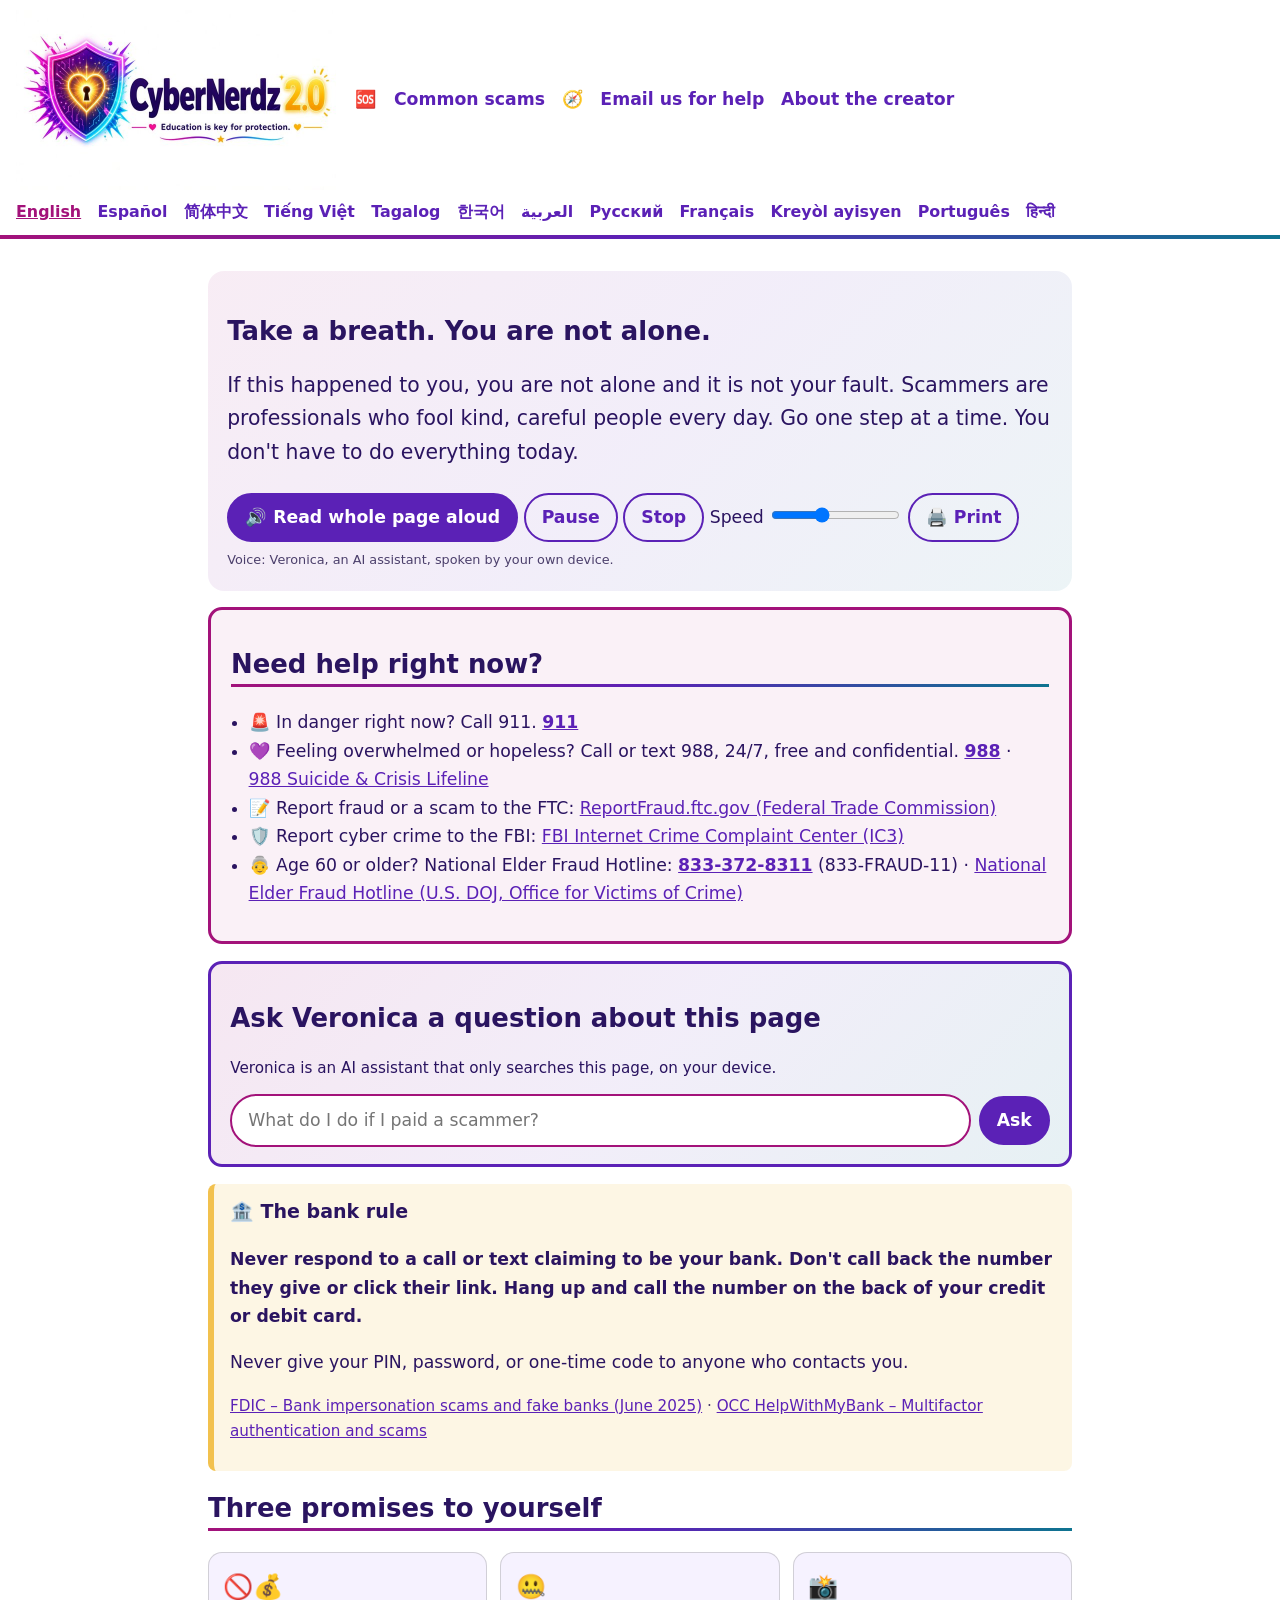
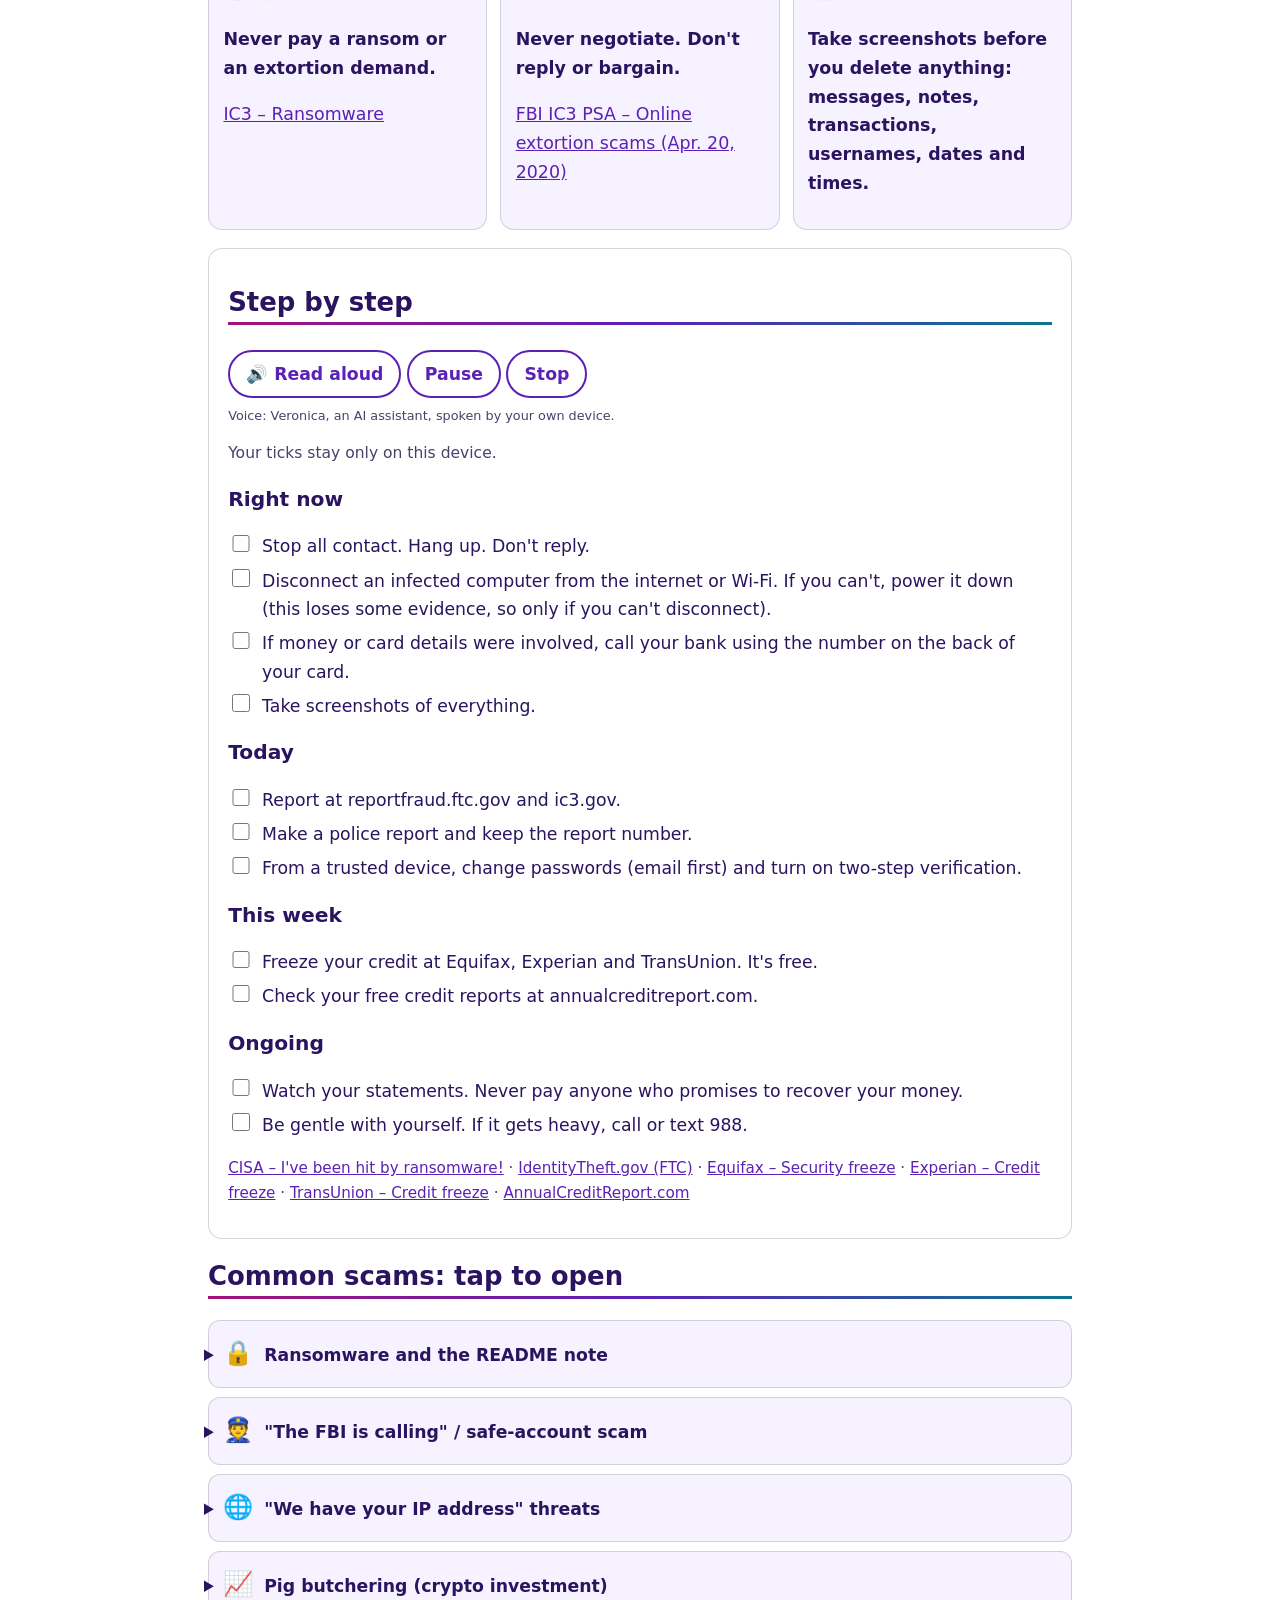
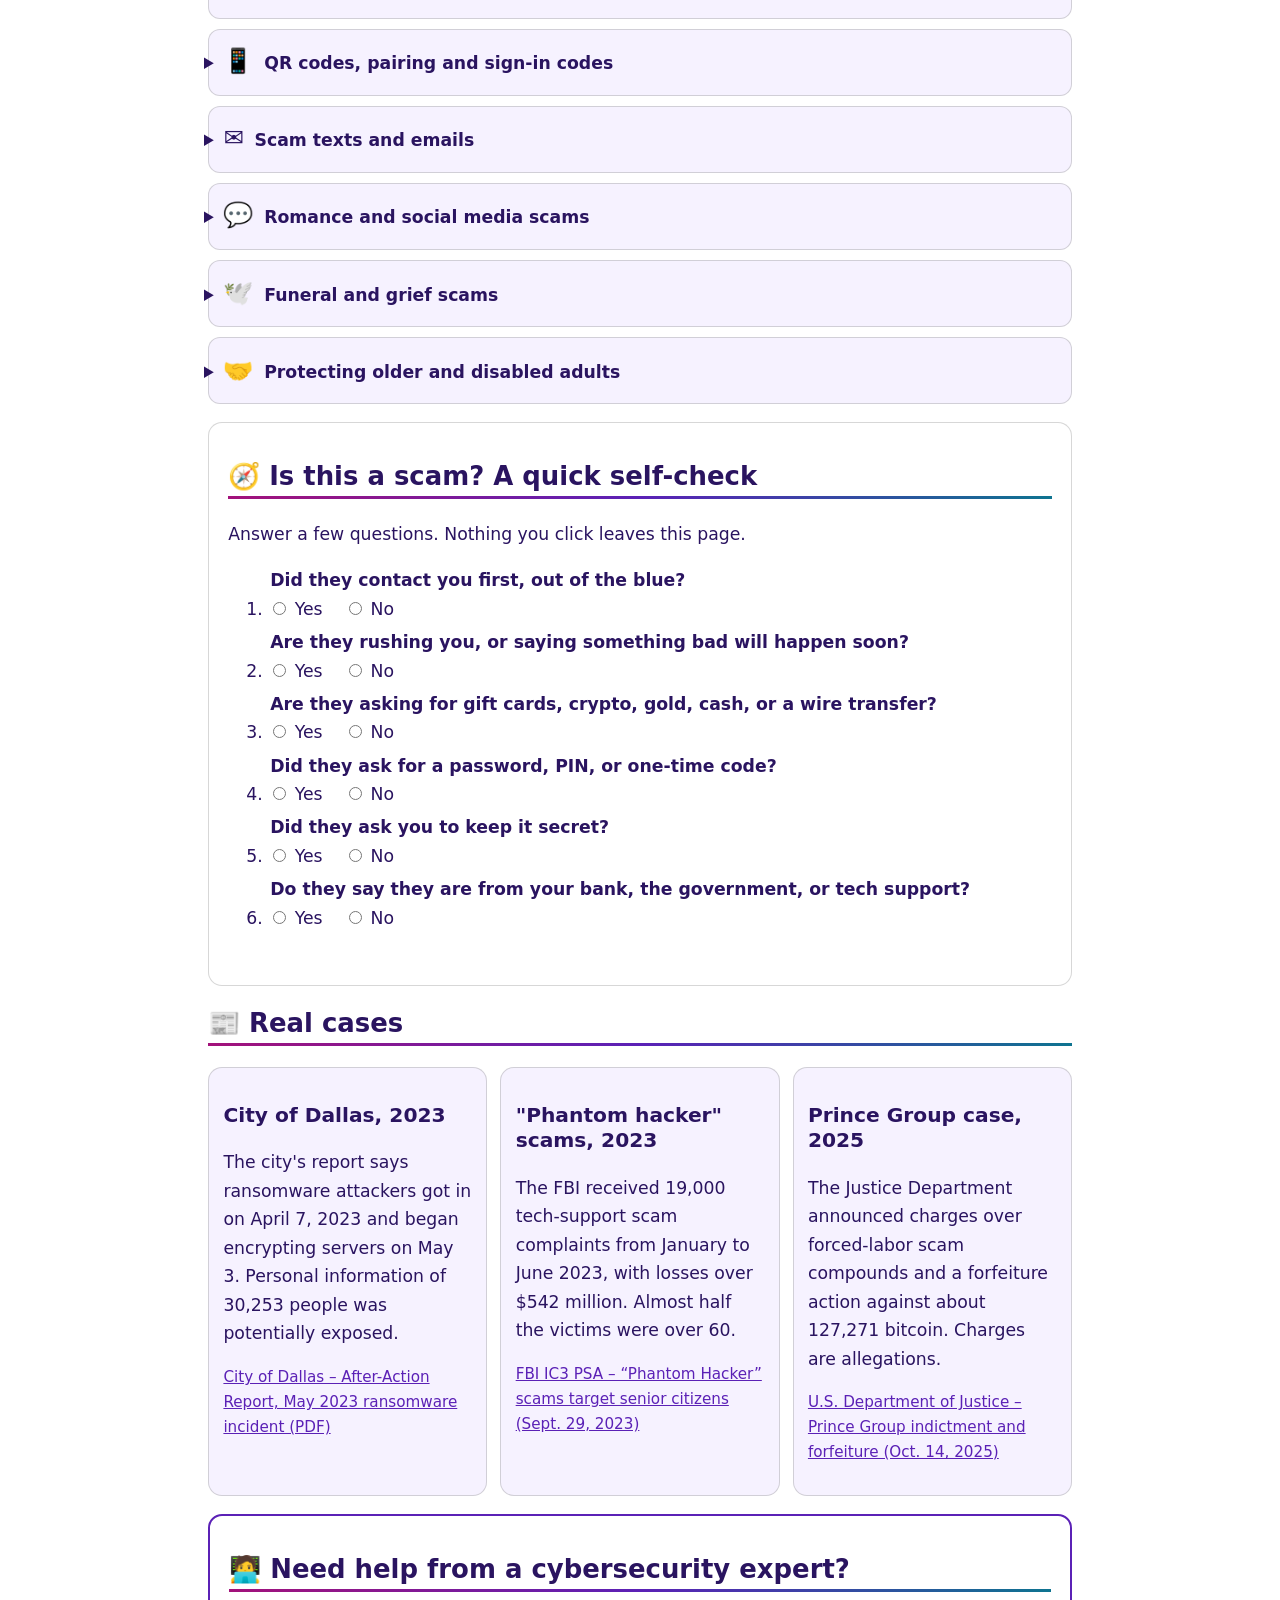
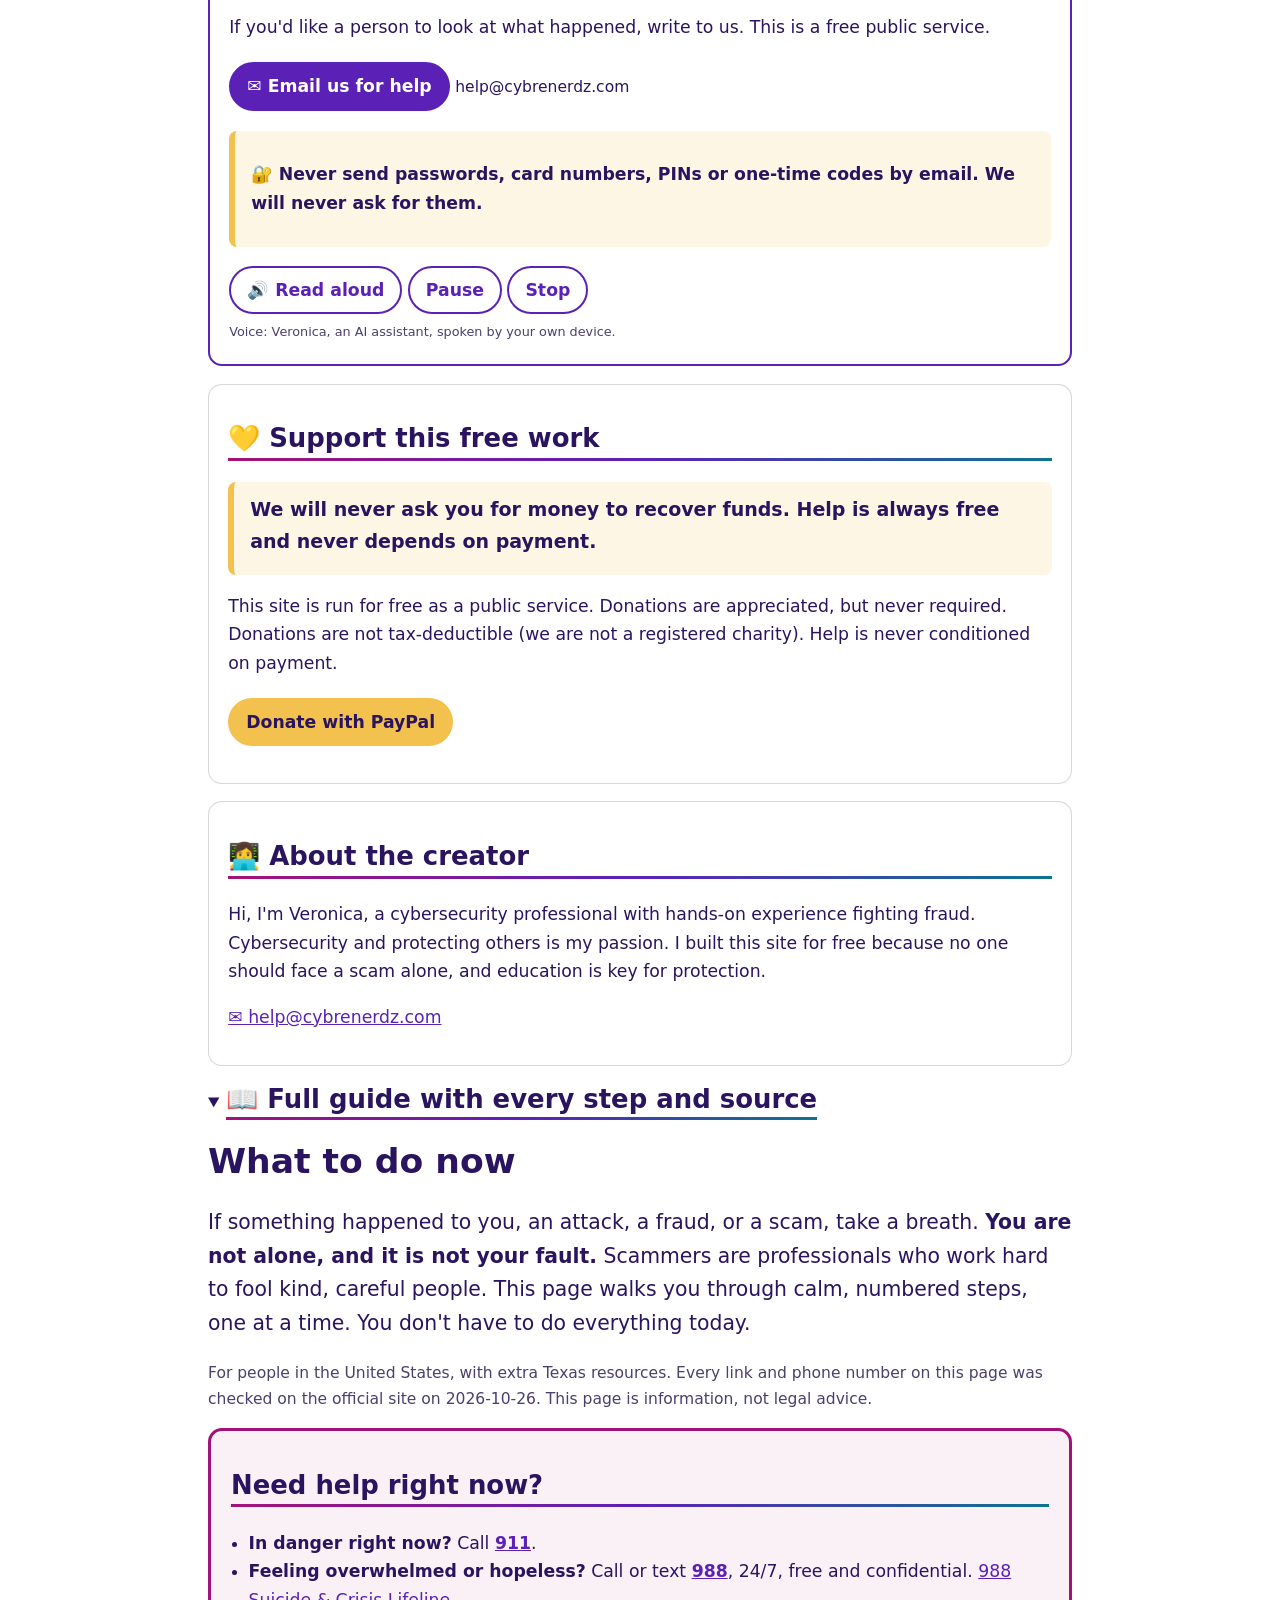
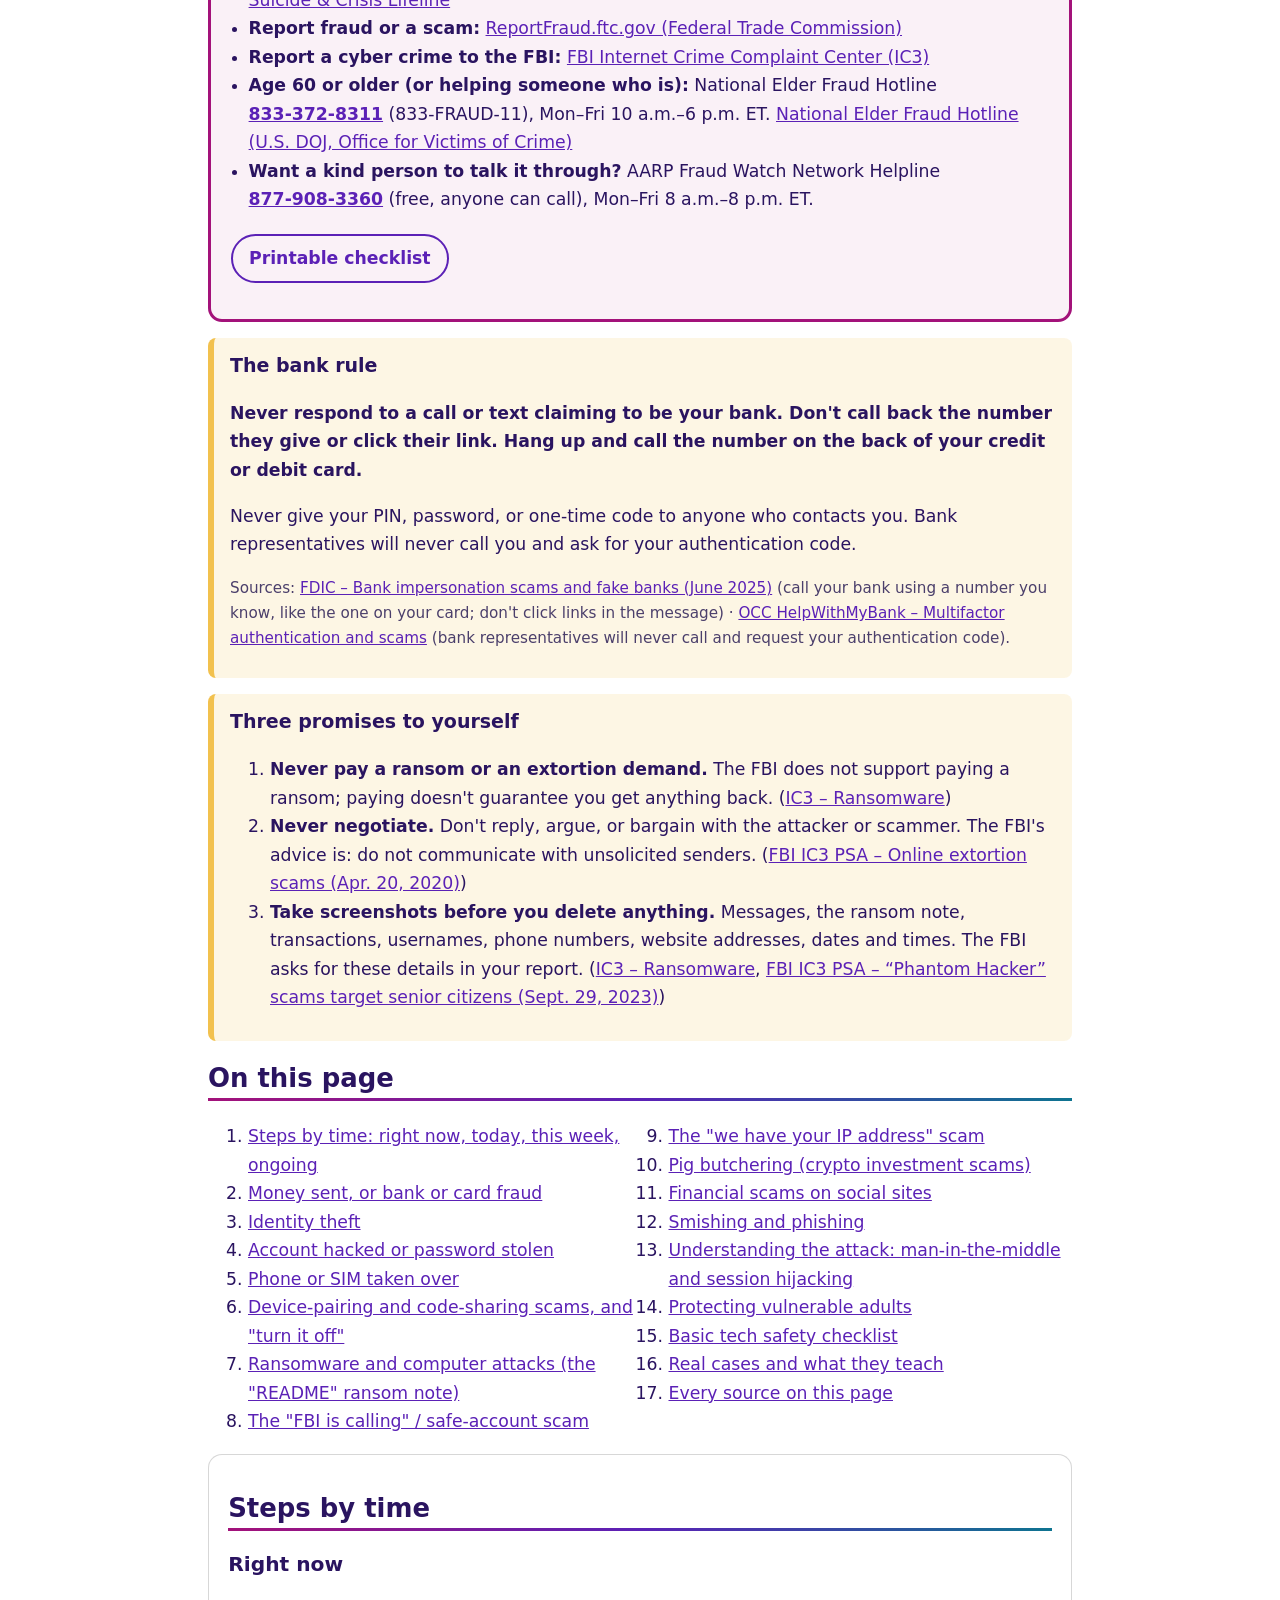
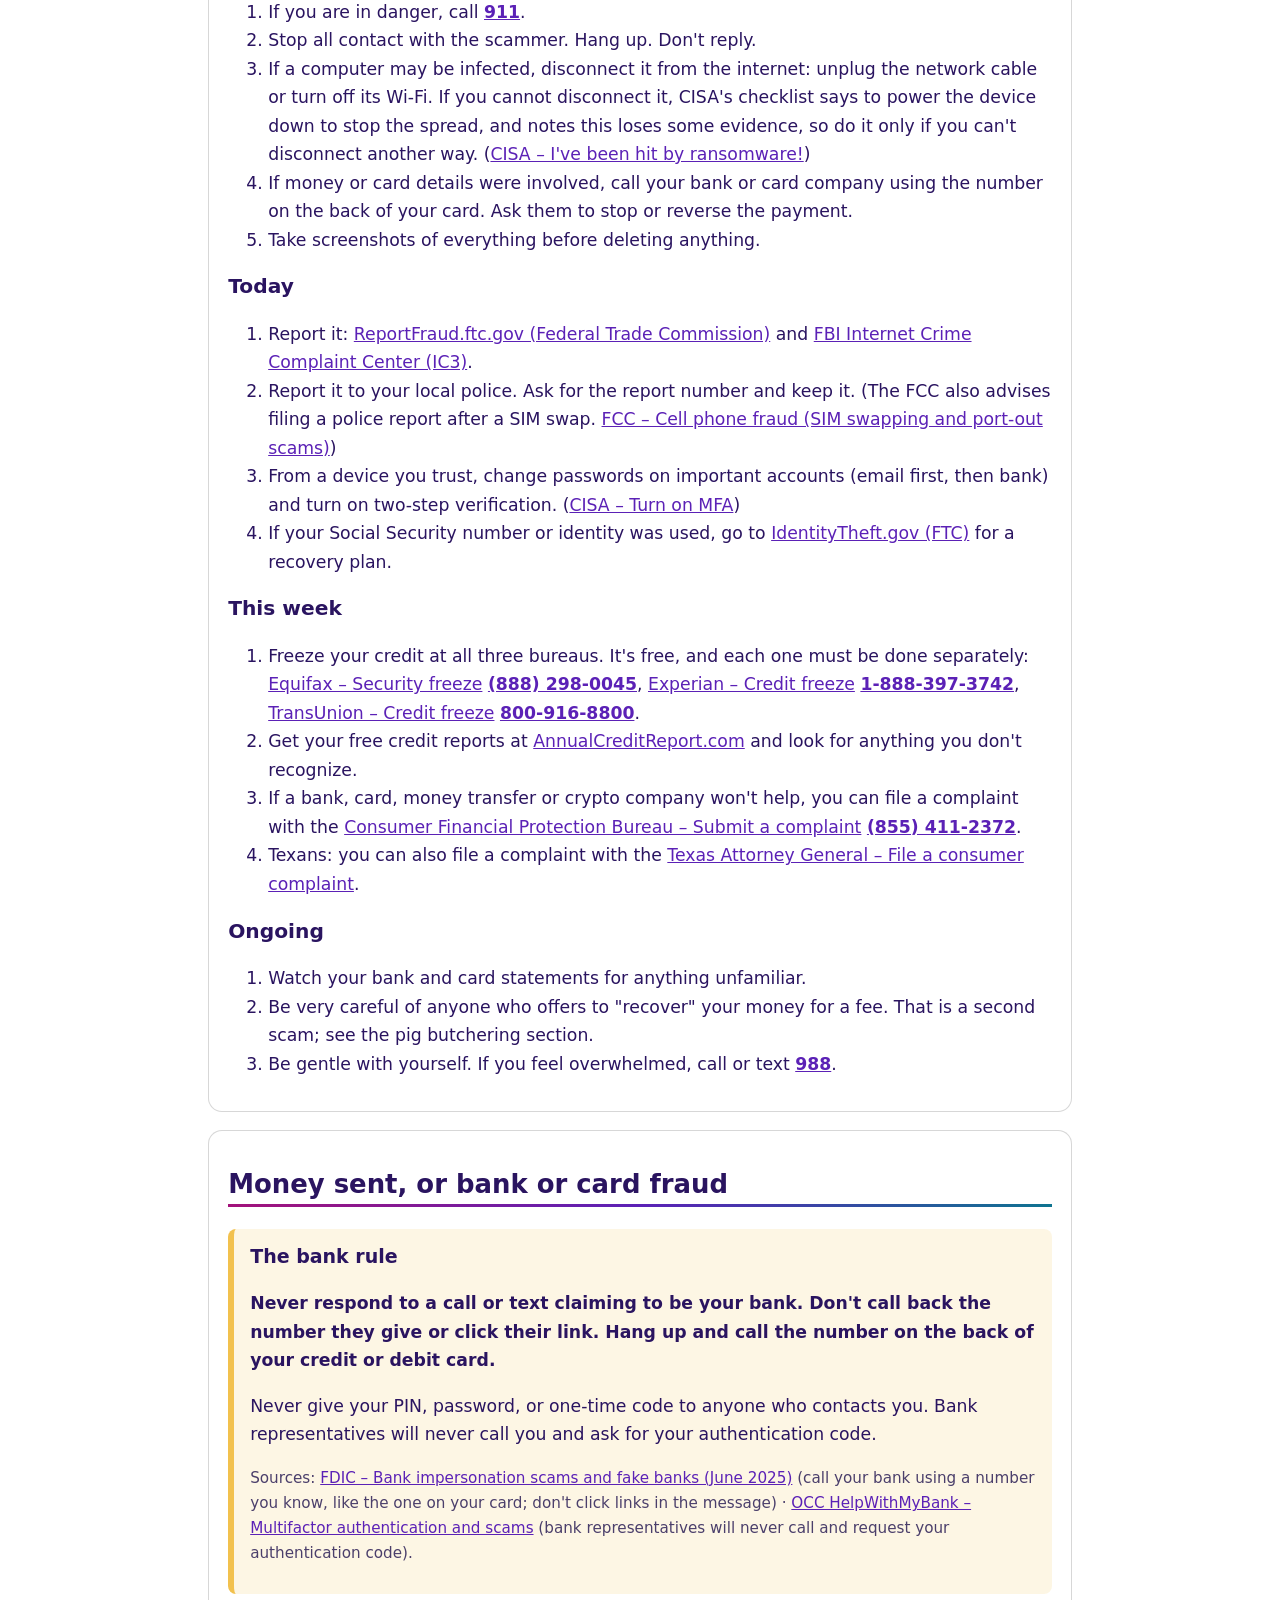
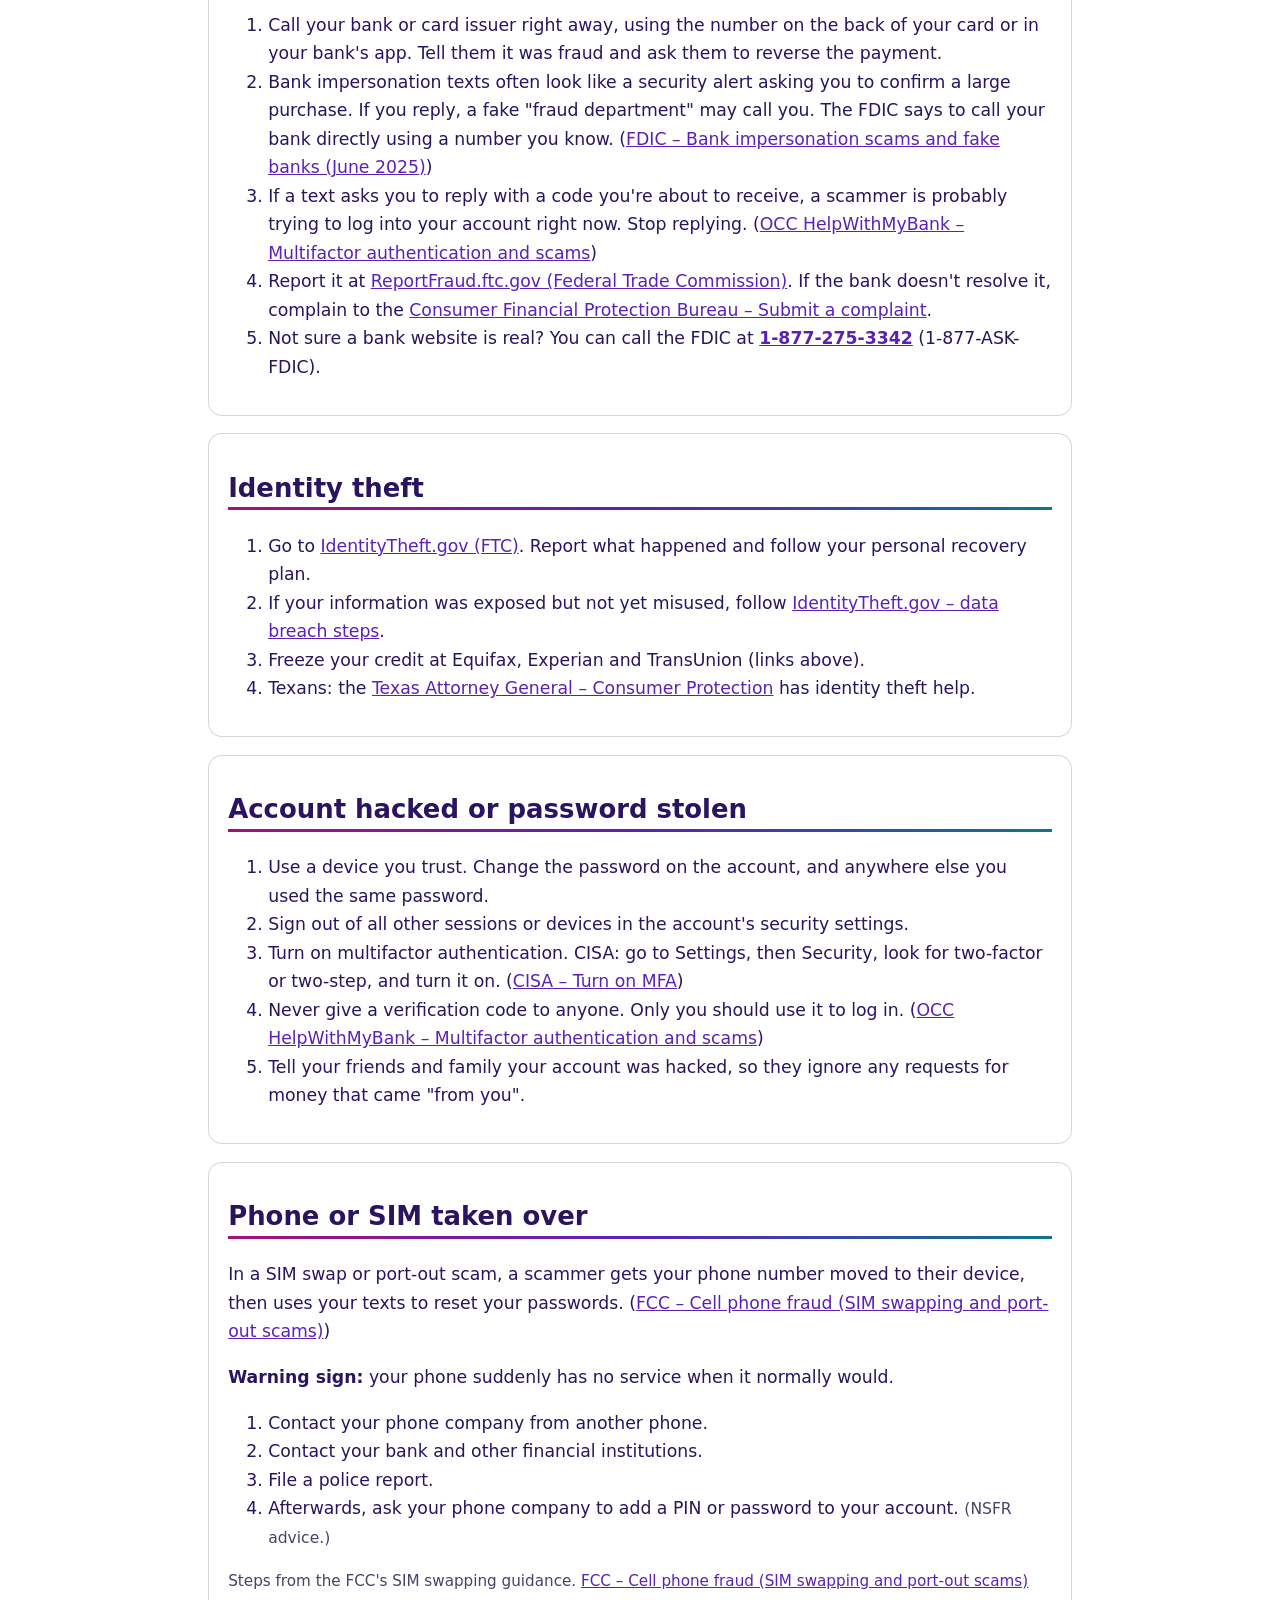
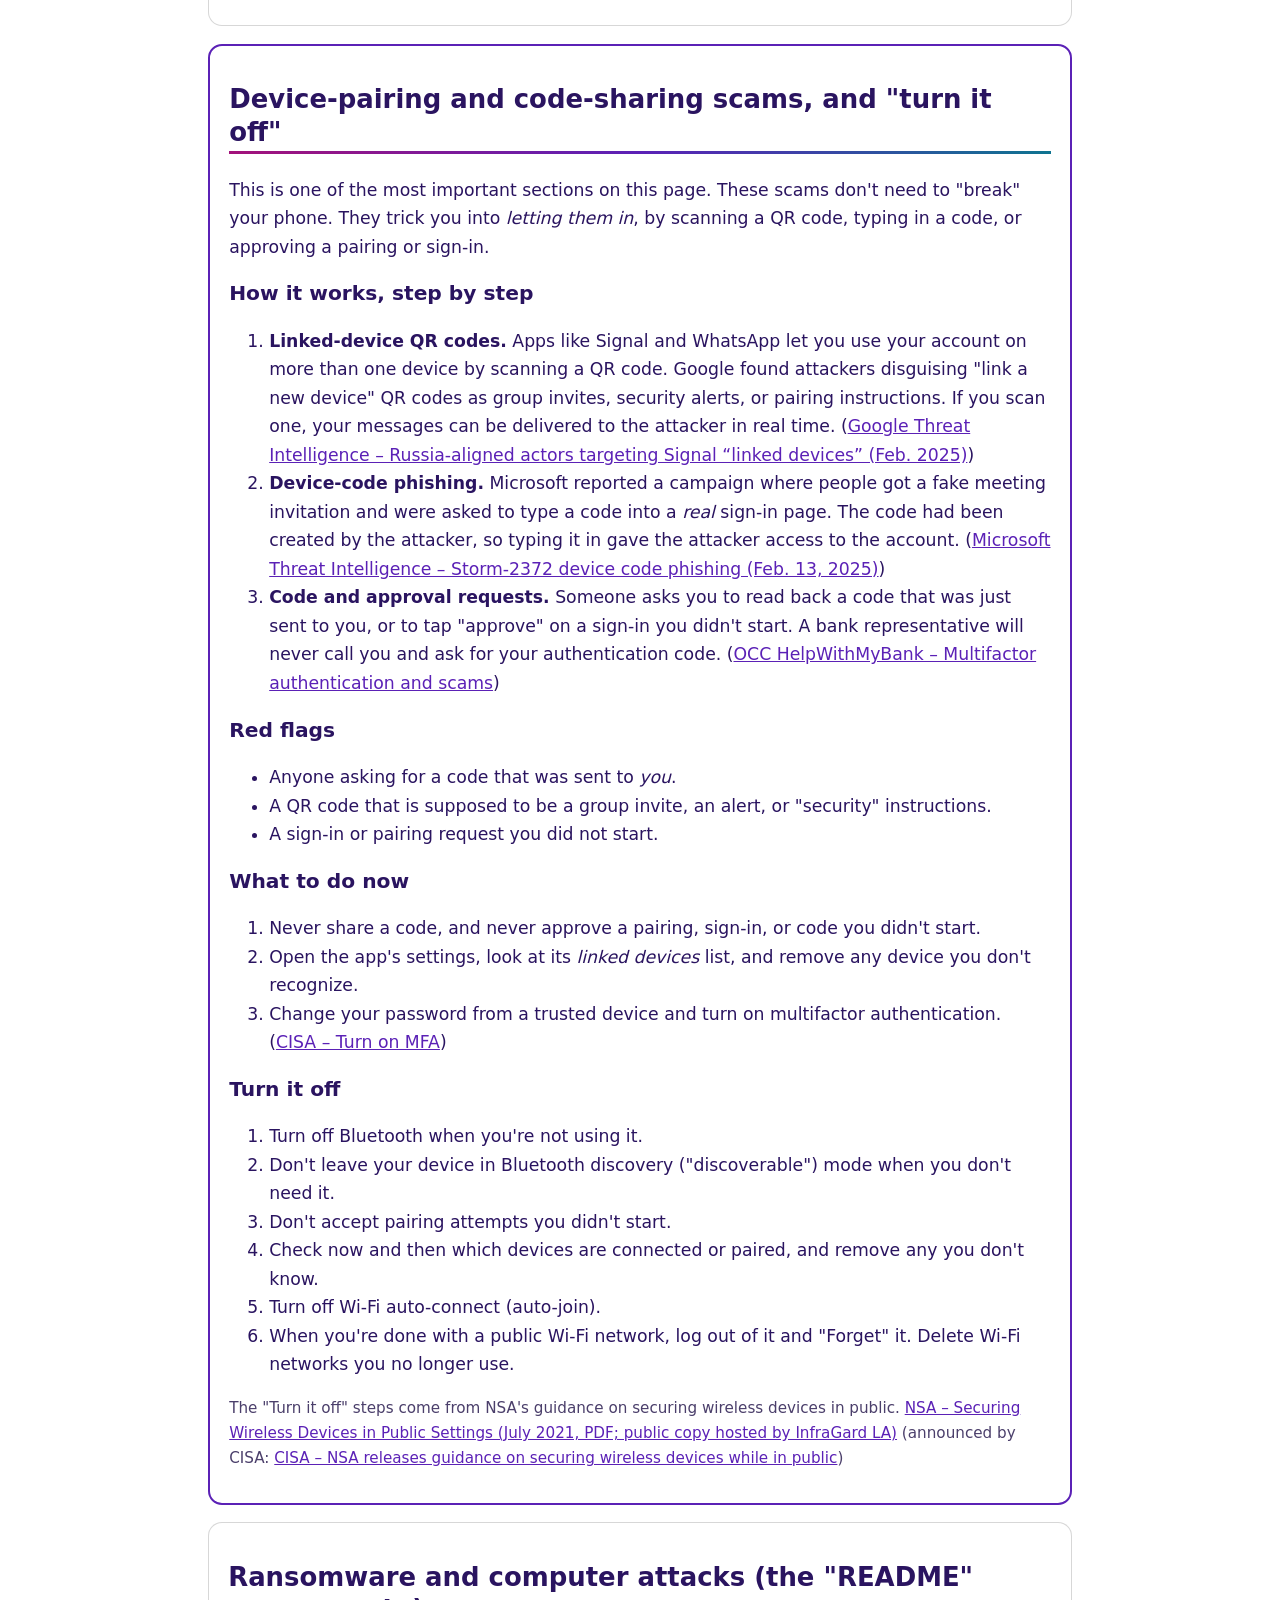
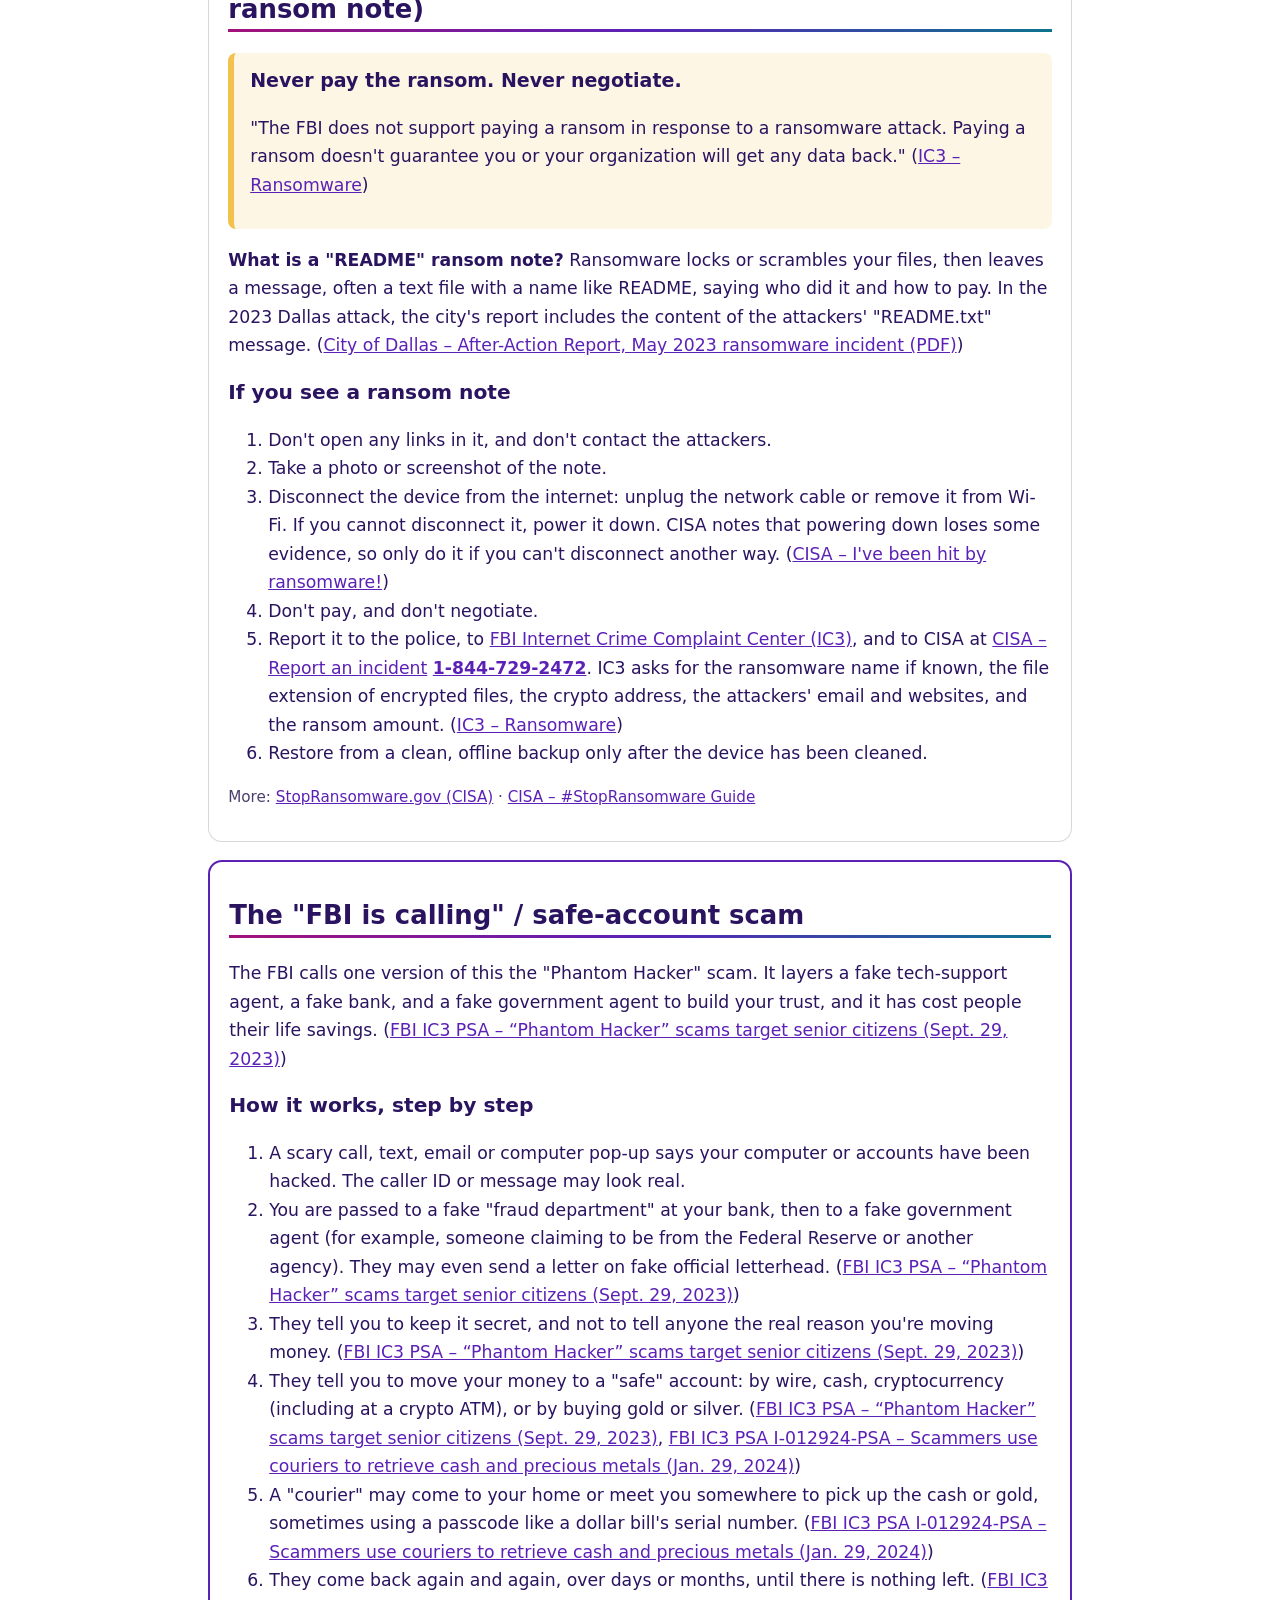
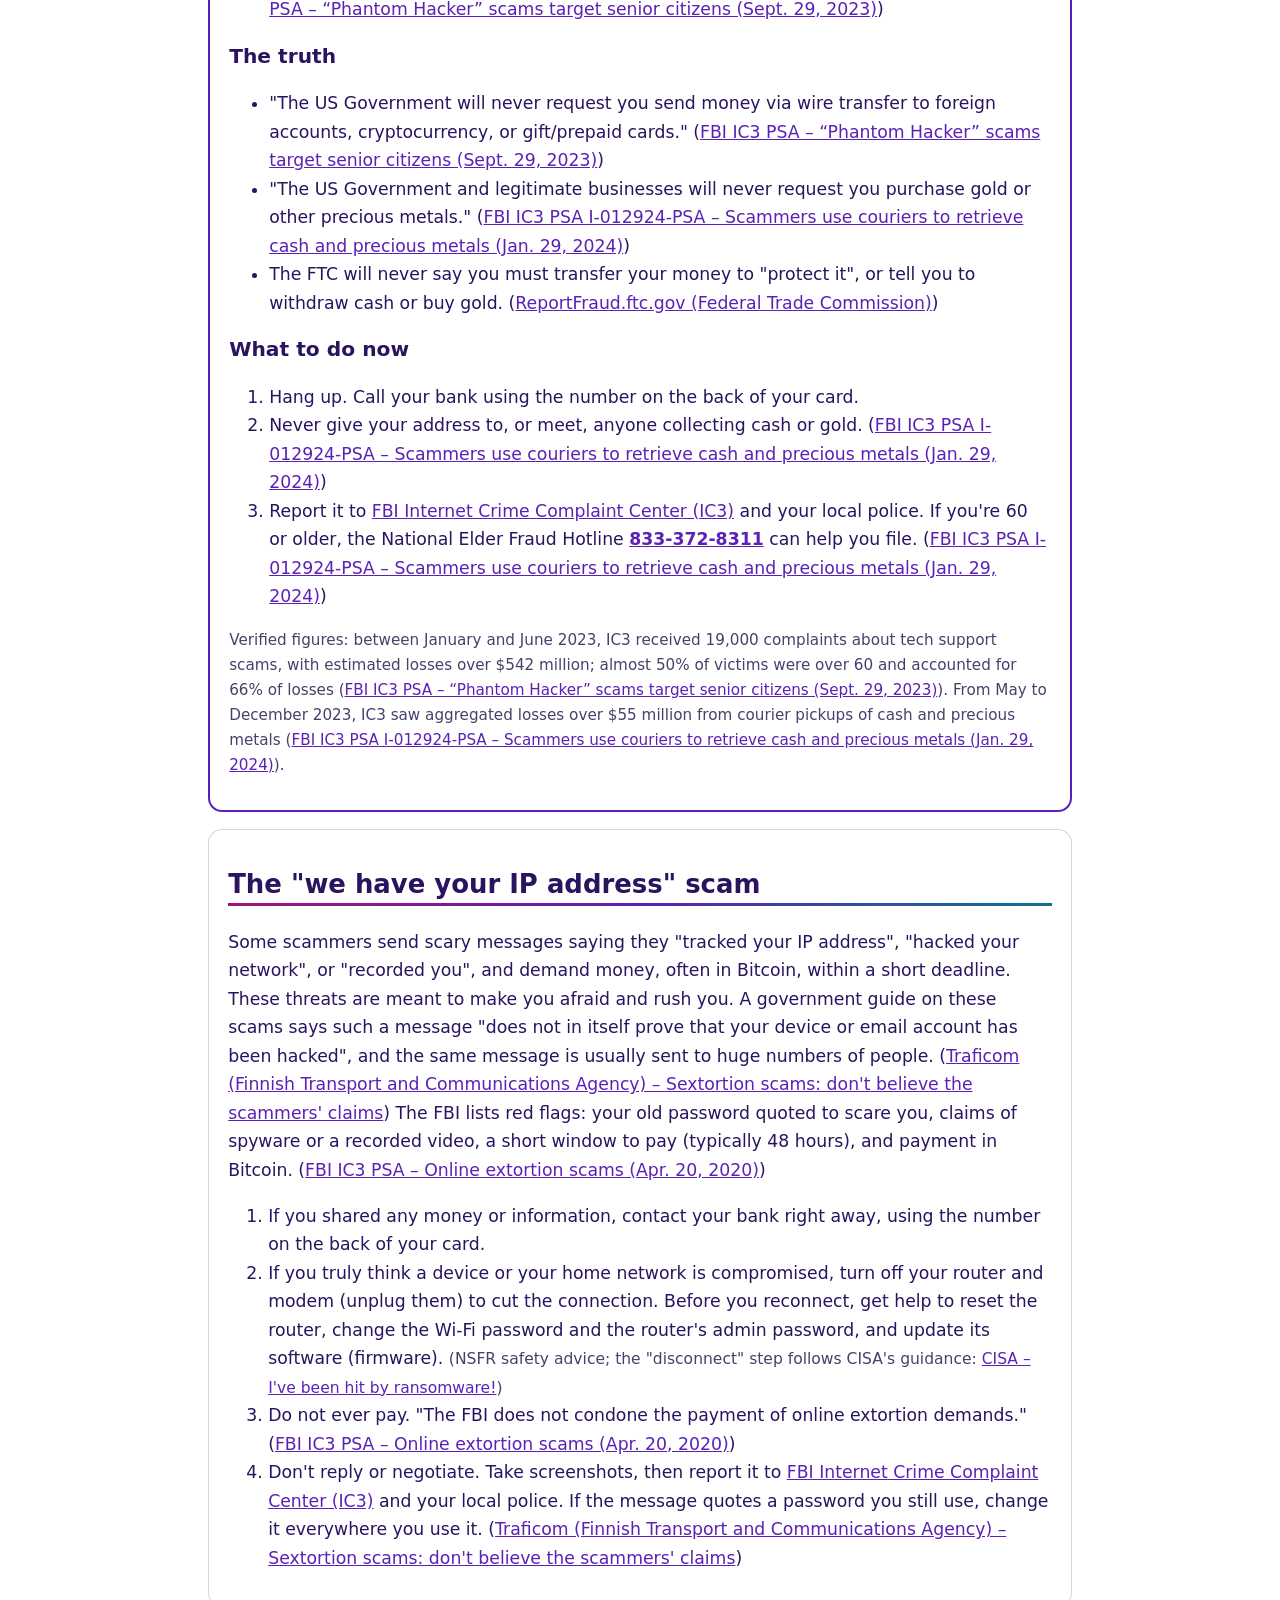
<file: index.html>
<!doctype html>
<html lang="en" dir="ltr" data-voice="en-US"><head><meta charset="utf-8"><meta name="viewport" content="width=device-width, initial-scale=1">
<meta name="referrer" content="no-referrer">
<meta http-equiv="Content-Security-Policy" content="default-src 'none'; script-src 'self' https://static.cloudflareinsights.com; style-src 'self'; img-src 'self'; connect-src https://cloudflareinsights.com; base-uri 'none'; form-action 'none'">
<title>What to do now after an attack, fraud or scam</title><link rel="stylesheet" href="style.css">
<link rel="icon" type="image/png" sizes="32x32" href="assets/favicon.png">
<link rel="icon" type="image/png" sizes="512x512" href="assets/favicon-512.png">
<link rel="apple-touch-icon" sizes="180x180" href="assets/favicon-180.png">
<script src="assets/site.js" defer></script></head><body><a class="skip-link" href="#main">Skip to content</a><header class="site"><a href="index.html" class="brand"><img src="assets/logo-640.jpg" alt="CyberNerdz 2.0 logo" width="320" height="180"></a><nav class="mainnav" aria-label="Site"><a href="#help-now">🆘</a> <a href="#scams">Common scams</a> <a href="#quiz">🧭</a> <a href="#expert">Email us for help</a> <a href="#about">About the creator</a></nav><nav class="langs" aria-label="Language / Idioma / 语言"><a href="index.html" lang="en" hreflang="en" aria-current="true">English</a> <a href="es/index.html" lang="es" hreflang="es">Español</a> <a href="zh/index.html" lang="zh" hreflang="zh">简体中文</a> <a href="vi/index.html" lang="vi" hreflang="vi">Tiếng Việt</a> <a href="tl/index.html" lang="tl" hreflang="tl">Tagalog</a> <a href="ko/index.html" lang="ko" hreflang="ko">한국어</a> <a href="ar/index.html" lang="ar" hreflang="ar">العربية</a> <a href="ru/index.html" lang="ru" hreflang="ru">Русский</a> <a href="fr/index.html" lang="fr" hreflang="fr">Français</a> <a href="ht/index.html" lang="ht" hreflang="ht">Kreyòl ayisyen</a> <a href="pt/index.html" lang="pt" hreflang="pt">Português</a> <a href="hi/index.html" lang="hi" hreflang="hi">हिन्दी</a></nav></header><main id="main"><section class="hero" id="top"><h1>Take a breath. You are not alone.</h1><p class="lead">If this happened to you, you are not alone and it is not your fault. Scammers are professionals who fool kind, careful people every day. Go one step at a time. You don&#x27;t have to do everything today.</p><div class="toolbar js-only" hidden><button type="button" class="btn btn-primary tts-page">🔊 Read whole page aloud</button> <button type="button" class="btn tts-pause">Pause</button> <button type="button" class="btn tts-stop">Stop</button> <label class="speed">Speed <input type="range" class="tts-rate" min="0.6" max="1.4" step="0.1" value="0.9" aria-label="Speed"></label> <button type="button" class="btn js-print">🖨️ Print</button></div><p class="tts-none" hidden>Read-aloud isn&#x27;t available in this browser. You can use your device&#x27;s built-in screen reader instead.</p></section>
<aside class="lifeline" id="help-now"><h2>Need help right now?</h2><ul><li>🚨 In danger right now? Call 911. <a class="tel" href="tel:911">911</a></li><li>💜 Feeling overwhelmed or hopeless? Call or text 988, 24/7, free and confidential. <a class="tel" href="tel:988">988</a> · <a class="src" href="https://988lifeline.org/" rel="noopener noreferrer" target="_blank">988 Suicide &amp; Crisis Lifeline</a></li><li>📝 Report fraud or a scam to the FTC: <a class="src" href="https://reportfraud.ftc.gov/" rel="noopener noreferrer" target="_blank">ReportFraud.ftc.gov (Federal Trade Commission)</a></li><li>🛡️ Report cyber crime to the FBI: <a class="src" href="https://www.ic3.gov/" rel="noopener noreferrer" target="_blank">FBI Internet Crime Complaint Center (IC3)</a></li><li>👵 Age 60 or older? National Elder Fraud Hotline: <a class="tel" href="tel:8333728311">833-372-8311</a> <span class="ltr">(833-FRAUD-11)</span> · <a class="src" href="https://ovc.ojp.gov/program/stop-elder-fraud/providing-help-restoring-hope" rel="noopener noreferrer" target="_blank">National Elder Fraud Hotline (U.S. DOJ, Office for Victims of Crime)</a></li></ul></aside>
<aside class="rule" id="bank-rule"><p class="rule-title">🏦 The bank rule</p><p><strong>Never respond to a call or text claiming to be your bank. Don&#x27;t call back the number they give or click their link. Hang up and call the number on the back of your credit or debit card.</strong></p><p>Never give your PIN, password, or one-time code to anyone who contacts you.</p><p class="cite"><a class="src" href="https://www.fdic.gov/consumer-resource-center/2025-06/bank-impersonation-scams-and-fake-banks" rel="noopener noreferrer" target="_blank">FDIC – Bank impersonation scams and fake banks (June 2025)</a> · <a class="src" href="https://www.helpwithmybank.gov/about/message-from-director/past-message-2021-july/index-past-message-2021-july.html" rel="noopener noreferrer" target="_blank">OCC HelpWithMyBank – Multifactor authentication and scams</a></p></aside>
<section class="promises" id="promises"><h2>Three promises to yourself</h2><div class="grid3"><div class="promise">🚫💰<p><strong>Never pay a ransom or an extortion demand.</strong></p><p class="cite"><a class="src" href="https://www.ic3.gov/CrimeInfo/Ransomware" rel="noopener noreferrer" target="_blank">IC3 – Ransomware</a></p></div><div class="promise">🤐<p><strong>Never negotiate. Don&#x27;t reply or bargain.</strong></p><p class="cite"><a class="src" href="https://www.ic3.gov/PSA/2020/PSA200420" rel="noopener noreferrer" target="_blank">FBI IC3 PSA – Online extortion scams (Apr. 20, 2020)</a></p></div><div class="promise">📸<p><strong>Take screenshots before you delete anything: messages, notes, transactions, usernames, dates and times.</strong></p></div></div></section>
<section class="card" id="steps"><h2>Step by step</h2><div class="tts js-only" data-target="#steps" hidden><button type="button" class="btn tts-play">🔊 Read aloud</button> <button type="button" class="btn tts-pause">Pause</button> <button type="button" class="btn tts-stop">Stop</button></div><p class="small muted">Your ticks stay only on this device.</p>
<h3>Right now</h3><ol class="steps tick">
<li><label><input type="checkbox" class="keep" data-key="en-s1"> <span>Stop all contact. Hang up. Don&#x27;t reply.</span></label></li>
<li><label><input type="checkbox" class="keep" data-key="en-s2"> <span>Disconnect an infected computer from the internet or Wi-Fi. If you can&#x27;t, power it down (this loses some evidence, so only if you can&#x27;t disconnect).</span></label></li>
<li><label><input type="checkbox" class="keep" data-key="en-s3"> <span>If money or card details were involved, call your bank using the number on the back of your card.</span></label></li>
<li><label><input type="checkbox" class="keep" data-key="en-s4"> <span>Take screenshots of everything.</span></label></li>
</ol>
<h3>Today</h3><ol class="steps tick">
<li><label><input type="checkbox" class="keep" data-key="en-s5"> <span>Report at reportfraud.ftc.gov and ic3.gov.</span></label></li>
<li><label><input type="checkbox" class="keep" data-key="en-s6"> <span>Make a police report and keep the report number.</span></label></li>
<li><label><input type="checkbox" class="keep" data-key="en-s7"> <span>From a trusted device, change passwords (email first) and turn on two-step verification.</span></label></li>
</ol>
<h3>This week</h3><ol class="steps tick">
<li><label><input type="checkbox" class="keep" data-key="en-s8"> <span>Freeze your credit at Equifax, Experian and TransUnion. It&#x27;s free.</span></label></li>
<li><label><input type="checkbox" class="keep" data-key="en-s9"> <span>Check your free credit reports at annualcreditreport.com.</span></label></li>
</ol>
<h3>Ongoing</h3><ol class="steps tick">
<li><label><input type="checkbox" class="keep" data-key="en-s10"> <span>Watch your statements. Never pay anyone who promises to recover your money.</span></label></li>
<li><label><input type="checkbox" class="keep" data-key="en-s11"> <span>Be gentle with yourself. If it gets heavy, call or text 988.</span></label></li>
</ol>
<p class="cite"><a class="src" href="https://www.cisa.gov/stopransomware/ive-been-hit-ransomware" rel="noopener noreferrer" target="_blank">CISA – I&#x27;ve been hit by ransomware!</a> · <a class="src" href="https://www.identitytheft.gov/" rel="noopener noreferrer" target="_blank">IdentityTheft.gov (FTC)</a> · <a class="src" href="https://www.equifax.com/personal/credit-report-services/credit-freeze/" rel="noopener noreferrer" target="_blank">Equifax – Security freeze</a> · <a class="src" href="https://www.experian.com/help/credit-freeze/" rel="noopener noreferrer" target="_blank">Experian – Credit freeze</a> · <a class="src" href="https://www.transunion.com/credit-freeze" rel="noopener noreferrer" target="_blank">TransUnion – Credit freeze</a> · <a class="src" href="https://www.annualcreditreport.com/" rel="noopener noreferrer" target="_blank">AnnualCreditReport.com</a></p></section>
<section id="scams"><h2>Common scams: tap to open</h2><div class="cards">
<details class="scard" id="scam-1"><summary><span class="ico" aria-hidden="true">🔒</span> Ransomware and the README note</summary><div><p>Don&#x27;t open links in the note. Don&#x27;t contact or pay. Screenshot it, disconnect the device, and report to the police, IC3 and CISA.</p><p class="cite"><a class="src" href="https://www.ic3.gov/CrimeInfo/Ransomware" rel="noopener noreferrer" target="_blank">IC3 – Ransomware</a> · <a class="src" href="https://www.cisa.gov/stopransomware/ive-been-hit-ransomware" rel="noopener noreferrer" target="_blank">CISA – I&#x27;ve been hit by ransomware!</a></p><div class="tts js-only" data-target="#scam-1" hidden><button type="button" class="btn tts-play">🔊 Read aloud</button> <button type="button" class="btn tts-pause">Pause</button> <button type="button" class="btn tts-stop">Stop</button></div></div></details>
<details class="scard" id="scam-2"><summary><span class="ico" aria-hidden="true">👮</span> &quot;The FBI is calling&quot; / safe-account scam</summary><div><p>The government never asks you to move money to a &quot;safe&quot; account, or for cash, gold, gift cards or crypto. Hang up and call the number on your card.</p><p class="cite"><a class="src" href="https://www.ic3.gov/PSA/2023/PSA230929" rel="noopener noreferrer" target="_blank">FBI IC3 PSA – “Phantom Hacker” scams target senior citizens (Sept. 29, 2023)</a> · <a class="src" href="https://www.ic3.gov/PSA/2024/PSA240129" rel="noopener noreferrer" target="_blank">FBI IC3 PSA I-012924-PSA – Scammers use couriers to retrieve cash and precious metals (Jan. 29, 2024)</a></p><div class="tts js-only" data-target="#scam-2" hidden><button type="button" class="btn tts-play">🔊 Read aloud</button> <button type="button" class="btn tts-pause">Pause</button> <button type="button" class="btn tts-stop">Stop</button></div></div></details>
<details class="scard" id="scam-3"><summary><span class="ico" aria-hidden="true">🌐</span> &quot;We have your IP address&quot; threats</summary><div><p>An IP address alone does not give anyone control of you or your device. It&#x27;s a scare tactic. Don&#x27;t pay, don&#x27;t reply, screenshot and report.</p><p class="cite"><a class="src" href="https://www.ic3.gov/PSA/2020/PSA200420" rel="noopener noreferrer" target="_blank">FBI IC3 PSA – Online extortion scams (Apr. 20, 2020)</a> · <a class="src" href="https://traficom.fi/en/everyday-information-security/sextortion-scams-dont-believe-scammers-claims" rel="noopener noreferrer" target="_blank">Traficom (Finnish Transport and Communications Agency) – Sextortion scams: don&#x27;t believe the scammers&#x27; claims</a></p><div class="tts js-only" data-target="#scam-3" hidden><button type="button" class="btn tts-play">🔊 Read aloud</button> <button type="button" class="btn tts-pause">Pause</button> <button type="button" class="btn tts-stop">Stop</button></div></div></details>
<details class="scard" id="scam-4"><summary><span class="ico" aria-hidden="true">📈</span> Pig butchering (crypto investment)</summary><div><p>A friendly stranger leads you to a fake platform with fake gains, then demands &quot;taxes&quot; or &quot;fees&quot; to withdraw. Stop paying and report.</p><p class="cite"><a class="src" href="https://www.fincen.gov/sites/default/files/shared/FinCEN_Alert_Pig_Butchering_FINAL_508c.pdf" rel="noopener noreferrer" target="_blank">FinCEN Alert FIN-2023-Alert005 on “pig butchering” (PDF)</a> · <a class="src" href="https://www.justice.gov/opa/pr/chairman-prince-group-indicted-operating-cambodian-forced-labor-scam-compounds-engaged" rel="noopener noreferrer" target="_blank">U.S. Department of Justice – Prince Group indictment and forfeiture (Oct. 14, 2025)</a></p><div class="tts js-only" data-target="#scam-4" hidden><button type="button" class="btn tts-play">🔊 Read aloud</button> <button type="button" class="btn tts-pause">Pause</button> <button type="button" class="btn tts-stop">Stop</button></div></div></details>
<details class="scard" id="scam-5"><summary><span class="ico" aria-hidden="true">📱</span> QR codes, pairing and sign-in codes</summary><div><p>Never scan a &quot;group invite&quot; QR code you didn&#x27;t expect, never share a code, never approve a sign-in you didn&#x27;t start. Remove unknown linked devices.</p><p class="cite"><a class="src" href="https://cloud.google.com/blog/topics/threat-intelligence/russia-targeting-signal-messenger" rel="noopener noreferrer" target="_blank">Google Threat Intelligence – Russia-aligned actors targeting Signal “linked devices” (Feb. 2025)</a> · <a class="src" href="https://www.microsoft.com/en-us/security/blog/2025/02/13/storm-2372-conducts-device-code-phishing-campaign/" rel="noopener noreferrer" target="_blank">Microsoft Threat Intelligence – Storm-2372 device code phishing (Feb. 13, 2025)</a></p><div class="tts js-only" data-target="#scam-5" hidden><button type="button" class="btn tts-play">🔊 Read aloud</button> <button type="button" class="btn tts-pause">Pause</button> <button type="button" class="btn tts-stop">Stop</button></div></div></details>
<details class="scard" id="scam-6"><summary><span class="ico" aria-hidden="true">✉️</span> Scam texts and emails</summary><div><p>Don&#x27;t click. Check in the official app. Forward texts to 7726 and emails to reportphishing@apwg.org.</p><p class="cite"><a class="src" href="https://www.uspis.gov/news/scam-article/smishing" rel="noopener noreferrer" target="_blank">U.S. Postal Inspection Service – Smishing: package tracking text scams</a> · <a class="src" href="https://apwg.org/reportphishing/" rel="noopener noreferrer" target="_blank">Anti-Phishing Working Group – Report phishing emails</a></p><div class="tts js-only" data-target="#scam-6" hidden><button type="button" class="btn tts-play">🔊 Read aloud</button> <button type="button" class="btn tts-pause">Pause</button> <button type="button" class="btn tts-stop">Stop</button></div></div></details>
<details class="scard" id="scam-7"><summary><span class="ico" aria-hidden="true">💬</span> Romance and social media scams</summary><div><p>Someone you&#x27;ve never met in person asks for money or an investment. Stop sending money and talk to someone you trust.</p><p class="cite"><a class="src" href="https://reportfraud.ftc.gov/" rel="noopener noreferrer" target="_blank">ReportFraud.ftc.gov (Federal Trade Commission)</a> · <a class="src" href="https://www.ic3.gov/" rel="noopener noreferrer" target="_blank">FBI Internet Crime Complaint Center (IC3)</a></p><div class="tts js-only" data-target="#scam-7" hidden><button type="button" class="btn tts-play">🔊 Read aloud</button> <button type="button" class="btn tts-pause">Pause</button> <button type="button" class="btn tts-stop">Stop</button></div></div></details>
<details class="scard" id="scam-8"><summary><span class="ico" aria-hidden="true">🕊️</span> Funeral and grief scams</summary><div><p>We are so sorry for your loss. A funeral home won&#x27;t charge a fee just to watch a service. Ask the funeral home directly for the real link.</p><p class="cite"><a class="src" href="https://www.wgem.com/2024/01/24/scammers-target-grieving-families-with-fake-facebook-pages/" rel="noopener noreferrer" target="_blank">WGEM News – BBB warns of fake funeral livestream pages (Jan. 2024)</a></p><div class="tts js-only" data-target="#scam-8" hidden><button type="button" class="btn tts-play">🔊 Read aloud</button> <button type="button" class="btn tts-pause">Pause</button> <button type="button" class="btn tts-stop">Stop</button></div></div></details>
<details class="scard" id="scam-9"><summary><span class="ico" aria-hidden="true">🤝</span> Protecting older and disabled adults</summary><div><p>Texas Abuse Hotline 1-800-252-5400 or txabusehotline.org. Elder Fraud Hotline 833-FRAUD-11.</p><p class="cite"><a class="src" href="https://www.dfps.texas.gov/Contact_Us/report_abuse.asp" rel="noopener noreferrer" target="_blank">Texas Abuse Hotline (Texas DFPS – Adult Protective Services)</a> · <a class="src" href="https://ovc.ojp.gov/program/stop-elder-fraud/providing-help-restoring-hope" rel="noopener noreferrer" target="_blank">National Elder Fraud Hotline (U.S. DOJ, Office for Victims of Crime)</a></p><div class="tts js-only" data-target="#scam-9" hidden><button type="button" class="btn tts-play">🔊 Read aloud</button> <button type="button" class="btn tts-pause">Pause</button> <button type="button" class="btn tts-stop">Stop</button></div></div></details>
</div></section>
<section class="card quiz" id="quiz"><h2>🧭 Is this a scam? A quick self-check</h2><p>Answer a few questions. Nothing you click leaves this page.</p><noscript><p class="small">(Read-aloud isn&#x27;t available in this browser. You can use your device&#x27;s built-in screen reader instead.)</p></noscript><ol>
<li><fieldset><legend>Did they contact you first, out of the blue?</legend><label><input type="radio" name="q0" value="1"> Yes</label> <label><input type="radio" name="q0" value="0"> No</label></fieldset></li>
<li><fieldset><legend>Are they rushing you, or saying something bad will happen soon?</legend><label><input type="radio" name="q1" value="1"> Yes</label> <label><input type="radio" name="q1" value="0"> No</label></fieldset></li>
<li><fieldset><legend>Are they asking for gift cards, crypto, gold, cash, or a wire transfer?</legend><label><input type="radio" name="q2" value="1"> Yes</label> <label><input type="radio" name="q2" value="0"> No</label></fieldset></li>
<li><fieldset><legend>Did they ask for a password, PIN, or one-time code?</legend><label><input type="radio" name="q3" value="1"> Yes</label> <label><input type="radio" name="q3" value="0"> No</label></fieldset></li>
<li><fieldset><legend>Did they ask you to keep it secret?</legend><label><input type="radio" name="q4" value="1"> Yes</label> <label><input type="radio" name="q4" value="0"> No</label></fieldset></li>
<li><fieldset><legend>Do they say they are from your bank, the government, or tech support?</legend><label><input type="radio" name="q5" value="1"> Yes</label> <label><input type="radio" name="q5" value="0"> No</label></fieldset></li>
</ol><div class="quiz-out" aria-live="polite" data-r0="No warning signs from these questions. Still, if anything feels off, stop and check with someone you trust." data-r1="Be careful: there is at least one warning sign. Stop and verify using a phone number or app you already know." data-r2="This looks like a scam. Stop contact, don&#x27;t pay, and use the steps on this page."></div></section>
<section id="cases"><h2>📰 Real cases</h2><div class="grid3">
<article class="story"><h3>City of Dallas, 2023</h3><p>The city&#x27;s report says ransomware attackers got in on April 7, 2023 and began encrypting servers on May 3. Personal information of 30,253 people was potentially exposed.</p><p class="cite"><a class="src" href="https://dallascityhall.com/departments/ciservices/DCH%20Documents/dallas-after-action-review-slideshow-of-ransomware-attack.pdf" rel="noopener noreferrer" target="_blank">City of Dallas – After-Action Report, May 2023 ransomware incident (PDF)</a></p></article>
<article class="story"><h3>&quot;Phantom hacker&quot; scams, 2023</h3><p>The FBI received 19,000 tech-support scam complaints from January to June 2023, with losses over $542 million. Almost half the victims were over 60.</p><p class="cite"><a class="src" href="https://www.ic3.gov/PSA/2023/PSA230929" rel="noopener noreferrer" target="_blank">FBI IC3 PSA – “Phantom Hacker” scams target senior citizens (Sept. 29, 2023)</a></p></article>
<article class="story"><h3>Prince Group case, 2025</h3><p>The Justice Department announced charges over forced-labor scam compounds and a forfeiture action against about 127,271 bitcoin. Charges are allegations.</p><p class="cite"><a class="src" href="https://www.justice.gov/opa/pr/chairman-prince-group-indicted-operating-cambodian-forced-labor-scam-compounds-engaged" rel="noopener noreferrer" target="_blank">U.S. Department of Justice – Prince Group indictment and forfeiture (Oct. 14, 2025)</a></p></article>
</div></section>
<section class="card feature" id="expert"><h2>🧑‍💻 Need help from a cybersecurity expert?</h2><p>If you&#x27;d like a person to look at what happened, write to us. This is a free public service.</p><p><a class="btn btn-primary" href="mailto:help@cybrenerdz.com?subject=Help%20request">✉️ Email us for help</a> <span class="small">help@cybrenerdz.com</span></p><aside class="rule"><p>🔐 <strong>Never send passwords, card numbers, PINs or one-time codes by email. We will never ask for them.</strong></p></aside><div class="tts js-only" data-target="#expert" hidden><button type="button" class="btn tts-play">🔊 Read aloud</button> <button type="button" class="btn tts-pause">Pause</button> <button type="button" class="btn tts-stop">Stop</button></div></section>
<section class="card" id="support"><h2>💛 Support this free work</h2><aside class="rule"><p class="rule-title">We will never ask you for money to recover funds. Help is always free and never depends on payment.</p></aside><p>This site is run for free as a public service. Donations are appreciated, but never required. Donations are not tax-deductible (we are not a registered charity). Help is never conditioned on payment.</p><p><a class="btn btn-gold" href="https://www.paypal.com/donate?business=help%40cybrenerdz.com&amp;currency_code=USD" rel="noopener noreferrer" target="_blank">Donate with PayPal</a></p></section>
<section class="card about" id="about"><h2>👩‍💻 About the creator</h2><p>Hi, I&#x27;m Veronica, a cybersecurity professional with hands-on experience fighting fraud. Cybersecurity and protecting others is my passion. I built this site for free because no one should face a scam alone, and education is key for protection.</p><p><a href="mailto:help@cybrenerdz.com?subject=Help%20request">✉️ help@cybrenerdz.com</a></p></section>
<details class="guide" id="guide" open><summary><h2>📖 Full guide with every step and source</h2></summary>
<div class="wtd">
<header class="wtd-hero">
<h1>What to do now</h1>
<p class="lead">If something happened to you, an attack, a fraud, or a scam, take a breath. <strong>You are not alone, and it is not your fault.</strong> Scammers are professionals who work hard to fool kind, careful people. This page walks you through calm, numbered steps, one at a time. You don't have to do everything today.</p>
<p class="small muted">For people in the United States, with extra Texas resources. Every link and phone number on this page was checked on the official site on 2026-10-26. This page is information, not legal advice.</p>
</header>

<aside class="lifeline" id="help-now" aria-labelledby="help-now-h">
<h2 id="help-now-h">Need help right now?</h2>
<ul>
<li><strong>In danger right now?</strong> Call <a class="tel" href="tel:911">911</a>.</li>
<li><strong>Feeling overwhelmed or hopeless?</strong> Call or text <a class="tel" href="tel:988">988</a>, 24/7, free and confidential. <a class="src" href="https://988lifeline.org/" rel="noopener noreferrer" target="_blank">988 Suicide &amp; Crisis Lifeline</a></li>
<li><strong>Report fraud or a scam:</strong> <a class="src" href="https://reportfraud.ftc.gov/" rel="noopener noreferrer" target="_blank">ReportFraud.ftc.gov (Federal Trade Commission)</a></li>
<li><strong>Report a cyber crime to the FBI:</strong> <a class="src" href="https://www.ic3.gov/" rel="noopener noreferrer" target="_blank">FBI Internet Crime Complaint Center (IC3)</a></li>
<li><strong>Age 60 or older (or helping someone who is):</strong> National Elder Fraud Hotline <a class="tel" href="tel:8333728311">833-372-8311</a> (833-FRAUD-11), Mon–Fri 10 a.m.–6 p.m. ET. <a class="src" href="https://ovc.ojp.gov/program/stop-elder-fraud/providing-help-restoring-hope" rel="noopener noreferrer" target="_blank">National Elder Fraud Hotline (U.S. DOJ, Office for Victims of Crime)</a></li>
<li><strong>Want a kind person to talk it through?</strong> AARP Fraud Watch Network Helpline <a class="tel" href="tel:8779083360">877-908-3360</a> (free, anyone can call), Mon–Fri 8 a.m.–8 p.m. ET.</li>
</ul>
<p><a class="btn" href="checklist.html">Printable checklist</a></p>
</aside>

<aside class="rule" role="note" aria-label="Important rule">
<p class="rule-title">The bank rule</p>
<p><strong>Never respond to a call or text claiming to be your bank. Don't call back the number they give or click their link. Hang up and call the number on the back of your credit or debit card.</strong></p>
<p>Never give your PIN, password, or one-time code to anyone who contacts you. Bank representatives will never call you and ask for your authentication code.</p>
<p class="cite">Sources: <a class="src" href="https://www.fdic.gov/consumer-resource-center/2025-06/bank-impersonation-scams-and-fake-banks" rel="noopener noreferrer" target="_blank">FDIC – Bank impersonation scams and fake banks (June 2025)</a> (call your bank using a number you know, like the one on your card; don't click links in the message) · <a class="src" href="https://www.helpwithmybank.gov/about/message-from-director/past-message-2021-july/index-past-message-2021-july.html" rel="noopener noreferrer" target="_blank">OCC HelpWithMyBank – Multifactor authentication and scams</a> (bank representatives will never call and request your authentication code).</p>
</aside>

<aside class="rule" role="note"><p class="rule-title">Three promises to yourself</p>
<ol><li><strong>Never pay a ransom or an extortion demand.</strong> The FBI does not support paying a ransom; paying doesn't guarantee you get anything back. (<a class="src" href="https://www.ic3.gov/CrimeInfo/Ransomware" rel="noopener noreferrer" target="_blank">IC3 – Ransomware</a>)</li>
<li><strong>Never negotiate.</strong> Don't reply, argue, or bargain with the attacker or scammer. The FBI's advice is: do not communicate with unsolicited senders. (<a class="src" href="https://www.ic3.gov/PSA/2020/PSA200420" rel="noopener noreferrer" target="_blank">FBI IC3 PSA – Online extortion scams (Apr. 20, 2020)</a>)</li>
<li><strong>Take screenshots before you delete anything.</strong> Messages, the ransom note, transactions, usernames, phone numbers, website addresses, dates and times. The FBI asks for these details in your report. (<a class="src" href="https://www.ic3.gov/CrimeInfo/Ransomware" rel="noopener noreferrer" target="_blank">IC3 – Ransomware</a>, <a class="src" href="https://www.ic3.gov/PSA/2023/PSA230929" rel="noopener noreferrer" target="_blank">FBI IC3 PSA – “Phantom Hacker” scams target senior citizens (Sept. 29, 2023)</a>)</li></ol></aside>

<nav class="toc" aria-label="On this page"><h2>On this page</h2><ol>
<li><a href="#timeline">Steps by time: right now, today, this week, ongoing</a></li>
<li><a href="#money">Money sent, or bank or card fraud</a></li>
<li><a href="#identity">Identity theft</a></li>
<li><a href="#hacked">Account hacked or password stolen</a></li>
<li><a href="#phone">Phone or SIM taken over</a></li>
<li><a href="#pairing">Device-pairing and code-sharing scams, and "turn it off"</a></li>
<li><a href="#ransomware">Ransomware and computer attacks (the "README" ransom note)</a></li>
<li><a href="#safe-account">The "FBI is calling" / safe-account scam</a></li>
<li><a href="#ip-scam">The "we have your IP address" scam</a></li>
<li><a href="#pig">Pig butchering (crypto investment scams)</a></li>
<li><a href="#social">Financial scams on social sites</a></li>
<li><a href="#smishing">Smishing and phishing</a></li>
<li><a href="#mitm">Understanding the attack: man-in-the-middle and session hijacking</a></li>
<li><a href="#vulnerable">Protecting vulnerable adults</a></li>
<li><a href="#basics">Basic tech safety checklist</a></li>
<li><a href="#cases">Real cases and what they teach</a></li>

<li><a href="#sources">Every source on this page</a></li></ol></nav>

<section id="timeline" class="card"><h2>Steps by time</h2>
<h3>Right now</h3><ol class="steps">
<li>If you are in danger, call <a class="tel" href="tel:911">911</a>.</li>
<li>Stop all contact with the scammer. Hang up. Don't reply.</li>
<li>If a computer may be infected, disconnect it from the internet: unplug the network cable or turn off its Wi-Fi. If you cannot disconnect it, CISA's checklist says to power the device down to stop the spread, and notes this loses some evidence, so do it only if you can't disconnect another way. (<a class="src" href="https://www.cisa.gov/stopransomware/ive-been-hit-ransomware" rel="noopener noreferrer" target="_blank">CISA – I&#39;ve been hit by ransomware!</a>)</li>
<li>If money or card details were involved, call your bank or card company using the number on the back of your card. Ask them to stop or reverse the payment.</li>
<li>Take screenshots of everything before deleting anything.</li></ol>
<h3>Today</h3><ol class="steps">
<li>Report it: <a class="src" href="https://reportfraud.ftc.gov/" rel="noopener noreferrer" target="_blank">ReportFraud.ftc.gov (Federal Trade Commission)</a> and <a class="src" href="https://www.ic3.gov/" rel="noopener noreferrer" target="_blank">FBI Internet Crime Complaint Center (IC3)</a>.</li>
<li>Report it to your local police. Ask for the report number and keep it. (The FCC also advises filing a police report after a SIM swap. <a class="src" href="https://www.fcc.gov/cell-phone-fraud" rel="noopener noreferrer" target="_blank">FCC – Cell phone fraud (SIM swapping and port-out scams)</a>)</li>
<li>From a device you trust, change passwords on important accounts (email first, then bank) and turn on two-step verification. (<a class="src" href="https://www.cisa.gov/secure-our-world/turn-mfa" rel="noopener noreferrer" target="_blank">CISA – Turn on MFA</a>)</li>
<li>If your Social Security number or identity was used, go to <a class="src" href="https://www.identitytheft.gov/" rel="noopener noreferrer" target="_blank">IdentityTheft.gov (FTC)</a> for a recovery plan.</li></ol>
<h3>This week</h3><ol class="steps">
<li>Freeze your credit at all three bureaus. It's free, and each one must be done separately: <a class="src" href="https://www.equifax.com/personal/credit-report-services/credit-freeze/" rel="noopener noreferrer" target="_blank">Equifax – Security freeze</a> <a class="tel" href="tel:8882980045">(888) 298-0045</a>, <a class="src" href="https://www.experian.com/help/credit-freeze/" rel="noopener noreferrer" target="_blank">Experian – Credit freeze</a> <a class="tel" href="tel:18883973742">1-888-397-3742</a>, <a class="src" href="https://www.transunion.com/credit-freeze" rel="noopener noreferrer" target="_blank">TransUnion – Credit freeze</a> <a class="tel" href="tel:8009168800">800-916-8800</a>.</li>
<li>Get your free credit reports at <a class="src" href="https://www.annualcreditreport.com/" rel="noopener noreferrer" target="_blank">AnnualCreditReport.com</a> and look for anything you don't recognize.</li>
<li>If a bank, card, money transfer or crypto company won't help, you can file a complaint with the <a class="src" href="https://www.consumerfinance.gov/complaint/" rel="noopener noreferrer" target="_blank">Consumer Financial Protection Bureau – Submit a complaint</a> <a class="tel" href="tel:8554112372">(855) 411-2372</a>.</li>
<li>Texans: you can also file a complaint with the <a class="src" href="https://www.texasattorneygeneral.gov/consumer-protection/file-consumer-complaint" rel="noopener noreferrer" target="_blank">Texas Attorney General – File a consumer complaint</a>.</li></ol>
<h3>Ongoing</h3><ol class="steps">
<li>Watch your bank and card statements for anything unfamiliar.</li>
<li>Be very careful of anyone who offers to "recover" your money for a fee. That is a second scam; see the pig butchering section.</li>
<li>Be gentle with yourself. If you feel overwhelmed, call or text <a class="tel" href="tel:988">988</a>.</li></ol>
</section>

<section id="money" class="card"><h2>Money sent, or bank or card fraud</h2>
<aside class="rule" role="note" aria-label="Important rule">
<p class="rule-title">The bank rule</p>
<p><strong>Never respond to a call or text claiming to be your bank. Don't call back the number they give or click their link. Hang up and call the number on the back of your credit or debit card.</strong></p>
<p>Never give your PIN, password, or one-time code to anyone who contacts you. Bank representatives will never call you and ask for your authentication code.</p>
<p class="cite">Sources: <a class="src" href="https://www.fdic.gov/consumer-resource-center/2025-06/bank-impersonation-scams-and-fake-banks" rel="noopener noreferrer" target="_blank">FDIC – Bank impersonation scams and fake banks (June 2025)</a> (call your bank using a number you know, like the one on your card; don't click links in the message) · <a class="src" href="https://www.helpwithmybank.gov/about/message-from-director/past-message-2021-july/index-past-message-2021-july.html" rel="noopener noreferrer" target="_blank">OCC HelpWithMyBank – Multifactor authentication and scams</a> (bank representatives will never call and request your authentication code).</p>
</aside>
<ol class="steps">
<li>Call your bank or card issuer right away, using the number on the back of your card or in your bank's app. Tell them it was fraud and ask them to reverse the payment.</li>
<li>Bank impersonation texts often look like a security alert asking you to confirm a large purchase. If you reply, a fake "fraud department" may call you. The FDIC says to call your bank directly using a number you know. (<a class="src" href="https://www.fdic.gov/consumer-resource-center/2025-06/bank-impersonation-scams-and-fake-banks" rel="noopener noreferrer" target="_blank">FDIC – Bank impersonation scams and fake banks (June 2025)</a>)</li>
<li>If a text asks you to reply with a code you're about to receive, a scammer is probably trying to log into your account right now. Stop replying. (<a class="src" href="https://www.helpwithmybank.gov/about/message-from-director/past-message-2021-july/index-past-message-2021-july.html" rel="noopener noreferrer" target="_blank">OCC HelpWithMyBank – Multifactor authentication and scams</a>)</li>
<li>Report it at <a class="src" href="https://reportfraud.ftc.gov/" rel="noopener noreferrer" target="_blank">ReportFraud.ftc.gov (Federal Trade Commission)</a>. If the bank doesn't resolve it, complain to the <a class="src" href="https://www.consumerfinance.gov/complaint/" rel="noopener noreferrer" target="_blank">Consumer Financial Protection Bureau – Submit a complaint</a>.</li>
<li>Not sure a bank website is real? You can call the FDIC at <a class="tel" href="tel:18772753342">1-877-275-3342</a> (1-877-ASK-FDIC).</li></ol></section>

<section id="identity" class="card"><h2>Identity theft</h2><ol class="steps">
<li>Go to <a class="src" href="https://www.identitytheft.gov/" rel="noopener noreferrer" target="_blank">IdentityTheft.gov (FTC)</a>. Report what happened and follow your personal recovery plan.</li>
<li>If your information was exposed but not yet misused, follow <a class="src" href="https://www.identitytheft.gov/databreach" rel="noopener noreferrer" target="_blank">IdentityTheft.gov – data breach steps</a>.</li>
<li>Freeze your credit at Equifax, Experian and TransUnion (links above).</li>
<li>Texans: the <a class="src" href="https://www.texasattorneygeneral.gov/consumer-protection" rel="noopener noreferrer" target="_blank">Texas Attorney General – Consumer Protection</a> has identity theft help.</li></ol></section>

<section id="hacked" class="card"><h2>Account hacked or password stolen</h2><ol class="steps">
<li>Use a device you trust. Change the password on the account, and anywhere else you used the same password.</li>
<li>Sign out of all other sessions or devices in the account's security settings.</li>
<li>Turn on multifactor authentication. CISA: go to Settings, then Security, look for two-factor or two-step, and turn it on. (<a class="src" href="https://www.cisa.gov/secure-our-world/turn-mfa" rel="noopener noreferrer" target="_blank">CISA – Turn on MFA</a>)</li>
<li>Never give a verification code to anyone. Only you should use it to log in. (<a class="src" href="https://www.helpwithmybank.gov/about/message-from-director/past-message-2021-july/index-past-message-2021-july.html" rel="noopener noreferrer" target="_blank">OCC HelpWithMyBank – Multifactor authentication and scams</a>)</li>
<li>Tell your friends and family your account was hacked, so they ignore any requests for money that came "from you".</li></ol></section>

<section id="phone" class="card"><h2>Phone or SIM taken over</h2>
<p>In a SIM swap or port-out scam, a scammer gets your phone number moved to their device, then uses your texts to reset your passwords. (<a class="src" href="https://www.fcc.gov/cell-phone-fraud" rel="noopener noreferrer" target="_blank">FCC – Cell phone fraud (SIM swapping and port-out scams)</a>)</p>
<p><strong>Warning sign:</strong> your phone suddenly has no service when it normally would.</p>
<ol class="steps">
<li>Contact your phone company from another phone.</li>
<li>Contact your bank and other financial institutions.</li>
<li>File a police report.</li>
<li>Afterwards, ask your phone company to add a PIN or password to your account. <span class="small muted">(NSFR advice.)</span></li></ol>
<p class="cite">Steps from the FCC's SIM swapping guidance. <a class="src" href="https://www.fcc.gov/cell-phone-fraud" rel="noopener noreferrer" target="_blank">FCC – Cell phone fraud (SIM swapping and port-out scams)</a></p></section>

<section id="pairing" class="card feature"><h2>Device-pairing and code-sharing scams, and "turn it off"</h2>
<p>This is one of the most important sections on this page. These scams don't need to "break" your phone. They trick you into <em>letting them in</em>, by scanning a QR code, typing in a code, or approving a pairing or sign-in.</p>
<h3>How it works, step by step</h3><ol class="steps">
<li><strong>Linked-device QR codes.</strong> Apps like Signal and WhatsApp let you use your account on more than one device by scanning a QR code. Google found attackers disguising "link a new device" QR codes as group invites, security alerts, or pairing instructions. If you scan one, your messages can be delivered to the attacker in real time. (<a class="src" href="https://cloud.google.com/blog/topics/threat-intelligence/russia-targeting-signal-messenger" rel="noopener noreferrer" target="_blank">Google Threat Intelligence – Russia-aligned actors targeting Signal “linked devices” (Feb. 2025)</a>)</li>
<li><strong>Device-code phishing.</strong> Microsoft reported a campaign where people got a fake meeting invitation and were asked to type a code into a <em>real</em> sign-in page. The code had been created by the attacker, so typing it in gave the attacker access to the account. (<a class="src" href="https://www.microsoft.com/en-us/security/blog/2025/02/13/storm-2372-conducts-device-code-phishing-campaign/" rel="noopener noreferrer" target="_blank">Microsoft Threat Intelligence – Storm-2372 device code phishing (Feb. 13, 2025)</a>)</li>
<li><strong>Code and approval requests.</strong> Someone asks you to read back a code that was just sent to you, or to tap "approve" on a sign-in you didn't start. A bank representative will never call you and ask for your authentication code. (<a class="src" href="https://www.helpwithmybank.gov/about/message-from-director/past-message-2021-july/index-past-message-2021-july.html" rel="noopener noreferrer" target="_blank">OCC HelpWithMyBank – Multifactor authentication and scams</a>)</li></ol>
<h3>Red flags</h3><ul>
<li>Anyone asking for a code that was sent to <em>you</em>.</li>
<li>A QR code that is supposed to be a group invite, an alert, or "security" instructions.</li>
<li>A sign-in or pairing request you did not start.</li></ul>
<h3>What to do now</h3><ol class="steps">
<li>Never share a code, and never approve a pairing, sign-in, or code you didn't start.</li>
<li>Open the app's settings, look at its <em>linked devices</em> list, and remove any device you don't recognize.</li>
<li>Change your password from a trusted device and turn on multifactor authentication. (<a class="src" href="https://www.cisa.gov/secure-our-world/turn-mfa" rel="noopener noreferrer" target="_blank">CISA – Turn on MFA</a>)</li></ol>
<h3>Turn it off</h3><ol class="steps">
<li>Turn off Bluetooth when you're not using it.</li>
<li>Don't leave your device in Bluetooth discovery ("discoverable") mode when you don't need it.</li>
<li>Don't accept pairing attempts you didn't start.</li>
<li>Check now and then which devices are connected or paired, and remove any you don't know.</li>
<li>Turn off Wi-Fi auto-connect (auto-join).</li>
<li>When you're done with a public Wi-Fi network, log out of it and "Forget" it. Delete Wi-Fi networks you no longer use.</li></ol>
<p class="cite">The "Turn it off" steps come from NSA's guidance on securing wireless devices in public. <a class="src" href="https://www.infragard-la.org/wp-content/uploads/2022/10/NSA_CSI_SECURING_WIRELESS_DEVICES_IN_PUBLIC_TLPWHITE.pdf" rel="noopener noreferrer" target="_blank">NSA – Securing Wireless Devices in Public Settings (July 2021, PDF; public copy hosted by InfraGard LA)</a> (announced by CISA: <a class="src" href="https://www.cisa.gov/news-events/alerts/2021/07/30/nsa-releases-guidance-securing-wireless-devices-while-public" rel="noopener noreferrer" target="_blank">CISA – NSA releases guidance on securing wireless devices while in public</a>)</p></section>

<section id="ransomware" class="card"><h2>Ransomware and computer attacks (the "README" ransom note)</h2>
<aside class="rule"><p class="rule-title">Never pay the ransom. Never negotiate.</p><p>"The FBI does not support paying a ransom in response to a ransomware attack. Paying a ransom doesn't guarantee you or your organization will get any data back." (<a class="src" href="https://www.ic3.gov/CrimeInfo/Ransomware" rel="noopener noreferrer" target="_blank">IC3 – Ransomware</a>)</p></aside>
<p><strong>What is a "README" ransom note?</strong> Ransomware locks or scrambles your files, then leaves a message, often a text file with a name like README, saying who did it and how to pay. In the 2023 Dallas attack, the city's report includes the content of the attackers' "README.txt" message. (<a class="src" href="https://dallascityhall.com/departments/ciservices/DCH%20Documents/dallas-after-action-review-slideshow-of-ransomware-attack.pdf" rel="noopener noreferrer" target="_blank">City of Dallas – After-Action Report, May 2023 ransomware incident (PDF)</a>)</p>
<h3>If you see a ransom note</h3><ol class="steps">
<li>Don't open any links in it, and don't contact the attackers.</li>
<li>Take a photo or screenshot of the note.</li>
<li>Disconnect the device from the internet: unplug the network cable or remove it from Wi-Fi. If you cannot disconnect it, power it down. CISA notes that powering down loses some evidence, so only do it if you can't disconnect another way. (<a class="src" href="https://www.cisa.gov/stopransomware/ive-been-hit-ransomware" rel="noopener noreferrer" target="_blank">CISA – I&#39;ve been hit by ransomware!</a>)</li>
<li>Don't pay, and don't negotiate.</li>
<li>Report it to the police, to <a class="src" href="https://www.ic3.gov/" rel="noopener noreferrer" target="_blank">FBI Internet Crime Complaint Center (IC3)</a>, and to CISA at <a class="src" href="https://www.cisa.gov/report" rel="noopener noreferrer" target="_blank">CISA – Report an incident</a> <a class="tel" href="tel:18447292472">1-844-729-2472</a>. IC3 asks for the ransomware name if known, the file extension of encrypted files, the crypto address, the attackers' email and websites, and the ransom amount. (<a class="src" href="https://www.ic3.gov/CrimeInfo/Ransomware" rel="noopener noreferrer" target="_blank">IC3 – Ransomware</a>)</li>
<li>Restore from a clean, offline backup only after the device has been cleaned.</li></ol>
<p class="cite">More: <a class="src" href="https://www.cisa.gov/stopransomware" rel="noopener noreferrer" target="_blank">StopRansomware.gov (CISA)</a> · <a class="src" href="https://www.cisa.gov/stopransomware/ransomware-guide" rel="noopener noreferrer" target="_blank">CISA – #StopRansomware Guide</a></p></section>

<section id="safe-account" class="card feature"><h2>The "FBI is calling" / safe-account scam</h2>
<p>The FBI calls one version of this the "Phantom Hacker" scam. It layers a fake tech-support agent, a fake bank, and a fake government agent to build your trust, and it has cost people their life savings. (<a class="src" href="https://www.ic3.gov/PSA/2023/PSA230929" rel="noopener noreferrer" target="_blank">FBI IC3 PSA – “Phantom Hacker” scams target senior citizens (Sept. 29, 2023)</a>)</p>
<h3>How it works, step by step</h3><ol class="steps">
<li>A scary call, text, email or computer pop-up says your computer or accounts have been hacked. The caller ID or message may look real.</li>
<li>You are passed to a fake "fraud department" at your bank, then to a fake government agent (for example, someone claiming to be from the Federal Reserve or another agency). They may even send a letter on fake official letterhead. (<a class="src" href="https://www.ic3.gov/PSA/2023/PSA230929" rel="noopener noreferrer" target="_blank">FBI IC3 PSA – “Phantom Hacker” scams target senior citizens (Sept. 29, 2023)</a>)</li>
<li>They tell you to keep it secret, and not to tell anyone the real reason you're moving money. (<a class="src" href="https://www.ic3.gov/PSA/2023/PSA230929" rel="noopener noreferrer" target="_blank">FBI IC3 PSA – “Phantom Hacker” scams target senior citizens (Sept. 29, 2023)</a>)</li>
<li>They tell you to move your money to a "safe" account: by wire, cash, cryptocurrency (including at a crypto ATM), or by buying gold or silver. (<a class="src" href="https://www.ic3.gov/PSA/2023/PSA230929" rel="noopener noreferrer" target="_blank">FBI IC3 PSA – “Phantom Hacker” scams target senior citizens (Sept. 29, 2023)</a>, <a class="src" href="https://www.ic3.gov/PSA/2024/PSA240129" rel="noopener noreferrer" target="_blank">FBI IC3 PSA I-012924-PSA – Scammers use couriers to retrieve cash and precious metals (Jan. 29, 2024)</a>)</li>
<li>A "courier" may come to your home or meet you somewhere to pick up the cash or gold, sometimes using a passcode like a dollar bill's serial number. (<a class="src" href="https://www.ic3.gov/PSA/2024/PSA240129" rel="noopener noreferrer" target="_blank">FBI IC3 PSA I-012924-PSA – Scammers use couriers to retrieve cash and precious metals (Jan. 29, 2024)</a>)</li>
<li>They come back again and again, over days or months, until there is nothing left. (<a class="src" href="https://www.ic3.gov/PSA/2023/PSA230929" rel="noopener noreferrer" target="_blank">FBI IC3 PSA – “Phantom Hacker” scams target senior citizens (Sept. 29, 2023)</a>)</li></ol>
<h3>The truth</h3><ul>
<li>"The US Government will never request you send money via wire transfer to foreign accounts, cryptocurrency, or gift/prepaid cards." (<a class="src" href="https://www.ic3.gov/PSA/2023/PSA230929" rel="noopener noreferrer" target="_blank">FBI IC3 PSA – “Phantom Hacker” scams target senior citizens (Sept. 29, 2023)</a>)</li>
<li>"The US Government and legitimate businesses will never request you purchase gold or other precious metals." (<a class="src" href="https://www.ic3.gov/PSA/2024/PSA240129" rel="noopener noreferrer" target="_blank">FBI IC3 PSA I-012924-PSA – Scammers use couriers to retrieve cash and precious metals (Jan. 29, 2024)</a>)</li>
<li>The FTC will never say you must transfer your money to "protect it", or tell you to withdraw cash or buy gold. (<a class="src" href="https://reportfraud.ftc.gov/" rel="noopener noreferrer" target="_blank">ReportFraud.ftc.gov (Federal Trade Commission)</a>)</li></ul>
<h3>What to do now</h3><ol class="steps">
<li>Hang up. Call your bank using the number on the back of your card.</li>
<li>Never give your address to, or meet, anyone collecting cash or gold. (<a class="src" href="https://www.ic3.gov/PSA/2024/PSA240129" rel="noopener noreferrer" target="_blank">FBI IC3 PSA I-012924-PSA – Scammers use couriers to retrieve cash and precious metals (Jan. 29, 2024)</a>)</li>
<li>Report it to <a class="src" href="https://www.ic3.gov/" rel="noopener noreferrer" target="_blank">FBI Internet Crime Complaint Center (IC3)</a> and your local police. If you're 60 or older, the National Elder Fraud Hotline <a class="tel" href="tel:8333728311">833-372-8311</a> can help you file. (<a class="src" href="https://www.ic3.gov/PSA/2024/PSA240129" rel="noopener noreferrer" target="_blank">FBI IC3 PSA I-012924-PSA – Scammers use couriers to retrieve cash and precious metals (Jan. 29, 2024)</a>)</li></ol>
<p class="cite">Verified figures: between January and June 2023, IC3 received 19,000 complaints about tech support scams, with estimated losses over $542 million; almost 50% of victims were over 60 and accounted for 66% of losses (<a class="src" href="https://www.ic3.gov/PSA/2023/PSA230929" rel="noopener noreferrer" target="_blank">FBI IC3 PSA – “Phantom Hacker” scams target senior citizens (Sept. 29, 2023)</a>). From May to December 2023, IC3 saw aggregated losses over $55 million from courier pickups of cash and precious metals (<a class="src" href="https://www.ic3.gov/PSA/2024/PSA240129" rel="noopener noreferrer" target="_blank">FBI IC3 PSA I-012924-PSA – Scammers use couriers to retrieve cash and precious metals (Jan. 29, 2024)</a>).</p></section>

<section id="ip-scam" class="card"><h2>The "we have your IP address" scam</h2>
<p>Some scammers send scary messages saying they "tracked your IP address", "hacked your network", or "recorded you", and demand money, often in Bitcoin, within a short deadline. These threats are meant to make you afraid and rush you. A government guide on these scams says such a message "does not in itself prove that your device or email account has been hacked", and the same message is usually sent to huge numbers of people. (<a class="src" href="https://traficom.fi/en/everyday-information-security/sextortion-scams-dont-believe-scammers-claims" rel="noopener noreferrer" target="_blank">Traficom (Finnish Transport and Communications Agency) – Sextortion scams: don&#39;t believe the scammers&#39; claims</a>) The FBI lists red flags: your old password quoted to scare you, claims of spyware or a recorded video, a short window to pay (typically 48 hours), and payment in Bitcoin. (<a class="src" href="https://www.ic3.gov/PSA/2020/PSA200420" rel="noopener noreferrer" target="_blank">FBI IC3 PSA – Online extortion scams (Apr. 20, 2020)</a>)</p>
<ol class="steps">
<li>If you shared any money or information, contact your bank right away, using the number on the back of your card.</li>
<li>If you truly think a device or your home network is compromised, turn off your router and modem (unplug them) to cut the connection. Before you reconnect, get help to reset the router, change the Wi-Fi password and the router's admin password, and update its software (firmware). <span class="small muted">(NSFR safety advice; the "disconnect" step follows CISA's guidance: <a class="src" href="https://www.cisa.gov/stopransomware/ive-been-hit-ransomware" rel="noopener noreferrer" target="_blank">CISA – I&#39;ve been hit by ransomware!</a>)</span></li>
<li>Do not ever pay. "The FBI does not condone the payment of online extortion demands." (<a class="src" href="https://www.ic3.gov/PSA/2020/PSA200420" rel="noopener noreferrer" target="_blank">FBI IC3 PSA – Online extortion scams (Apr. 20, 2020)</a>)</li>
<li>Don't reply or negotiate. Take screenshots, then report it to <a class="src" href="https://www.ic3.gov/" rel="noopener noreferrer" target="_blank">FBI Internet Crime Complaint Center (IC3)</a> and your local police. If the message quotes a password you still use, change it everywhere you use it. (<a class="src" href="https://traficom.fi/en/everyday-information-security/sextortion-scams-dont-believe-scammers-claims" rel="noopener noreferrer" target="_blank">Traficom (Finnish Transport and Communications Agency) – Sextortion scams: don&#39;t believe the scammers&#39; claims</a>)</li></ol></section>

<section id="pig" class="card feature"><h2>Pig butchering (crypto investment scams)</h2>
<p>"Pig butchering" is the name for scams where someone builds a friendship or romance with you, then leads you into a fake cryptocurrency investment. The U.S. Treasury's FinCEN described it in a 2023 alert. (<a class="src" href="https://www.fincen.gov/sites/default/files/shared/FinCEN_Alert_Pig_Butchering_FINAL_508c.pdf" rel="noopener noreferrer" target="_blank">FinCEN Alert FIN-2023-Alert005 on “pig butchering” (PDF)</a>)</p>
<h3>How it works, step by step</h3><ol class="steps">
<li><strong>First contact.</strong> A text, social media message, dating site or professional networking message, often pretending to be a "wrong number" or an old friend. (<a class="src" href="https://www.fincen.gov/sites/default/files/shared/FinCEN_Alert_Pig_Butchering_FINAL_508c.pdf" rel="noopener noreferrer" target="_blank">FinCEN Alert FIN-2023-Alert005 on “pig butchering” (PDF)</a>)</li>
<li><strong>Trust.</strong> Days or weeks of friendly or romantic conversation. (<a class="src" href="https://www.fincen.gov/sites/default/files/shared/FinCEN_Alert_Pig_Butchering_FINAL_508c.pdf" rel="noopener noreferrer" target="_blank">FinCEN Alert FIN-2023-Alert005 on “pig butchering” (PDF)</a>, <a class="src" href="https://www.justice.gov/opa/pr/chairman-prince-group-indicted-operating-cambodian-forced-labor-scam-compounds-engaged" rel="noopener noreferrer" target="_blank">U.S. Department of Justice – Prince Group indictment and forfeiture (Oct. 14, 2025)</a>)</li>
<li><strong>The "investment".</strong> They show you a website or app with fake, extraordinary returns. (<a class="src" href="https://www.fincen.gov/sites/default/files/shared/FinCEN_Alert_Pig_Butchering_FINAL_508c.pdf" rel="noopener noreferrer" target="_blank">FinCEN Alert FIN-2023-Alert005 on “pig butchering” (PDF)</a>)</li>
<li><strong>A small withdrawal.</strong> They may let you take out a small amount, to make you trust it. (<a class="src" href="https://www.fincen.gov/sites/default/files/shared/FinCEN_Alert_Pig_Butchering_FINAL_508c.pdf" rel="noopener noreferrer" target="_blank">FinCEN Alert FIN-2023-Alert005 on “pig butchering” (PDF)</a>)</li>
<li><strong>Pressure to deposit more.</strong> Some victims have sold retirement savings or taken out home equity loans. (<a class="src" href="https://www.fincen.gov/sites/default/files/shared/FinCEN_Alert_Pig_Butchering_FINAL_508c.pdf" rel="noopener noreferrer" target="_blank">FinCEN Alert FIN-2023-Alert005 on “pig butchering” (PDF)</a>)</li>
<li><strong>"Taxes" or "fees" to withdraw.</strong> When you try to take your money out, they demand taxes or early withdrawal fees. (<a class="src" href="https://www.fincen.gov/sites/default/files/shared/FinCEN_Alert_Pig_Butchering_FINAL_508c.pdf" rel="noopener noreferrer" target="_blank">FinCEN Alert FIN-2023-Alert005 on “pig butchering” (PDF)</a>)</li>
<li><strong>Gone.</strong> When you can't or won't pay more, they disappear with everything. (<a class="src" href="https://www.fincen.gov/sites/default/files/shared/FinCEN_Alert_Pig_Butchering_FINAL_508c.pdf" rel="noopener noreferrer" target="_blank">FinCEN Alert FIN-2023-Alert005 on “pig butchering” (PDF)</a>)</li>
<li><strong>The second scam.</strong> Afterwards, people may contact you offering to recover your lost money for a fee. Never pay anyone who promises to get your money back. <span class="small muted">(NSFR safety advice.)</span></li></ol>
<h3>Red flags</h3><ul><li>A stranger who "texted the wrong number" and wants to keep chatting.</li><li>An online friend or love interest who talks about crypto profits.</li><li>An app or website showing huge, steady gains.</li><li>Any fee or tax you must pay before you can withdraw.</li></ul>
<h3>What to do now</h3><ol class="steps">
<li>Stop sending money, including any "fees" or "taxes".</li>
<li>Contact the crypto exchange or ATM operator and your bank; tell them it was fraud.</li>
<li>Take screenshots of the chats, the website address, wallet addresses and transactions.</li>
<li>Report it to <a class="src" href="https://www.ic3.gov/" rel="noopener noreferrer" target="_blank">FBI Internet Crime Complaint Center (IC3)</a>, <a class="src" href="https://reportfraud.ftc.gov/" rel="noopener noreferrer" target="_blank">ReportFraud.ftc.gov (Federal Trade Commission)</a>, and your local police.</li></ol>
<p class="cite">Recent case: on Oct. 14, 2025, the Justice Department announced an indictment of the chairman of Cambodia-based Prince Group for directing forced-labor scam compounds that ran "pig butchering" scams, and filed a civil forfeiture complaint against approximately 127,271 bitcoin, then worth approximately $15 billion, described as the largest forfeiture action in DOJ history. An indictment is an allegation; the defendant is presumed innocent. (<a class="src" href="https://www.justice.gov/opa/pr/chairman-prince-group-indicted-operating-cambodian-forced-labor-scam-compounds-engaged" rel="noopener noreferrer" target="_blank">U.S. Department of Justice – Prince Group indictment and forfeiture (Oct. 14, 2025)</a>) The IC3's 2024 report describes "pig butchering" as a confidence-based scam in which "victims are coached to invest more and more money … only to be unable to withdraw their funds." (<a class="src" href="https://www.ic3.gov/AnnualReport/Reports/2024_IC3Report.pdf" rel="noopener noreferrer" target="_blank">FBI IC3 2024 Internet Crime Report (PDF)</a>)</p></section>

<section id="social" class="card"><h2>Financial scams on social sites</h2>
<p>These are financial scams that start with a friendly message, an ad, or a post. If one happened to you, please remember: it happened because someone set out to deceive you, not because you did something foolish.</p>
<h3>Romance scams</h3><p><strong>How:</strong> a stranger builds a loving relationship online, then asks for money or an "investment". <strong>Red flags:</strong> they can never meet or video chat, and there's always an emergency. <strong>What to do:</strong> stop sending money, take screenshots, call your bank, and report to <a class="src" href="https://reportfraud.ftc.gov/" rel="noopener noreferrer" target="_blank">ReportFraud.ftc.gov (Federal Trade Commission)</a> and <a class="src" href="https://www.ic3.gov/" rel="noopener noreferrer" target="_blank">FBI Internet Crime Complaint Center (IC3)</a>.</p>
<h3>Funeral, obituary and grief scams</h3><p>We are so sorry for your loss. Some scammers copy the details of someone who has died to make fake funeral pages. In a case reported by the Better Business Bureau in Jan. 2024, a fake Facebook account using a deceased person's identity said it had the "official live stream" of the funeral, and the link required a paid membership. A funeral director quoted in the report said a funeral home will not charge a fee just to watch a service. (<a class="src" href="https://www.wgem.com/2024/01/24/scammers-target-grieving-families-with-fake-facebook-pages/" rel="noopener noreferrer" target="_blank">WGEM News – BBB warns of fake funeral livestream pages (Jan. 2024)</a>) <strong>What to do:</strong> ask the funeral home directly for the real link; don't enter card details; report the post to the social site, to BBB Scam Tracker, and to the funeral home. Be careful, too, of anyone who suddenly contacts a grieving family to collect a "debt" or settle an "estate": verify with the company or the court using contact details you find yourself.</p>
<h3>Fake investment and crypto ("pig butchering")</h3><p>See the <a href="#pig">pig butchering section</a>.</p>
<h3>Fake jobs and "tasks"</h3><p><strong>How:</strong> a job that pays you for simple online tasks, then asks you to deposit your own money to "unlock" earnings. <strong>What to do:</strong> stop paying; report to <a class="src" href="https://reportfraud.ftc.gov/" rel="noopener noreferrer" target="_blank">ReportFraud.ftc.gov (Federal Trade Commission)</a> and <a class="src" href="https://www.ic3.gov/" rel="noopener noreferrer" target="_blank">FBI Internet Crime Complaint Center (IC3)</a>.</p>
<h3>Government and tech-support impersonation</h3><p>See the <a href="#safe-account">"FBI is calling" section</a>.</p>
<h3>Sextortion and threats</h3><p>See the <a href="#ip-scam">"we have your IP address" section</a>. Don't pay, don't reply, take screenshots, and report. If you're a young person or a parent, please talk to someone you trust; you're not in trouble for asking for help.</p>
<h3>Marketplace scams</h3><p><strong>How:</strong> items advertised on social media that never arrive. <strong>What to do:</strong> contact your card company or payment app, and report to <a class="src" href="https://reportfraud.ftc.gov/" rel="noopener noreferrer" target="_blank">ReportFraud.ftc.gov (Federal Trade Commission)</a>.</p>
<h3>Grandparent and family emergency scams</h3><p><strong>How:</strong> a call or text saying a grandchild or relative is in trouble and needs money now, and to keep it secret. <strong>What to do:</strong> hang up, then call your relative or another family member on a number you already know.</p>
<p class="cite">Verified figures from the FBI's 2024 Internet Crime Report (<a class="src" href="https://www.ic3.gov/AnnualReport/Reports/2024_IC3Report.pdf" rel="noopener noreferrer" target="_blank">FBI IC3 2024 Internet Crime Report (PDF)</a>): reported losses of $16.6 billion in 2024; people over 60 filed 147,127 complaints with $4.8 billion in losses; investment fraud losses of $6,570,639,864; confidence/romance losses of $672,009,052; and 10,956 complaints with $246.7 million in losses involving cryptocurrency ATMs/kiosks.</p></section>

<section id="smishing" class="card"><h2>Smishing and phishing</h2>
<p><strong>Smishing</strong> is phishing by text message: fake texts that trick you into clicking a link, sharing information, or sending money. (<a class="src" href="https://www.ic3.gov/PSA/2024/PSA240412" rel="noopener noreferrer" target="_blank">FBI IC3 PSA I-041224-PSA – Smishing scam regarding debt for road toll services (Apr. 12, 2024)</a>) <strong>Phishing</strong> does the same by email.</p>
<aside class="rule" role="note" aria-label="Important rule">
<p class="rule-title">The bank rule</p>
<p><strong>Never respond to a call or text claiming to be your bank. Don't call back the number they give or click their link. Hang up and call the number on the back of your credit or debit card.</strong></p>
<p>Never give your PIN, password, or one-time code to anyone who contacts you. Bank representatives will never call you and ask for your authentication code.</p>
<p class="cite">Sources: <a class="src" href="https://www.fdic.gov/consumer-resource-center/2025-06/bank-impersonation-scams-and-fake-banks" rel="noopener noreferrer" target="_blank">FDIC – Bank impersonation scams and fake banks (June 2025)</a> (call your bank using a number you know, like the one on your card; don't click links in the message) · <a class="src" href="https://www.helpwithmybank.gov/about/message-from-director/past-message-2021-july/index-past-message-2021-july.html" rel="noopener noreferrer" target="_blank">OCC HelpWithMyBank – Multifactor authentication and scams</a> (bank representatives will never call and request your authentication code).</p>
</aside>
<h3>What to do with any suspicious text or email</h3><ol class="steps">
<li>Don't click the link and don't reply.</li>
<li>Check using the company's official app, or a website or phone number you already know.</li>
<li>Forward scam texts to <strong>7726</strong> (SPAM). (<a class="src" href="https://www.uspis.gov/news/scam-article/smishing" rel="noopener noreferrer" target="_blank">U.S. Postal Inspection Service – Smishing: package tracking text scams</a>)</li>
<li>Forward phishing emails to <strong>reportphishing@apwg.org</strong>. (<a class="src" href="https://apwg.org/reportphishing/" rel="noopener noreferrer" target="_blank">Anti-Phishing Working Group – Report phishing emails</a>)</li>
<li>Report it at <a class="src" href="https://reportfraud.ftc.gov/" rel="noopener noreferrer" target="_blank">ReportFraud.ftc.gov (Federal Trade Commission)</a> or <a class="src" href="https://www.ic3.gov/" rel="noopener noreferrer" target="_blank">FBI Internet Crime Complaint Center (IC3)</a>, then delete it.</li>
<li>If you already clicked or entered information, call your bank and change your passwords.</li></ol>
<p class="small muted">Example messages below are illustrative only. They are not real messages; links and numbers are placeholders.</p>

<div class="examples">
<article class="example"><h3>Unpaid toll</h3><p class="label">Example message (illustrative)</p><blockquote>[Toll Service]: You have an outstanding toll balance. Pay now to avoid a late fee: [link]</blockquote><p><strong>Red flag / what to know:</strong> A real toll agency doesn&#39;t text you a strange link with a late-fee threat. The FBI warned about this exact scam in April 2024. <span class="cite">(<a class="src" href="https://www.ic3.gov/PSA/2024/PSA240412" rel="noopener noreferrer" target="_blank">FBI IC3 PSA I-041224-PSA – Smishing scam regarding debt for road toll services (Apr. 12, 2024)</a>)</span></p></article>
<article class="example"><h3>Package redelivery (USPS)</h3><p class="label">Example message (illustrative)</p><blockquote>USPS: Your package could not be delivered. Update your address here: [link]</blockquote><p><strong>Red flag / what to know:</strong> USPS will not text you unless you asked for tracking with a tracking number, and its texts will NOT contain a link. Report USPS scams to spam@uspis.gov. <span class="cite">(<a class="src" href="https://www.uspis.gov/news/scam-article/smishing" rel="noopener noreferrer" target="_blank">U.S. Postal Inspection Service – Smishing: package tracking text scams</a>)</span></p></article>
<article class="example"><h3>Bank fraud alert</h3><p class="label">Example message (illustrative)</p><blockquote>[Bank] Alert: Did you approve a $[amount] purchase? Reply YES or NO.</blockquote><p><strong>Red flag / what to know:</strong> If you reply, a fake fraud department may call. Call the number on your card instead. <span class="cite">(<a class="src" href="https://www.fdic.gov/consumer-resource-center/2025-06/bank-impersonation-scams-and-fake-banks" rel="noopener noreferrer" target="_blank">FDIC – Bank impersonation scams and fake banks (June 2025)</a>)</span></p></article>
<article class="example"><h3>Wrong number</h3><p class="label">Example message (illustrative)</p><blockquote>Hi, is this [name]? We were supposed to meet for coffee.</blockquote><p><strong>Red flag / what to know:</strong> A friendly &#34;wrong number&#34; can be the start of a pig butchering scam. <span class="cite">(<a class="src" href="https://www.fincen.gov/sites/default/files/shared/FinCEN_Alert_Pig_Butchering_FINAL_508c.pdf" rel="noopener noreferrer" target="_blank">FinCEN Alert FIN-2023-Alert005 on “pig butchering” (PDF)</a>)</span></p></article>
<article class="example"><h3>Amazon / Apple account</h3><p class="label">Example message (illustrative)</p><blockquote>Your account is locked due to suspicious activity. Verify here: [link]</blockquote><p><strong>Red flag / what to know:</strong> Open the app or type the website yourself; never use the link. <span class="cite">(<a class="src" href="https://www.cisa.gov/secure-our-world/recognize-and-report-phishing" rel="noopener noreferrer" target="_blank">CISA – Recognize and report phishing</a>)</span></p></article>
<article class="example"><h3>IRS or government</h3><p class="label">Example message (illustrative)</p><blockquote>[Agency]: You owe a balance. Pay today to avoid arrest: [link]</blockquote><p><strong>Red flag / what to know:</strong> Government agencies don&#39;t demand payment by text link, gift card, or crypto. <span class="cite">(<a class="src" href="https://www.ic3.gov/PSA/2023/PSA230929" rel="noopener noreferrer" target="_blank">FBI IC3 PSA – “Phantom Hacker” scams target senior citizens (Sept. 29, 2023)</a>)</span></p></article>
<article class="example"><h3>Job offer</h3><p class="label">Example message (illustrative)</p><blockquote>Earn $[amount]/day from home completing simple tasks! Reply to start.</blockquote><p><strong>Red flag / what to know:</strong> Jobs that ask you to pay to earn are scams. <span class="cite">(<a class="src" href="https://reportfraud.ftc.gov/" rel="noopener noreferrer" target="_blank">ReportFraud.ftc.gov (Federal Trade Commission)</a>)</span></p></article>
<article class="example"><h3>&#34;Hi Mum / Hi Dad&#34;</h3><p class="label">Example message (illustrative)</p><blockquote>Hi Mum, I broke my phone, this is my new number. Can you help me pay a bill?</blockquote><p><strong>Red flag / what to know:</strong> Call your child on the number you already have. <span class="cite">(<a class="src" href="https://reportfraud.ftc.gov/" rel="noopener noreferrer" target="_blank">ReportFraud.ftc.gov (Federal Trade Commission)</a>)</span></p></article>
<article class="example"><h3>Fake invoice (email)</h3><p class="label">Example message (illustrative)</p><blockquote>Your subscription renewed for $[amount]. Call [number] to cancel.</blockquote><p><strong>Red flag / what to know:</strong> Look up the company yourself; don&#39;t call the number in the email. <span class="cite">(<a class="src" href="https://www.cisa.gov/secure-our-world/recognize-and-report-phishing" rel="noopener noreferrer" target="_blank">CISA – Recognize and report phishing</a>)</span></p></article>
<article class="example"><h3>Password reset (email)</h3><p class="label">Example message (illustrative)</p><blockquote>We received a request to reset your password. If this wasn&#39;t you, sign in here: [link]</blockquote><p><strong>Red flag / what to know:</strong> Go to the site yourself, not through the link. <span class="cite">(<a class="src" href="https://www.cisa.gov/secure-our-world/recognize-and-report-phishing" rel="noopener noreferrer" target="_blank">CISA – Recognize and report phishing</a>)</span></p></article>
<article class="example"><h3>Gift cards for the &#34;boss&#34; (email)</h3><p class="label">Example message (illustrative)</p><blockquote>I&#39;m in a meeting. Buy [number] gift cards and send me the codes. Keep this quiet.</blockquote><p><strong>Red flag / what to know:</strong> A real boss won&#39;t ask for gift card codes. Check by phone or in person. <span class="cite">(<a class="src" href="https://reportfraud.ftc.gov/" rel="noopener noreferrer" target="_blank">ReportFraud.ftc.gov (Federal Trade Commission)</a>)</span></p></article></div></section>

<section id="mitm" class="card"><h2>Understanding the attack: man-in-the-middle and session hijacking</h2>
<p><strong>Man-in-the-middle</strong> means someone secretly sits between your device and the website you're using, so they can see or change what you send. <strong>Session hijacking</strong> means they grab your signed-in session and use it to log in as you. On unsecured public Wi-Fi, other users "can see what you see and what you send. They could hijack your session and log in as you." (<a class="src" href="https://www.govinfo.gov/content/pkg/GOVPUB-FT-PURL-gpo18584/pdf/GOVPUB-FT-PURL-gpo18584.pdf" rel="noopener noreferrer" target="_blank">FTC – Wise Up about Wi-Fi (PDF, govinfo.gov)</a>)</p>
<h3>Evil-twin hotspots and "stripped" secure connections</h3>
<p>An attacker can set up a fake access point, an "evil twin", that mimics the nearby public Wi-Fi, giving them access to data sent over it. (<a class="src" href="https://www.infragard-la.org/wp-content/uploads/2022/10/NSA_CSI_SECURING_WIRELESS_DEVICES_IN_PUBLIC_TLPWHITE.pdf" rel="noopener noreferrer" target="_blank">NSA – Securing Wireless Devices in Public Settings (July 2021, PDF; public copy hosted by InfraGard LA)</a>) A related trick tries to push your browser onto an unencrypted page.</p>
<h3>Warning signs</h3><ul><li>No padlock or "https" in the address bar on a site that normally has one. If you think you're on an encrypted site but find yourself on an unencrypted page, log out right away. (<a class="src" href="https://www.govinfo.gov/content/pkg/GOVPUB-FT-PURL-gpo18584/pdf/GOVPUB-FT-PURL-gpo18584.pdf" rel="noopener noreferrer" target="_blank">FTC – Wise Up about Wi-Fi (PDF, govinfo.gov)</a>)</li><li>A browser security or certificate warning on a site you use every day.</li></ul>
<h3>What to do now</h3><ol class="steps">
<li>Disconnect from the untrusted Wi-Fi. Use your phone's cellular data or a personal hotspot instead. (<a class="src" href="https://www.infragard-la.org/wp-content/uploads/2022/10/NSA_CSI_SECURING_WIRELESS_DEVICES_IN_PUBLIC_TLPWHITE.pdf" rel="noopener noreferrer" target="_blank">NSA – Securing Wireless Devices in Public Settings (July 2021, PDF; public copy hosted by InfraGard LA)</a>)</li>
<li>If you must use public Wi-Fi, NSA strongly advises using a VPN, and only HTTPS websites. (<a class="src" href="https://www.infragard-la.org/wp-content/uploads/2022/10/NSA_CSI_SECURING_WIRELESS_DEVICES_IN_PUBLIC_TLPWHITE.pdf" rel="noopener noreferrer" target="_blank">NSA – Securing Wireless Devices in Public Settings (July 2021, PDF; public copy hosted by InfraGard LA)</a>)</li>
<li>Never click past a certificate or security warning. Close the page. <span class="small muted">(NSFR safety advice.)</span></li>
<li>Forget public networks and turn off auto-join (see "Turn it off" above).</li>
<li>From a trusted device and connection: change your passwords, sign out of all sessions and devices, and turn on multifactor authentication. (<a class="src" href="https://www.cisa.gov/secure-our-world/turn-mfa" rel="noopener noreferrer" target="_blank">CISA – Turn on MFA</a>)</li></ol></section>

<section id="vulnerable" class="card feature"><h2>Protecting vulnerable adults</h2>
<p>Older adults and adults with disabilities can be targeted by strangers, and sometimes, painfully, by people they trust: family members, caregivers, or someone holding a power of attorney. If you're worried about someone, you don't need proof to ask for help.</p>
<h3>Warning signs to watch for</h3><ul>
<li>Sudden or unusual withdrawals, transfers, or new cards.</li>
<li>A new "friend", romantic interest, or helper who takes a strong interest in their money.</li>
<li>Bills going unpaid when there should be enough money.</li>
<li>Sudden changes to a will, power of attorney, or bank account names.</li>
<li>Being isolated from family and friends, or new secrecy about money.</li>
<li>Buying gift cards, going to a crypto ATM, or receiving "couriers" at home.</li></ul>
<h3>Crypto ATM and impersonation scams</h3>
<p>Scammers posing as tech support, a bank, or the government may tell someone to take out cash and put it into a cryptocurrency ATM, or hand it to a courier. (<a class="src" href="https://www.ic3.gov/PSA/2023/PSA230929" rel="noopener noreferrer" target="_blank">FBI IC3 PSA – “Phantom Hacker” scams target senior citizens (Sept. 29, 2023)</a>, <a class="src" href="https://www.ic3.gov/PSA/2024/PSA240129" rel="noopener noreferrer" target="_blank">FBI IC3 PSA I-012924-PSA – Scammers use couriers to retrieve cash and precious metals (Jan. 29, 2024)</a>) In 2024 the IC3 received 10,956 complaints with $246.7 million in losses involving cryptocurrency ATMs/kiosks. (<a class="src" href="https://www.ic3.gov/AnnualReport/Reports/2024_IC3Report.pdf" rel="noopener noreferrer" target="_blank">FBI IC3 2024 Internet Crime Report (PDF)</a>)</p>
<h3>What to do</h3><ol class="steps">
<li>If someone is in danger, call <a class="tel" href="tel:911">911</a>.</li>
<li><strong>Texas:</strong> report abuse, neglect, or financial exploitation of an older adult or adult with a disability to the Texas Abuse Hotline at <a class="tel" href="tel:18002525400">1-800-252-5400</a>, or online at <a class="src" href="https://www.txabusehotline.org/" rel="noopener noreferrer" target="_blank">TxAbuseHotline.org (online report)</a>. (<a class="src" href="https://www.dfps.texas.gov/Contact_Us/report_abuse.asp" rel="noopener noreferrer" target="_blank">Texas Abuse Hotline (Texas DFPS – Adult Protective Services)</a>)</li>
<li>Call the National Elder Fraud Hotline at <a class="tel" href="tel:8333728311">833-372-8311</a> (833-FRAUD-11) for help reporting fraud against anyone 60 or older. A case manager stays with you. (<a class="src" href="https://ovc.ojp.gov/program/stop-elder-fraud/providing-help-restoring-hope" rel="noopener noreferrer" target="_blank">National Elder Fraud Hotline (U.S. DOJ, Office for Victims of Crime)</a>) Note: scammers have pretended to be this hotline, so always dial the number yourself.</li>
<li>Find local services through the Eldercare Locator at <a class="tel" href="tel:18006771116">1-800-677-1116</a> . (<a class="src" href="https://eldercare.acl.gov/" rel="noopener noreferrer" target="_blank">Eldercare Locator (Administration for Community Living)</a>)</li>
<li>Report to <a class="src" href="https://www.ic3.gov/" rel="noopener noreferrer" target="_blank">FBI Internet Crime Complaint Center (IC3)</a> and your local police; contact the bank.</li></ol>
<p class="cite">Verified figure: in 2024, people over 60 filed 147,127 complaints to IC3, with $4.8 billion in reported losses. (<a class="src" href="https://www.ic3.gov/AnnualReport/Reports/2024_IC3Report.pdf" rel="noopener noreferrer" target="_blank">FBI IC3 2024 Internet Crime Report (PDF)</a>)</p></section>

<section id="basics" class="card"><h2>Basic tech safety checklist</h2>
<p>CISA's four core steps for everyone: avoid and report phishing; use strong passwords; use multifactor authentication and a password manager; update software. (<a class="src" href="https://www.cisa.gov/secure-our-world" rel="noopener noreferrer" target="_blank">CISA – Secure Our World (4 core steps)</a>)</p>
<ol class="steps checklist">
<li><label class="check"><input type="checkbox" class="keep"> Turn on automatic updates on your phone, computer, apps and router.</label> (<a class="src" href="https://www.cisa.gov/secure-our-world/update-software" rel="noopener noreferrer" target="_blank">CISA – Update software</a>)</li>
<li><label class="check"><input type="checkbox" class="keep"> Use long, unique passphrases and a password manager.</label> (<a class="src" href="https://www.cisa.gov/secure-our-world/use-strong-passwords" rel="noopener noreferrer" target="_blank">CISA – Use strong passwords</a>)</li>
<li><label class="check"><input type="checkbox" class="keep"> Turn on two-step verification (MFA). An authenticator app or passkey is stronger than a text code.</label> (<a class="src" href="https://www.cisa.gov/secure-our-world/turn-mfa" rel="noopener noreferrer" target="_blank">CISA – Turn on MFA</a>)</li>
<li><label class="check"><input type="checkbox" class="keep"> Back up important files. Simple version: keep more than one copy, with at least one copy disconnected from your computer when you're not backing up.</label> (CISA recommends offline backups: <a class="src" href="https://www.cisa.gov/stopransomware/ransomware-guide" rel="noopener noreferrer" target="_blank">CISA – #StopRansomware Guide</a>)</li>
<li><label class="check"><input type="checkbox" class="keep"> Router: change the default admin password, use WPA2 or WPA3, and update its firmware.</label> <span class="small muted">(NSFR advice.)</span></li>
<li><label class="check"><input type="checkbox" class="keep"> Use a screen lock on every device.</label> <span class="small muted">(NSFR advice.)</span></li>
<li><label class="check"><input type="checkbox" class="keep"> Install apps only from official app stores.</label> <span class="small muted">(NSFR advice.)</span></li>
<li><label class="check"><input type="checkbox" class="keep"> Keep built-in protection or antivirus turned on and updating automatically.</label> <span class="small muted">(NSFR advice.)</span></li>
<li><label class="check"><input type="checkbox" class="keep"> Think before you click links or open attachments.</label> (<a class="src" href="https://www.cisa.gov/secure-our-world/recognize-and-report-phishing" rel="noopener noreferrer" target="_blank">CISA – Recognize and report phishing</a>)</li>
<li><label class="check"><input type="checkbox" class="keep"> Check your bank statements regularly.</label> <span class="small muted">(NSFR advice.)</span></li>
<li><label class="check"><input type="checkbox" class="keep"> Freeze your credit at Equifax, Experian and TransUnion. It's free.</label></li>
<li><label class="check"><input type="checkbox" class="keep"> Turn off Bluetooth and Wi-Fi auto-join when not in use.</label> (<a class="src" href="https://www.infragard-la.org/wp-content/uploads/2022/10/NSA_CSI_SECURING_WIRELESS_DEVICES_IN_PUBLIC_TLPWHITE.pdf" rel="noopener noreferrer" target="_blank">NSA – Securing Wireless Devices in Public Settings (July 2021, PDF; public copy hosted by InfraGard LA)</a>)</li></ol></section>

<section id="cases" class="card"><h2>Real cases and what they teach</h2>
<p class="small muted">Facts below come only from the cited official documents.</p>
<article><h3>City of Dallas ransomware, May 2023</h3><p>According to the city's after-action report, the Royal group got in on April 7, 2023, using a service account, spent weeks inside, took an estimated 1.169 TB of data, and began encrypting servers early on May 3, 2023. The city reported that personal information of 26,212 Texas residents and 30,253 individuals in total was potentially exposed. <strong>Lesson:</strong> attackers may be inside long before the ransom note appears; protect logins and keep offline backups. (<a class="src" href="https://dallascityhall.com/departments/ciservices/DCH%20Documents/dallas-after-action-review-slideshow-of-ransomware-attack.pdf" rel="noopener noreferrer" target="_blank">City of Dallas – After-Action Report, May 2023 ransomware incident (PDF)</a>)</p></article>
<article><h3>Change Healthcare, 2024</h3><p>HHS says Change Healthcare filed a breach report about a ransomware attack, and on July 31, 2025 notified HHS that approximately 192.7 million individuals were impacted. <strong>Lesson:</strong> if you get a breach letter, follow <a class="src" href="https://www.identitytheft.gov/databreach" rel="noopener noreferrer" target="_blank">IdentityTheft.gov – data breach steps</a> and consider a credit freeze. (<a class="src" href="https://www.hhs.gov/hipaa/for-professionals/special-topics/change-healthcare-cybersecurity-incident-frequently-asked-questions/index.html" rel="noopener noreferrer" target="_blank">HHS – Change Healthcare cybersecurity incident FAQ</a>)</p></article>
<article><h3>Scattered Spider, 2023–2025</h3><p>A joint CISA/FBI advisory describes a group that posed as IT help-desk staff, talked people into sharing one-time codes, used repeated MFA prompts ("MFA fatigue"), and used SIM swaps. <strong>Lesson:</strong> never share a code or approve a prompt you didn't start. (<a class="src" href="https://www.cisa.gov/news-events/cybersecurity-advisories/aa23-320a" rel="noopener noreferrer" target="_blank">CISA/FBI advisory AA23-320A – Scattered Spider</a>)</p></article>
<article><h3>Prince Group "pig butchering" case, 2025</h3><p>See the <a href="#pig">pig butchering section</a>. (<a class="src" href="https://www.justice.gov/opa/pr/chairman-prince-group-indicted-operating-cambodian-forced-labor-scam-compounds-engaged" rel="noopener noreferrer" target="_blank">U.S. Department of Justice – Prince Group indictment and forfeiture (Oct. 14, 2025)</a>)</p></article>
<h3>Classic attacks</h3>
<article><h3>ILOVEYOU ("Love Letter") worm, May 2000</h3><p>CERT/CC reported an email with the subject "ILOVEYOU" and an attachment named "LOVE-LETTER-FOR-YOU.TXT.VBS". When opened, it mailed itself to everyone in the victim's Outlook address books and overwrote many files. By May 8, 2000, CERT/CC had reports from more than 650 sites indicating more than 500,000 systems affected. People who received it "will most likely recognize the sender". <strong>Lesson:</strong> don't open unexpected attachments, even from people you know. (<a class="src" href="https://web.archive.org/web/20001204063700/http://www.cert.org/advisories/CA-2000-04.html" rel="noopener noreferrer" target="_blank">CERT Advisory CA-2000-04 Love Letter Worm (Internet Archive copy)</a>)</p></article>
<article><h3>Nimda worm ("readme.exe"), September 2001</h3><p>CERT/CC reported a worm spreading by email with an attachment named "readme.exe", through shared folders (copies named README.EML), through infected websites, and by attacking unpatched web servers. On vulnerable systems, just opening or previewing the email could run it. <strong>Lesson:</strong> keep systems updated, and don't open unexpected attachments. (<a class="src" href="https://seclists.org/cert/2001/22" rel="noopener noreferrer" target="_blank">CERT Advisory CA-2001-26 Nimda Worm (archived copy)</a>)</p></article></section>



<section id="sources" class="card"><h2>Every source on this page</h2><p class="small">All checked live on 2026-10-26.</p>
<ul class="links small"><li><a href="https://reportfraud.ftc.gov/" rel="noopener noreferrer" target="_blank">ReportFraud.ftc.gov (Federal Trade Commission)</a><br><span class="muted">Report a scam, a company, or an unwanted call.</span></li><li><a href="https://www.identitytheft.gov/" rel="noopener noreferrer" target="_blank">IdentityTheft.gov (FTC)</a><br><span class="muted">Report identity theft and get a recovery plan.</span></li><li><a href="https://www.identitytheft.gov/databreach" rel="noopener noreferrer" target="_blank">IdentityTheft.gov – data breach steps</a><br><span class="muted">If your information was exposed but not yet misused.</span></li><li><a href="https://www.ic3.gov/" rel="noopener noreferrer" target="_blank">FBI Internet Crime Complaint Center (IC3)</a><br><span class="muted">Report cyber-enabled crime and fraud to the FBI.</span></li><li><a href="https://www.ic3.gov/CrimeInfo/Ransomware" rel="noopener noreferrer" target="_blank">IC3 – Ransomware</a><br><span class="muted">FBI guidance on ransomware and what to include in a complaint.</span></li><li><a href="https://www.ic3.gov/AnnualReport/Reports/2024_IC3Report.pdf" rel="noopener noreferrer" target="_blank">FBI IC3 2024 Internet Crime Report (PDF)</a><br><span class="muted">Annual figures reported to IC3.</span></li><li><a href="https://www.consumerfinance.gov/complaint/" rel="noopener noreferrer" target="_blank">Consumer Financial Protection Bureau – Submit a complaint</a> · (855) 411-2372<br><span class="muted">Complaints about banks, cards, money transfers, virtual currency, credit reports.</span></li><li><a href="https://www.texasattorneygeneral.gov/consumer-protection" rel="noopener noreferrer" target="_blank">Texas Attorney General – Consumer Protection</a><br><span class="muted">Texas consumer complaints and identity theft help.</span></li><li><a href="https://www.texasattorneygeneral.gov/consumer-protection/file-consumer-complaint" rel="noopener noreferrer" target="_blank">Texas Attorney General – File a consumer complaint</a><br><span class="muted">Online complaint form for Texans.</span></li><li><a href="https://www.aarp.org/money/scams-fraud/helpline/" rel="noopener noreferrer" target="_blank">AARP Fraud Watch Network Helpline</a> · 877-908-3360<br><span class="muted">Free, caring support; Monday–Friday, 8 a.m.–8 p.m. ET. Guidance, not investigation.</span></li><li><a href="https://988lifeline.org/" rel="noopener noreferrer" target="_blank">988 Suicide &amp; Crisis Lifeline</a> · 988<br><span class="muted">Call or text 988, 24/7, free and confidential.</span></li><li><a href="https://www.equifax.com/personal/credit-report-services/credit-freeze/" rel="noopener noreferrer" target="_blank">Equifax – Security freeze</a> · (888) 298-0045<br><span class="muted">Free to place, lift or remove.</span></li><li><a href="https://www.experian.com/help/credit-freeze/" rel="noopener noreferrer" target="_blank">Experian – Credit freeze</a> · 1-888-397-3742<br><span class="muted">Free; you must freeze at each bureau separately.</span></li><li><a href="https://www.transunion.com/credit-freeze" rel="noopener noreferrer" target="_blank">TransUnion – Credit freeze</a> · 800-916-8800<br><span class="muted">Free; does not affect your credit score.</span></li><li><a href="https://www.annualcreditreport.com/" rel="noopener noreferrer" target="_blank">AnnualCreditReport.com</a><br><span class="muted">The official site for free credit reports.</span></li><li><a href="https://www.fcc.gov/cell-phone-fraud" rel="noopener noreferrer" target="_blank">FCC – Cell phone fraud (SIM swapping and port-out scams)</a><br><span class="muted">How SIM swaps work and what to do.</span></li><li><a href="https://www.cisa.gov/stopransomware/ive-been-hit-ransomware" rel="noopener noreferrer" target="_blank">CISA – I&#39;ve been hit by ransomware!</a><br><span class="muted">CISA/FBI/NSA/MS-ISAC ransomware response checklist.</span></li><li><a href="https://www.cisa.gov/stopransomware/ransomware-guide" rel="noopener noreferrer" target="_blank">CISA – #StopRansomware Guide</a><br><span class="muted">Full joint ransomware guide.</span></li><li><a href="https://www.cisa.gov/stopransomware" rel="noopener noreferrer" target="_blank">StopRansomware.gov (CISA)</a><br><span class="muted">Whole-of-government ransomware resources.</span></li><li><a href="https://www.cisa.gov/report" rel="noopener noreferrer" target="_blank">CISA – Report an incident</a> · 1-844-729-2472<br><span class="muted">1-844-Say-CISA.</span></li><li><a href="https://www.cisa.gov/secure-our-world/turn-mfa" rel="noopener noreferrer" target="_blank">CISA – Turn on MFA</a><br><span class="muted">Step-by-step: turn on multifactor authentication.</span></li><li><a href="https://www.govinfo.gov/content/pkg/GOVPUB-FT-PURL-gpo18584/pdf/GOVPUB-FT-PURL-gpo18584.pdf" rel="noopener noreferrer" target="_blank">FTC – Wise Up about Wi-Fi (PDF, govinfo.gov)</a><br><span class="muted">FTC tips for public wireless networks.</span></li><li><a href="https://www.cisa.gov/news-events/cybersecurity-advisories/aa23-320a" rel="noopener noreferrer" target="_blank">CISA/FBI advisory AA23-320A – Scattered Spider</a><br><span class="muted">Joint advisory, first published Nov. 16, 2023, updated July 29, 2025.</span></li><li><a href="https://www.hhs.gov/hipaa/for-professionals/special-topics/change-healthcare-cybersecurity-incident-frequently-asked-questions/index.html" rel="noopener noreferrer" target="_blank">HHS – Change Healthcare cybersecurity incident FAQ</a><br><span class="muted">Office for Civil Rights FAQ.</span></li><li><a href="https://dallascityhall.com/departments/ciservices/DCH%20Documents/dallas-after-action-review-slideshow-of-ransomware-attack.pdf" rel="noopener noreferrer" target="_blank">City of Dallas – After-Action Report, May 2023 ransomware incident (PDF)</a><br><span class="muted">City of Dallas report.</span></li><li><a href="https://seclists.org/cert/2001/22" rel="noopener noreferrer" target="_blank">CERT Advisory CA-2001-26 Nimda Worm (archived copy)</a><br><span class="muted">CERT/CC, Sept. 18, 2001.</span></li><li><a href="https://web.archive.org/web/20001204063700/http://www.cert.org/advisories/CA-2000-04.html" rel="noopener noreferrer" target="_blank">CERT Advisory CA-2000-04 Love Letter Worm (Internet Archive copy)</a><br><span class="muted">CERT/CC, May 4, 2000.</span></li><li><a href="https://www.justice.gov/opa/pr/chairman-prince-group-indicted-operating-cambodian-forced-labor-scam-compounds-engaged" rel="noopener noreferrer" target="_blank">U.S. Department of Justice – Prince Group indictment and forfeiture (Oct. 14, 2025)</a><br><span class="muted">DOJ press release.</span></li><li><a href="https://www.fincen.gov/sites/default/files/shared/FinCEN_Alert_Pig_Butchering_FINAL_508c.pdf" rel="noopener noreferrer" target="_blank">FinCEN Alert FIN-2023-Alert005 on “pig butchering” (PDF)</a><br><span class="muted">U.S. Treasury FinCEN, Sept. 8, 2023.</span></li><li><a href="https://www.wgem.com/2024/01/24/scammers-target-grieving-families-with-fake-facebook-pages/" rel="noopener noreferrer" target="_blank">WGEM News – BBB warns of fake funeral livestream pages (Jan. 2024)</a><br><span class="muted">Local news report quoting the Better Business Bureau.</span></li><li><a href="https://ovc.ojp.gov/program/stop-elder-fraud/providing-help-restoring-hope" rel="noopener noreferrer" target="_blank">National Elder Fraud Hotline (U.S. DOJ, Office for Victims of Crime)</a> · 833-372-8311<br><span class="muted">833-FRAUD-11. Monday–Friday, 10 a.m.–6 p.m. ET; English, Español, other languages.</span></li><li><a href="https://eldercare.acl.gov/" rel="noopener noreferrer" target="_blank">Eldercare Locator (Administration for Community Living)</a> · 1-800-677-1116<br><span class="muted">Call or text; connects you to local services for older adults.</span></li><li><a href="https://www.dfps.texas.gov/Contact_Us/report_abuse.asp" rel="noopener noreferrer" target="_blank">Texas Abuse Hotline (Texas DFPS – Adult Protective Services)</a> · 1-800-252-5400<br><span class="muted">Report abuse, neglect or exploitation of an older adult or adult with a disability; online at TxAbuseHotline.org. Emergency: 911.</span></li><li><a href="https://www.txabusehotline.org/" rel="noopener noreferrer" target="_blank">TxAbuseHotline.org (online report)</a><br><span class="muted">Texas online abuse report, linked from the DFPS page.</span></li><li><a href="https://www.ic3.gov/PSA/2024/PSA240412" rel="noopener noreferrer" target="_blank">FBI IC3 PSA I-041224-PSA – Smishing scam regarding debt for road toll services (Apr. 12, 2024)</a><br><span class="muted">FBI public service announcement.</span></li><li><a href="https://www.uspis.gov/news/scam-article/smishing" rel="noopener noreferrer" target="_blank">U.S. Postal Inspection Service – Smishing: package tracking text scams</a><br><span class="muted">USPS-related texts: email spam@uspis.gov; forward texts to 7726.</span></li><li><a href="https://apwg.org/reportphishing/" rel="noopener noreferrer" target="_blank">Anti-Phishing Working Group – Report phishing emails</a><br><span class="muted">Forward phishing emails to reportphishing@apwg.org.</span></li><li><a href="https://www.fdic.gov/consumer-resource-center/2025-06/bank-impersonation-scams-and-fake-banks" rel="noopener noreferrer" target="_blank">FDIC – Bank impersonation scams and fake banks (June 2025)</a> · 1-877-275-3342<br><span class="muted">1-877-ASK-FDIC.</span></li><li><a href="https://www.helpwithmybank.gov/about/message-from-director/past-message-2021-july/index-past-message-2021-july.html" rel="noopener noreferrer" target="_blank">OCC HelpWithMyBank – Multifactor authentication and scams</a><br><span class="muted">Office of the Comptroller of the Currency.</span></li><li><a href="https://www.ic3.gov/PSA/2023/PSA230929" rel="noopener noreferrer" target="_blank">FBI IC3 PSA – “Phantom Hacker” scams target senior citizens (Sept. 29, 2023)</a><br><span class="muted">FBI public service announcement.</span></li><li><a href="https://www.ic3.gov/PSA/2024/PSA240129" rel="noopener noreferrer" target="_blank">FBI IC3 PSA I-012924-PSA – Scammers use couriers to retrieve cash and precious metals (Jan. 29, 2024)</a><br><span class="muted">FBI public service announcement.</span></li><li><a href="https://www.infragard-la.org/wp-content/uploads/2022/10/NSA_CSI_SECURING_WIRELESS_DEVICES_IN_PUBLIC_TLPWHITE.pdf" rel="noopener noreferrer" target="_blank">NSA – Securing Wireless Devices in Public Settings (July 2021, PDF; public copy hosted by InfraGard LA)</a><br><span class="muted">NSA guidance on public Wi-Fi, evil twins, Bluetooth.</span></li><li><a href="https://www.cisa.gov/news-events/alerts/2021/07/30/nsa-releases-guidance-securing-wireless-devices-while-public" rel="noopener noreferrer" target="_blank">CISA – NSA releases guidance on securing wireless devices while in public</a><br><span class="muted">CISA alert, July 30, 2021.</span></li><li><a href="https://www.microsoft.com/en-us/security/blog/2025/02/13/storm-2372-conducts-device-code-phishing-campaign/" rel="noopener noreferrer" target="_blank">Microsoft Threat Intelligence – Storm-2372 device code phishing (Feb. 13, 2025)</a><br><span class="muted">Microsoft Security Blog.</span></li><li><a href="https://cloud.google.com/blog/topics/threat-intelligence/russia-targeting-signal-messenger" rel="noopener noreferrer" target="_blank">Google Threat Intelligence – Russia-aligned actors targeting Signal “linked devices” (Feb. 2025)</a><br><span class="muted">Google Cloud blog.</span></li><li><a href="https://www.ic3.gov/PSA/2020/PSA200420" rel="noopener noreferrer" target="_blank">FBI IC3 PSA – Online extortion scams (Apr. 20, 2020)</a><br><span class="muted">FBI public service announcement.</span></li><li><a href="https://traficom.fi/en/everyday-information-security/sextortion-scams-dont-believe-scammers-claims" rel="noopener noreferrer" target="_blank">Traficom (Finnish Transport and Communications Agency) – Sextortion scams: don&#39;t believe the scammers&#39; claims</a><br><span class="muted">Government guidance, updated Sept. 1, 2026.</span></li><li><a href="https://www.cisa.gov/secure-our-world" rel="noopener noreferrer" target="_blank">CISA – Secure Our World (4 core steps)</a><br><span class="muted">Avoid and report phishing, strong passwords, MFA + password manager, update software.</span></li><li><a href="https://www.cisa.gov/secure-our-world/use-strong-passwords" rel="noopener noreferrer" target="_blank">CISA – Use strong passwords</a><br><span class="muted">Secure Our World.</span></li><li><a href="https://www.cisa.gov/secure-our-world/update-software" rel="noopener noreferrer" target="_blank">CISA – Update software</a><br><span class="muted">Secure Our World.</span></li><li><a href="https://www.cisa.gov/secure-our-world/recognize-and-report-phishing" rel="noopener noreferrer" target="_blank">CISA – Recognize and report phishing</a><br><span class="muted">Secure Our World.</span></li></ul></section>
<p class="small muted">If something on this page is out of date, please tell us. You did the right thing by looking for help.</p>
</div></details></main><footer class="site"><p>We count visits with Cloudflare Web Analytics, which uses no cookies and doesn't track you across sites. It only records basic, anonymous page-view data. Your checklist ticks, your 'Is this a scam?' answers, Read aloud and your questions to Veronica stay on your device and are never sent anywhere.</p><p><a href="#expert">Need help from a cybersecurity expert?</a> · <a href="#support">Support this free work</a> · <a href="#about">About the creator</a> · <a href="checklist.html" hreflang="en">Checklist</a></p></footer><script defer src='https://static.cloudflareinsights.com/beacon.min.js' data-cf-beacon='{"token": "b9d35d202a1a4cb9be90fd8a0bf896b5"}'></script></body></html>
</file>
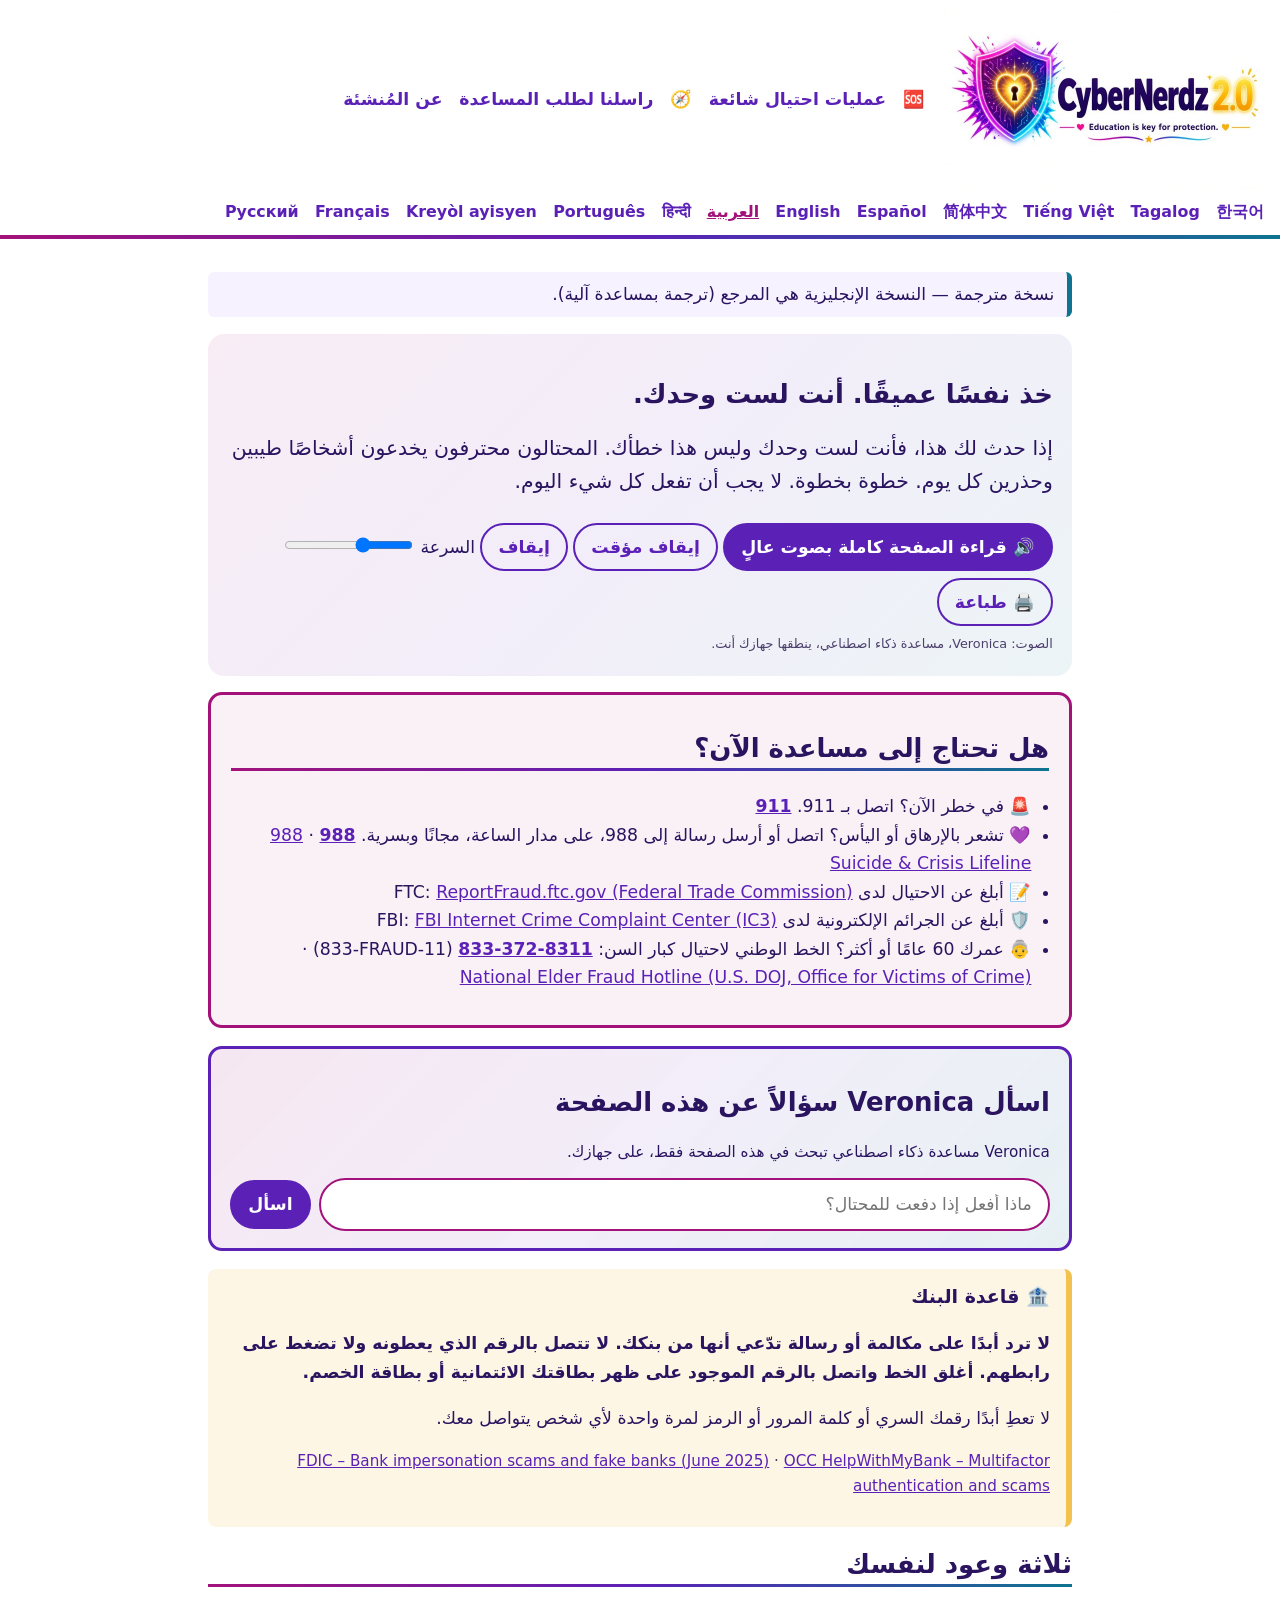
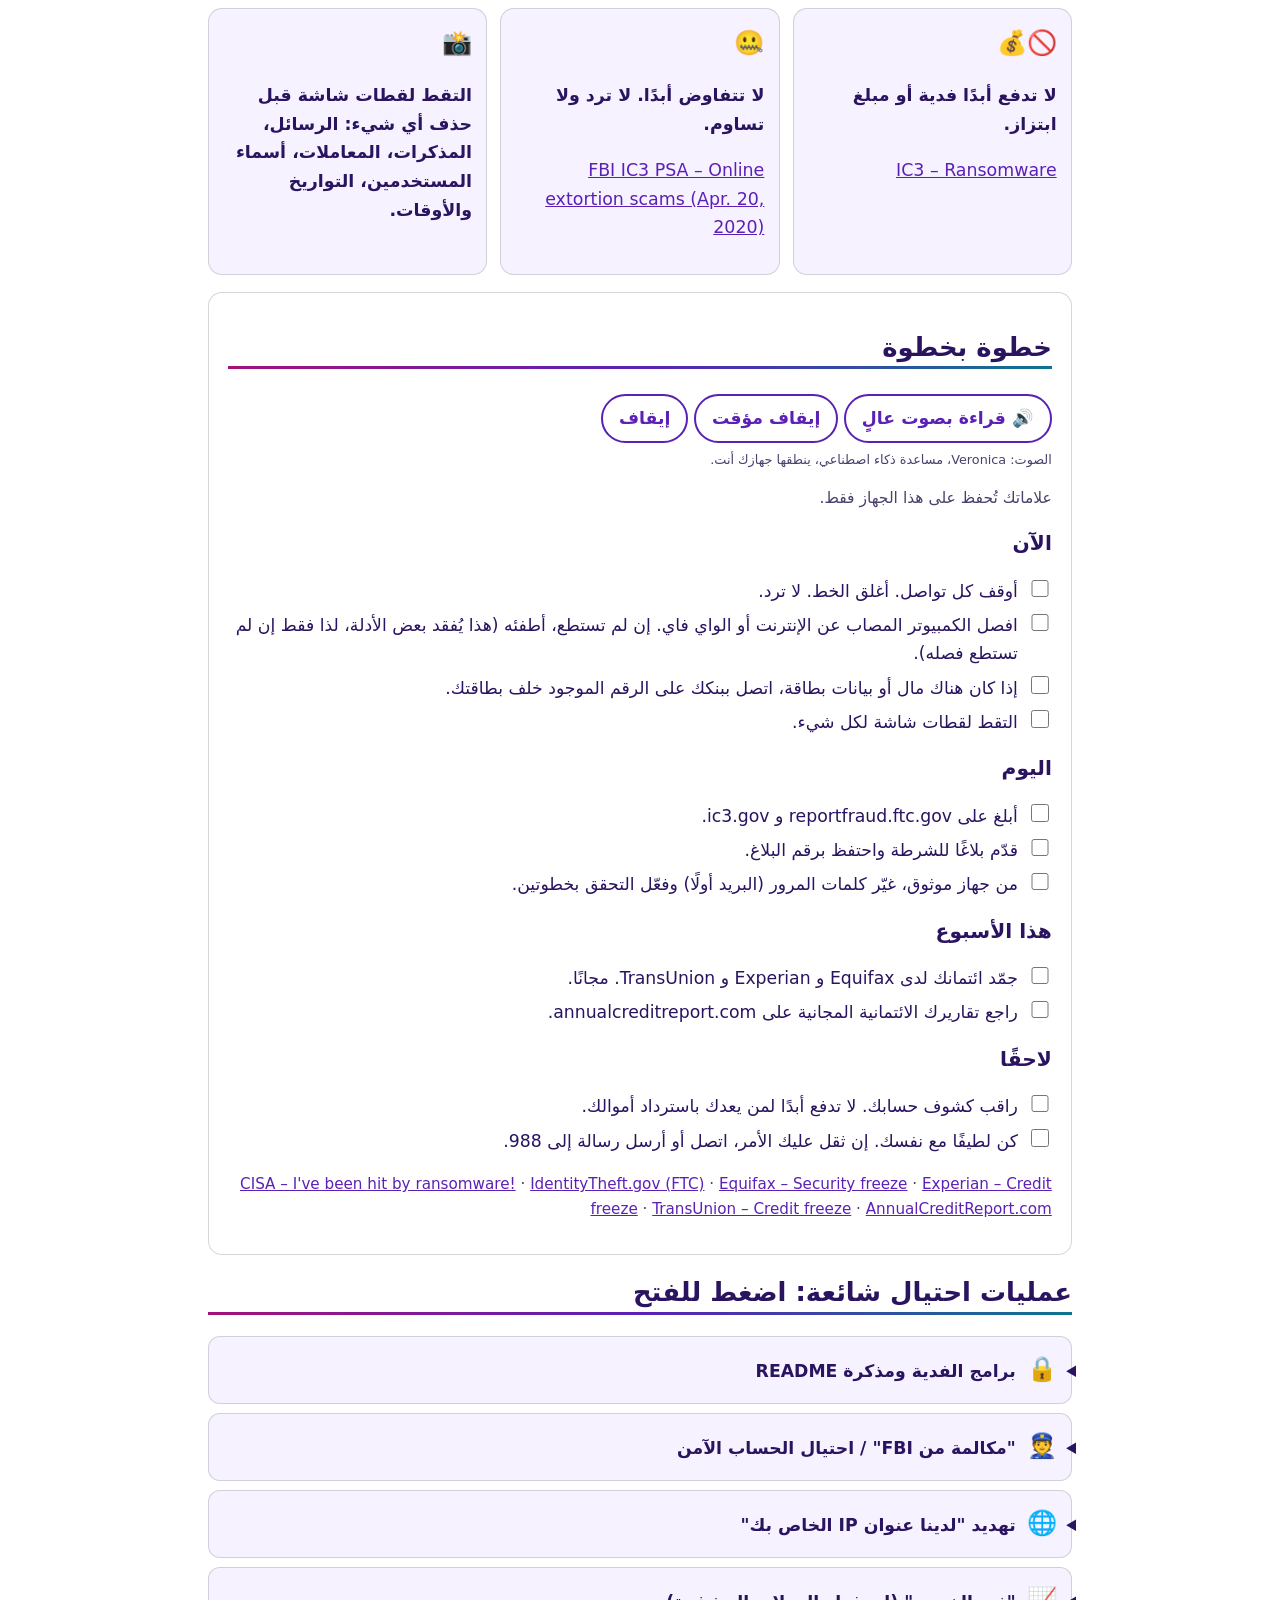
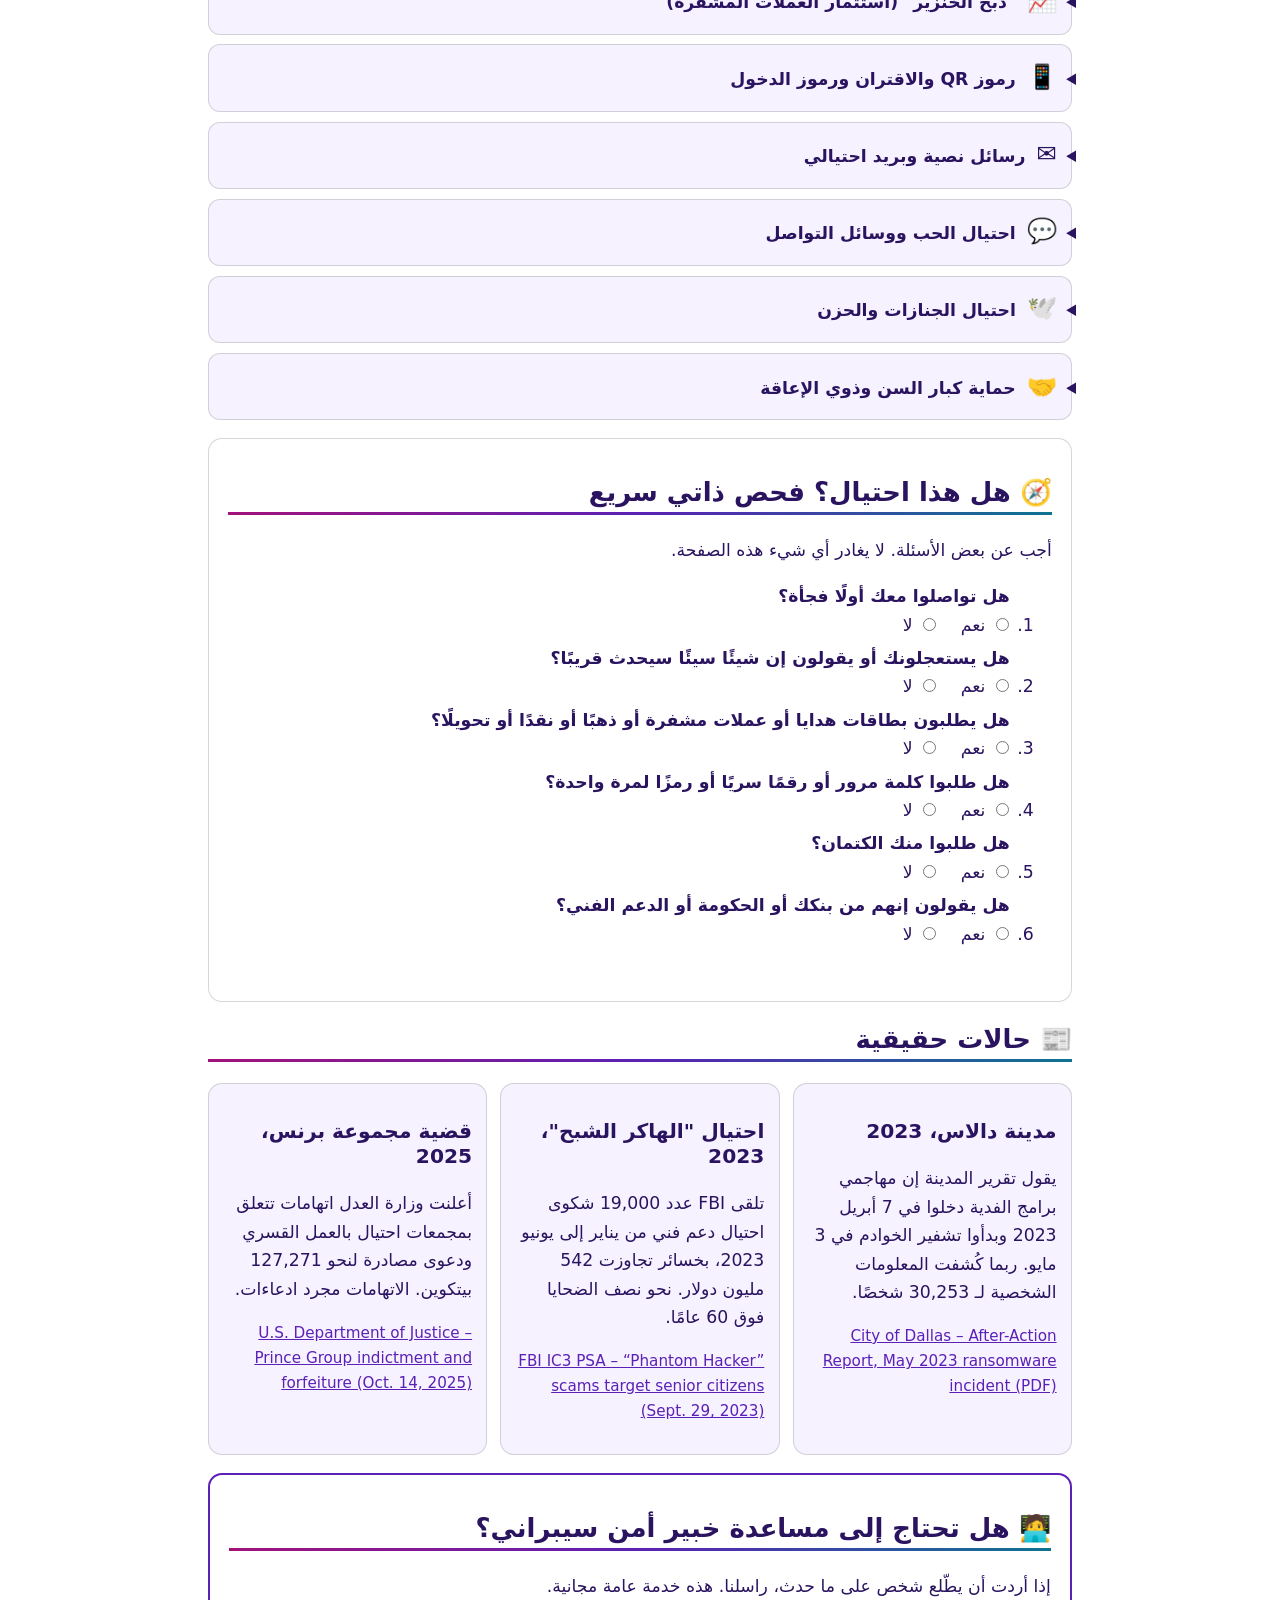
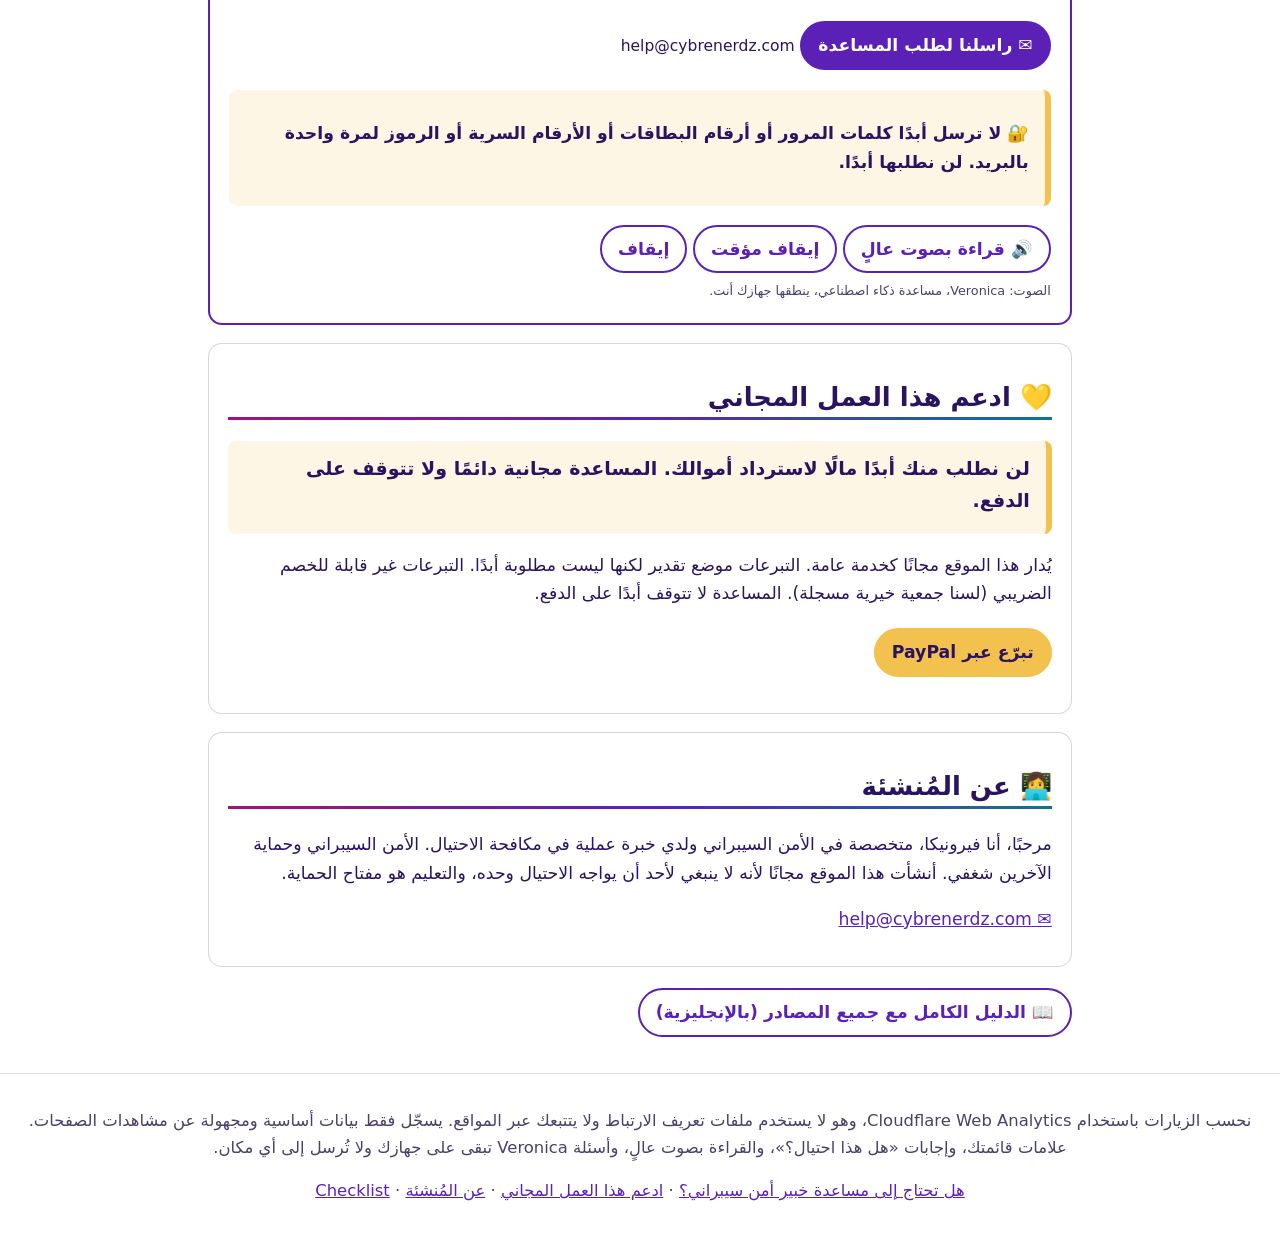
<file: ar/index.html>
<!doctype html>
<html lang="ar" dir="rtl" data-voice="ar"><head><meta charset="utf-8"><meta name="viewport" content="width=device-width, initial-scale=1">
<meta name="referrer" content="no-referrer">
<meta http-equiv="Content-Security-Policy" content="default-src 'none'; script-src 'self' https://static.cloudflareinsights.com; style-src 'self'; img-src 'self'; connect-src https://cloudflareinsights.com; base-uri 'none'; form-action 'none'">
<title>ماذا تفعل الآن بعد هجوم أو احتيال أو نصب</title><link rel="stylesheet" href="../style.css">
<link rel="icon" type="image/png" sizes="32x32" href="../assets/favicon.png">
<link rel="icon" type="image/png" sizes="512x512" href="../assets/favicon-512.png">
<link rel="apple-touch-icon" sizes="180x180" href="../assets/favicon-180.png">
<script src="../assets/site.js" defer></script></head><body><a class="skip-link" href="#main">Skip to content</a><header class="site"><a href="../ar/index.html" class="brand"><img src="../assets/logo-640.jpg" alt="CyberNerdz 2.0 logo" width="320" height="180"></a><nav class="mainnav" aria-label="Site"><a href="#help-now">🆘</a> <a href="#scams">عمليات احتيال شائعة</a> <a href="#quiz">🧭</a> <a href="#expert">راسلنا لطلب المساعدة</a> <a href="#about">عن المُنشئة</a></nav><nav class="langs" aria-label="Language / Idioma / 语言"><a href="../index.html" lang="en" hreflang="en">English</a> <a href="../es/index.html" lang="es" hreflang="es">Español</a> <a href="../zh/index.html" lang="zh" hreflang="zh">简体中文</a> <a href="../vi/index.html" lang="vi" hreflang="vi">Tiếng Việt</a> <a href="../tl/index.html" lang="tl" hreflang="tl">Tagalog</a> <a href="../ko/index.html" lang="ko" hreflang="ko">한국어</a> <a href="../ar/index.html" lang="ar" hreflang="ar" aria-current="true">العربية</a> <a href="../ru/index.html" lang="ru" hreflang="ru">Русский</a> <a href="../fr/index.html" lang="fr" hreflang="fr">Français</a> <a href="../ht/index.html" lang="ht" hreflang="ht">Kreyòl ayisyen</a> <a href="../pt/index.html" lang="pt" hreflang="pt">Português</a> <a href="../hi/index.html" lang="hi" hreflang="hi">हिन्दी</a></nav></header><main id="main"><p class="tnote" role="note">نسخة مترجمة — النسخة الإنجليزية هي المرجع (ترجمة بمساعدة آلية).</p><section class="hero" id="top"><h1>خذ نفسًا عميقًا. أنت لست وحدك.</h1><p class="lead">إذا حدث لك هذا، فأنت لست وحدك وليس هذا خطأك. المحتالون محترفون يخدعون أشخاصًا طيبين وحذرين كل يوم. خطوة بخطوة. لا يجب أن تفعل كل شيء اليوم.</p><div class="toolbar js-only" hidden><button type="button" class="btn btn-primary tts-page">🔊 قراءة الصفحة كاملة بصوت عالٍ</button> <button type="button" class="btn tts-pause">إيقاف مؤقت</button> <button type="button" class="btn tts-stop">إيقاف</button> <label class="speed">السرعة <input type="range" class="tts-rate" min="0.6" max="1.4" step="0.1" value="0.9" aria-label="السرعة"></label> <button type="button" class="btn js-print">🖨️ طباعة</button></div><p class="tts-none" hidden>القراءة بصوت عالٍ غير متاحة في هذا المتصفح. يمكنك استخدام قارئ الشاشة في جهازك.</p></section>
<aside class="lifeline" id="help-now"><h2>هل تحتاج إلى مساعدة الآن؟</h2><ul><li>🚨 في خطر الآن؟ اتصل بـ 911. <a class="tel" href="tel:911">911</a></li><li>💜 تشعر بالإرهاق أو اليأس؟ اتصل أو أرسل رسالة إلى 988، على مدار الساعة، مجانًا وبسرية. <a class="tel" href="tel:988">988</a> · <a class="src" href="https://988lifeline.org/" rel="noopener noreferrer" target="_blank">988 Suicide &amp; Crisis Lifeline</a></li><li>📝 أبلغ عن الاحتيال لدى FTC: <a class="src" href="https://reportfraud.ftc.gov/" rel="noopener noreferrer" target="_blank">ReportFraud.ftc.gov (Federal Trade Commission)</a></li><li>🛡️ أبلغ عن الجرائم الإلكترونية لدى FBI: <a class="src" href="https://www.ic3.gov/" rel="noopener noreferrer" target="_blank">FBI Internet Crime Complaint Center (IC3)</a></li><li>👵 عمرك 60 عامًا أو أكثر؟ الخط الوطني لاحتيال كبار السن: <a class="tel" href="tel:8333728311">833-372-8311</a> <span class="ltr">(833-FRAUD-11)</span> · <a class="src" href="https://ovc.ojp.gov/program/stop-elder-fraud/providing-help-restoring-hope" rel="noopener noreferrer" target="_blank">National Elder Fraud Hotline (U.S. DOJ, Office for Victims of Crime)</a></li></ul></aside>
<aside class="rule" id="bank-rule"><p class="rule-title">🏦 قاعدة البنك</p><p><strong>لا ترد أبدًا على مكالمة أو رسالة تدّعي أنها من بنكك. لا تتصل بالرقم الذي يعطونه ولا تضغط على رابطهم. أغلق الخط واتصل بالرقم الموجود على ظهر بطاقتك الائتمانية أو بطاقة الخصم.</strong></p><p>لا تعطِ أبدًا رقمك السري أو كلمة المرور أو الرمز لمرة واحدة لأي شخص يتواصل معك.</p><p class="cite"><a class="src" href="https://www.fdic.gov/consumer-resource-center/2025-06/bank-impersonation-scams-and-fake-banks" rel="noopener noreferrer" target="_blank">FDIC – Bank impersonation scams and fake banks (June 2025)</a> · <a class="src" href="https://www.helpwithmybank.gov/about/message-from-director/past-message-2021-july/index-past-message-2021-july.html" rel="noopener noreferrer" target="_blank">OCC HelpWithMyBank – Multifactor authentication and scams</a></p></aside>
<section class="promises" id="promises"><h2>ثلاثة وعود لنفسك</h2><div class="grid3"><div class="promise">🚫💰<p><strong>لا تدفع أبدًا فدية أو مبلغ ابتزاز.</strong></p><p class="cite"><a class="src" href="https://www.ic3.gov/CrimeInfo/Ransomware" rel="noopener noreferrer" target="_blank">IC3 – Ransomware</a></p></div><div class="promise">🤐<p><strong>لا تتفاوض أبدًا. لا ترد ولا تساوم.</strong></p><p class="cite"><a class="src" href="https://www.ic3.gov/PSA/2020/PSA200420" rel="noopener noreferrer" target="_blank">FBI IC3 PSA – Online extortion scams (Apr. 20, 2020)</a></p></div><div class="promise">📸<p><strong>التقط لقطات شاشة قبل حذف أي شيء: الرسائل، المذكرات، المعاملات، أسماء المستخدمين، التواريخ والأوقات.</strong></p></div></div></section>
<section class="card" id="steps"><h2>خطوة بخطوة</h2><div class="tts js-only" data-target="#steps" hidden><button type="button" class="btn tts-play">🔊 قراءة بصوت عالٍ</button> <button type="button" class="btn tts-pause">إيقاف مؤقت</button> <button type="button" class="btn tts-stop">إيقاف</button></div><p class="small muted">علاماتك تُحفظ على هذا الجهاز فقط.</p>
<h3>الآن</h3><ol class="steps tick">
<li><label><input type="checkbox" class="keep" data-key="ar-s1"> <span>أوقف كل تواصل. أغلق الخط. لا ترد.</span></label></li>
<li><label><input type="checkbox" class="keep" data-key="ar-s2"> <span>افصل الكمبيوتر المصاب عن الإنترنت أو الواي فاي. إن لم تستطع، أطفئه (هذا يُفقد بعض الأدلة، لذا فقط إن لم تستطع فصله).</span></label></li>
<li><label><input type="checkbox" class="keep" data-key="ar-s3"> <span>إذا كان هناك مال أو بيانات بطاقة، اتصل ببنكك على الرقم الموجود خلف بطاقتك.</span></label></li>
<li><label><input type="checkbox" class="keep" data-key="ar-s4"> <span>التقط لقطات شاشة لكل شيء.</span></label></li>
</ol>
<h3>اليوم</h3><ol class="steps tick">
<li><label><input type="checkbox" class="keep" data-key="ar-s5"> <span>أبلغ على reportfraud.ftc.gov و ic3.gov.</span></label></li>
<li><label><input type="checkbox" class="keep" data-key="ar-s6"> <span>قدّم بلاغًا للشرطة واحتفظ برقم البلاغ.</span></label></li>
<li><label><input type="checkbox" class="keep" data-key="ar-s7"> <span>من جهاز موثوق، غيّر كلمات المرور (البريد أولًا) وفعّل التحقق بخطوتين.</span></label></li>
</ol>
<h3>هذا الأسبوع</h3><ol class="steps tick">
<li><label><input type="checkbox" class="keep" data-key="ar-s8"> <span>جمّد ائتمانك لدى Equifax و Experian و TransUnion. مجانًا.</span></label></li>
<li><label><input type="checkbox" class="keep" data-key="ar-s9"> <span>راجع تقاريرك الائتمانية المجانية على annualcreditreport.com.</span></label></li>
</ol>
<h3>لاحقًا</h3><ol class="steps tick">
<li><label><input type="checkbox" class="keep" data-key="ar-s10"> <span>راقب كشوف حسابك. لا تدفع أبدًا لمن يعدك باسترداد أموالك.</span></label></li>
<li><label><input type="checkbox" class="keep" data-key="ar-s11"> <span>كن لطيفًا مع نفسك. إن ثقل عليك الأمر، اتصل أو أرسل رسالة إلى 988.</span></label></li>
</ol>
<p class="cite"><a class="src" href="https://www.cisa.gov/stopransomware/ive-been-hit-ransomware" rel="noopener noreferrer" target="_blank">CISA – I&#x27;ve been hit by ransomware!</a> · <a class="src" href="https://www.identitytheft.gov/" rel="noopener noreferrer" target="_blank">IdentityTheft.gov (FTC)</a> · <a class="src" href="https://www.equifax.com/personal/credit-report-services/credit-freeze/" rel="noopener noreferrer" target="_blank">Equifax – Security freeze</a> · <a class="src" href="https://www.experian.com/help/credit-freeze/" rel="noopener noreferrer" target="_blank">Experian – Credit freeze</a> · <a class="src" href="https://www.transunion.com/credit-freeze" rel="noopener noreferrer" target="_blank">TransUnion – Credit freeze</a> · <a class="src" href="https://www.annualcreditreport.com/" rel="noopener noreferrer" target="_blank">AnnualCreditReport.com</a></p></section>
<section id="scams"><h2>عمليات احتيال شائعة: اضغط للفتح</h2><div class="cards">
<details class="scard" id="scam-1"><summary><span class="ico" aria-hidden="true">🔒</span> برامج الفدية ومذكرة README</summary><div><p>لا تفتح الروابط في المذكرة. لا تتواصل ولا تدفع. التقط صورة، افصل الجهاز، وأبلغ الشرطة و IC3 و CISA.</p><p class="cite"><a class="src" href="https://www.ic3.gov/CrimeInfo/Ransomware" rel="noopener noreferrer" target="_blank">IC3 – Ransomware</a> · <a class="src" href="https://www.cisa.gov/stopransomware/ive-been-hit-ransomware" rel="noopener noreferrer" target="_blank">CISA – I&#x27;ve been hit by ransomware!</a></p><div class="tts js-only" data-target="#scam-1" hidden><button type="button" class="btn tts-play">🔊 قراءة بصوت عالٍ</button> <button type="button" class="btn tts-pause">إيقاف مؤقت</button> <button type="button" class="btn tts-stop">إيقاف</button></div></div></details>
<details class="scard" id="scam-2"><summary><span class="ico" aria-hidden="true">👮</span> &quot;مكالمة من FBI&quot; / احتيال الحساب الآمن</summary><div><p>الحكومة لا تطلب أبدًا نقل أموالك إلى حساب &quot;آمن&quot; ولا نقدًا أو ذهبًا أو بطاقات هدايا أو عملات مشفرة. أغلق الخط واتصل بالرقم على بطاقتك.</p><p class="cite"><a class="src" href="https://www.ic3.gov/PSA/2023/PSA230929" rel="noopener noreferrer" target="_blank">FBI IC3 PSA – “Phantom Hacker” scams target senior citizens (Sept. 29, 2023)</a> · <a class="src" href="https://www.ic3.gov/PSA/2024/PSA240129" rel="noopener noreferrer" target="_blank">FBI IC3 PSA I-012924-PSA – Scammers use couriers to retrieve cash and precious metals (Jan. 29, 2024)</a></p><div class="tts js-only" data-target="#scam-2" hidden><button type="button" class="btn tts-play">🔊 قراءة بصوت عالٍ</button> <button type="button" class="btn tts-pause">إيقاف مؤقت</button> <button type="button" class="btn tts-stop">إيقاف</button></div></div></details>
<details class="scard" id="scam-3"><summary><span class="ico" aria-hidden="true">🌐</span> تهديد &quot;لدينا عنوان IP الخاص بك&quot;</summary><div><p>عنوان IP وحده لا يمنح أحدًا السيطرة عليك أو على جهازك. إنها حيلة تخويف. لا تدفع، لا ترد، التقط صورًا وأبلغ.</p><p class="cite"><a class="src" href="https://www.ic3.gov/PSA/2020/PSA200420" rel="noopener noreferrer" target="_blank">FBI IC3 PSA – Online extortion scams (Apr. 20, 2020)</a> · <a class="src" href="https://traficom.fi/en/everyday-information-security/sextortion-scams-dont-believe-scammers-claims" rel="noopener noreferrer" target="_blank">Traficom (Finnish Transport and Communications Agency) – Sextortion scams: don&#x27;t believe the scammers&#x27; claims</a></p><div class="tts js-only" data-target="#scam-3" hidden><button type="button" class="btn tts-play">🔊 قراءة بصوت عالٍ</button> <button type="button" class="btn tts-pause">إيقاف مؤقت</button> <button type="button" class="btn tts-stop">إيقاف</button></div></div></details>
<details class="scard" id="scam-4"><summary><span class="ico" aria-hidden="true">📈</span> &quot;ذبح الخنزير&quot; (استثمار العملات المشفرة)</summary><div><p>غريب ودود يقودك إلى منصة مزيفة بأرباح مزيفة، ثم يطلب &quot;ضرائب&quot; أو &quot;رسومًا&quot; للسحب. توقف عن الدفع وأبلغ.</p><p class="cite"><a class="src" href="https://www.fincen.gov/sites/default/files/shared/FinCEN_Alert_Pig_Butchering_FINAL_508c.pdf" rel="noopener noreferrer" target="_blank">FinCEN Alert FIN-2023-Alert005 on “pig butchering” (PDF)</a> · <a class="src" href="https://www.justice.gov/opa/pr/chairman-prince-group-indicted-operating-cambodian-forced-labor-scam-compounds-engaged" rel="noopener noreferrer" target="_blank">U.S. Department of Justice – Prince Group indictment and forfeiture (Oct. 14, 2025)</a></p><div class="tts js-only" data-target="#scam-4" hidden><button type="button" class="btn tts-play">🔊 قراءة بصوت عالٍ</button> <button type="button" class="btn tts-pause">إيقاف مؤقت</button> <button type="button" class="btn tts-stop">إيقاف</button></div></div></details>
<details class="scard" id="scam-5"><summary><span class="ico" aria-hidden="true">📱</span> رموز QR والاقتران ورموز الدخول</summary><div><p>لا تمسح رمز QR غير متوقع لـ&quot;دعوة مجموعة&quot;، لا تشارك أي رمز، لا توافق على تسجيل دخول لم تبدأه. احذف الأجهزة المرتبطة المجهولة.</p><p class="cite"><a class="src" href="https://cloud.google.com/blog/topics/threat-intelligence/russia-targeting-signal-messenger" rel="noopener noreferrer" target="_blank">Google Threat Intelligence – Russia-aligned actors targeting Signal “linked devices” (Feb. 2025)</a> · <a class="src" href="https://www.microsoft.com/en-us/security/blog/2025/02/13/storm-2372-conducts-device-code-phishing-campaign/" rel="noopener noreferrer" target="_blank">Microsoft Threat Intelligence – Storm-2372 device code phishing (Feb. 13, 2025)</a></p><div class="tts js-only" data-target="#scam-5" hidden><button type="button" class="btn tts-play">🔊 قراءة بصوت عالٍ</button> <button type="button" class="btn tts-pause">إيقاف مؤقت</button> <button type="button" class="btn tts-stop">إيقاف</button></div></div></details>
<details class="scard" id="scam-6"><summary><span class="ico" aria-hidden="true">✉️</span> رسائل نصية وبريد احتيالي</summary><div><p>لا تضغط. تحقق من التطبيق الرسمي. حوّل الرسائل إلى 7726 والبريد إلى reportphishing@apwg.org.</p><p class="cite"><a class="src" href="https://www.uspis.gov/news/scam-article/smishing" rel="noopener noreferrer" target="_blank">U.S. Postal Inspection Service – Smishing: package tracking text scams</a> · <a class="src" href="https://apwg.org/reportphishing/" rel="noopener noreferrer" target="_blank">Anti-Phishing Working Group – Report phishing emails</a></p><div class="tts js-only" data-target="#scam-6" hidden><button type="button" class="btn tts-play">🔊 قراءة بصوت عالٍ</button> <button type="button" class="btn tts-pause">إيقاف مؤقت</button> <button type="button" class="btn tts-stop">إيقاف</button></div></div></details>
<details class="scard" id="scam-7"><summary><span class="ico" aria-hidden="true">💬</span> احتيال الحب ووسائل التواصل</summary><div><p>شخص لم تقابله أبدًا يطلب مالًا أو استثمارًا. توقف عن الإرسال وتحدث مع شخص تثق به.</p><p class="cite"><a class="src" href="https://reportfraud.ftc.gov/" rel="noopener noreferrer" target="_blank">ReportFraud.ftc.gov (Federal Trade Commission)</a> · <a class="src" href="https://www.ic3.gov/" rel="noopener noreferrer" target="_blank">FBI Internet Crime Complaint Center (IC3)</a></p><div class="tts js-only" data-target="#scam-7" hidden><button type="button" class="btn tts-play">🔊 قراءة بصوت عالٍ</button> <button type="button" class="btn tts-pause">إيقاف مؤقت</button> <button type="button" class="btn tts-stop">إيقاف</button></div></div></details>
<details class="scard" id="scam-8"><summary><span class="ico" aria-hidden="true">🕊️</span> احتيال الجنازات والحزن</summary><div><p>نحن آسفون جدًا لفقدانك. دار الجنازات لا تفرض رسومًا لمجرد مشاهدة المراسم. اطلب الرابط الحقيقي من دار الجنازات مباشرة.</p><p class="cite"><a class="src" href="https://www.wgem.com/2024/01/24/scammers-target-grieving-families-with-fake-facebook-pages/" rel="noopener noreferrer" target="_blank">WGEM News – BBB warns of fake funeral livestream pages (Jan. 2024)</a></p><div class="tts js-only" data-target="#scam-8" hidden><button type="button" class="btn tts-play">🔊 قراءة بصوت عالٍ</button> <button type="button" class="btn tts-pause">إيقاف مؤقت</button> <button type="button" class="btn tts-stop">إيقاف</button></div></div></details>
<details class="scard" id="scam-9"><summary><span class="ico" aria-hidden="true">🤝</span> حماية كبار السن وذوي الإعاقة</summary><div><p>خط تكساس للإبلاغ عن الإساءة 1-800-252-5400 أو txabusehotline.org. خط احتيال كبار السن 833-FRAUD-11.</p><p class="cite"><a class="src" href="https://www.dfps.texas.gov/Contact_Us/report_abuse.asp" rel="noopener noreferrer" target="_blank">Texas Abuse Hotline (Texas DFPS – Adult Protective Services)</a> · <a class="src" href="https://ovc.ojp.gov/program/stop-elder-fraud/providing-help-restoring-hope" rel="noopener noreferrer" target="_blank">National Elder Fraud Hotline (U.S. DOJ, Office for Victims of Crime)</a></p><div class="tts js-only" data-target="#scam-9" hidden><button type="button" class="btn tts-play">🔊 قراءة بصوت عالٍ</button> <button type="button" class="btn tts-pause">إيقاف مؤقت</button> <button type="button" class="btn tts-stop">إيقاف</button></div></div></details>
</div></section>
<section class="card quiz" id="quiz"><h2>🧭 هل هذا احتيال؟ فحص ذاتي سريع</h2><p>أجب عن بعض الأسئلة. لا يغادر أي شيء هذه الصفحة.</p><noscript><p class="small">(القراءة بصوت عالٍ غير متاحة في هذا المتصفح. يمكنك استخدام قارئ الشاشة في جهازك.)</p></noscript><ol>
<li><fieldset><legend>هل تواصلوا معك أولًا فجأة؟</legend><label><input type="radio" name="q0" value="1"> نعم</label> <label><input type="radio" name="q0" value="0"> لا</label></fieldset></li>
<li><fieldset><legend>هل يستعجلونك أو يقولون إن شيئًا سيئًا سيحدث قريبًا؟</legend><label><input type="radio" name="q1" value="1"> نعم</label> <label><input type="radio" name="q1" value="0"> لا</label></fieldset></li>
<li><fieldset><legend>هل يطلبون بطاقات هدايا أو عملات مشفرة أو ذهبًا أو نقدًا أو تحويلًا؟</legend><label><input type="radio" name="q2" value="1"> نعم</label> <label><input type="radio" name="q2" value="0"> لا</label></fieldset></li>
<li><fieldset><legend>هل طلبوا كلمة مرور أو رقمًا سريًا أو رمزًا لمرة واحدة؟</legend><label><input type="radio" name="q3" value="1"> نعم</label> <label><input type="radio" name="q3" value="0"> لا</label></fieldset></li>
<li><fieldset><legend>هل طلبوا منك الكتمان؟</legend><label><input type="radio" name="q4" value="1"> نعم</label> <label><input type="radio" name="q4" value="0"> لا</label></fieldset></li>
<li><fieldset><legend>هل يقولون إنهم من بنكك أو الحكومة أو الدعم الفني؟</legend><label><input type="radio" name="q5" value="1"> نعم</label> <label><input type="radio" name="q5" value="0"> لا</label></fieldset></li>
</ol><div class="quiz-out" aria-live="polite" data-r0="لا توجد علامات تحذير من هذه الأسئلة. ومع ذلك، إن شعرت بشيء غريب، توقف واستشر شخصًا تثق به." data-r1="احذر: هناك علامة تحذير واحدة على الأقل. توقف وتحقق برقم أو تطبيق تعرفه." data-r2="يبدو هذا احتيالًا. أوقف التواصل، لا تدفع، واتبع الخطوات في هذه الصفحة."></div></section>
<section id="cases"><h2>📰 حالات حقيقية</h2><div class="grid3">
<article class="story"><h3>مدينة دالاس، 2023</h3><p>يقول تقرير المدينة إن مهاجمي برامج الفدية دخلوا في 7 أبريل 2023 وبدأوا تشفير الخوادم في 3 مايو. ربما كُشفت المعلومات الشخصية لـ 30,253 شخصًا.</p><p class="cite"><a class="src" href="https://dallascityhall.com/departments/ciservices/DCH%20Documents/dallas-after-action-review-slideshow-of-ransomware-attack.pdf" rel="noopener noreferrer" target="_blank">City of Dallas – After-Action Report, May 2023 ransomware incident (PDF)</a></p></article>
<article class="story"><h3>احتيال &quot;الهاكر الشبح&quot;، 2023</h3><p>تلقى FBI عدد 19,000 شكوى احتيال دعم فني من يناير إلى يونيو 2023، بخسائر تجاوزت 542 مليون دولار. نحو نصف الضحايا فوق 60 عامًا.</p><p class="cite"><a class="src" href="https://www.ic3.gov/PSA/2023/PSA230929" rel="noopener noreferrer" target="_blank">FBI IC3 PSA – “Phantom Hacker” scams target senior citizens (Sept. 29, 2023)</a></p></article>
<article class="story"><h3>قضية مجموعة برنس، 2025</h3><p>أعلنت وزارة العدل اتهامات تتعلق بمجمعات احتيال بالعمل القسري ودعوى مصادرة لنحو 127,271 بيتكوين. الاتهامات مجرد ادعاءات.</p><p class="cite"><a class="src" href="https://www.justice.gov/opa/pr/chairman-prince-group-indicted-operating-cambodian-forced-labor-scam-compounds-engaged" rel="noopener noreferrer" target="_blank">U.S. Department of Justice – Prince Group indictment and forfeiture (Oct. 14, 2025)</a></p></article>
</div></section>
<section class="card feature" id="expert"><h2>🧑‍💻 هل تحتاج إلى مساعدة خبير أمن سيبراني؟</h2><p>إذا أردت أن يطّلع شخص على ما حدث، راسلنا. هذه خدمة عامة مجانية.</p><p><a class="btn btn-primary" href="mailto:help@cybrenerdz.com?subject=Help%20request">✉️ راسلنا لطلب المساعدة</a> <span class="small">help@cybrenerdz.com</span></p><aside class="rule"><p>🔐 <strong>لا ترسل أبدًا كلمات المرور أو أرقام البطاقات أو الأرقام السرية أو الرموز لمرة واحدة بالبريد. لن نطلبها أبدًا.</strong></p></aside><div class="tts js-only" data-target="#expert" hidden><button type="button" class="btn tts-play">🔊 قراءة بصوت عالٍ</button> <button type="button" class="btn tts-pause">إيقاف مؤقت</button> <button type="button" class="btn tts-stop">إيقاف</button></div></section>
<section class="card" id="support"><h2>💛 ادعم هذا العمل المجاني</h2><aside class="rule"><p class="rule-title">لن نطلب منك أبدًا مالًا لاسترداد أموالك. المساعدة مجانية دائمًا ولا تتوقف على الدفع.</p></aside><p>يُدار هذا الموقع مجانًا كخدمة عامة. التبرعات موضع تقدير لكنها ليست مطلوبة أبدًا. التبرعات غير قابلة للخصم الضريبي (لسنا جمعية خيرية مسجلة). المساعدة لا تتوقف أبدًا على الدفع.</p><p><a class="btn btn-gold" href="https://www.paypal.com/donate?business=help%40cybrenerdz.com&amp;currency_code=USD" rel="noopener noreferrer" target="_blank">تبرّع عبر PayPal</a></p></section>
<section class="card about" id="about"><h2>👩‍💻 عن المُنشئة</h2><p>مرحبًا، أنا فيرونيكا، متخصصة في الأمن السيبراني ولدي خبرة عملية في مكافحة الاحتيال. الأمن السيبراني وحماية الآخرين شغفي. أنشأت هذا الموقع مجانًا لأنه لا ينبغي لأحد أن يواجه الاحتيال وحده، والتعليم هو مفتاح الحماية.</p><p><a href="mailto:help@cybrenerdz.com?subject=Help%20request">✉️ help@cybrenerdz.com</a></p></section><p><a class="btn" href="../index.html#guide" hreflang="en">📖 الدليل الكامل مع جميع المصادر (بالإنجليزية)</a></p></main><footer class="site"><p>نحسب الزيارات باستخدام Cloudflare Web Analytics، وهو لا يستخدم ملفات تعريف الارتباط ولا يتتبعك عبر المواقع. يسجّل فقط بيانات أساسية ومجهولة عن مشاهدات الصفحات. علامات قائمتك، وإجابات «هل هذا احتيال؟»، والقراءة بصوت عالٍ، وأسئلة Veronica تبقى على جهازك ولا تُرسل إلى أي مكان.</p><p><a href="#expert">هل تحتاج إلى مساعدة خبير أمن سيبراني؟</a> · <a href="#support">ادعم هذا العمل المجاني</a> · <a href="#about">عن المُنشئة</a> · <a href="../checklist.html" hreflang="en">Checklist</a></p></footer><script defer src='https://static.cloudflareinsights.com/beacon.min.js' data-cf-beacon='{"token": "b9d35d202a1a4cb9be90fd8a0bf896b5"}'></script></body></html>
</file>
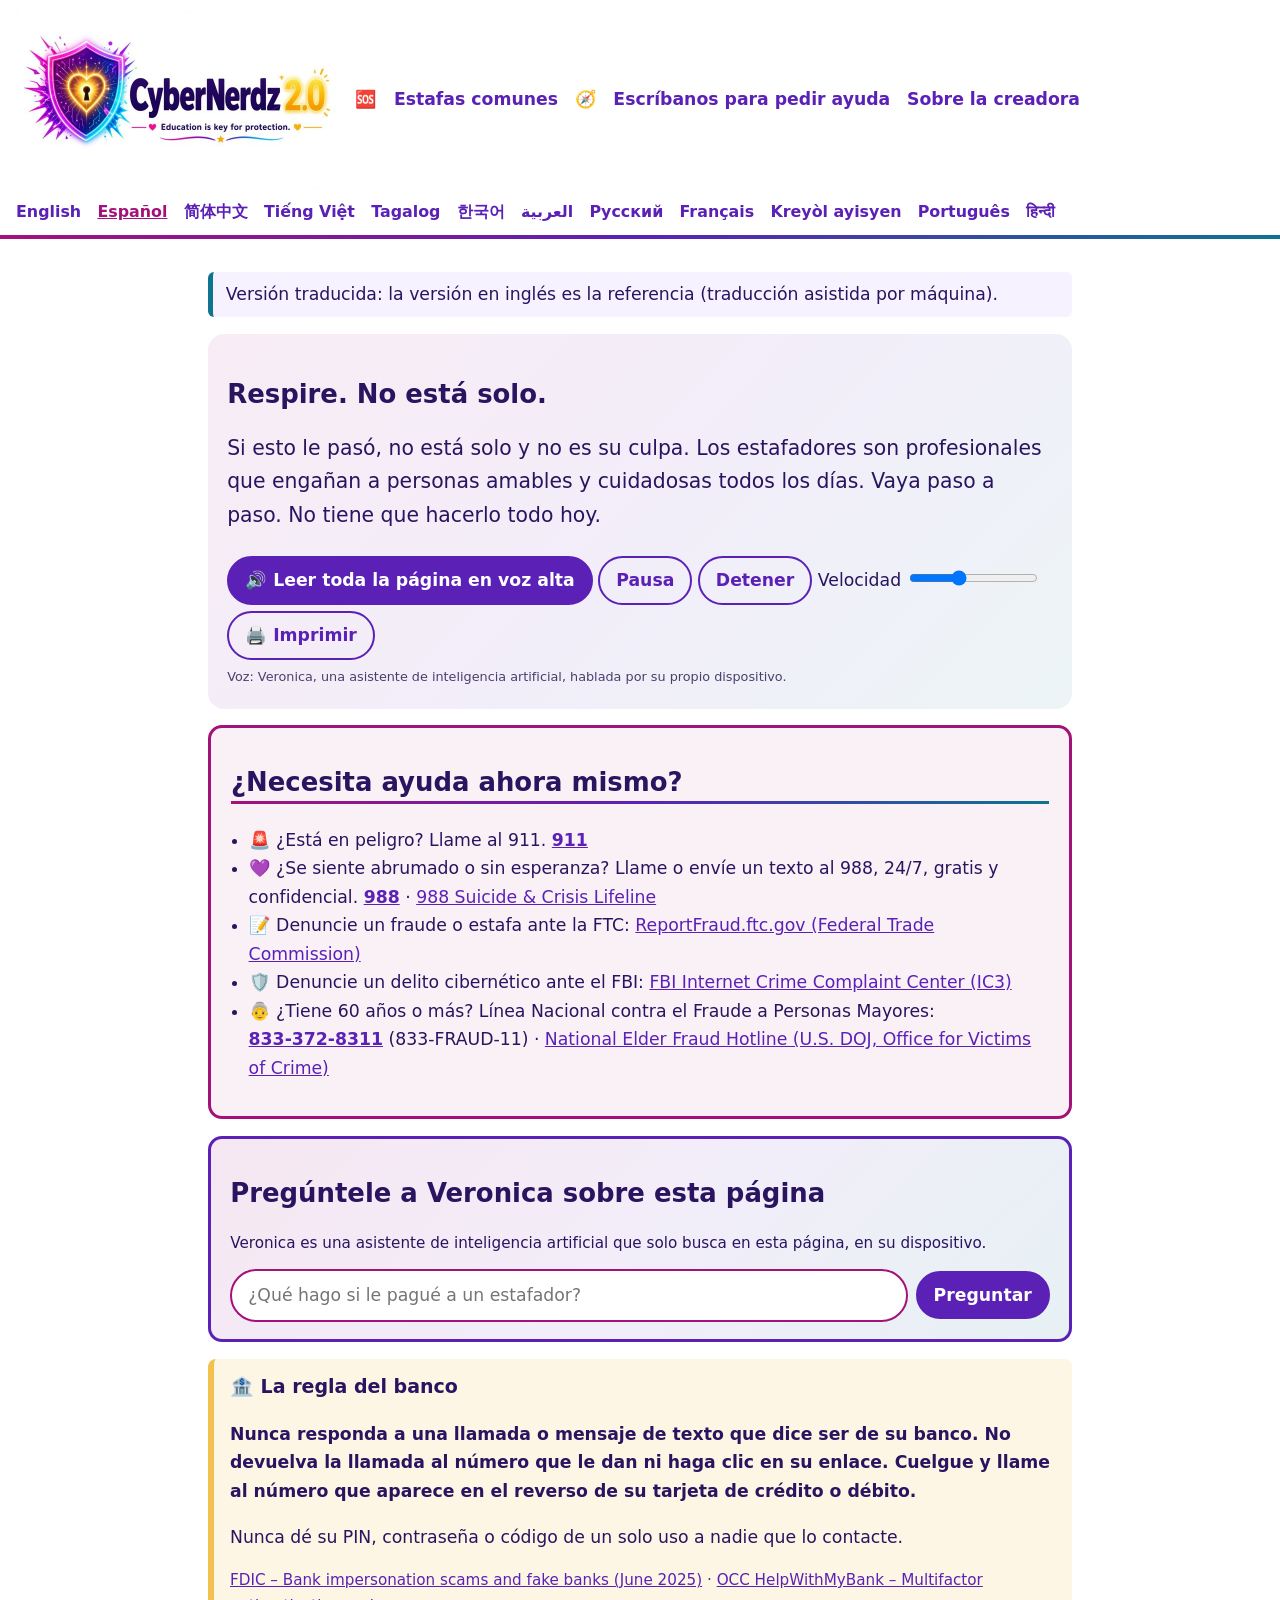
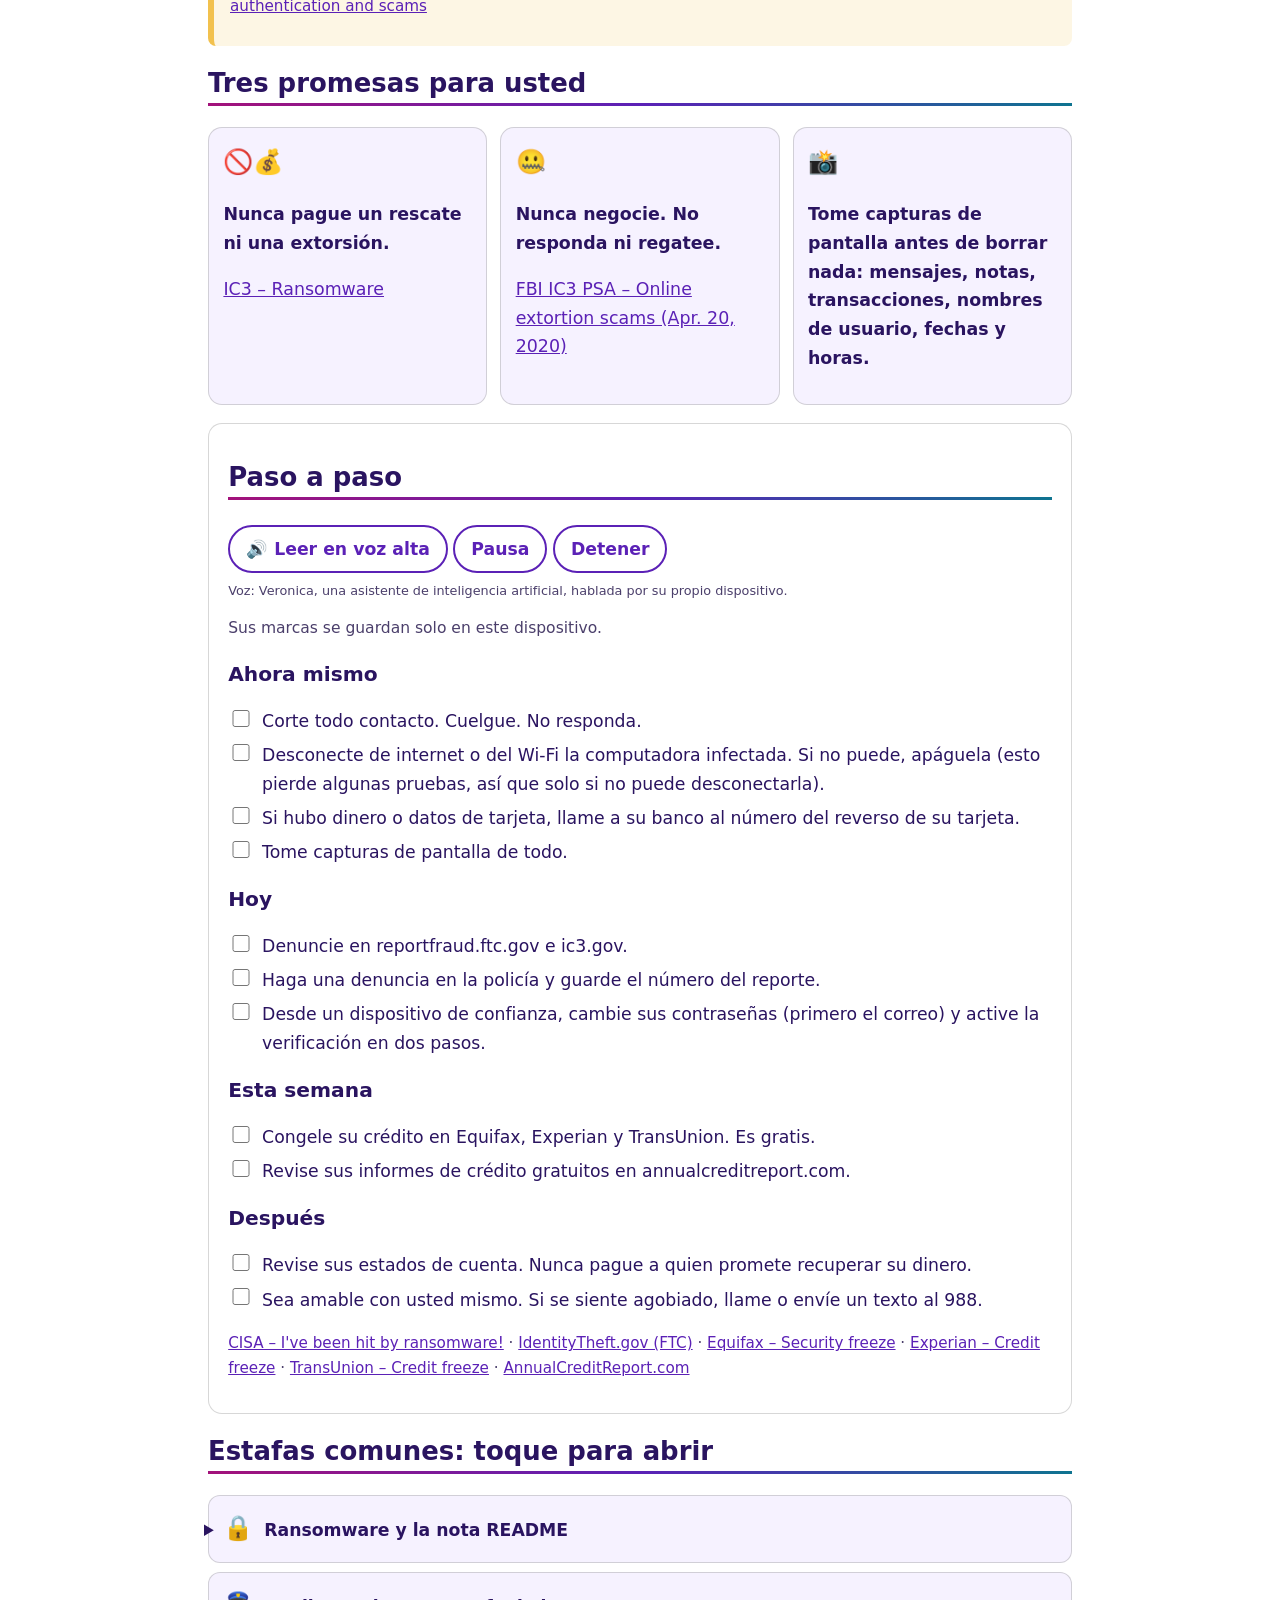
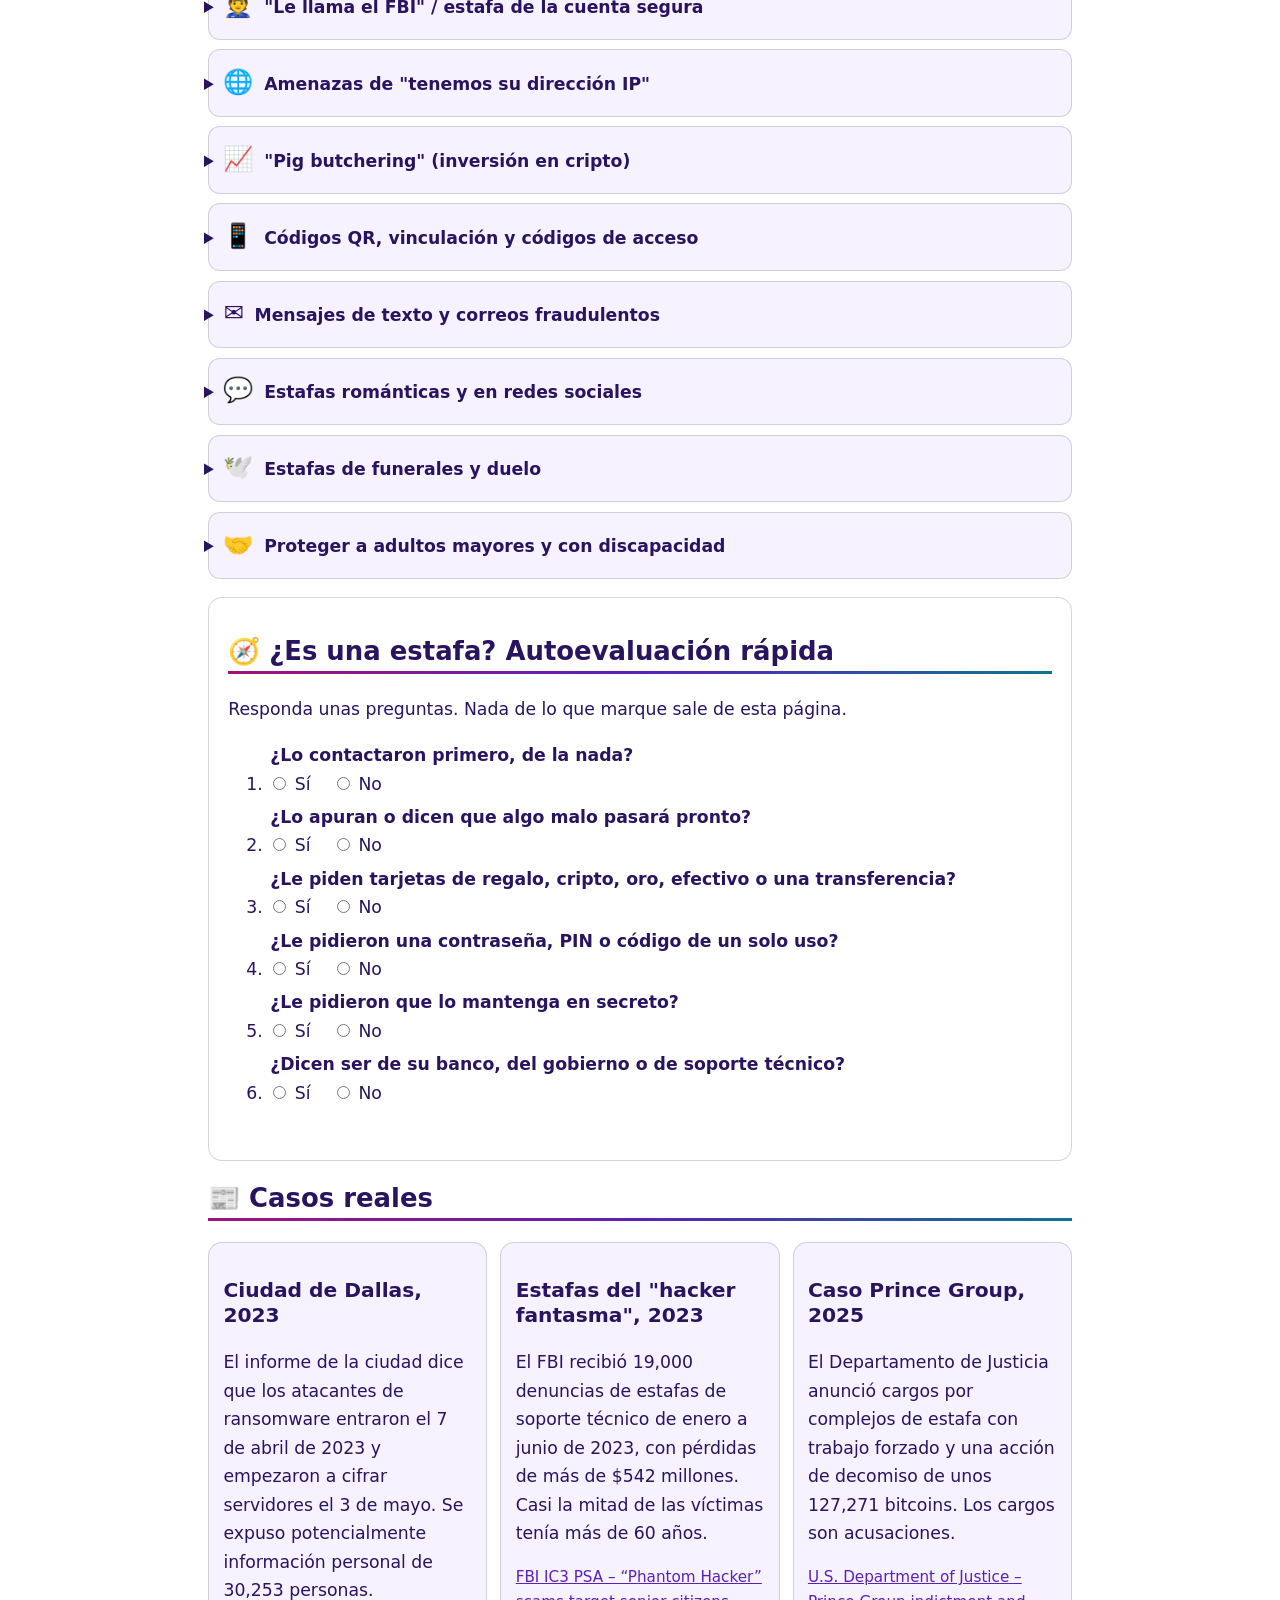
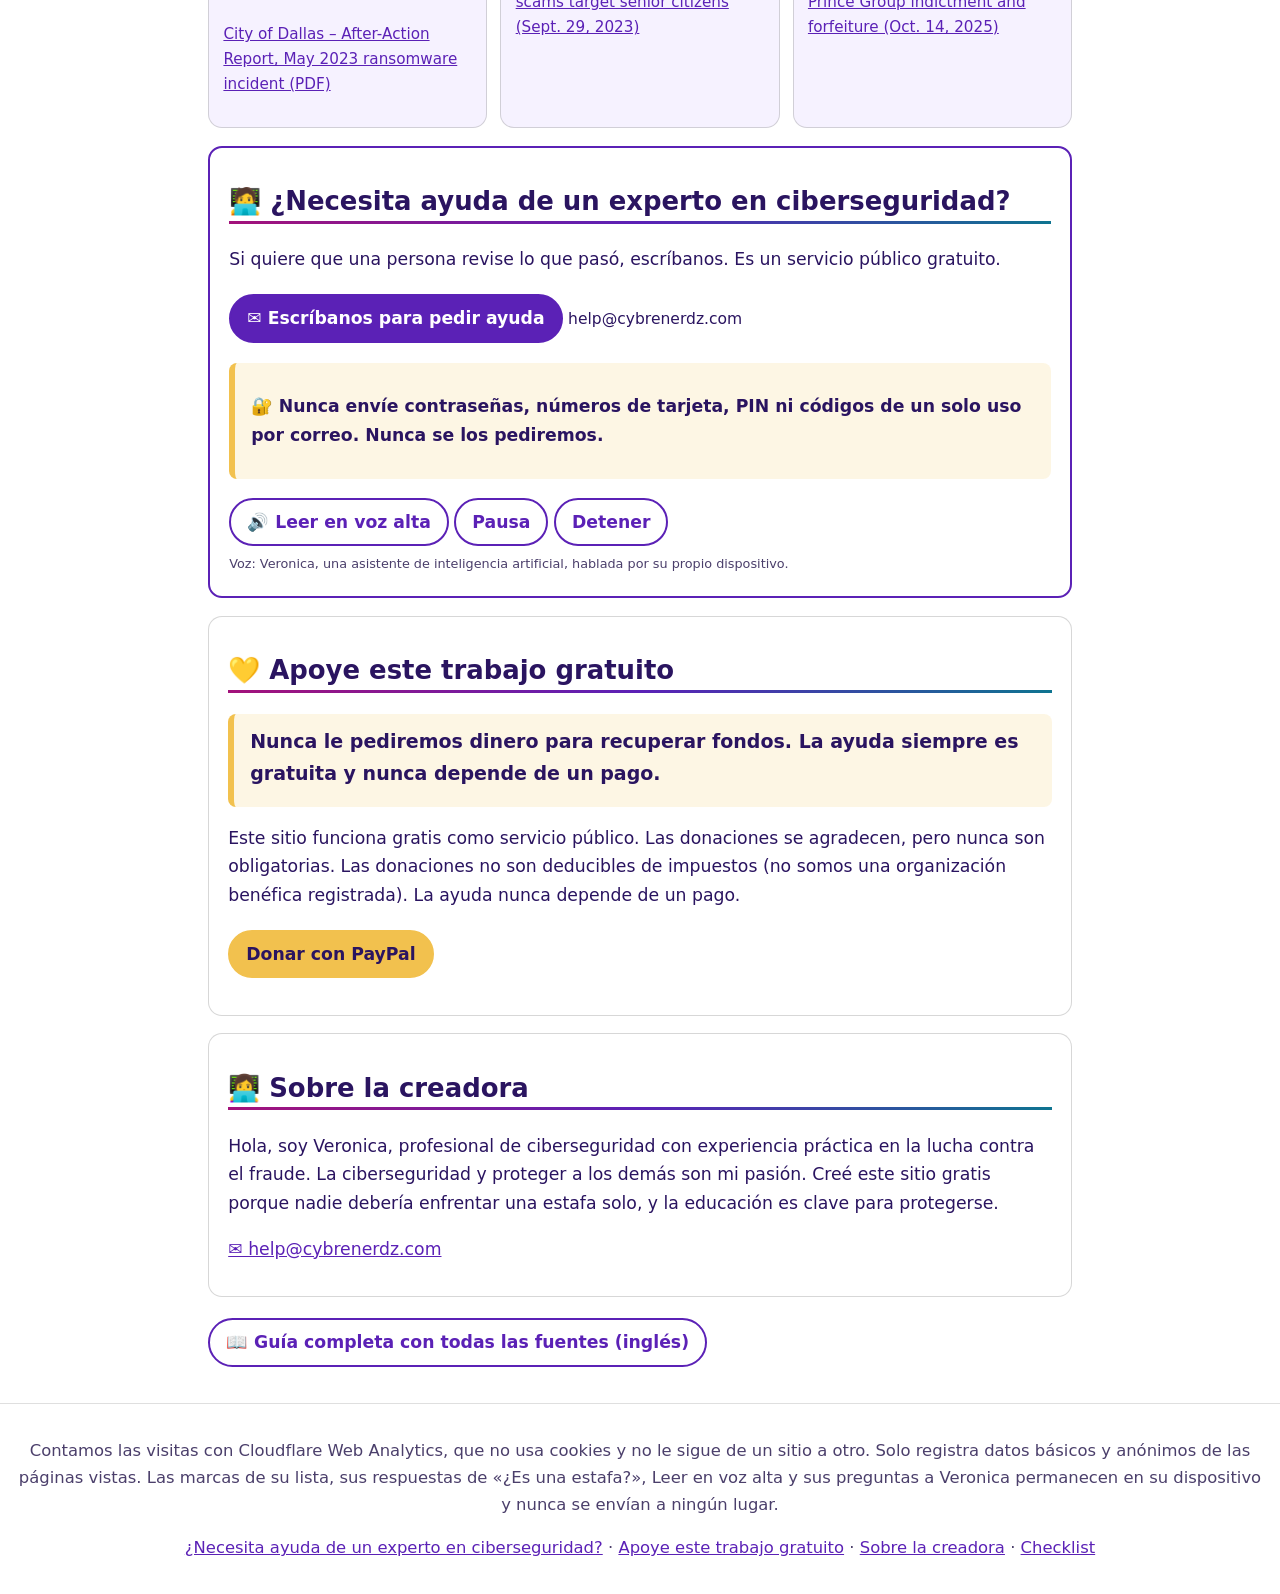
<file: es/index.html>
<!doctype html>
<html lang="es" dir="ltr" data-voice="es-US"><head><meta charset="utf-8"><meta name="viewport" content="width=device-width, initial-scale=1">
<meta name="referrer" content="no-referrer">
<meta http-equiv="Content-Security-Policy" content="default-src 'none'; script-src 'self' https://static.cloudflareinsights.com; style-src 'self'; img-src 'self'; connect-src https://cloudflareinsights.com; base-uri 'none'; form-action 'none'">
<title>Qué hacer ahora después de un ataque, fraude o estafa</title><link rel="stylesheet" href="../style.css">
<link rel="icon" type="image/png" sizes="32x32" href="../assets/favicon.png">
<link rel="icon" type="image/png" sizes="512x512" href="../assets/favicon-512.png">
<link rel="apple-touch-icon" sizes="180x180" href="../assets/favicon-180.png">
<script src="../assets/site.js" defer></script></head><body><a class="skip-link" href="#main">Skip to content</a><header class="site"><a href="../es/index.html" class="brand"><img src="../assets/logo-640.jpg" alt="CyberNerdz 2.0 logo" width="320" height="180"></a><nav class="mainnav" aria-label="Site"><a href="#help-now">🆘</a> <a href="#scams">Estafas comunes</a> <a href="#quiz">🧭</a> <a href="#expert">Escríbanos para pedir ayuda</a> <a href="#about">Sobre la creadora</a></nav><nav class="langs" aria-label="Language / Idioma / 语言"><a href="../index.html" lang="en" hreflang="en">English</a> <a href="../es/index.html" lang="es" hreflang="es" aria-current="true">Español</a> <a href="../zh/index.html" lang="zh" hreflang="zh">简体中文</a> <a href="../vi/index.html" lang="vi" hreflang="vi">Tiếng Việt</a> <a href="../tl/index.html" lang="tl" hreflang="tl">Tagalog</a> <a href="../ko/index.html" lang="ko" hreflang="ko">한국어</a> <a href="../ar/index.html" lang="ar" hreflang="ar">العربية</a> <a href="../ru/index.html" lang="ru" hreflang="ru">Русский</a> <a href="../fr/index.html" lang="fr" hreflang="fr">Français</a> <a href="../ht/index.html" lang="ht" hreflang="ht">Kreyòl ayisyen</a> <a href="../pt/index.html" lang="pt" hreflang="pt">Português</a> <a href="../hi/index.html" lang="hi" hreflang="hi">हिन्दी</a></nav></header><main id="main"><p class="tnote" role="note">Versión traducida: la versión en inglés es la referencia (traducción asistida por máquina).</p><section class="hero" id="top"><h1>Respire. No está solo.</h1><p class="lead">Si esto le pasó, no está solo y no es su culpa. Los estafadores son profesionales que engañan a personas amables y cuidadosas todos los días. Vaya paso a paso. No tiene que hacerlo todo hoy.</p><div class="toolbar js-only" hidden><button type="button" class="btn btn-primary tts-page">🔊 Leer toda la página en voz alta</button> <button type="button" class="btn tts-pause">Pausa</button> <button type="button" class="btn tts-stop">Detener</button> <label class="speed">Velocidad <input type="range" class="tts-rate" min="0.6" max="1.4" step="0.1" value="0.9" aria-label="Velocidad"></label> <button type="button" class="btn js-print">🖨️ Imprimir</button></div><p class="tts-none" hidden>La lectura en voz alta no está disponible en este navegador. Puede usar el lector de pantalla de su dispositivo.</p></section>
<aside class="lifeline" id="help-now"><h2>¿Necesita ayuda ahora mismo?</h2><ul><li>🚨 ¿Está en peligro? Llame al 911. <a class="tel" href="tel:911">911</a></li><li>💜 ¿Se siente abrumado o sin esperanza? Llame o envíe un texto al 988, 24/7, gratis y confidencial. <a class="tel" href="tel:988">988</a> · <a class="src" href="https://988lifeline.org/" rel="noopener noreferrer" target="_blank">988 Suicide &amp; Crisis Lifeline</a></li><li>📝 Denuncie un fraude o estafa ante la FTC: <a class="src" href="https://reportfraud.ftc.gov/" rel="noopener noreferrer" target="_blank">ReportFraud.ftc.gov (Federal Trade Commission)</a></li><li>🛡️ Denuncie un delito cibernético ante el FBI: <a class="src" href="https://www.ic3.gov/" rel="noopener noreferrer" target="_blank">FBI Internet Crime Complaint Center (IC3)</a></li><li>👵 ¿Tiene 60 años o más? Línea Nacional contra el Fraude a Personas Mayores: <a class="tel" href="tel:8333728311">833-372-8311</a> <span class="ltr">(833-FRAUD-11)</span> · <a class="src" href="https://ovc.ojp.gov/program/stop-elder-fraud/providing-help-restoring-hope" rel="noopener noreferrer" target="_blank">National Elder Fraud Hotline (U.S. DOJ, Office for Victims of Crime)</a></li></ul></aside>
<aside class="rule" id="bank-rule"><p class="rule-title">🏦 La regla del banco</p><p><strong>Nunca responda a una llamada o mensaje de texto que dice ser de su banco. No devuelva la llamada al número que le dan ni haga clic en su enlace. Cuelgue y llame al número que aparece en el reverso de su tarjeta de crédito o débito.</strong></p><p>Nunca dé su PIN, contraseña o código de un solo uso a nadie que lo contacte.</p><p class="cite"><a class="src" href="https://www.fdic.gov/consumer-resource-center/2025-06/bank-impersonation-scams-and-fake-banks" rel="noopener noreferrer" target="_blank">FDIC – Bank impersonation scams and fake banks (June 2025)</a> · <a class="src" href="https://www.helpwithmybank.gov/about/message-from-director/past-message-2021-july/index-past-message-2021-july.html" rel="noopener noreferrer" target="_blank">OCC HelpWithMyBank – Multifactor authentication and scams</a></p></aside>
<section class="promises" id="promises"><h2>Tres promesas para usted</h2><div class="grid3"><div class="promise">🚫💰<p><strong>Nunca pague un rescate ni una extorsión.</strong></p><p class="cite"><a class="src" href="https://www.ic3.gov/CrimeInfo/Ransomware" rel="noopener noreferrer" target="_blank">IC3 – Ransomware</a></p></div><div class="promise">🤐<p><strong>Nunca negocie. No responda ni regatee.</strong></p><p class="cite"><a class="src" href="https://www.ic3.gov/PSA/2020/PSA200420" rel="noopener noreferrer" target="_blank">FBI IC3 PSA – Online extortion scams (Apr. 20, 2020)</a></p></div><div class="promise">📸<p><strong>Tome capturas de pantalla antes de borrar nada: mensajes, notas, transacciones, nombres de usuario, fechas y horas.</strong></p></div></div></section>
<section class="card" id="steps"><h2>Paso a paso</h2><div class="tts js-only" data-target="#steps" hidden><button type="button" class="btn tts-play">🔊 Leer en voz alta</button> <button type="button" class="btn tts-pause">Pausa</button> <button type="button" class="btn tts-stop">Detener</button></div><p class="small muted">Sus marcas se guardan solo en este dispositivo.</p>
<h3>Ahora mismo</h3><ol class="steps tick">
<li><label><input type="checkbox" class="keep" data-key="es-s1"> <span>Corte todo contacto. Cuelgue. No responda.</span></label></li>
<li><label><input type="checkbox" class="keep" data-key="es-s2"> <span>Desconecte de internet o del Wi-Fi la computadora infectada. Si no puede, apáguela (esto pierde algunas pruebas, así que solo si no puede desconectarla).</span></label></li>
<li><label><input type="checkbox" class="keep" data-key="es-s3"> <span>Si hubo dinero o datos de tarjeta, llame a su banco al número del reverso de su tarjeta.</span></label></li>
<li><label><input type="checkbox" class="keep" data-key="es-s4"> <span>Tome capturas de pantalla de todo.</span></label></li>
</ol>
<h3>Hoy</h3><ol class="steps tick">
<li><label><input type="checkbox" class="keep" data-key="es-s5"> <span>Denuncie en reportfraud.ftc.gov e ic3.gov.</span></label></li>
<li><label><input type="checkbox" class="keep" data-key="es-s6"> <span>Haga una denuncia en la policía y guarde el número del reporte.</span></label></li>
<li><label><input type="checkbox" class="keep" data-key="es-s7"> <span>Desde un dispositivo de confianza, cambie sus contraseñas (primero el correo) y active la verificación en dos pasos.</span></label></li>
</ol>
<h3>Esta semana</h3><ol class="steps tick">
<li><label><input type="checkbox" class="keep" data-key="es-s8"> <span>Congele su crédito en Equifax, Experian y TransUnion. Es gratis.</span></label></li>
<li><label><input type="checkbox" class="keep" data-key="es-s9"> <span>Revise sus informes de crédito gratuitos en annualcreditreport.com.</span></label></li>
</ol>
<h3>Después</h3><ol class="steps tick">
<li><label><input type="checkbox" class="keep" data-key="es-s10"> <span>Revise sus estados de cuenta. Nunca pague a quien promete recuperar su dinero.</span></label></li>
<li><label><input type="checkbox" class="keep" data-key="es-s11"> <span>Sea amable con usted mismo. Si se siente agobiado, llame o envíe un texto al 988.</span></label></li>
</ol>
<p class="cite"><a class="src" href="https://www.cisa.gov/stopransomware/ive-been-hit-ransomware" rel="noopener noreferrer" target="_blank">CISA – I&#x27;ve been hit by ransomware!</a> · <a class="src" href="https://www.identitytheft.gov/" rel="noopener noreferrer" target="_blank">IdentityTheft.gov (FTC)</a> · <a class="src" href="https://www.equifax.com/personal/credit-report-services/credit-freeze/" rel="noopener noreferrer" target="_blank">Equifax – Security freeze</a> · <a class="src" href="https://www.experian.com/help/credit-freeze/" rel="noopener noreferrer" target="_blank">Experian – Credit freeze</a> · <a class="src" href="https://www.transunion.com/credit-freeze" rel="noopener noreferrer" target="_blank">TransUnion – Credit freeze</a> · <a class="src" href="https://www.annualcreditreport.com/" rel="noopener noreferrer" target="_blank">AnnualCreditReport.com</a></p></section>
<section id="scams"><h2>Estafas comunes: toque para abrir</h2><div class="cards">
<details class="scard" id="scam-1"><summary><span class="ico" aria-hidden="true">🔒</span> Ransomware y la nota README</summary><div><p>No abra los enlaces de la nota. No contacte ni pague. Tome una captura, desconecte el equipo y denuncie a la policía, al IC3 y a CISA.</p><p class="cite"><a class="src" href="https://www.ic3.gov/CrimeInfo/Ransomware" rel="noopener noreferrer" target="_blank">IC3 – Ransomware</a> · <a class="src" href="https://www.cisa.gov/stopransomware/ive-been-hit-ransomware" rel="noopener noreferrer" target="_blank">CISA – I&#x27;ve been hit by ransomware!</a></p><div class="tts js-only" data-target="#scam-1" hidden><button type="button" class="btn tts-play">🔊 Leer en voz alta</button> <button type="button" class="btn tts-pause">Pausa</button> <button type="button" class="btn tts-stop">Detener</button></div></div></details>
<details class="scard" id="scam-2"><summary><span class="ico" aria-hidden="true">👮</span> &quot;Le llama el FBI&quot; / estafa de la cuenta segura</summary><div><p>El gobierno nunca le pide mover dinero a una cuenta &quot;segura&quot;, ni efectivo, oro, tarjetas de regalo o criptomonedas. Cuelgue y llame al número de su tarjeta.</p><p class="cite"><a class="src" href="https://www.ic3.gov/PSA/2023/PSA230929" rel="noopener noreferrer" target="_blank">FBI IC3 PSA – “Phantom Hacker” scams target senior citizens (Sept. 29, 2023)</a> · <a class="src" href="https://www.ic3.gov/PSA/2024/PSA240129" rel="noopener noreferrer" target="_blank">FBI IC3 PSA I-012924-PSA – Scammers use couriers to retrieve cash and precious metals (Jan. 29, 2024)</a></p><div class="tts js-only" data-target="#scam-2" hidden><button type="button" class="btn tts-play">🔊 Leer en voz alta</button> <button type="button" class="btn tts-pause">Pausa</button> <button type="button" class="btn tts-stop">Detener</button></div></div></details>
<details class="scard" id="scam-3"><summary><span class="ico" aria-hidden="true">🌐</span> Amenazas de &quot;tenemos su dirección IP&quot;</summary><div><p>Una dirección IP por sí sola no le da a nadie control sobre usted ni su equipo. Es una táctica para asustar. No pague, no responda, tome capturas y denuncie.</p><p class="cite"><a class="src" href="https://www.ic3.gov/PSA/2020/PSA200420" rel="noopener noreferrer" target="_blank">FBI IC3 PSA – Online extortion scams (Apr. 20, 2020)</a> · <a class="src" href="https://traficom.fi/en/everyday-information-security/sextortion-scams-dont-believe-scammers-claims" rel="noopener noreferrer" target="_blank">Traficom (Finnish Transport and Communications Agency) – Sextortion scams: don&#x27;t believe the scammers&#x27; claims</a></p><div class="tts js-only" data-target="#scam-3" hidden><button type="button" class="btn tts-play">🔊 Leer en voz alta</button> <button type="button" class="btn tts-pause">Pausa</button> <button type="button" class="btn tts-stop">Detener</button></div></div></details>
<details class="scard" id="scam-4"><summary><span class="ico" aria-hidden="true">📈</span> &quot;Pig butchering&quot; (inversión en cripto)</summary><div><p>Un desconocido amable lo lleva a una plataforma falsa con ganancias falsas y luego exige &quot;impuestos&quot; o &quot;comisiones&quot; para retirar. Deje de pagar y denuncie.</p><p class="cite"><a class="src" href="https://www.fincen.gov/sites/default/files/shared/FinCEN_Alert_Pig_Butchering_FINAL_508c.pdf" rel="noopener noreferrer" target="_blank">FinCEN Alert FIN-2023-Alert005 on “pig butchering” (PDF)</a> · <a class="src" href="https://www.justice.gov/opa/pr/chairman-prince-group-indicted-operating-cambodian-forced-labor-scam-compounds-engaged" rel="noopener noreferrer" target="_blank">U.S. Department of Justice – Prince Group indictment and forfeiture (Oct. 14, 2025)</a></p><div class="tts js-only" data-target="#scam-4" hidden><button type="button" class="btn tts-play">🔊 Leer en voz alta</button> <button type="button" class="btn tts-pause">Pausa</button> <button type="button" class="btn tts-stop">Detener</button></div></div></details>
<details class="scard" id="scam-5"><summary><span class="ico" aria-hidden="true">📱</span> Códigos QR, vinculación y códigos de acceso</summary><div><p>Nunca escanee un QR de &quot;invitación a grupo&quot; inesperado, nunca comparta un código, nunca apruebe un inicio de sesión que usted no inició. Elimine dispositivos vinculados desconocidos.</p><p class="cite"><a class="src" href="https://cloud.google.com/blog/topics/threat-intelligence/russia-targeting-signal-messenger" rel="noopener noreferrer" target="_blank">Google Threat Intelligence – Russia-aligned actors targeting Signal “linked devices” (Feb. 2025)</a> · <a class="src" href="https://www.microsoft.com/en-us/security/blog/2025/02/13/storm-2372-conducts-device-code-phishing-campaign/" rel="noopener noreferrer" target="_blank">Microsoft Threat Intelligence – Storm-2372 device code phishing (Feb. 13, 2025)</a></p><div class="tts js-only" data-target="#scam-5" hidden><button type="button" class="btn tts-play">🔊 Leer en voz alta</button> <button type="button" class="btn tts-pause">Pausa</button> <button type="button" class="btn tts-stop">Detener</button></div></div></details>
<details class="scard" id="scam-6"><summary><span class="ico" aria-hidden="true">✉️</span> Mensajes de texto y correos fraudulentos</summary><div><p>No haga clic. Verifique en la app oficial. Reenvíe los textos al 7726 y los correos a reportphishing@apwg.org.</p><p class="cite"><a class="src" href="https://www.uspis.gov/news/scam-article/smishing" rel="noopener noreferrer" target="_blank">U.S. Postal Inspection Service – Smishing: package tracking text scams</a> · <a class="src" href="https://apwg.org/reportphishing/" rel="noopener noreferrer" target="_blank">Anti-Phishing Working Group – Report phishing emails</a></p><div class="tts js-only" data-target="#scam-6" hidden><button type="button" class="btn tts-play">🔊 Leer en voz alta</button> <button type="button" class="btn tts-pause">Pausa</button> <button type="button" class="btn tts-stop">Detener</button></div></div></details>
<details class="scard" id="scam-7"><summary><span class="ico" aria-hidden="true">💬</span> Estafas románticas y en redes sociales</summary><div><p>Alguien que nunca conoció en persona le pide dinero o una inversión. Deje de enviar dinero y hable con alguien de confianza.</p><p class="cite"><a class="src" href="https://reportfraud.ftc.gov/" rel="noopener noreferrer" target="_blank">ReportFraud.ftc.gov (Federal Trade Commission)</a> · <a class="src" href="https://www.ic3.gov/" rel="noopener noreferrer" target="_blank">FBI Internet Crime Complaint Center (IC3)</a></p><div class="tts js-only" data-target="#scam-7" hidden><button type="button" class="btn tts-play">🔊 Leer en voz alta</button> <button type="button" class="btn tts-pause">Pausa</button> <button type="button" class="btn tts-stop">Detener</button></div></div></details>
<details class="scard" id="scam-8"><summary><span class="ico" aria-hidden="true">🕊️</span> Estafas de funerales y duelo</summary><div><p>Lamentamos mucho su pérdida. Una funeraria no cobra solo por ver un servicio. Pida el enlace real directamente a la funeraria.</p><p class="cite"><a class="src" href="https://www.wgem.com/2024/01/24/scammers-target-grieving-families-with-fake-facebook-pages/" rel="noopener noreferrer" target="_blank">WGEM News – BBB warns of fake funeral livestream pages (Jan. 2024)</a></p><div class="tts js-only" data-target="#scam-8" hidden><button type="button" class="btn tts-play">🔊 Leer en voz alta</button> <button type="button" class="btn tts-pause">Pausa</button> <button type="button" class="btn tts-stop">Detener</button></div></div></details>
<details class="scard" id="scam-9"><summary><span class="ico" aria-hidden="true">🤝</span> Proteger a adultos mayores y con discapacidad</summary><div><p>Línea de Abuso de Texas 1-800-252-5400 o txabusehotline.org. Línea contra el Fraude a Mayores 833-FRAUD-11.</p><p class="cite"><a class="src" href="https://www.dfps.texas.gov/Contact_Us/report_abuse.asp" rel="noopener noreferrer" target="_blank">Texas Abuse Hotline (Texas DFPS – Adult Protective Services)</a> · <a class="src" href="https://ovc.ojp.gov/program/stop-elder-fraud/providing-help-restoring-hope" rel="noopener noreferrer" target="_blank">National Elder Fraud Hotline (U.S. DOJ, Office for Victims of Crime)</a></p><div class="tts js-only" data-target="#scam-9" hidden><button type="button" class="btn tts-play">🔊 Leer en voz alta</button> <button type="button" class="btn tts-pause">Pausa</button> <button type="button" class="btn tts-stop">Detener</button></div></div></details>
</div></section>
<section class="card quiz" id="quiz"><h2>🧭 ¿Es una estafa? Autoevaluación rápida</h2><p>Responda unas preguntas. Nada de lo que marque sale de esta página.</p><noscript><p class="small">(La lectura en voz alta no está disponible en este navegador. Puede usar el lector de pantalla de su dispositivo.)</p></noscript><ol>
<li><fieldset><legend>¿Lo contactaron primero, de la nada?</legend><label><input type="radio" name="q0" value="1"> Sí</label> <label><input type="radio" name="q0" value="0"> No</label></fieldset></li>
<li><fieldset><legend>¿Lo apuran o dicen que algo malo pasará pronto?</legend><label><input type="radio" name="q1" value="1"> Sí</label> <label><input type="radio" name="q1" value="0"> No</label></fieldset></li>
<li><fieldset><legend>¿Le piden tarjetas de regalo, cripto, oro, efectivo o una transferencia?</legend><label><input type="radio" name="q2" value="1"> Sí</label> <label><input type="radio" name="q2" value="0"> No</label></fieldset></li>
<li><fieldset><legend>¿Le pidieron una contraseña, PIN o código de un solo uso?</legend><label><input type="radio" name="q3" value="1"> Sí</label> <label><input type="radio" name="q3" value="0"> No</label></fieldset></li>
<li><fieldset><legend>¿Le pidieron que lo mantenga en secreto?</legend><label><input type="radio" name="q4" value="1"> Sí</label> <label><input type="radio" name="q4" value="0"> No</label></fieldset></li>
<li><fieldset><legend>¿Dicen ser de su banco, del gobierno o de soporte técnico?</legend><label><input type="radio" name="q5" value="1"> Sí</label> <label><input type="radio" name="q5" value="0"> No</label></fieldset></li>
</ol><div class="quiz-out" aria-live="polite" data-r0="Estas preguntas no muestran señales de alerta. Aun así, si algo no le parece bien, deténgase y consulte con alguien de confianza." data-r1="Cuidado: hay al menos una señal de alerta. Deténgase y verifique con un número o app que ya conoce." data-r2="Esto parece una estafa. Corte el contacto, no pague y siga los pasos de esta página."></div></section>
<section id="cases"><h2>📰 Casos reales</h2><div class="grid3">
<article class="story"><h3>Ciudad de Dallas, 2023</h3><p>El informe de la ciudad dice que los atacantes de ransomware entraron el 7 de abril de 2023 y empezaron a cifrar servidores el 3 de mayo. Se expuso potencialmente información personal de 30,253 personas.</p><p class="cite"><a class="src" href="https://dallascityhall.com/departments/ciservices/DCH%20Documents/dallas-after-action-review-slideshow-of-ransomware-attack.pdf" rel="noopener noreferrer" target="_blank">City of Dallas – After-Action Report, May 2023 ransomware incident (PDF)</a></p></article>
<article class="story"><h3>Estafas del &quot;hacker fantasma&quot;, 2023</h3><p>El FBI recibió 19,000 denuncias de estafas de soporte técnico de enero a junio de 2023, con pérdidas de más de $542 millones. Casi la mitad de las víctimas tenía más de 60 años.</p><p class="cite"><a class="src" href="https://www.ic3.gov/PSA/2023/PSA230929" rel="noopener noreferrer" target="_blank">FBI IC3 PSA – “Phantom Hacker” scams target senior citizens (Sept. 29, 2023)</a></p></article>
<article class="story"><h3>Caso Prince Group, 2025</h3><p>El Departamento de Justicia anunció cargos por complejos de estafa con trabajo forzado y una acción de decomiso de unos 127,271 bitcoins. Los cargos son acusaciones.</p><p class="cite"><a class="src" href="https://www.justice.gov/opa/pr/chairman-prince-group-indicted-operating-cambodian-forced-labor-scam-compounds-engaged" rel="noopener noreferrer" target="_blank">U.S. Department of Justice – Prince Group indictment and forfeiture (Oct. 14, 2025)</a></p></article>
</div></section>
<section class="card feature" id="expert"><h2>🧑‍💻 ¿Necesita ayuda de un experto en ciberseguridad?</h2><p>Si quiere que una persona revise lo que pasó, escríbanos. Es un servicio público gratuito.</p><p><a class="btn btn-primary" href="mailto:help@cybrenerdz.com?subject=Help%20request">✉️ Escríbanos para pedir ayuda</a> <span class="small">help@cybrenerdz.com</span></p><aside class="rule"><p>🔐 <strong>Nunca envíe contraseñas, números de tarjeta, PIN ni códigos de un solo uso por correo. Nunca se los pediremos.</strong></p></aside><div class="tts js-only" data-target="#expert" hidden><button type="button" class="btn tts-play">🔊 Leer en voz alta</button> <button type="button" class="btn tts-pause">Pausa</button> <button type="button" class="btn tts-stop">Detener</button></div></section>
<section class="card" id="support"><h2>💛 Apoye este trabajo gratuito</h2><aside class="rule"><p class="rule-title">Nunca le pediremos dinero para recuperar fondos. La ayuda siempre es gratuita y nunca depende de un pago.</p></aside><p>Este sitio funciona gratis como servicio público. Las donaciones se agradecen, pero nunca son obligatorias. Las donaciones no son deducibles de impuestos (no somos una organización benéfica registrada). La ayuda nunca depende de un pago.</p><p><a class="btn btn-gold" href="https://www.paypal.com/donate?business=help%40cybrenerdz.com&amp;currency_code=USD" rel="noopener noreferrer" target="_blank">Donar con PayPal</a></p></section>
<section class="card about" id="about"><h2>👩‍💻 Sobre la creadora</h2><p>Hola, soy Veronica, profesional de ciberseguridad con experiencia práctica en la lucha contra el fraude. La ciberseguridad y proteger a los demás son mi pasión. Creé este sitio gratis porque nadie debería enfrentar una estafa solo, y la educación es clave para protegerse.</p><p><a href="mailto:help@cybrenerdz.com?subject=Help%20request">✉️ help@cybrenerdz.com</a></p></section><p><a class="btn" href="../index.html#guide" hreflang="en">📖 Guía completa con todas las fuentes (inglés)</a></p></main><footer class="site"><p>Contamos las visitas con Cloudflare Web Analytics, que no usa cookies y no le sigue de un sitio a otro. Solo registra datos básicos y anónimos de las páginas vistas. Las marcas de su lista, sus respuestas de «¿Es una estafa?», Leer en voz alta y sus preguntas a Veronica permanecen en su dispositivo y nunca se envían a ningún lugar.</p><p><a href="#expert">¿Necesita ayuda de un experto en ciberseguridad?</a> · <a href="#support">Apoye este trabajo gratuito</a> · <a href="#about">Sobre la creadora</a> · <a href="../checklist.html" hreflang="en">Checklist</a></p></footer><script defer src='https://static.cloudflareinsights.com/beacon.min.js' data-cf-beacon='{"token": "b9d35d202a1a4cb9be90fd8a0bf896b5"}'></script></body></html>
</file>
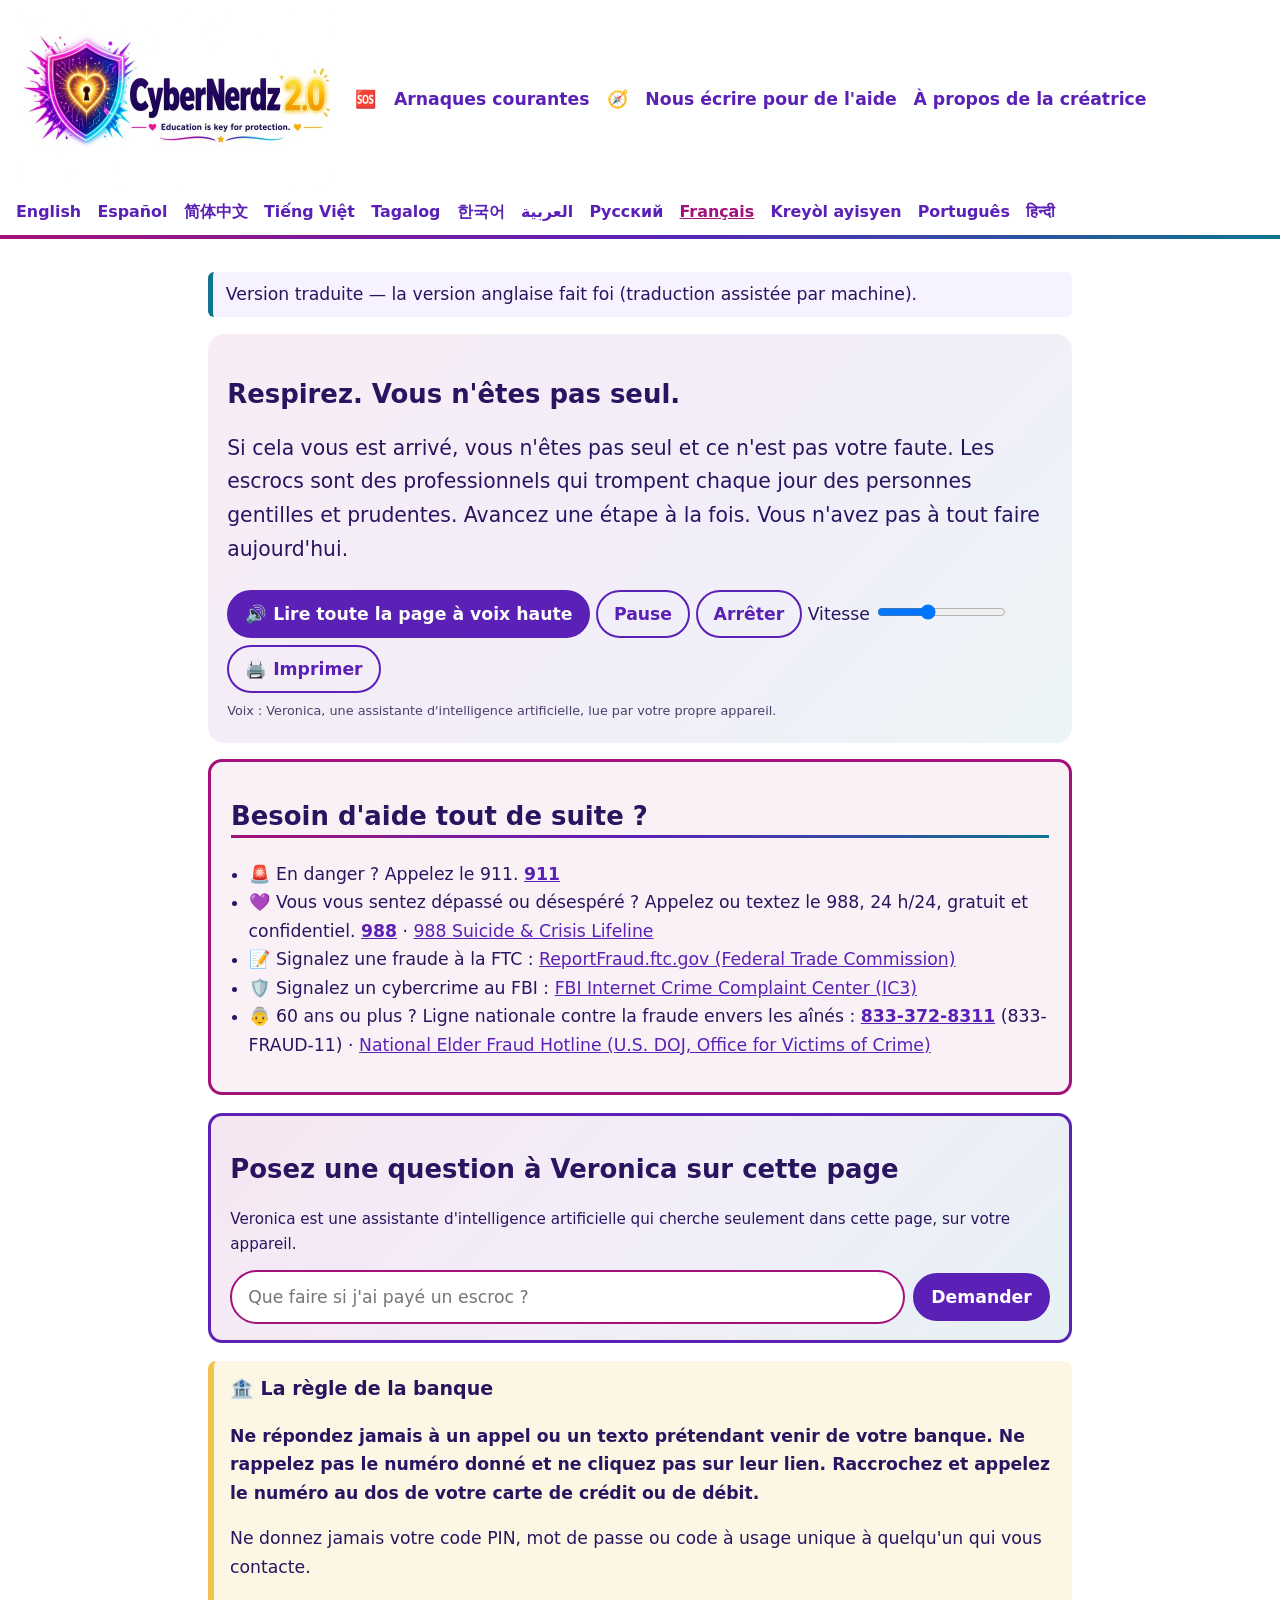
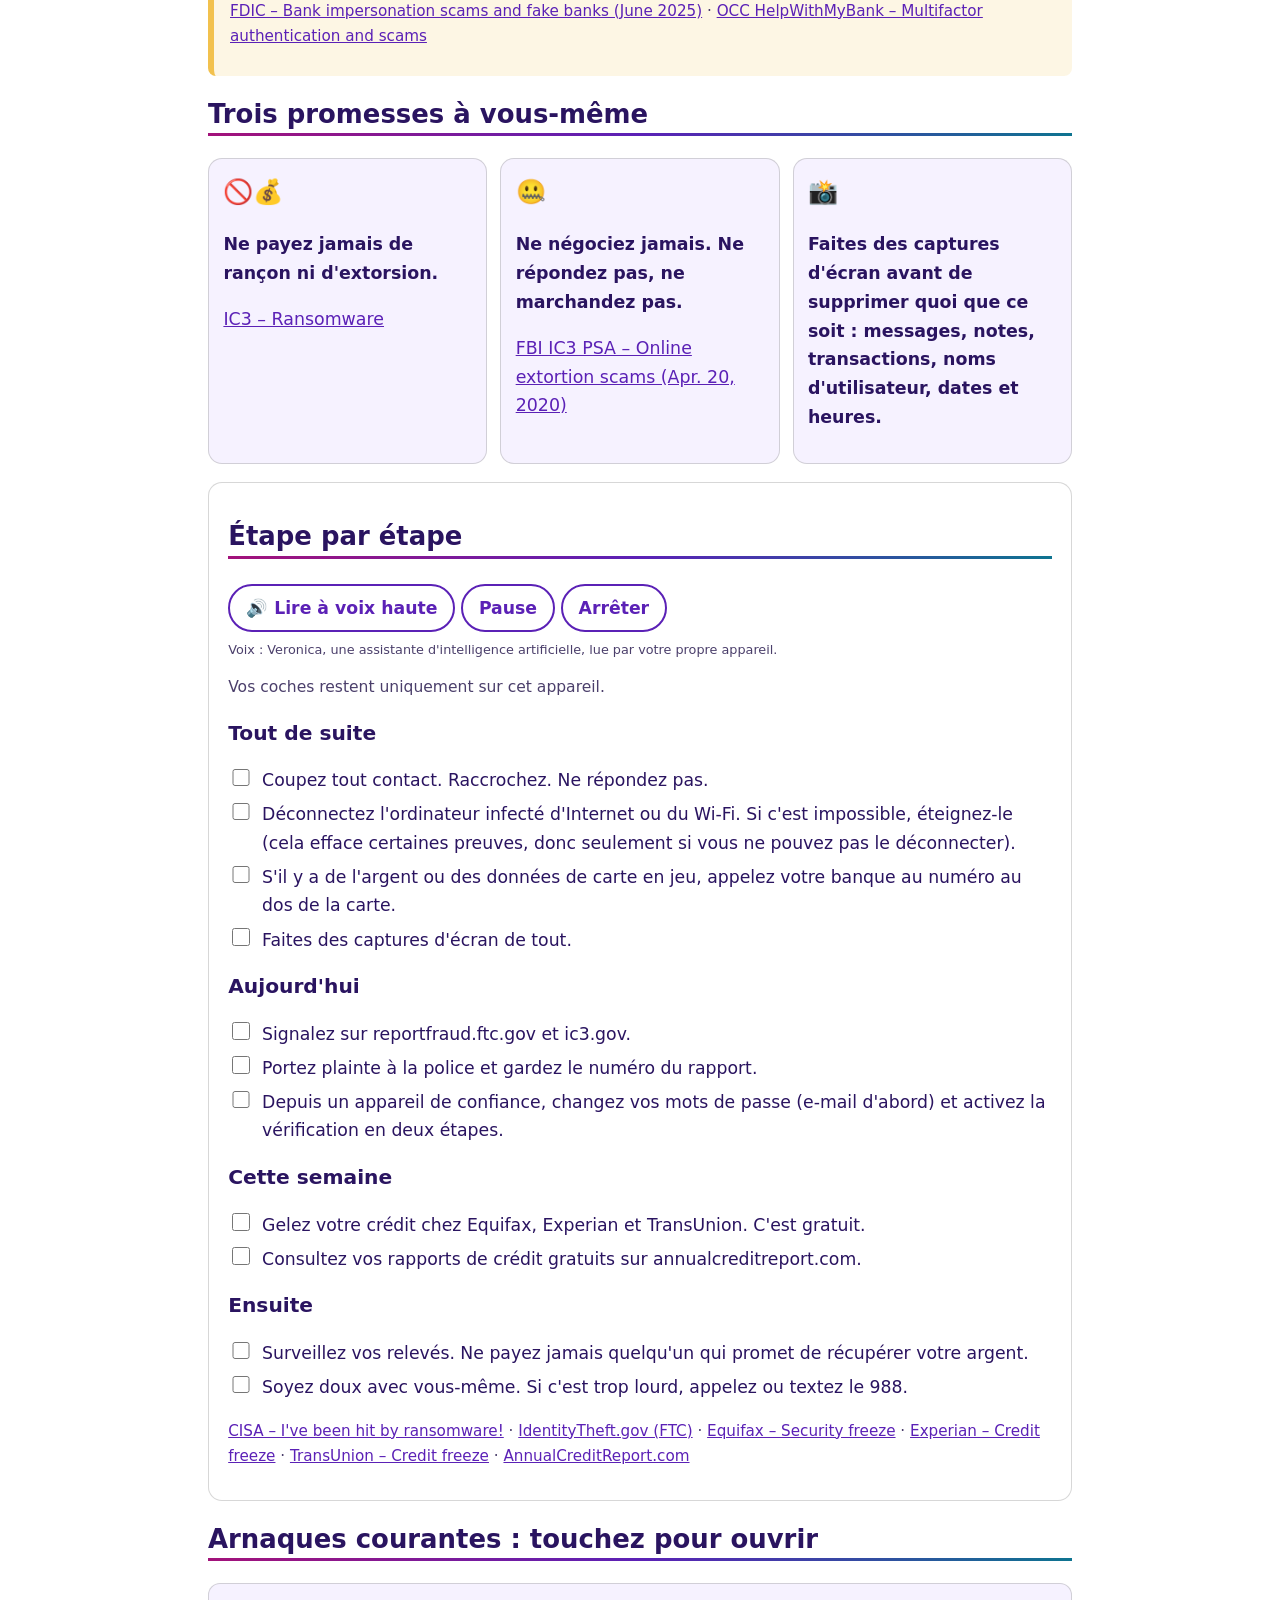
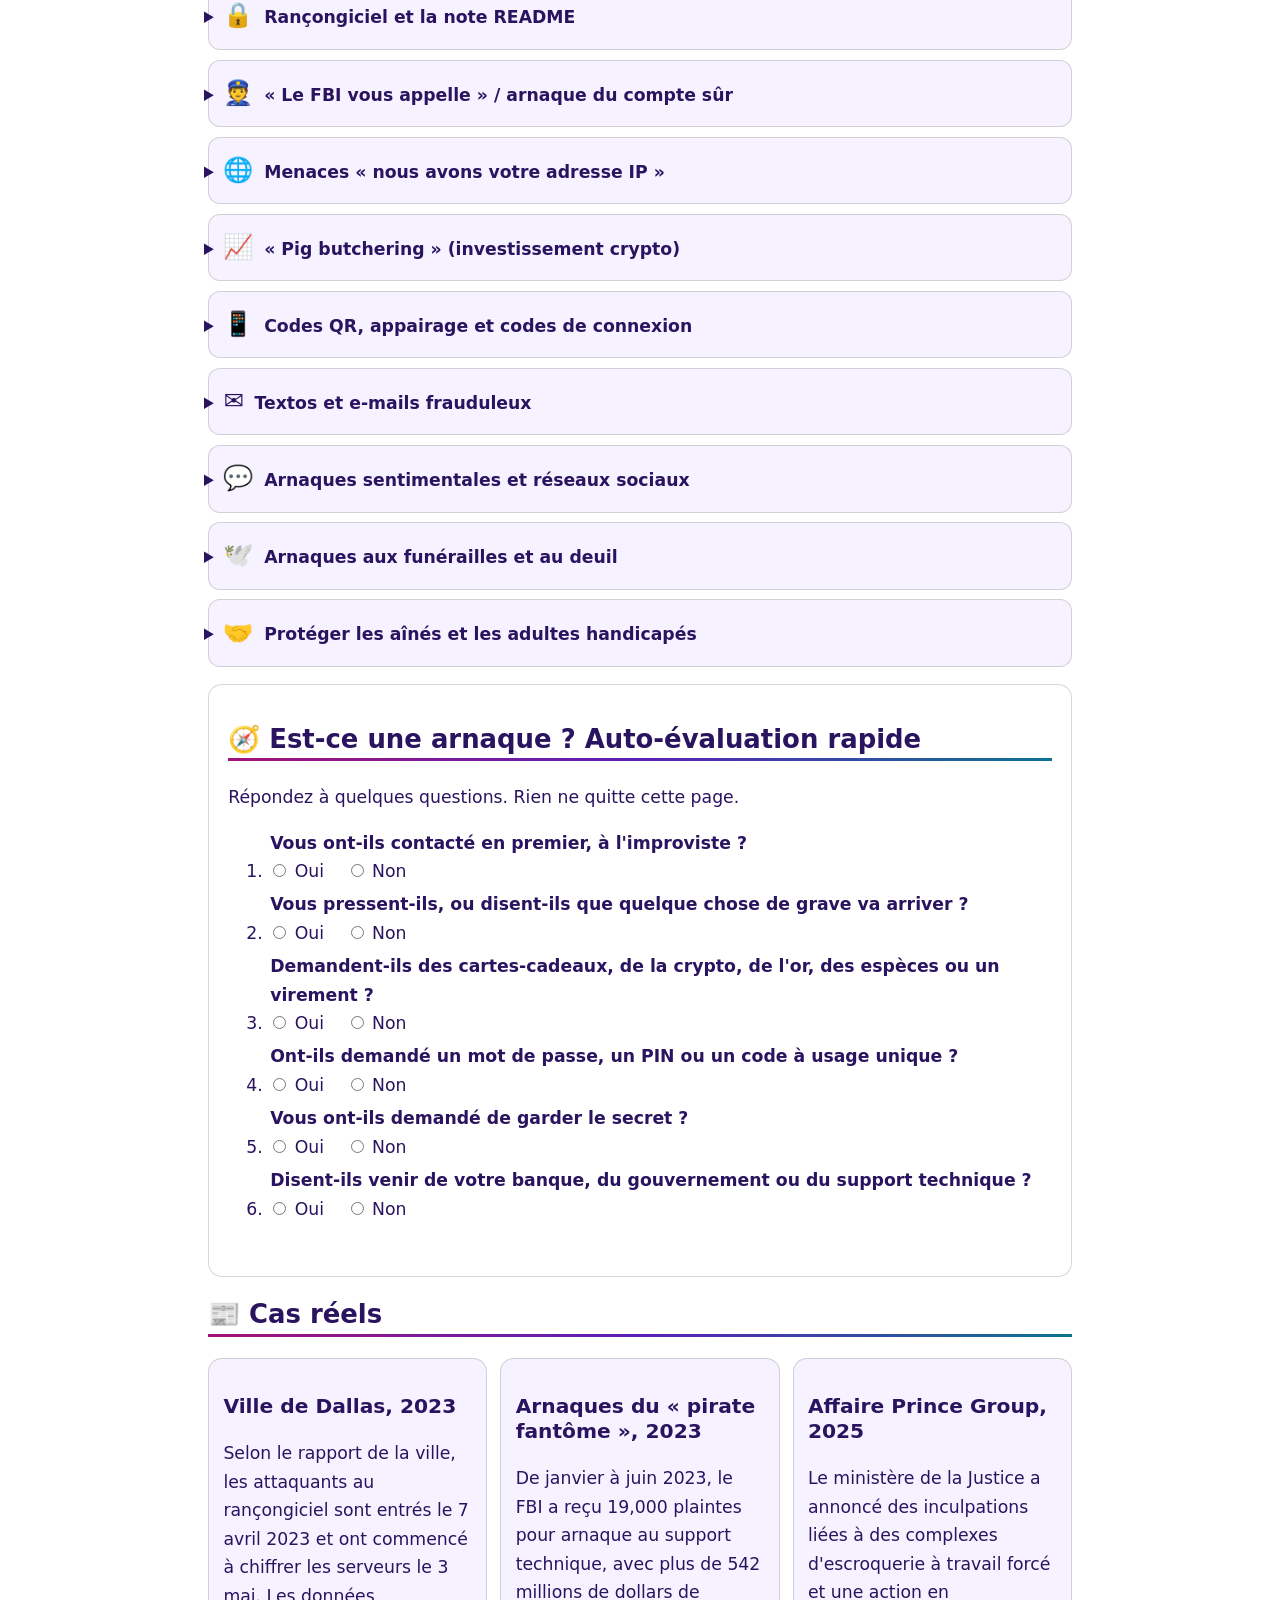
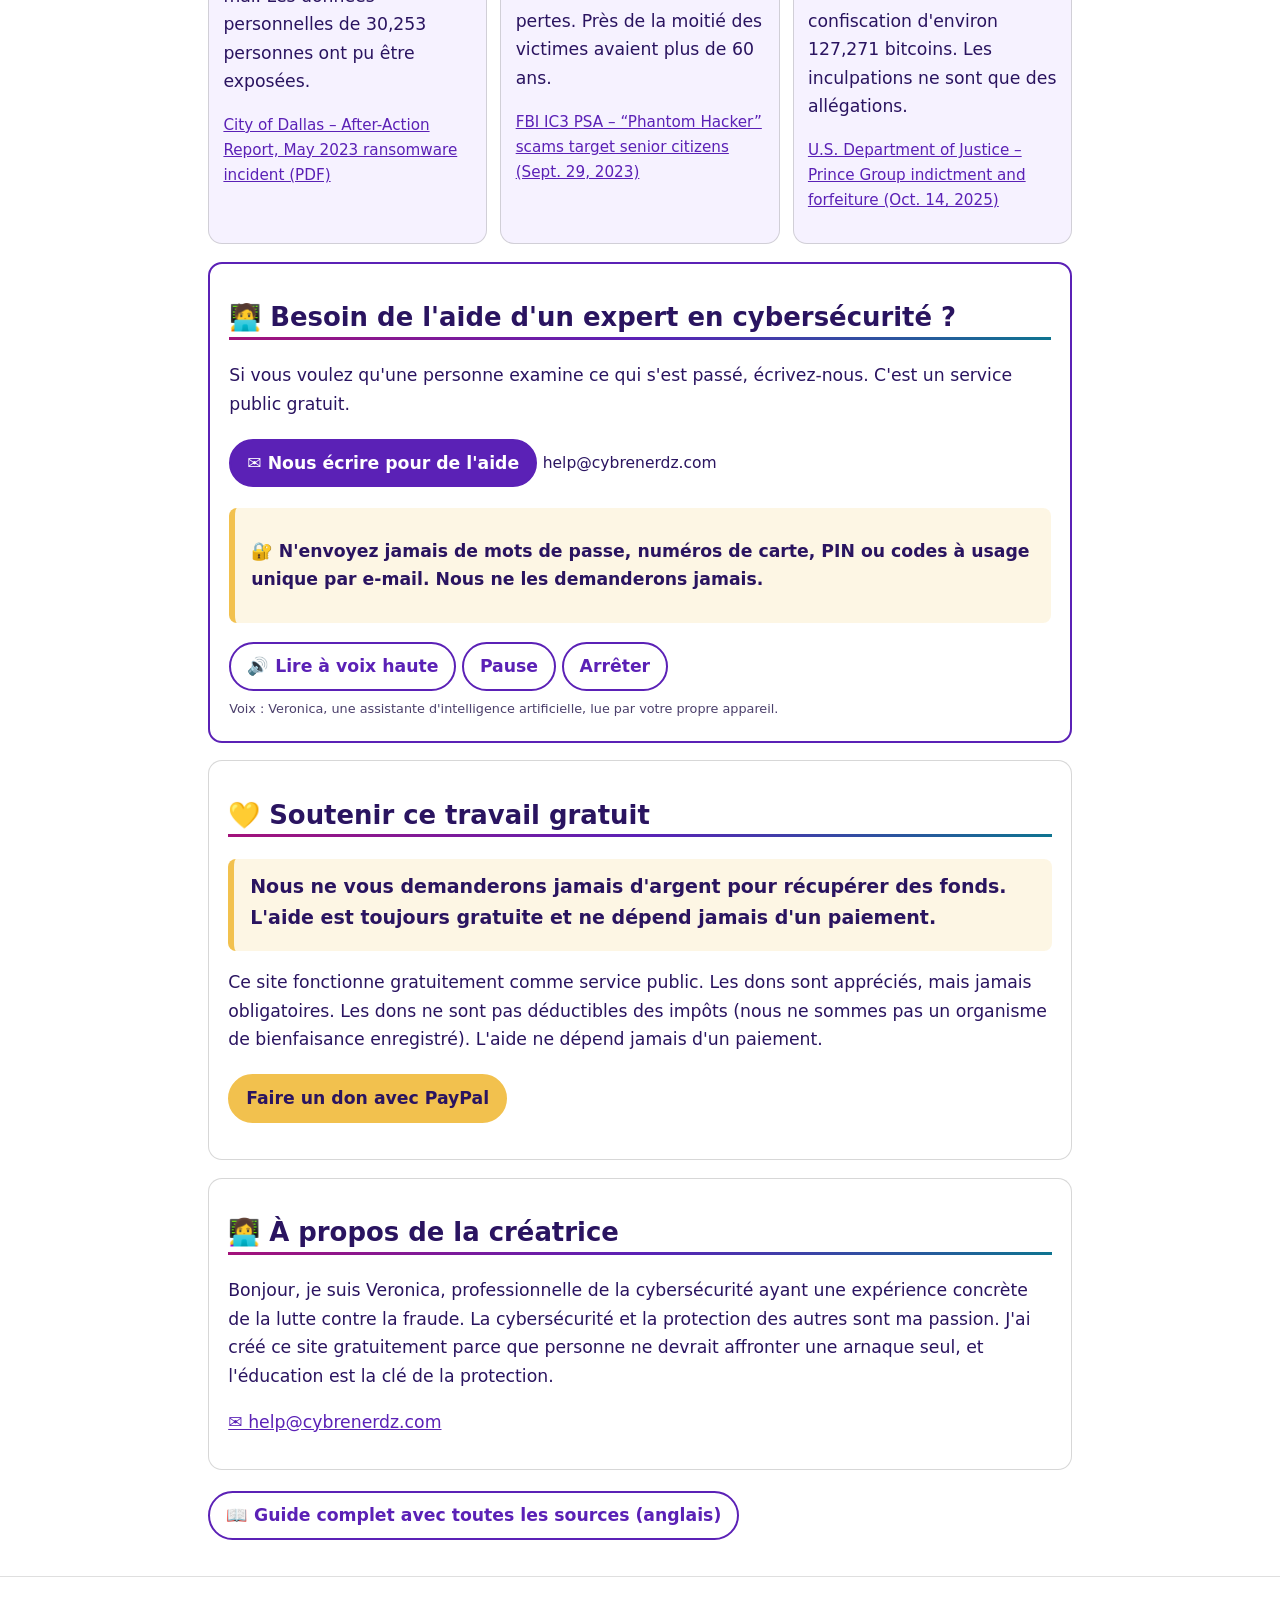
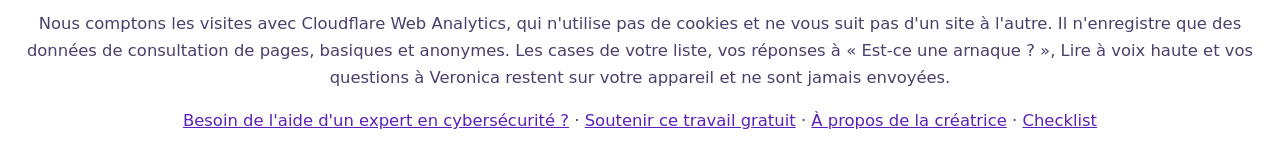
<file: fr/index.html>
<!doctype html>
<html lang="fr" dir="ltr" data-voice="fr-FR"><head><meta charset="utf-8"><meta name="viewport" content="width=device-width, initial-scale=1">
<meta name="referrer" content="no-referrer">
<meta http-equiv="Content-Security-Policy" content="default-src 'none'; script-src 'self' https://static.cloudflareinsights.com; style-src 'self'; img-src 'self'; connect-src https://cloudflareinsights.com; base-uri 'none'; form-action 'none'">
<title>Que faire maintenant après une attaque, une fraude ou une arnaque</title><link rel="stylesheet" href="../style.css">
<link rel="icon" type="image/png" sizes="32x32" href="../assets/favicon.png">
<link rel="icon" type="image/png" sizes="512x512" href="../assets/favicon-512.png">
<link rel="apple-touch-icon" sizes="180x180" href="../assets/favicon-180.png">
<script src="../assets/site.js" defer></script></head><body><a class="skip-link" href="#main">Skip to content</a><header class="site"><a href="../fr/index.html" class="brand"><img src="../assets/logo-640.jpg" alt="CyberNerdz 2.0 logo" width="320" height="180"></a><nav class="mainnav" aria-label="Site"><a href="#help-now">🆘</a> <a href="#scams">Arnaques courantes </a> <a href="#quiz">🧭</a> <a href="#expert">Nous écrire pour de l&#x27;aide</a> <a href="#about">À propos de la créatrice</a></nav><nav class="langs" aria-label="Language / Idioma / 语言"><a href="../index.html" lang="en" hreflang="en">English</a> <a href="../es/index.html" lang="es" hreflang="es">Español</a> <a href="../zh/index.html" lang="zh" hreflang="zh">简体中文</a> <a href="../vi/index.html" lang="vi" hreflang="vi">Tiếng Việt</a> <a href="../tl/index.html" lang="tl" hreflang="tl">Tagalog</a> <a href="../ko/index.html" lang="ko" hreflang="ko">한국어</a> <a href="../ar/index.html" lang="ar" hreflang="ar">العربية</a> <a href="../ru/index.html" lang="ru" hreflang="ru">Русский</a> <a href="../fr/index.html" lang="fr" hreflang="fr" aria-current="true">Français</a> <a href="../ht/index.html" lang="ht" hreflang="ht">Kreyòl ayisyen</a> <a href="../pt/index.html" lang="pt" hreflang="pt">Português</a> <a href="../hi/index.html" lang="hi" hreflang="hi">हिन्दी</a></nav></header><main id="main"><p class="tnote" role="note">Version traduite — la version anglaise fait foi (traduction assistée par machine).</p><section class="hero" id="top"><h1>Respirez. Vous n&#x27;êtes pas seul.</h1><p class="lead">Si cela vous est arrivé, vous n&#x27;êtes pas seul et ce n&#x27;est pas votre faute. Les escrocs sont des professionnels qui trompent chaque jour des personnes gentilles et prudentes. Avancez une étape à la fois. Vous n&#x27;avez pas à tout faire aujourd&#x27;hui.</p><div class="toolbar js-only" hidden><button type="button" class="btn btn-primary tts-page">🔊 Lire toute la page à voix haute</button> <button type="button" class="btn tts-pause">Pause</button> <button type="button" class="btn tts-stop">Arrêter</button> <label class="speed">Vitesse <input type="range" class="tts-rate" min="0.6" max="1.4" step="0.1" value="0.9" aria-label="Vitesse"></label> <button type="button" class="btn js-print">🖨️ Imprimer</button></div><p class="tts-none" hidden>La lecture à voix haute n&#x27;est pas disponible dans ce navigateur. Utilisez le lecteur d&#x27;écran de votre appareil.</p></section>
<aside class="lifeline" id="help-now"><h2>Besoin d&#x27;aide tout de suite ?</h2><ul><li>🚨 En danger ? Appelez le 911. <a class="tel" href="tel:911">911</a></li><li>💜 Vous vous sentez dépassé ou désespéré ? Appelez ou textez le 988, 24 h/24, gratuit et confidentiel. <a class="tel" href="tel:988">988</a> · <a class="src" href="https://988lifeline.org/" rel="noopener noreferrer" target="_blank">988 Suicide &amp; Crisis Lifeline</a></li><li>📝 Signalez une fraude à la FTC : <a class="src" href="https://reportfraud.ftc.gov/" rel="noopener noreferrer" target="_blank">ReportFraud.ftc.gov (Federal Trade Commission)</a></li><li>🛡️ Signalez un cybercrime au FBI : <a class="src" href="https://www.ic3.gov/" rel="noopener noreferrer" target="_blank">FBI Internet Crime Complaint Center (IC3)</a></li><li>👵 60 ans ou plus ? Ligne nationale contre la fraude envers les aînés : <a class="tel" href="tel:8333728311">833-372-8311</a> <span class="ltr">(833-FRAUD-11)</span> · <a class="src" href="https://ovc.ojp.gov/program/stop-elder-fraud/providing-help-restoring-hope" rel="noopener noreferrer" target="_blank">National Elder Fraud Hotline (U.S. DOJ, Office for Victims of Crime)</a></li></ul></aside>
<aside class="rule" id="bank-rule"><p class="rule-title">🏦 La règle de la banque</p><p><strong>Ne répondez jamais à un appel ou un texto prétendant venir de votre banque. Ne rappelez pas le numéro donné et ne cliquez pas sur leur lien. Raccrochez et appelez le numéro au dos de votre carte de crédit ou de débit.</strong></p><p>Ne donnez jamais votre code PIN, mot de passe ou code à usage unique à quelqu&#x27;un qui vous contacte.</p><p class="cite"><a class="src" href="https://www.fdic.gov/consumer-resource-center/2025-06/bank-impersonation-scams-and-fake-banks" rel="noopener noreferrer" target="_blank">FDIC – Bank impersonation scams and fake banks (June 2025)</a> · <a class="src" href="https://www.helpwithmybank.gov/about/message-from-director/past-message-2021-july/index-past-message-2021-july.html" rel="noopener noreferrer" target="_blank">OCC HelpWithMyBank – Multifactor authentication and scams</a></p></aside>
<section class="promises" id="promises"><h2>Trois promesses à vous-même</h2><div class="grid3"><div class="promise">🚫💰<p><strong>Ne payez jamais de rançon ni d&#x27;extorsion.</strong></p><p class="cite"><a class="src" href="https://www.ic3.gov/CrimeInfo/Ransomware" rel="noopener noreferrer" target="_blank">IC3 – Ransomware</a></p></div><div class="promise">🤐<p><strong>Ne négociez jamais. Ne répondez pas, ne marchandez pas.</strong></p><p class="cite"><a class="src" href="https://www.ic3.gov/PSA/2020/PSA200420" rel="noopener noreferrer" target="_blank">FBI IC3 PSA – Online extortion scams (Apr. 20, 2020)</a></p></div><div class="promise">📸<p><strong>Faites des captures d&#x27;écran avant de supprimer quoi que ce soit : messages, notes, transactions, noms d&#x27;utilisateur, dates et heures.</strong></p></div></div></section>
<section class="card" id="steps"><h2>Étape par étape</h2><div class="tts js-only" data-target="#steps" hidden><button type="button" class="btn tts-play">🔊 Lire à voix haute</button> <button type="button" class="btn tts-pause">Pause</button> <button type="button" class="btn tts-stop">Arrêter</button></div><p class="small muted">Vos coches restent uniquement sur cet appareil.</p>
<h3>Tout de suite</h3><ol class="steps tick">
<li><label><input type="checkbox" class="keep" data-key="fr-s1"> <span>Coupez tout contact. Raccrochez. Ne répondez pas.</span></label></li>
<li><label><input type="checkbox" class="keep" data-key="fr-s2"> <span>Déconnectez l&#x27;ordinateur infecté d&#x27;Internet ou du Wi-Fi. Si c&#x27;est impossible, éteignez-le (cela efface certaines preuves, donc seulement si vous ne pouvez pas le déconnecter).</span></label></li>
<li><label><input type="checkbox" class="keep" data-key="fr-s3"> <span>S&#x27;il y a de l&#x27;argent ou des données de carte en jeu, appelez votre banque au numéro au dos de la carte.</span></label></li>
<li><label><input type="checkbox" class="keep" data-key="fr-s4"> <span>Faites des captures d&#x27;écran de tout.</span></label></li>
</ol>
<h3>Aujourd&#x27;hui</h3><ol class="steps tick">
<li><label><input type="checkbox" class="keep" data-key="fr-s5"> <span>Signalez sur reportfraud.ftc.gov et ic3.gov.</span></label></li>
<li><label><input type="checkbox" class="keep" data-key="fr-s6"> <span>Portez plainte à la police et gardez le numéro du rapport.</span></label></li>
<li><label><input type="checkbox" class="keep" data-key="fr-s7"> <span>Depuis un appareil de confiance, changez vos mots de passe (e-mail d&#x27;abord) et activez la vérification en deux étapes.</span></label></li>
</ol>
<h3>Cette semaine</h3><ol class="steps tick">
<li><label><input type="checkbox" class="keep" data-key="fr-s8"> <span>Gelez votre crédit chez Equifax, Experian et TransUnion. C&#x27;est gratuit.</span></label></li>
<li><label><input type="checkbox" class="keep" data-key="fr-s9"> <span>Consultez vos rapports de crédit gratuits sur annualcreditreport.com.</span></label></li>
</ol>
<h3>Ensuite</h3><ol class="steps tick">
<li><label><input type="checkbox" class="keep" data-key="fr-s10"> <span>Surveillez vos relevés. Ne payez jamais quelqu&#x27;un qui promet de récupérer votre argent.</span></label></li>
<li><label><input type="checkbox" class="keep" data-key="fr-s11"> <span>Soyez doux avec vous-même. Si c&#x27;est trop lourd, appelez ou textez le 988.</span></label></li>
</ol>
<p class="cite"><a class="src" href="https://www.cisa.gov/stopransomware/ive-been-hit-ransomware" rel="noopener noreferrer" target="_blank">CISA – I&#x27;ve been hit by ransomware!</a> · <a class="src" href="https://www.identitytheft.gov/" rel="noopener noreferrer" target="_blank">IdentityTheft.gov (FTC)</a> · <a class="src" href="https://www.equifax.com/personal/credit-report-services/credit-freeze/" rel="noopener noreferrer" target="_blank">Equifax – Security freeze</a> · <a class="src" href="https://www.experian.com/help/credit-freeze/" rel="noopener noreferrer" target="_blank">Experian – Credit freeze</a> · <a class="src" href="https://www.transunion.com/credit-freeze" rel="noopener noreferrer" target="_blank">TransUnion – Credit freeze</a> · <a class="src" href="https://www.annualcreditreport.com/" rel="noopener noreferrer" target="_blank">AnnualCreditReport.com</a></p></section>
<section id="scams"><h2>Arnaques courantes : touchez pour ouvrir</h2><div class="cards">
<details class="scard" id="scam-1"><summary><span class="ico" aria-hidden="true">🔒</span> Rançongiciel et la note README</summary><div><p>N&#x27;ouvrez pas les liens de la note. Ne contactez pas, ne payez pas. Faites une capture, déconnectez l&#x27;appareil et signalez à la police, à l&#x27;IC3 et à la CISA.</p><p class="cite"><a class="src" href="https://www.ic3.gov/CrimeInfo/Ransomware" rel="noopener noreferrer" target="_blank">IC3 – Ransomware</a> · <a class="src" href="https://www.cisa.gov/stopransomware/ive-been-hit-ransomware" rel="noopener noreferrer" target="_blank">CISA – I&#x27;ve been hit by ransomware!</a></p><div class="tts js-only" data-target="#scam-1" hidden><button type="button" class="btn tts-play">🔊 Lire à voix haute</button> <button type="button" class="btn tts-pause">Pause</button> <button type="button" class="btn tts-stop">Arrêter</button></div></div></details>
<details class="scard" id="scam-2"><summary><span class="ico" aria-hidden="true">👮</span> « Le FBI vous appelle » / arnaque du compte sûr</summary><div><p>Le gouvernement ne vous demande jamais de transférer votre argent sur un compte « sûr », ni d&#x27;espèces, d&#x27;or, de cartes-cadeaux ou de crypto. Raccrochez et appelez le numéro de votre carte.</p><p class="cite"><a class="src" href="https://www.ic3.gov/PSA/2023/PSA230929" rel="noopener noreferrer" target="_blank">FBI IC3 PSA – “Phantom Hacker” scams target senior citizens (Sept. 29, 2023)</a> · <a class="src" href="https://www.ic3.gov/PSA/2024/PSA240129" rel="noopener noreferrer" target="_blank">FBI IC3 PSA I-012924-PSA – Scammers use couriers to retrieve cash and precious metals (Jan. 29, 2024)</a></p><div class="tts js-only" data-target="#scam-2" hidden><button type="button" class="btn tts-play">🔊 Lire à voix haute</button> <button type="button" class="btn tts-pause">Pause</button> <button type="button" class="btn tts-stop">Arrêter</button></div></div></details>
<details class="scard" id="scam-3"><summary><span class="ico" aria-hidden="true">🌐</span> Menaces « nous avons votre adresse IP »</summary><div><p>Une adresse IP seule ne donne à personne le contrôle de vous ou de votre appareil. C&#x27;est de l&#x27;intimidation. Ne payez pas, ne répondez pas, faites des captures et signalez.</p><p class="cite"><a class="src" href="https://www.ic3.gov/PSA/2020/PSA200420" rel="noopener noreferrer" target="_blank">FBI IC3 PSA – Online extortion scams (Apr. 20, 2020)</a> · <a class="src" href="https://traficom.fi/en/everyday-information-security/sextortion-scams-dont-believe-scammers-claims" rel="noopener noreferrer" target="_blank">Traficom (Finnish Transport and Communications Agency) – Sextortion scams: don&#x27;t believe the scammers&#x27; claims</a></p><div class="tts js-only" data-target="#scam-3" hidden><button type="button" class="btn tts-play">🔊 Lire à voix haute</button> <button type="button" class="btn tts-pause">Pause</button> <button type="button" class="btn tts-stop">Arrêter</button></div></div></details>
<details class="scard" id="scam-4"><summary><span class="ico" aria-hidden="true">📈</span> « Pig butchering » (investissement crypto)</summary><div><p>Un inconnu aimable vous mène vers une fausse plateforme aux faux gains, puis exige des « taxes » ou « frais » pour retirer. Arrêtez de payer et signalez.</p><p class="cite"><a class="src" href="https://www.fincen.gov/sites/default/files/shared/FinCEN_Alert_Pig_Butchering_FINAL_508c.pdf" rel="noopener noreferrer" target="_blank">FinCEN Alert FIN-2023-Alert005 on “pig butchering” (PDF)</a> · <a class="src" href="https://www.justice.gov/opa/pr/chairman-prince-group-indicted-operating-cambodian-forced-labor-scam-compounds-engaged" rel="noopener noreferrer" target="_blank">U.S. Department of Justice – Prince Group indictment and forfeiture (Oct. 14, 2025)</a></p><div class="tts js-only" data-target="#scam-4" hidden><button type="button" class="btn tts-play">🔊 Lire à voix haute</button> <button type="button" class="btn tts-pause">Pause</button> <button type="button" class="btn tts-stop">Arrêter</button></div></div></details>
<details class="scard" id="scam-5"><summary><span class="ico" aria-hidden="true">📱</span> Codes QR, appairage et codes de connexion</summary><div><p>Ne scannez pas un QR d&#x27;« invitation de groupe » inattendu, ne partagez aucun code, n&#x27;approuvez pas une connexion que vous n&#x27;avez pas lancée. Supprimez les appareils liés inconnus.</p><p class="cite"><a class="src" href="https://cloud.google.com/blog/topics/threat-intelligence/russia-targeting-signal-messenger" rel="noopener noreferrer" target="_blank">Google Threat Intelligence – Russia-aligned actors targeting Signal “linked devices” (Feb. 2025)</a> · <a class="src" href="https://www.microsoft.com/en-us/security/blog/2025/02/13/storm-2372-conducts-device-code-phishing-campaign/" rel="noopener noreferrer" target="_blank">Microsoft Threat Intelligence – Storm-2372 device code phishing (Feb. 13, 2025)</a></p><div class="tts js-only" data-target="#scam-5" hidden><button type="button" class="btn tts-play">🔊 Lire à voix haute</button> <button type="button" class="btn tts-pause">Pause</button> <button type="button" class="btn tts-stop">Arrêter</button></div></div></details>
<details class="scard" id="scam-6"><summary><span class="ico" aria-hidden="true">✉️</span> Textos et e-mails frauduleux</summary><div><p>Ne cliquez pas. Vérifiez dans l&#x27;appli officielle. Transférez les textos au 7726 et les e-mails à reportphishing@apwg.org.</p><p class="cite"><a class="src" href="https://www.uspis.gov/news/scam-article/smishing" rel="noopener noreferrer" target="_blank">U.S. Postal Inspection Service – Smishing: package tracking text scams</a> · <a class="src" href="https://apwg.org/reportphishing/" rel="noopener noreferrer" target="_blank">Anti-Phishing Working Group – Report phishing emails</a></p><div class="tts js-only" data-target="#scam-6" hidden><button type="button" class="btn tts-play">🔊 Lire à voix haute</button> <button type="button" class="btn tts-pause">Pause</button> <button type="button" class="btn tts-stop">Arrêter</button></div></div></details>
<details class="scard" id="scam-7"><summary><span class="ico" aria-hidden="true">💬</span> Arnaques sentimentales et réseaux sociaux</summary><div><p>Quelqu&#x27;un que vous n&#x27;avez jamais rencontré demande de l&#x27;argent ou un investissement. Arrêtez d&#x27;envoyer de l&#x27;argent et parlez à une personne de confiance.</p><p class="cite"><a class="src" href="https://reportfraud.ftc.gov/" rel="noopener noreferrer" target="_blank">ReportFraud.ftc.gov (Federal Trade Commission)</a> · <a class="src" href="https://www.ic3.gov/" rel="noopener noreferrer" target="_blank">FBI Internet Crime Complaint Center (IC3)</a></p><div class="tts js-only" data-target="#scam-7" hidden><button type="button" class="btn tts-play">🔊 Lire à voix haute</button> <button type="button" class="btn tts-pause">Pause</button> <button type="button" class="btn tts-stop">Arrêter</button></div></div></details>
<details class="scard" id="scam-8"><summary><span class="ico" aria-hidden="true">🕊️</span> Arnaques aux funérailles et au deuil</summary><div><p>Toutes nos condoléances. Un salon funéraire ne fait pas payer simplement pour regarder une cérémonie. Demandez le vrai lien directement au salon funéraire.</p><p class="cite"><a class="src" href="https://www.wgem.com/2024/01/24/scammers-target-grieving-families-with-fake-facebook-pages/" rel="noopener noreferrer" target="_blank">WGEM News – BBB warns of fake funeral livestream pages (Jan. 2024)</a></p><div class="tts js-only" data-target="#scam-8" hidden><button type="button" class="btn tts-play">🔊 Lire à voix haute</button> <button type="button" class="btn tts-pause">Pause</button> <button type="button" class="btn tts-stop">Arrêter</button></div></div></details>
<details class="scard" id="scam-9"><summary><span class="ico" aria-hidden="true">🤝</span> Protéger les aînés et les adultes handicapés</summary><div><p>Ligne d&#x27;abus du Texas 1-800-252-5400 ou txabusehotline.org. Ligne fraude aînés 833-FRAUD-11.</p><p class="cite"><a class="src" href="https://www.dfps.texas.gov/Contact_Us/report_abuse.asp" rel="noopener noreferrer" target="_blank">Texas Abuse Hotline (Texas DFPS – Adult Protective Services)</a> · <a class="src" href="https://ovc.ojp.gov/program/stop-elder-fraud/providing-help-restoring-hope" rel="noopener noreferrer" target="_blank">National Elder Fraud Hotline (U.S. DOJ, Office for Victims of Crime)</a></p><div class="tts js-only" data-target="#scam-9" hidden><button type="button" class="btn tts-play">🔊 Lire à voix haute</button> <button type="button" class="btn tts-pause">Pause</button> <button type="button" class="btn tts-stop">Arrêter</button></div></div></details>
</div></section>
<section class="card quiz" id="quiz"><h2>🧭 Est-ce une arnaque ? Auto-évaluation rapide</h2><p>Répondez à quelques questions. Rien ne quitte cette page.</p><noscript><p class="small">(La lecture à voix haute n&#x27;est pas disponible dans ce navigateur. Utilisez le lecteur d&#x27;écran de votre appareil.)</p></noscript><ol>
<li><fieldset><legend>Vous ont-ils contacté en premier, à l&#x27;improviste ?</legend><label><input type="radio" name="q0" value="1"> Oui</label> <label><input type="radio" name="q0" value="0"> Non</label></fieldset></li>
<li><fieldset><legend>Vous pressent-ils, ou disent-ils que quelque chose de grave va arriver ?</legend><label><input type="radio" name="q1" value="1"> Oui</label> <label><input type="radio" name="q1" value="0"> Non</label></fieldset></li>
<li><fieldset><legend>Demandent-ils des cartes-cadeaux, de la crypto, de l&#x27;or, des espèces ou un virement ?</legend><label><input type="radio" name="q2" value="1"> Oui</label> <label><input type="radio" name="q2" value="0"> Non</label></fieldset></li>
<li><fieldset><legend>Ont-ils demandé un mot de passe, un PIN ou un code à usage unique ?</legend><label><input type="radio" name="q3" value="1"> Oui</label> <label><input type="radio" name="q3" value="0"> Non</label></fieldset></li>
<li><fieldset><legend>Vous ont-ils demandé de garder le secret ?</legend><label><input type="radio" name="q4" value="1"> Oui</label> <label><input type="radio" name="q4" value="0"> Non</label></fieldset></li>
<li><fieldset><legend>Disent-ils venir de votre banque, du gouvernement ou du support technique ?</legend><label><input type="radio" name="q5" value="1"> Oui</label> <label><input type="radio" name="q5" value="0"> Non</label></fieldset></li>
</ol><div class="quiz-out" aria-live="polite" data-r0="Aucun signal d&#x27;alerte d&#x27;après ces questions. Mais si quelque chose vous semble étrange, arrêtez-vous et vérifiez auprès d&#x27;une personne de confiance." data-r1="Prudence : il y a au moins un signal d&#x27;alerte. Arrêtez-vous et vérifiez avec un numéro ou une appli que vous connaissez." data-r2="Cela ressemble à une arnaque. Coupez le contact, ne payez pas et suivez les étapes de cette page."></div></section>
<section id="cases"><h2>📰 Cas réels</h2><div class="grid3">
<article class="story"><h3>Ville de Dallas, 2023</h3><p>Selon le rapport de la ville, les attaquants au rançongiciel sont entrés le 7 avril 2023 et ont commencé à chiffrer les serveurs le 3 mai. Les données personnelles de 30,253 personnes ont pu être exposées.</p><p class="cite"><a class="src" href="https://dallascityhall.com/departments/ciservices/DCH%20Documents/dallas-after-action-review-slideshow-of-ransomware-attack.pdf" rel="noopener noreferrer" target="_blank">City of Dallas – After-Action Report, May 2023 ransomware incident (PDF)</a></p></article>
<article class="story"><h3>Arnaques du « pirate fantôme », 2023</h3><p>De janvier à juin 2023, le FBI a reçu 19,000 plaintes pour arnaque au support technique, avec plus de 542 millions de dollars de pertes. Près de la moitié des victimes avaient plus de 60 ans.</p><p class="cite"><a class="src" href="https://www.ic3.gov/PSA/2023/PSA230929" rel="noopener noreferrer" target="_blank">FBI IC3 PSA – “Phantom Hacker” scams target senior citizens (Sept. 29, 2023)</a></p></article>
<article class="story"><h3>Affaire Prince Group, 2025</h3><p>Le ministère de la Justice a annoncé des inculpations liées à des complexes d&#x27;escroquerie à travail forcé et une action en confiscation d&#x27;environ 127,271 bitcoins. Les inculpations ne sont que des allégations.</p><p class="cite"><a class="src" href="https://www.justice.gov/opa/pr/chairman-prince-group-indicted-operating-cambodian-forced-labor-scam-compounds-engaged" rel="noopener noreferrer" target="_blank">U.S. Department of Justice – Prince Group indictment and forfeiture (Oct. 14, 2025)</a></p></article>
</div></section>
<section class="card feature" id="expert"><h2>🧑‍💻 Besoin de l&#x27;aide d&#x27;un expert en cybersécurité ?</h2><p>Si vous voulez qu&#x27;une personne examine ce qui s&#x27;est passé, écrivez-nous. C&#x27;est un service public gratuit.</p><p><a class="btn btn-primary" href="mailto:help@cybrenerdz.com?subject=Help%20request">✉️ Nous écrire pour de l&#x27;aide</a> <span class="small">help@cybrenerdz.com</span></p><aside class="rule"><p>🔐 <strong>N&#x27;envoyez jamais de mots de passe, numéros de carte, PIN ou codes à usage unique par e-mail. Nous ne les demanderons jamais.</strong></p></aside><div class="tts js-only" data-target="#expert" hidden><button type="button" class="btn tts-play">🔊 Lire à voix haute</button> <button type="button" class="btn tts-pause">Pause</button> <button type="button" class="btn tts-stop">Arrêter</button></div></section>
<section class="card" id="support"><h2>💛 Soutenir ce travail gratuit</h2><aside class="rule"><p class="rule-title">Nous ne vous demanderons jamais d&#x27;argent pour récupérer des fonds. L&#x27;aide est toujours gratuite et ne dépend jamais d&#x27;un paiement.</p></aside><p>Ce site fonctionne gratuitement comme service public. Les dons sont appréciés, mais jamais obligatoires. Les dons ne sont pas déductibles des impôts (nous ne sommes pas un organisme de bienfaisance enregistré). L&#x27;aide ne dépend jamais d&#x27;un paiement.</p><p><a class="btn btn-gold" href="https://www.paypal.com/donate?business=help%40cybrenerdz.com&amp;currency_code=USD" rel="noopener noreferrer" target="_blank">Faire un don avec PayPal</a></p></section>
<section class="card about" id="about"><h2>👩‍💻 À propos de la créatrice</h2><p>Bonjour, je suis Veronica, professionnelle de la cybersécurité ayant une expérience concrète de la lutte contre la fraude. La cybersécurité et la protection des autres sont ma passion. J&#x27;ai créé ce site gratuitement parce que personne ne devrait affronter une arnaque seul, et l&#x27;éducation est la clé de la protection.</p><p><a href="mailto:help@cybrenerdz.com?subject=Help%20request">✉️ help@cybrenerdz.com</a></p></section><p><a class="btn" href="../index.html#guide" hreflang="en">📖 Guide complet avec toutes les sources (anglais)</a></p></main><footer class="site"><p>Nous comptons les visites avec Cloudflare Web Analytics, qui n&#x27;utilise pas de cookies et ne vous suit pas d&#x27;un site à l&#x27;autre. Il n&#x27;enregistre que des données de consultation de pages, basiques et anonymes. Les cases de votre liste, vos réponses à « Est-ce une arnaque ? », Lire à voix haute et vos questions à Veronica restent sur votre appareil et ne sont jamais envoyées.</p><p><a href="#expert">Besoin de l&#x27;aide d&#x27;un expert en cybersécurité ?</a> · <a href="#support">Soutenir ce travail gratuit</a> · <a href="#about">À propos de la créatrice</a> · <a href="../checklist.html" hreflang="en">Checklist</a></p></footer><script defer src='https://static.cloudflareinsights.com/beacon.min.js' data-cf-beacon='{"token": "b9d35d202a1a4cb9be90fd8a0bf896b5"}'></script></body></html>
</file>
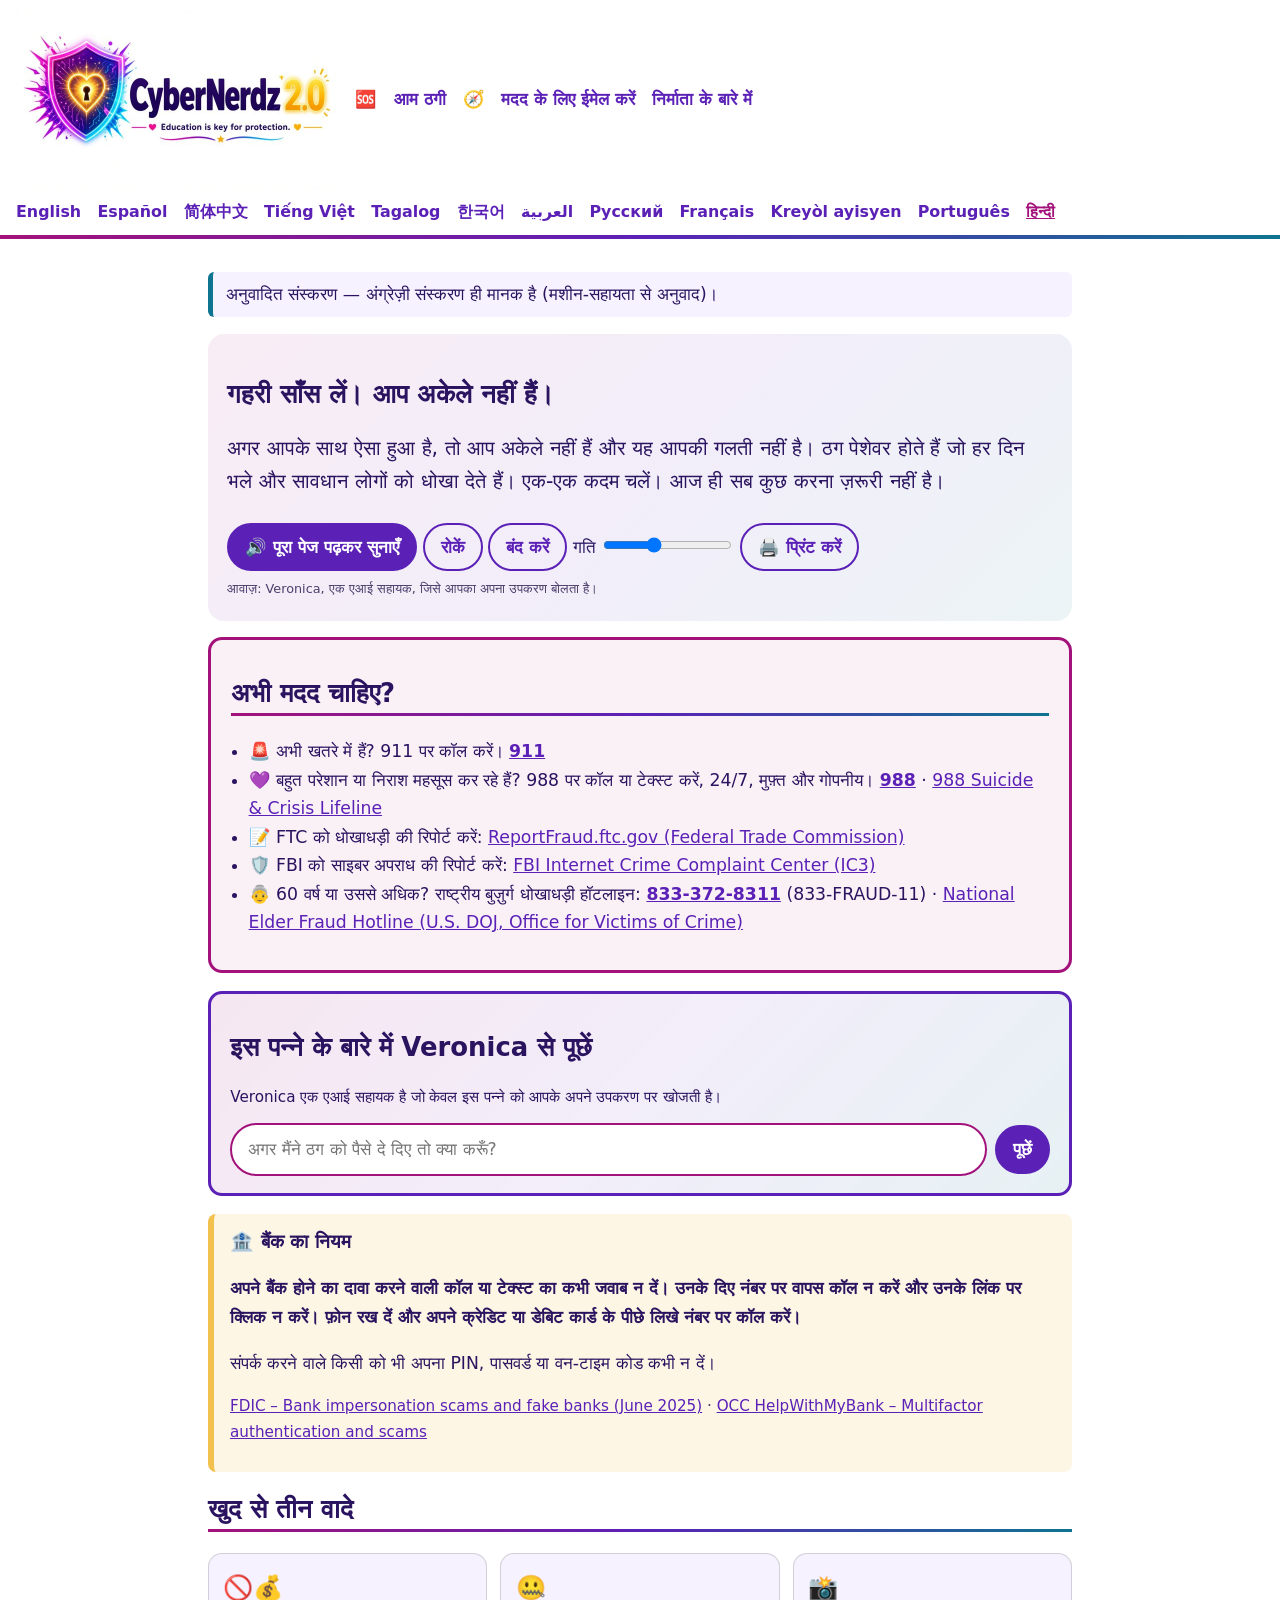
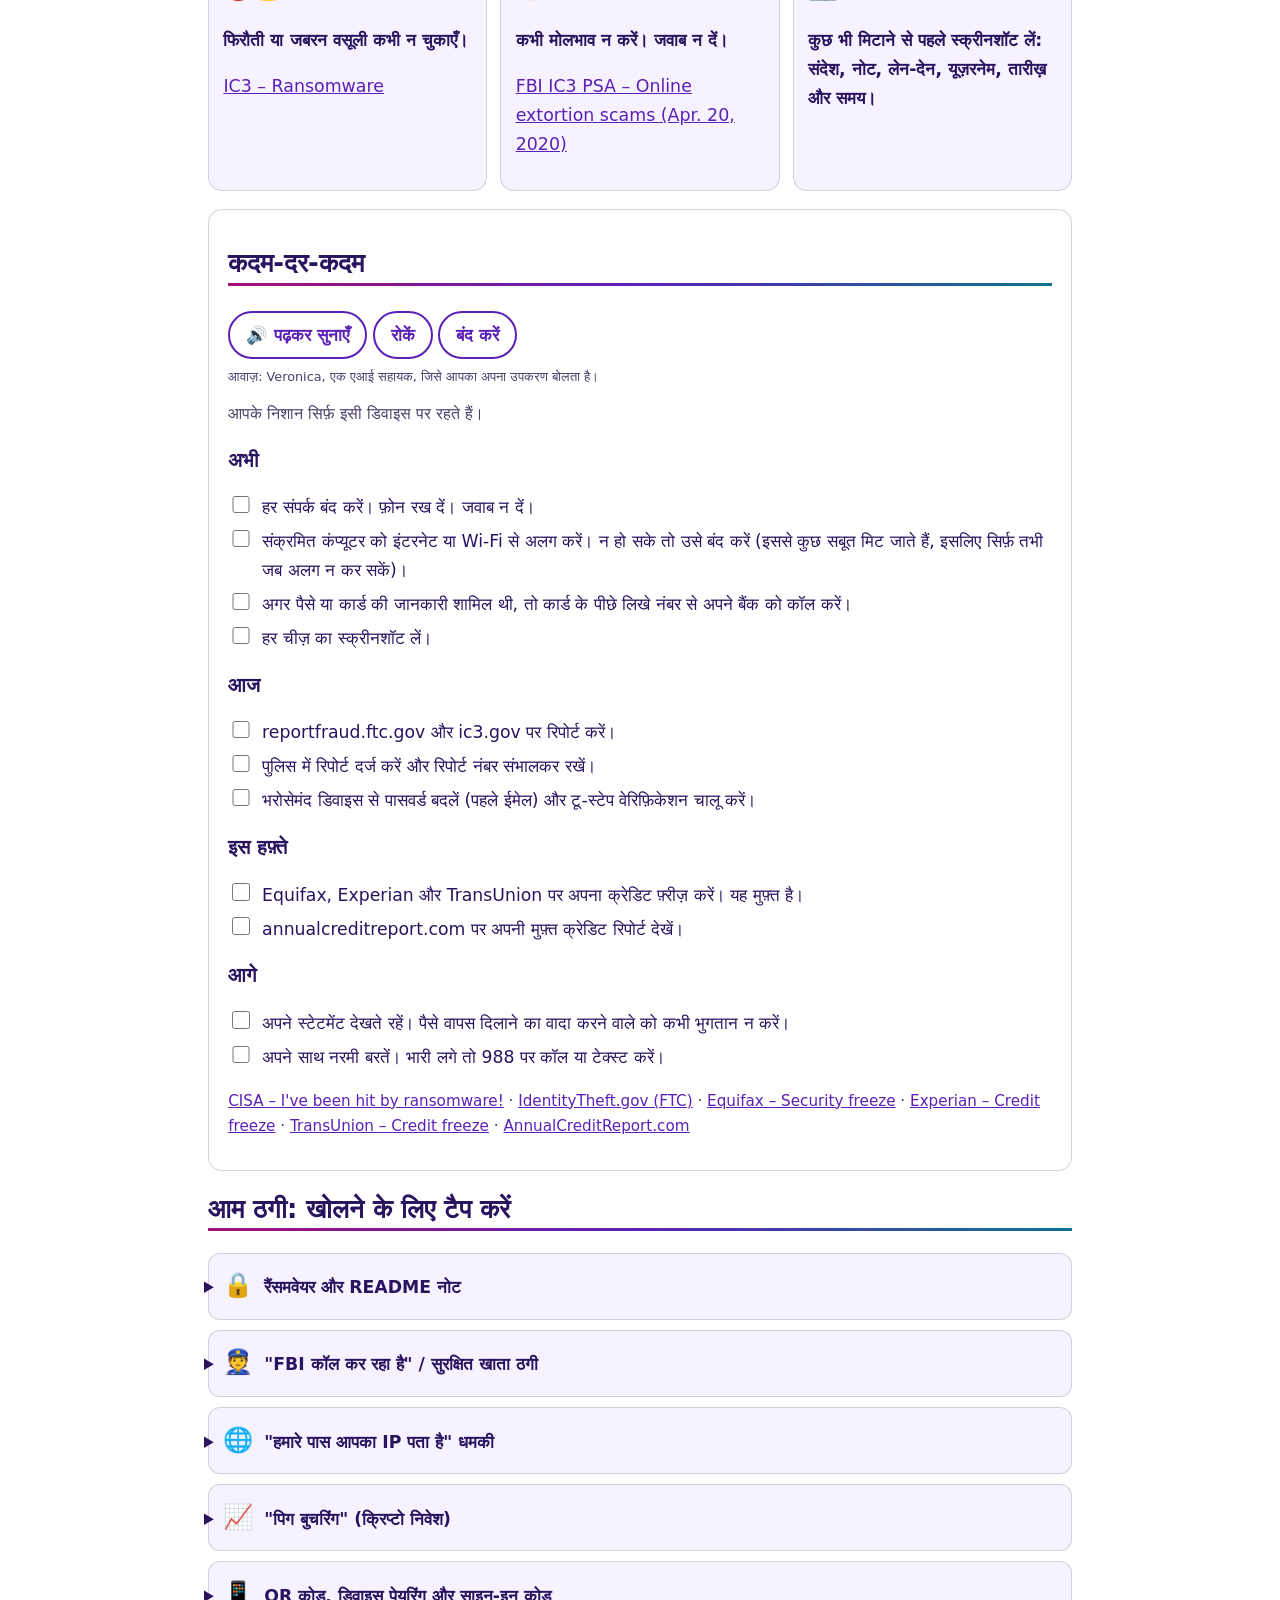
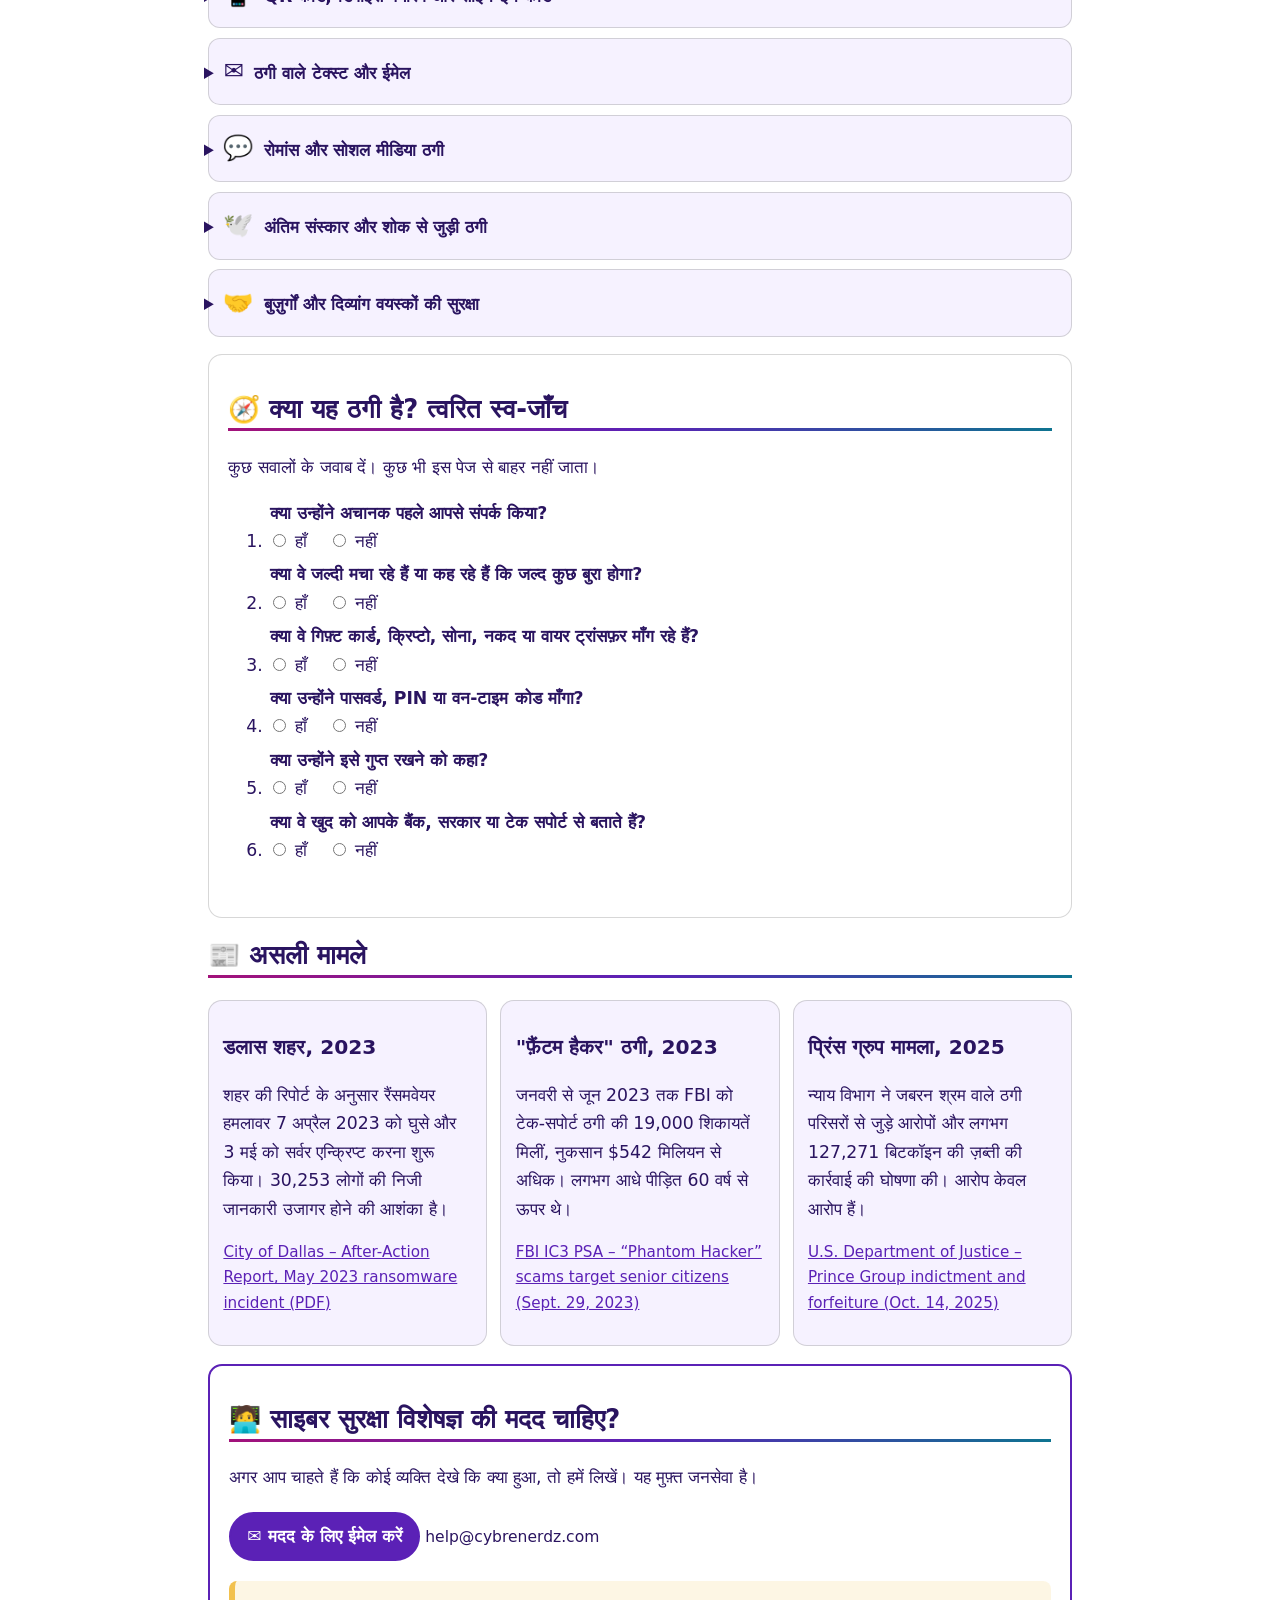
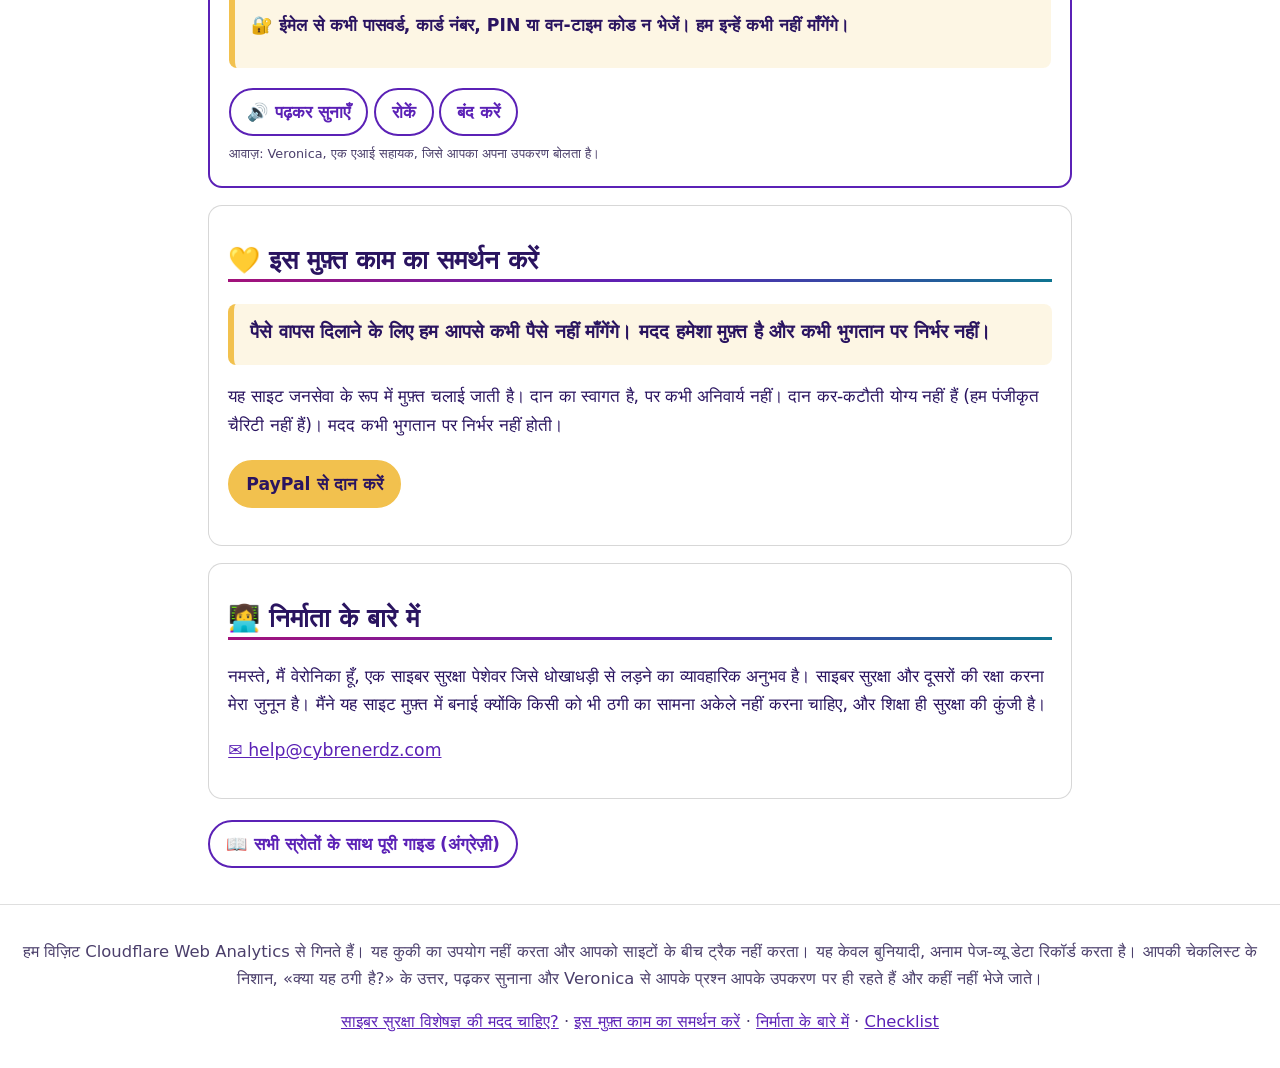
<file: hi/index.html>
<!doctype html>
<html lang="hi" dir="ltr" data-voice="hi-IN"><head><meta charset="utf-8"><meta name="viewport" content="width=device-width, initial-scale=1">
<meta name="referrer" content="no-referrer">
<meta http-equiv="Content-Security-Policy" content="default-src 'none'; script-src 'self' https://static.cloudflareinsights.com; style-src 'self'; img-src 'self'; connect-src https://cloudflareinsights.com; base-uri 'none'; form-action 'none'">
<title>हमले, धोखाधड़ी या ठगी के बाद अब क्या करें</title><link rel="stylesheet" href="../style.css">
<link rel="icon" type="image/png" sizes="32x32" href="../assets/favicon.png">
<link rel="icon" type="image/png" sizes="512x512" href="../assets/favicon-512.png">
<link rel="apple-touch-icon" sizes="180x180" href="../assets/favicon-180.png">
<script src="../assets/site.js" defer></script></head><body><a class="skip-link" href="#main">Skip to content</a><header class="site"><a href="../hi/index.html" class="brand"><img src="../assets/logo-640.jpg" alt="CyberNerdz 2.0 logo" width="320" height="180"></a><nav class="mainnav" aria-label="Site"><a href="#help-now">🆘</a> <a href="#scams">आम ठगी</a> <a href="#quiz">🧭</a> <a href="#expert">मदद के लिए ईमेल करें</a> <a href="#about">निर्माता के बारे में</a></nav><nav class="langs" aria-label="Language / Idioma / 语言"><a href="../index.html" lang="en" hreflang="en">English</a> <a href="../es/index.html" lang="es" hreflang="es">Español</a> <a href="../zh/index.html" lang="zh" hreflang="zh">简体中文</a> <a href="../vi/index.html" lang="vi" hreflang="vi">Tiếng Việt</a> <a href="../tl/index.html" lang="tl" hreflang="tl">Tagalog</a> <a href="../ko/index.html" lang="ko" hreflang="ko">한국어</a> <a href="../ar/index.html" lang="ar" hreflang="ar">العربية</a> <a href="../ru/index.html" lang="ru" hreflang="ru">Русский</a> <a href="../fr/index.html" lang="fr" hreflang="fr">Français</a> <a href="../ht/index.html" lang="ht" hreflang="ht">Kreyòl ayisyen</a> <a href="../pt/index.html" lang="pt" hreflang="pt">Português</a> <a href="../hi/index.html" lang="hi" hreflang="hi" aria-current="true">हिन्दी</a></nav></header><main id="main"><p class="tnote" role="note">अनुवादित संस्करण — अंग्रेज़ी संस्करण ही मानक है (मशीन-सहायता से अनुवाद)।</p><section class="hero" id="top"><h1>गहरी साँस लें। आप अकेले नहीं हैं।</h1><p class="lead">अगर आपके साथ ऐसा हुआ है, तो आप अकेले नहीं हैं और यह आपकी गलती नहीं है। ठग पेशेवर होते हैं जो हर दिन भले और सावधान लोगों को धोखा देते हैं। एक-एक कदम चलें। आज ही सब कुछ करना ज़रूरी नहीं है।</p><div class="toolbar js-only" hidden><button type="button" class="btn btn-primary tts-page">🔊 पूरा पेज पढ़कर सुनाएँ</button> <button type="button" class="btn tts-pause">रोकें</button> <button type="button" class="btn tts-stop">बंद करें</button> <label class="speed">गति <input type="range" class="tts-rate" min="0.6" max="1.4" step="0.1" value="0.9" aria-label="गति"></label> <button type="button" class="btn js-print">🖨️ प्रिंट करें</button></div><p class="tts-none" hidden>इस ब्राउज़र में पढ़कर सुनाने की सुविधा उपलब्ध नहीं है। अपने डिवाइस का स्क्रीन रीडर इस्तेमाल करें।</p></section>
<aside class="lifeline" id="help-now"><h2>अभी मदद चाहिए?</h2><ul><li>🚨 अभी खतरे में हैं? 911 पर कॉल करें। <a class="tel" href="tel:911">911</a></li><li>💜 बहुत परेशान या निराश महसूस कर रहे हैं? 988 पर कॉल या टेक्स्ट करें, 24/7, मुफ़्त और गोपनीय। <a class="tel" href="tel:988">988</a> · <a class="src" href="https://988lifeline.org/" rel="noopener noreferrer" target="_blank">988 Suicide &amp; Crisis Lifeline</a></li><li>📝 FTC को धोखाधड़ी की रिपोर्ट करें: <a class="src" href="https://reportfraud.ftc.gov/" rel="noopener noreferrer" target="_blank">ReportFraud.ftc.gov (Federal Trade Commission)</a></li><li>🛡️ FBI को साइबर अपराध की रिपोर्ट करें: <a class="src" href="https://www.ic3.gov/" rel="noopener noreferrer" target="_blank">FBI Internet Crime Complaint Center (IC3)</a></li><li>👵 60 वर्ष या उससे अधिक? राष्ट्रीय बुज़ुर्ग धोखाधड़ी हॉटलाइन: <a class="tel" href="tel:8333728311">833-372-8311</a> <span class="ltr">(833-FRAUD-11)</span> · <a class="src" href="https://ovc.ojp.gov/program/stop-elder-fraud/providing-help-restoring-hope" rel="noopener noreferrer" target="_blank">National Elder Fraud Hotline (U.S. DOJ, Office for Victims of Crime)</a></li></ul></aside>
<aside class="rule" id="bank-rule"><p class="rule-title">🏦 बैंक का नियम</p><p><strong>अपने बैंक होने का दावा करने वाली कॉल या टेक्स्ट का कभी जवाब न दें। उनके दिए नंबर पर वापस कॉल न करें और उनके लिंक पर क्लिक न करें। फ़ोन रख दें और अपने क्रेडिट या डेबिट कार्ड के पीछे लिखे नंबर पर कॉल करें।</strong></p><p>संपर्क करने वाले किसी को भी अपना PIN, पासवर्ड या वन-टाइम कोड कभी न दें।</p><p class="cite"><a class="src" href="https://www.fdic.gov/consumer-resource-center/2025-06/bank-impersonation-scams-and-fake-banks" rel="noopener noreferrer" target="_blank">FDIC – Bank impersonation scams and fake banks (June 2025)</a> · <a class="src" href="https://www.helpwithmybank.gov/about/message-from-director/past-message-2021-july/index-past-message-2021-july.html" rel="noopener noreferrer" target="_blank">OCC HelpWithMyBank – Multifactor authentication and scams</a></p></aside>
<section class="promises" id="promises"><h2>खुद से तीन वादे</h2><div class="grid3"><div class="promise">🚫💰<p><strong>फिरौती या जबरन वसूली कभी न चुकाएँ।</strong></p><p class="cite"><a class="src" href="https://www.ic3.gov/CrimeInfo/Ransomware" rel="noopener noreferrer" target="_blank">IC3 – Ransomware</a></p></div><div class="promise">🤐<p><strong>कभी मोलभाव न करें। जवाब न दें।</strong></p><p class="cite"><a class="src" href="https://www.ic3.gov/PSA/2020/PSA200420" rel="noopener noreferrer" target="_blank">FBI IC3 PSA – Online extortion scams (Apr. 20, 2020)</a></p></div><div class="promise">📸<p><strong>कुछ भी मिटाने से पहले स्क्रीनशॉट लें: संदेश, नोट, लेन-देन, यूज़रनेम, तारीख़ और समय।</strong></p></div></div></section>
<section class="card" id="steps"><h2>कदम-दर-कदम</h2><div class="tts js-only" data-target="#steps" hidden><button type="button" class="btn tts-play">🔊 पढ़कर सुनाएँ</button> <button type="button" class="btn tts-pause">रोकें</button> <button type="button" class="btn tts-stop">बंद करें</button></div><p class="small muted">आपके निशान सिर्फ़ इसी डिवाइस पर रहते हैं।</p>
<h3>अभी</h3><ol class="steps tick">
<li><label><input type="checkbox" class="keep" data-key="hi-s1"> <span>हर संपर्क बंद करें। फ़ोन रख दें। जवाब न दें।</span></label></li>
<li><label><input type="checkbox" class="keep" data-key="hi-s2"> <span>संक्रमित कंप्यूटर को इंटरनेट या Wi-Fi से अलग करें। न हो सके तो उसे बंद करें (इससे कुछ सबूत मिट जाते हैं, इसलिए सिर्फ़ तभी जब अलग न कर सकें)।</span></label></li>
<li><label><input type="checkbox" class="keep" data-key="hi-s3"> <span>अगर पैसे या कार्ड की जानकारी शामिल थी, तो कार्ड के पीछे लिखे नंबर से अपने बैंक को कॉल करें।</span></label></li>
<li><label><input type="checkbox" class="keep" data-key="hi-s4"> <span>हर चीज़ का स्क्रीनशॉट लें।</span></label></li>
</ol>
<h3>आज</h3><ol class="steps tick">
<li><label><input type="checkbox" class="keep" data-key="hi-s5"> <span>reportfraud.ftc.gov और ic3.gov पर रिपोर्ट करें।</span></label></li>
<li><label><input type="checkbox" class="keep" data-key="hi-s6"> <span>पुलिस में रिपोर्ट दर्ज करें और रिपोर्ट नंबर संभालकर रखें।</span></label></li>
<li><label><input type="checkbox" class="keep" data-key="hi-s7"> <span>भरोसेमंद डिवाइस से पासवर्ड बदलें (पहले ईमेल) और टू-स्टेप वेरिफ़िकेशन चालू करें।</span></label></li>
</ol>
<h3>इस हफ़्ते</h3><ol class="steps tick">
<li><label><input type="checkbox" class="keep" data-key="hi-s8"> <span>Equifax, Experian और TransUnion पर अपना क्रेडिट फ़्रीज़ करें। यह मुफ़्त है।</span></label></li>
<li><label><input type="checkbox" class="keep" data-key="hi-s9"> <span>annualcreditreport.com पर अपनी मुफ़्त क्रेडिट रिपोर्ट देखें।</span></label></li>
</ol>
<h3>आगे</h3><ol class="steps tick">
<li><label><input type="checkbox" class="keep" data-key="hi-s10"> <span>अपने स्टेटमेंट देखते रहें। पैसे वापस दिलाने का वादा करने वाले को कभी भुगतान न करें।</span></label></li>
<li><label><input type="checkbox" class="keep" data-key="hi-s11"> <span>अपने साथ नरमी बरतें। भारी लगे तो 988 पर कॉल या टेक्स्ट करें।</span></label></li>
</ol>
<p class="cite"><a class="src" href="https://www.cisa.gov/stopransomware/ive-been-hit-ransomware" rel="noopener noreferrer" target="_blank">CISA – I&#x27;ve been hit by ransomware!</a> · <a class="src" href="https://www.identitytheft.gov/" rel="noopener noreferrer" target="_blank">IdentityTheft.gov (FTC)</a> · <a class="src" href="https://www.equifax.com/personal/credit-report-services/credit-freeze/" rel="noopener noreferrer" target="_blank">Equifax – Security freeze</a> · <a class="src" href="https://www.experian.com/help/credit-freeze/" rel="noopener noreferrer" target="_blank">Experian – Credit freeze</a> · <a class="src" href="https://www.transunion.com/credit-freeze" rel="noopener noreferrer" target="_blank">TransUnion – Credit freeze</a> · <a class="src" href="https://www.annualcreditreport.com/" rel="noopener noreferrer" target="_blank">AnnualCreditReport.com</a></p></section>
<section id="scams"><h2>आम ठगी: खोलने के लिए टैप करें</h2><div class="cards">
<details class="scard" id="scam-1"><summary><span class="ico" aria-hidden="true">🔒</span> रैंसमवेयर और README नोट</summary><div><p>नोट के लिंक न खोलें। संपर्क या भुगतान न करें। स्क्रीनशॉट लें, डिवाइस डिस्कनेक्ट करें, और पुलिस, IC3 व CISA को रिपोर्ट करें।</p><p class="cite"><a class="src" href="https://www.ic3.gov/CrimeInfo/Ransomware" rel="noopener noreferrer" target="_blank">IC3 – Ransomware</a> · <a class="src" href="https://www.cisa.gov/stopransomware/ive-been-hit-ransomware" rel="noopener noreferrer" target="_blank">CISA – I&#x27;ve been hit by ransomware!</a></p><div class="tts js-only" data-target="#scam-1" hidden><button type="button" class="btn tts-play">🔊 पढ़कर सुनाएँ</button> <button type="button" class="btn tts-pause">रोकें</button> <button type="button" class="btn tts-stop">बंद करें</button></div></div></details>
<details class="scard" id="scam-2"><summary><span class="ico" aria-hidden="true">👮</span> &quot;FBI कॉल कर रहा है&quot; / सुरक्षित खाता ठगी</summary><div><p>सरकार कभी पैसे &quot;सुरक्षित&quot; खाते में भेजने, या नकद, सोना, गिफ़्ट कार्ड या क्रिप्टो देने को नहीं कहती। फ़ोन रखें और अपने कार्ड वाले नंबर पर कॉल करें।</p><p class="cite"><a class="src" href="https://www.ic3.gov/PSA/2023/PSA230929" rel="noopener noreferrer" target="_blank">FBI IC3 PSA – “Phantom Hacker” scams target senior citizens (Sept. 29, 2023)</a> · <a class="src" href="https://www.ic3.gov/PSA/2024/PSA240129" rel="noopener noreferrer" target="_blank">FBI IC3 PSA I-012924-PSA – Scammers use couriers to retrieve cash and precious metals (Jan. 29, 2024)</a></p><div class="tts js-only" data-target="#scam-2" hidden><button type="button" class="btn tts-play">🔊 पढ़कर सुनाएँ</button> <button type="button" class="btn tts-pause">रोकें</button> <button type="button" class="btn tts-stop">बंद करें</button></div></div></details>
<details class="scard" id="scam-3"><summary><span class="ico" aria-hidden="true">🌐</span> &quot;हमारे पास आपका IP पता है&quot; धमकी</summary><div><p>सिर्फ़ IP पते से कोई आप पर या आपके डिवाइस पर नियंत्रण नहीं पा सकता। यह डराने की चाल है। भुगतान न करें, जवाब न दें, स्क्रीनशॉट लें और रिपोर्ट करें।</p><p class="cite"><a class="src" href="https://www.ic3.gov/PSA/2020/PSA200420" rel="noopener noreferrer" target="_blank">FBI IC3 PSA – Online extortion scams (Apr. 20, 2020)</a> · <a class="src" href="https://traficom.fi/en/everyday-information-security/sextortion-scams-dont-believe-scammers-claims" rel="noopener noreferrer" target="_blank">Traficom (Finnish Transport and Communications Agency) – Sextortion scams: don&#x27;t believe the scammers&#x27; claims</a></p><div class="tts js-only" data-target="#scam-3" hidden><button type="button" class="btn tts-play">🔊 पढ़कर सुनाएँ</button> <button type="button" class="btn tts-pause">रोकें</button> <button type="button" class="btn tts-stop">बंद करें</button></div></div></details>
<details class="scard" id="scam-4"><summary><span class="ico" aria-hidden="true">📈</span> &quot;पिग बुचरिंग&quot; (क्रिप्टो निवेश)</summary><div><p>एक दोस्ताना अजनबी आपको नकली मुनाफ़े वाले नकली प्लेटफ़ॉर्म पर ले जाता है, फिर पैसे निकालने के लिए &quot;टैक्स&quot; या &quot;फ़ीस&quot; माँगता है। भुगतान बंद करें और रिपोर्ट करें।</p><p class="cite"><a class="src" href="https://www.fincen.gov/sites/default/files/shared/FinCEN_Alert_Pig_Butchering_FINAL_508c.pdf" rel="noopener noreferrer" target="_blank">FinCEN Alert FIN-2023-Alert005 on “pig butchering” (PDF)</a> · <a class="src" href="https://www.justice.gov/opa/pr/chairman-prince-group-indicted-operating-cambodian-forced-labor-scam-compounds-engaged" rel="noopener noreferrer" target="_blank">U.S. Department of Justice – Prince Group indictment and forfeiture (Oct. 14, 2025)</a></p><div class="tts js-only" data-target="#scam-4" hidden><button type="button" class="btn tts-play">🔊 पढ़कर सुनाएँ</button> <button type="button" class="btn tts-pause">रोकें</button> <button type="button" class="btn tts-stop">बंद करें</button></div></div></details>
<details class="scard" id="scam-5"><summary><span class="ico" aria-hidden="true">📱</span> QR कोड, डिवाइस पेयरिंग और साइन-इन कोड</summary><div><p>अनचाहा &quot;ग्रुप इनवाइट&quot; QR स्कैन न करें, कोई कोड साझा न करें, जो साइन-इन आपने शुरू नहीं किया उसे मंज़ूरी न दें। अनजान जुड़े डिवाइस हटाएँ।</p><p class="cite"><a class="src" href="https://cloud.google.com/blog/topics/threat-intelligence/russia-targeting-signal-messenger" rel="noopener noreferrer" target="_blank">Google Threat Intelligence – Russia-aligned actors targeting Signal “linked devices” (Feb. 2025)</a> · <a class="src" href="https://www.microsoft.com/en-us/security/blog/2025/02/13/storm-2372-conducts-device-code-phishing-campaign/" rel="noopener noreferrer" target="_blank">Microsoft Threat Intelligence – Storm-2372 device code phishing (Feb. 13, 2025)</a></p><div class="tts js-only" data-target="#scam-5" hidden><button type="button" class="btn tts-play">🔊 पढ़कर सुनाएँ</button> <button type="button" class="btn tts-pause">रोकें</button> <button type="button" class="btn tts-stop">बंद करें</button></div></div></details>
<details class="scard" id="scam-6"><summary><span class="ico" aria-hidden="true">✉️</span> ठगी वाले टेक्स्ट और ईमेल</summary><div><p>क्लिक न करें। आधिकारिक ऐप में जाँचें। टेक्स्ट 7726 पर और ईमेल reportphishing@apwg.org पर फ़ॉरवर्ड करें।</p><p class="cite"><a class="src" href="https://www.uspis.gov/news/scam-article/smishing" rel="noopener noreferrer" target="_blank">U.S. Postal Inspection Service – Smishing: package tracking text scams</a> · <a class="src" href="https://apwg.org/reportphishing/" rel="noopener noreferrer" target="_blank">Anti-Phishing Working Group – Report phishing emails</a></p><div class="tts js-only" data-target="#scam-6" hidden><button type="button" class="btn tts-play">🔊 पढ़कर सुनाएँ</button> <button type="button" class="btn tts-pause">रोकें</button> <button type="button" class="btn tts-stop">बंद करें</button></div></div></details>
<details class="scard" id="scam-7"><summary><span class="ico" aria-hidden="true">💬</span> रोमांस और सोशल मीडिया ठगी</summary><div><p>जिससे आप कभी मिले नहीं, वह पैसे या निवेश माँगता है। पैसे भेजना बंद करें और किसी भरोसेमंद व्यक्ति से बात करें।</p><p class="cite"><a class="src" href="https://reportfraud.ftc.gov/" rel="noopener noreferrer" target="_blank">ReportFraud.ftc.gov (Federal Trade Commission)</a> · <a class="src" href="https://www.ic3.gov/" rel="noopener noreferrer" target="_blank">FBI Internet Crime Complaint Center (IC3)</a></p><div class="tts js-only" data-target="#scam-7" hidden><button type="button" class="btn tts-play">🔊 पढ़कर सुनाएँ</button> <button type="button" class="btn tts-pause">रोकें</button> <button type="button" class="btn tts-stop">बंद करें</button></div></div></details>
<details class="scard" id="scam-8"><summary><span class="ico" aria-hidden="true">🕊️</span> अंतिम संस्कार और शोक से जुड़ी ठगी</summary><div><p>आपके नुकसान के लिए हमें गहरा दुख है। अंतिम संस्कार गृह सिर्फ़ सेवा देखने के लिए शुल्क नहीं लेता। असली लिंक सीधे अंतिम संस्कार गृह से माँगें।</p><p class="cite"><a class="src" href="https://www.wgem.com/2024/01/24/scammers-target-grieving-families-with-fake-facebook-pages/" rel="noopener noreferrer" target="_blank">WGEM News – BBB warns of fake funeral livestream pages (Jan. 2024)</a></p><div class="tts js-only" data-target="#scam-8" hidden><button type="button" class="btn tts-play">🔊 पढ़कर सुनाएँ</button> <button type="button" class="btn tts-pause">रोकें</button> <button type="button" class="btn tts-stop">बंद करें</button></div></div></details>
<details class="scard" id="scam-9"><summary><span class="ico" aria-hidden="true">🤝</span> बुज़ुर्गों और दिव्यांग वयस्कों की सुरक्षा</summary><div><p>टेक्सास दुर्व्यवहार हॉटलाइन 1-800-252-5400 या txabusehotline.org। बुज़ुर्ग धोखाधड़ी हॉटलाइन 833-FRAUD-11।</p><p class="cite"><a class="src" href="https://www.dfps.texas.gov/Contact_Us/report_abuse.asp" rel="noopener noreferrer" target="_blank">Texas Abuse Hotline (Texas DFPS – Adult Protective Services)</a> · <a class="src" href="https://ovc.ojp.gov/program/stop-elder-fraud/providing-help-restoring-hope" rel="noopener noreferrer" target="_blank">National Elder Fraud Hotline (U.S. DOJ, Office for Victims of Crime)</a></p><div class="tts js-only" data-target="#scam-9" hidden><button type="button" class="btn tts-play">🔊 पढ़कर सुनाएँ</button> <button type="button" class="btn tts-pause">रोकें</button> <button type="button" class="btn tts-stop">बंद करें</button></div></div></details>
</div></section>
<section class="card quiz" id="quiz"><h2>🧭 क्या यह ठगी है? त्वरित स्व-जाँच</h2><p>कुछ सवालों के जवाब दें। कुछ भी इस पेज से बाहर नहीं जाता।</p><noscript><p class="small">(इस ब्राउज़र में पढ़कर सुनाने की सुविधा उपलब्ध नहीं है। अपने डिवाइस का स्क्रीन रीडर इस्तेमाल करें।)</p></noscript><ol>
<li><fieldset><legend>क्या उन्होंने अचानक पहले आपसे संपर्क किया?</legend><label><input type="radio" name="q0" value="1"> हाँ</label> <label><input type="radio" name="q0" value="0"> नहीं</label></fieldset></li>
<li><fieldset><legend>क्या वे जल्दी मचा रहे हैं या कह रहे हैं कि जल्द कुछ बुरा होगा?</legend><label><input type="radio" name="q1" value="1"> हाँ</label> <label><input type="radio" name="q1" value="0"> नहीं</label></fieldset></li>
<li><fieldset><legend>क्या वे गिफ़्ट कार्ड, क्रिप्टो, सोना, नकद या वायर ट्रांसफ़र माँग रहे हैं?</legend><label><input type="radio" name="q2" value="1"> हाँ</label> <label><input type="radio" name="q2" value="0"> नहीं</label></fieldset></li>
<li><fieldset><legend>क्या उन्होंने पासवर्ड, PIN या वन-टाइम कोड माँगा?</legend><label><input type="radio" name="q3" value="1"> हाँ</label> <label><input type="radio" name="q3" value="0"> नहीं</label></fieldset></li>
<li><fieldset><legend>क्या उन्होंने इसे गुप्त रखने को कहा?</legend><label><input type="radio" name="q4" value="1"> हाँ</label> <label><input type="radio" name="q4" value="0"> नहीं</label></fieldset></li>
<li><fieldset><legend>क्या वे खुद को आपके बैंक, सरकार या टेक सपोर्ट से बताते हैं?</legend><label><input type="radio" name="q5" value="1"> हाँ</label> <label><input type="radio" name="q5" value="0"> नहीं</label></fieldset></li>
</ol><div class="quiz-out" aria-live="polite" data-r0="इन सवालों से कोई चेतावनी संकेत नहीं मिला। फिर भी कुछ अजीब लगे तो रुकें और किसी भरोसेमंद व्यक्ति से पूछें।" data-r1="सावधान: कम से कम एक चेतावनी संकेत है। रुकें और पहले से जाने हुए नंबर या ऐप से पुष्टि करें।" data-r2="यह ठगी लगती है। संपर्क बंद करें, भुगतान न करें, और इस पेज के कदम अपनाएँ।"></div></section>
<section id="cases"><h2>📰 असली मामले</h2><div class="grid3">
<article class="story"><h3>डलास शहर, 2023</h3><p>शहर की रिपोर्ट के अनुसार रैंसमवेयर हमलावर 7 अप्रैल 2023 को घुसे और 3 मई को सर्वर एन्क्रिप्ट करना शुरू किया। 30,253 लोगों की निजी जानकारी उजागर होने की आशंका है।</p><p class="cite"><a class="src" href="https://dallascityhall.com/departments/ciservices/DCH%20Documents/dallas-after-action-review-slideshow-of-ransomware-attack.pdf" rel="noopener noreferrer" target="_blank">City of Dallas – After-Action Report, May 2023 ransomware incident (PDF)</a></p></article>
<article class="story"><h3>&quot;फ़ैंटम हैकर&quot; ठगी, 2023</h3><p>जनवरी से जून 2023 तक FBI को टेक-सपोर्ट ठगी की 19,000 शिकायतें मिलीं, नुकसान $542 मिलियन से अधिक। लगभग आधे पीड़ित 60 वर्ष से ऊपर थे।</p><p class="cite"><a class="src" href="https://www.ic3.gov/PSA/2023/PSA230929" rel="noopener noreferrer" target="_blank">FBI IC3 PSA – “Phantom Hacker” scams target senior citizens (Sept. 29, 2023)</a></p></article>
<article class="story"><h3>प्रिंस ग्रुप मामला, 2025</h3><p>न्याय विभाग ने जबरन श्रम वाले ठगी परिसरों से जुड़े आरोपों और लगभग 127,271 बिटकॉइन की ज़ब्ती की कार्रवाई की घोषणा की। आरोप केवल आरोप हैं।</p><p class="cite"><a class="src" href="https://www.justice.gov/opa/pr/chairman-prince-group-indicted-operating-cambodian-forced-labor-scam-compounds-engaged" rel="noopener noreferrer" target="_blank">U.S. Department of Justice – Prince Group indictment and forfeiture (Oct. 14, 2025)</a></p></article>
</div></section>
<section class="card feature" id="expert"><h2>🧑‍💻 साइबर सुरक्षा विशेषज्ञ की मदद चाहिए?</h2><p>अगर आप चाहते हैं कि कोई व्यक्ति देखे कि क्या हुआ, तो हमें लिखें। यह मुफ़्त जनसेवा है।</p><p><a class="btn btn-primary" href="mailto:help@cybrenerdz.com?subject=Help%20request">✉️ मदद के लिए ईमेल करें</a> <span class="small">help@cybrenerdz.com</span></p><aside class="rule"><p>🔐 <strong>ईमेल से कभी पासवर्ड, कार्ड नंबर, PIN या वन-टाइम कोड न भेजें। हम इन्हें कभी नहीं माँगेंगे।</strong></p></aside><div class="tts js-only" data-target="#expert" hidden><button type="button" class="btn tts-play">🔊 पढ़कर सुनाएँ</button> <button type="button" class="btn tts-pause">रोकें</button> <button type="button" class="btn tts-stop">बंद करें</button></div></section>
<section class="card" id="support"><h2>💛 इस मुफ़्त काम का समर्थन करें</h2><aside class="rule"><p class="rule-title">पैसे वापस दिलाने के लिए हम आपसे कभी पैसे नहीं माँगेंगे। मदद हमेशा मुफ़्त है और कभी भुगतान पर निर्भर नहीं।</p></aside><p>यह साइट जनसेवा के रूप में मुफ़्त चलाई जाती है। दान का स्वागत है, पर कभी अनिवार्य नहीं। दान कर-कटौती योग्य नहीं हैं (हम पंजीकृत चैरिटी नहीं हैं)। मदद कभी भुगतान पर निर्भर नहीं होती।</p><p><a class="btn btn-gold" href="https://www.paypal.com/donate?business=help%40cybrenerdz.com&amp;currency_code=USD" rel="noopener noreferrer" target="_blank">PayPal से दान करें</a></p></section>
<section class="card about" id="about"><h2>👩‍💻 निर्माता के बारे में</h2><p>नमस्ते, मैं वेरोनिका हूँ, एक साइबर सुरक्षा पेशेवर जिसे धोखाधड़ी से लड़ने का व्यावहारिक अनुभव है। साइबर सुरक्षा और दूसरों की रक्षा करना मेरा जुनून है। मैंने यह साइट मुफ़्त में बनाई क्योंकि किसी को भी ठगी का सामना अकेले नहीं करना चाहिए, और शिक्षा ही सुरक्षा की कुंजी है।</p><p><a href="mailto:help@cybrenerdz.com?subject=Help%20request">✉️ help@cybrenerdz.com</a></p></section><p><a class="btn" href="../index.html#guide" hreflang="en">📖 सभी स्रोतों के साथ पूरी गाइड (अंग्रेज़ी)</a></p></main><footer class="site"><p>हम विज़िट Cloudflare Web Analytics से गिनते हैं। यह कुकी का उपयोग नहीं करता और आपको साइटों के बीच ट्रैक नहीं करता। यह केवल बुनियादी, अनाम पेज-व्यू डेटा रिकॉर्ड करता है। आपकी चेकलिस्ट के निशान, «क्या यह ठगी है?» के उत्तर, पढ़कर सुनाना और Veronica से आपके प्रश्न आपके उपकरण पर ही रहते हैं और कहीं नहीं भेजे जाते।</p><p><a href="#expert">साइबर सुरक्षा विशेषज्ञ की मदद चाहिए?</a> · <a href="#support">इस मुफ़्त काम का समर्थन करें</a> · <a href="#about">निर्माता के बारे में</a> · <a href="../checklist.html" hreflang="en">Checklist</a></p></footer><script defer src='https://static.cloudflareinsights.com/beacon.min.js' data-cf-beacon='{"token": "b9d35d202a1a4cb9be90fd8a0bf896b5"}'></script></body></html>
</file>
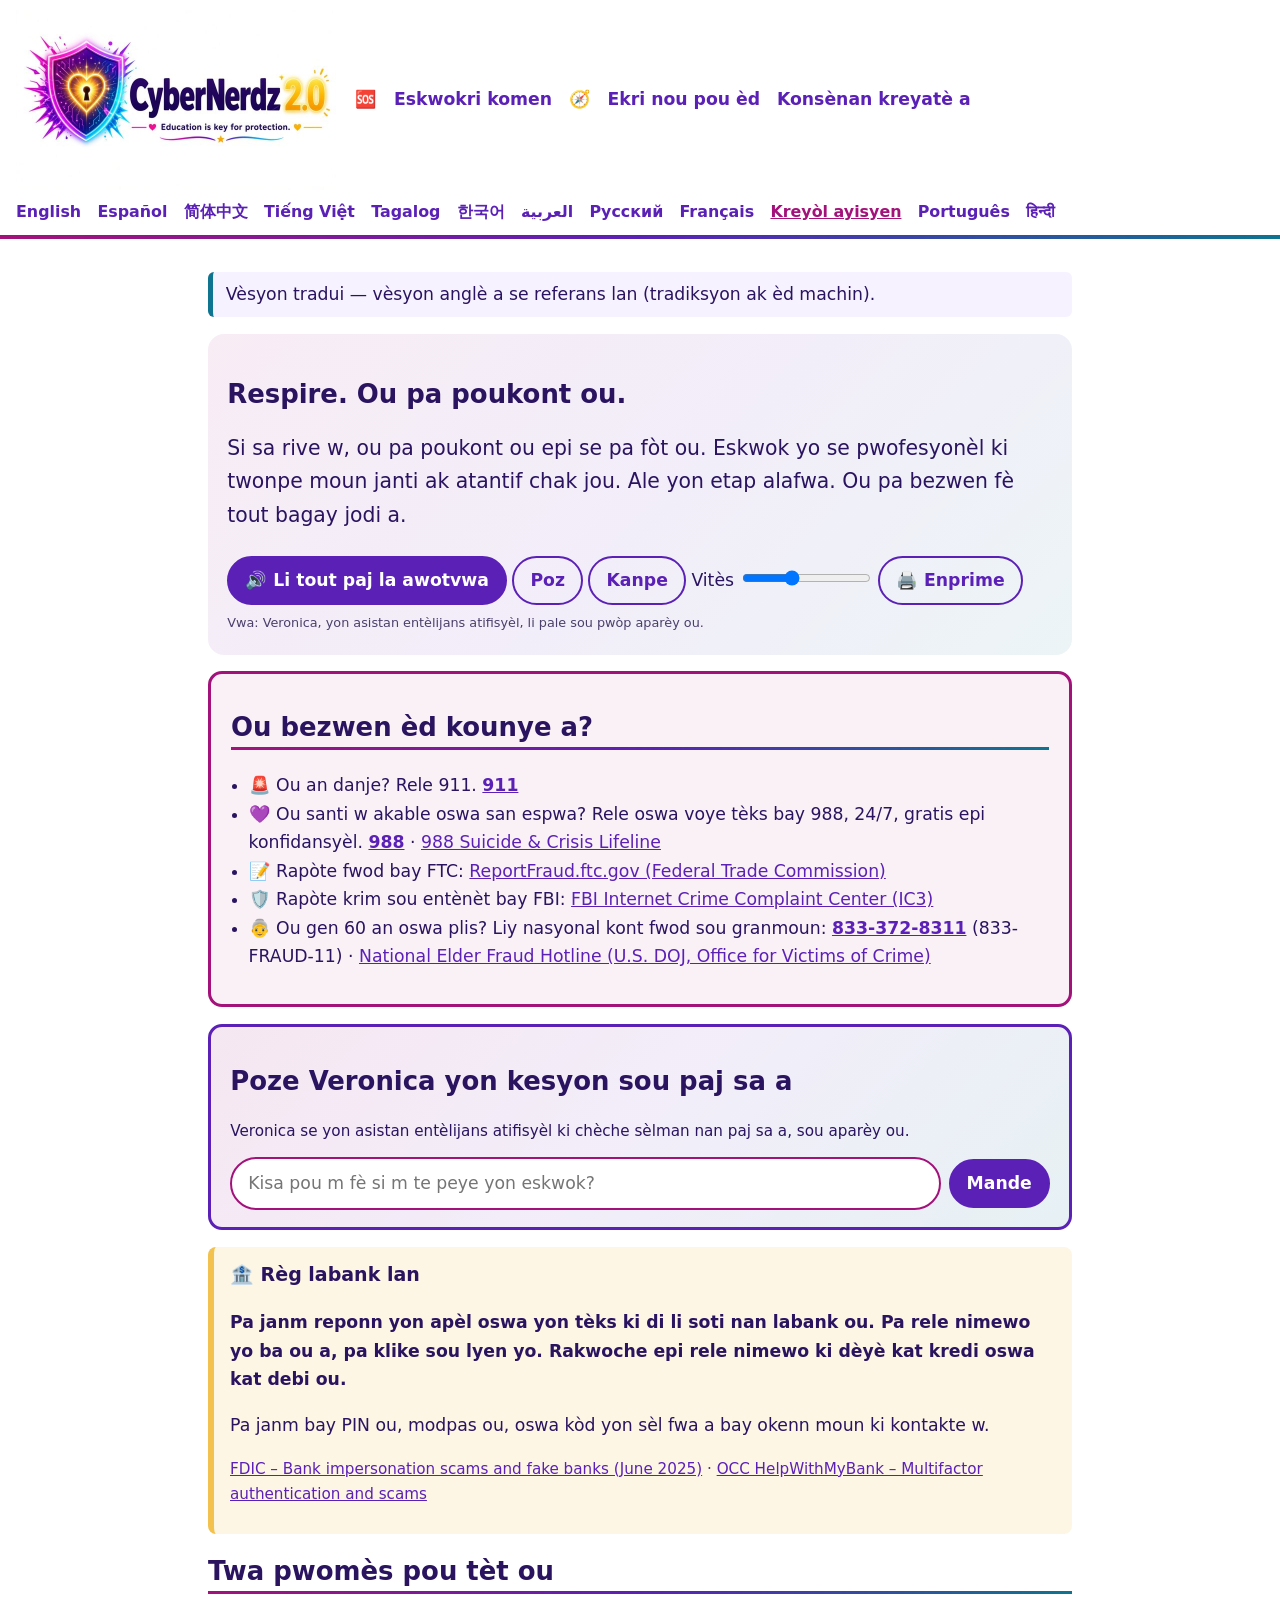
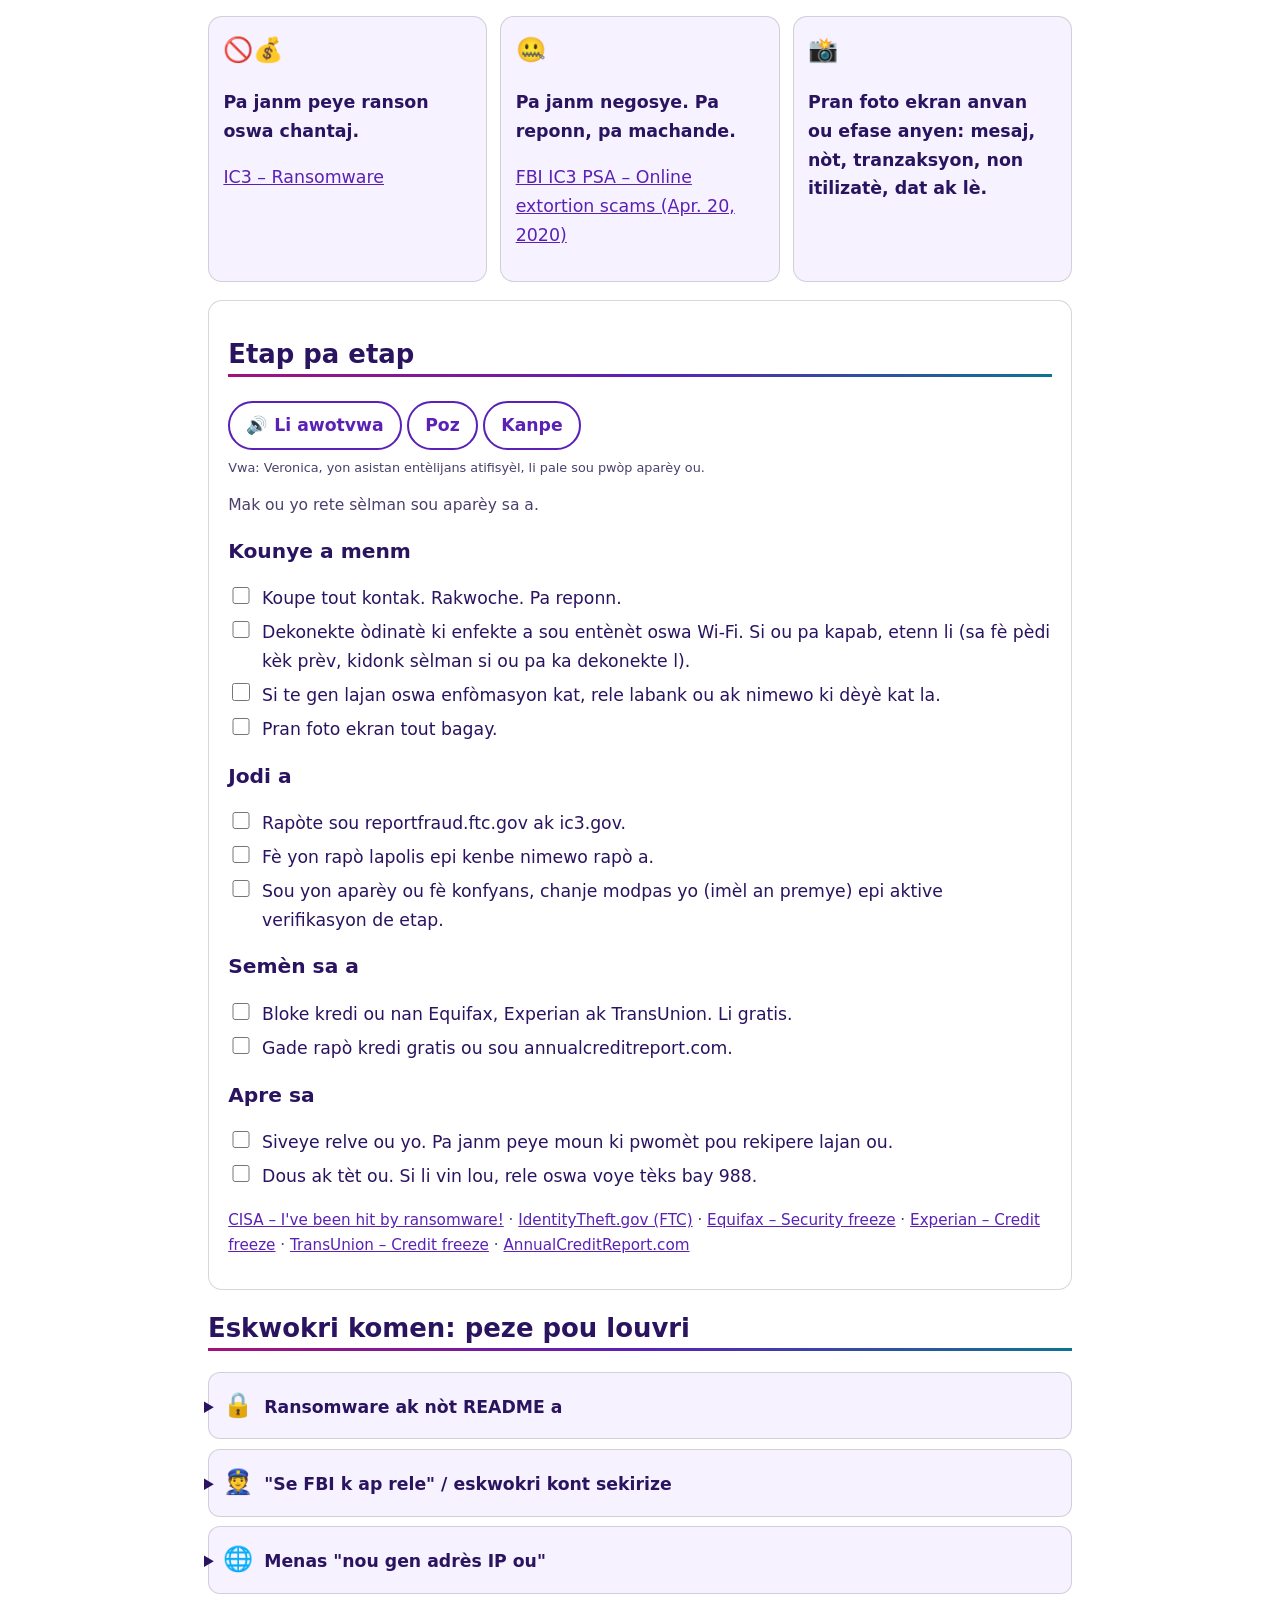
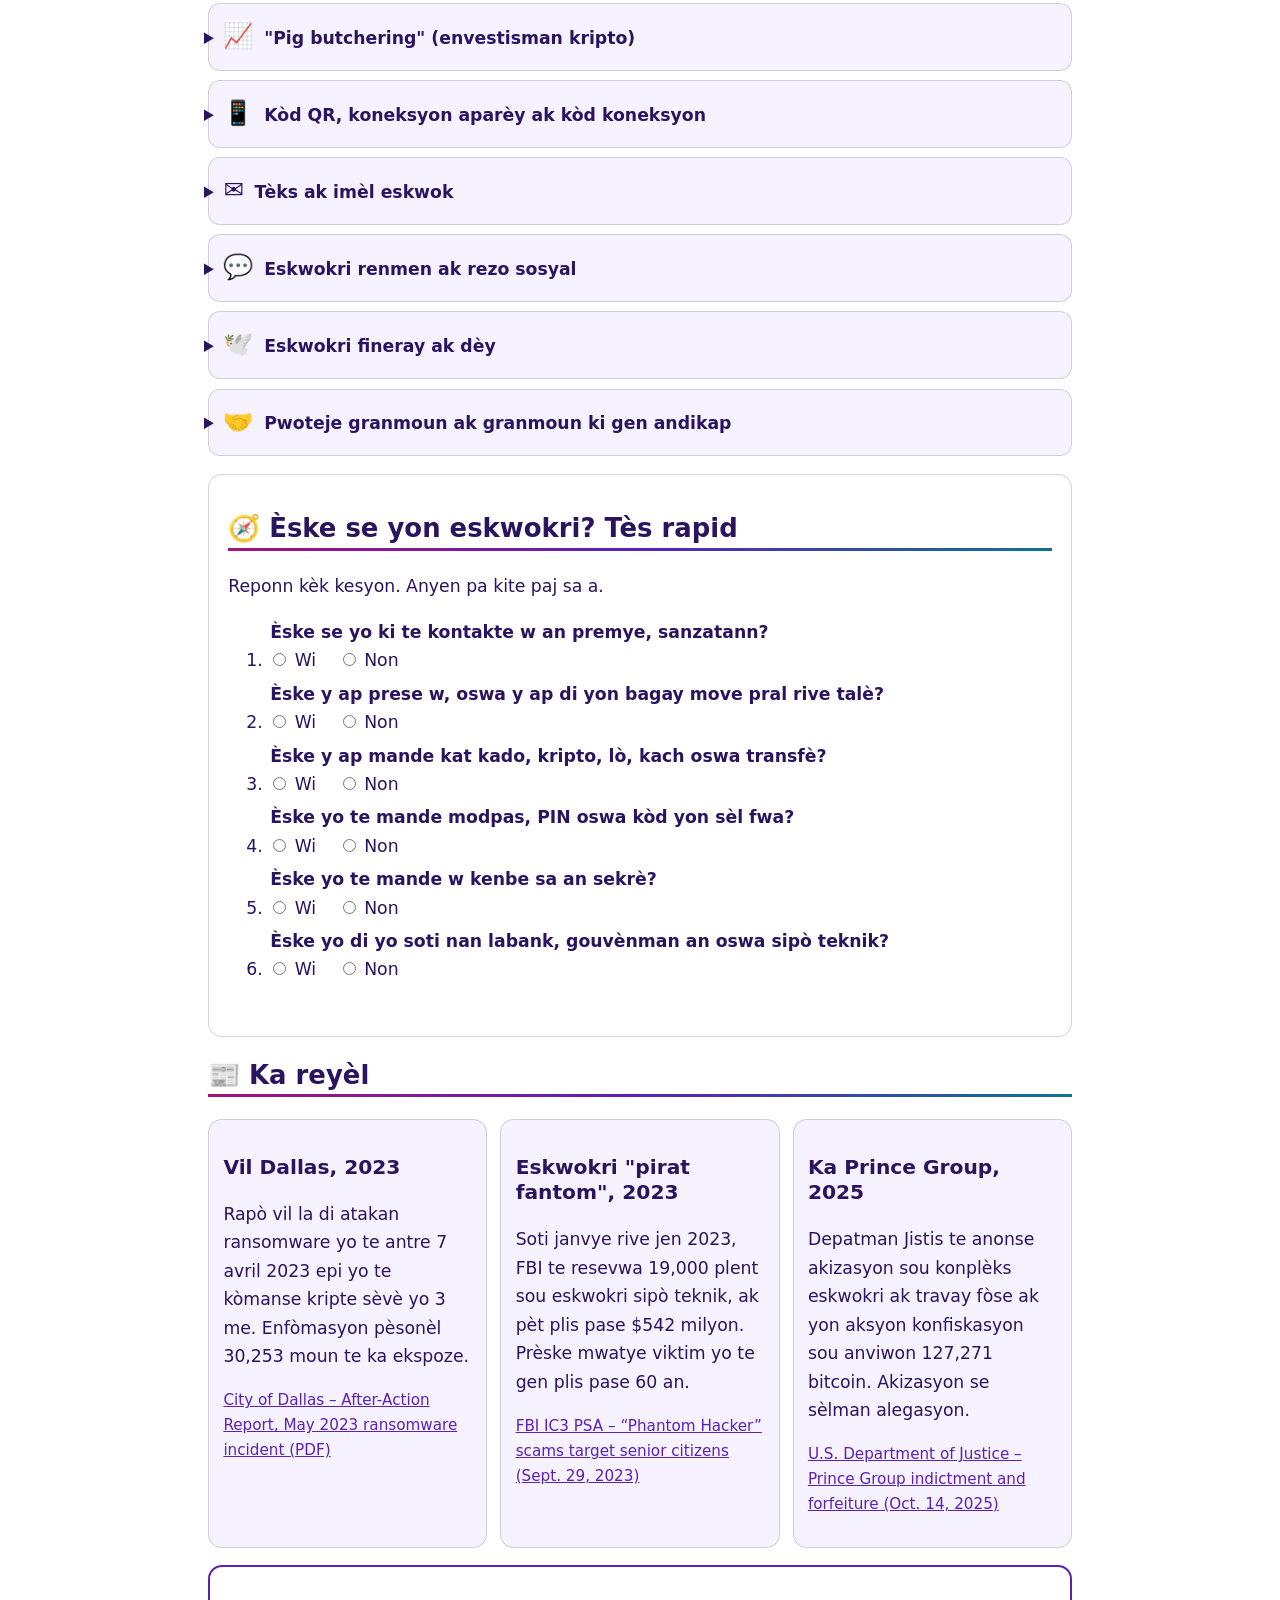
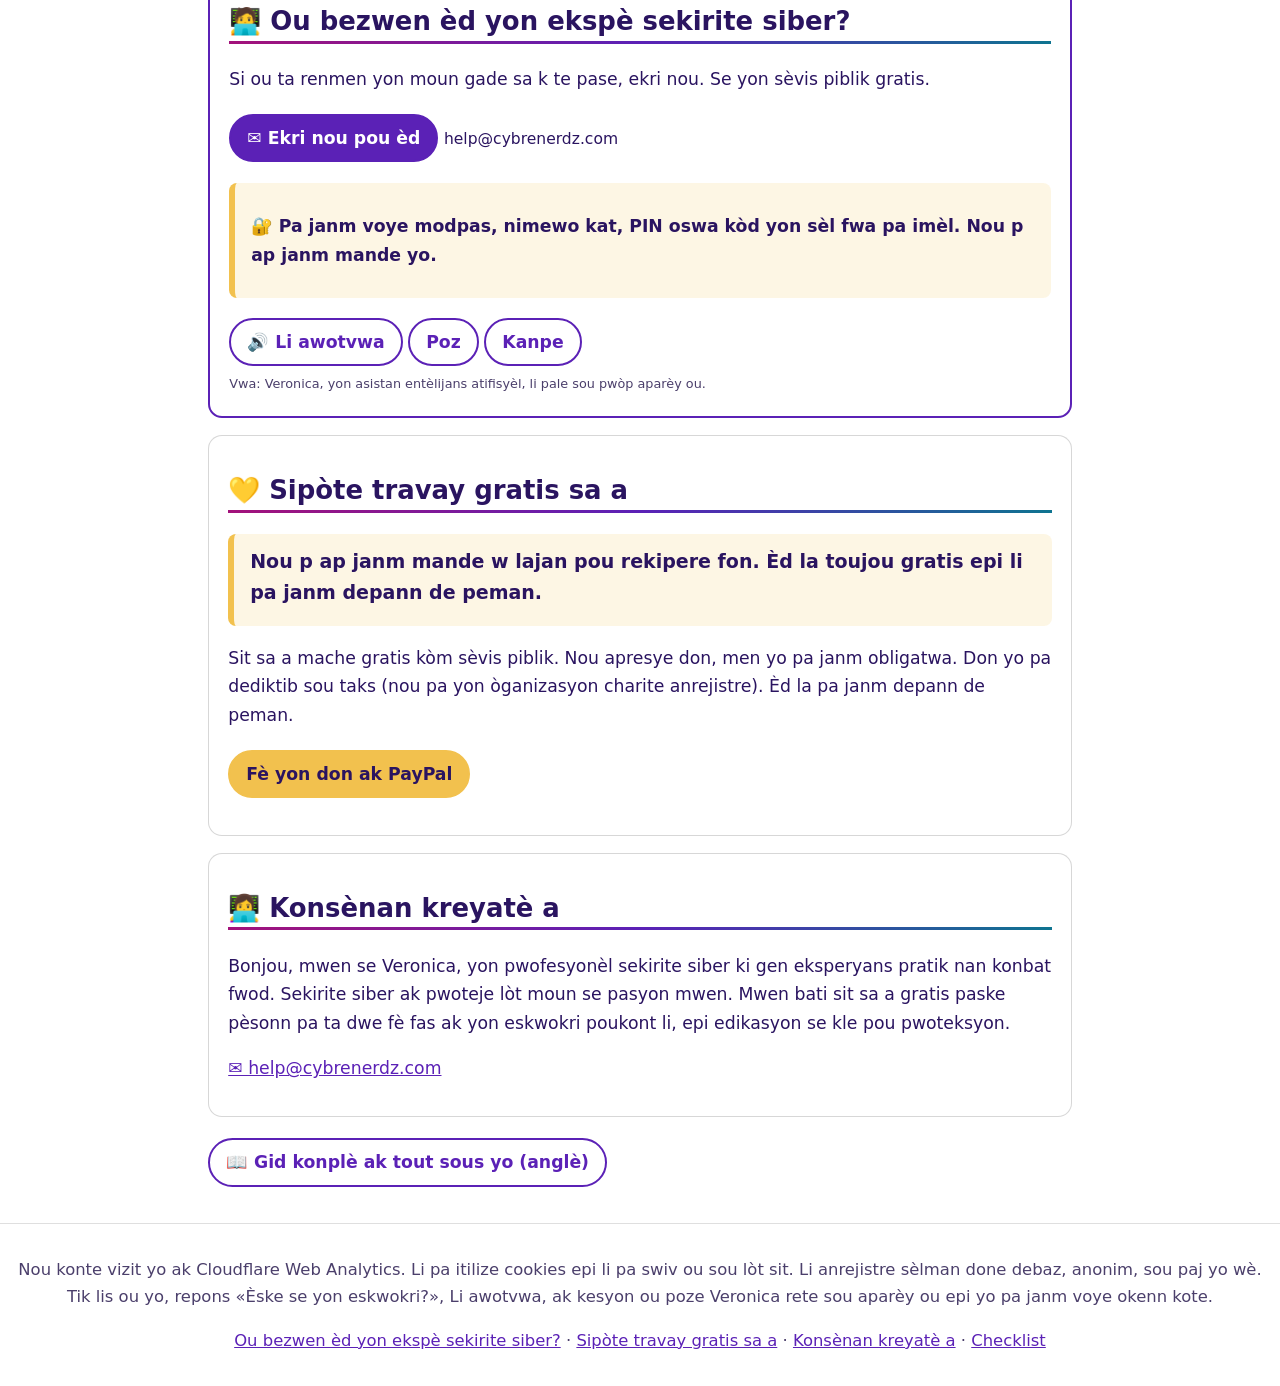
<file: ht/index.html>
<!doctype html>
<html lang="ht" dir="ltr" data-voice="ht"><head><meta charset="utf-8"><meta name="viewport" content="width=device-width, initial-scale=1">
<meta name="referrer" content="no-referrer">
<meta http-equiv="Content-Security-Policy" content="default-src 'none'; script-src 'self' https://static.cloudflareinsights.com; style-src 'self'; img-src 'self'; connect-src https://cloudflareinsights.com; base-uri 'none'; form-action 'none'">
<title>Sa pou fè kounye a apre yon atak, yon fwod oswa yon eskwokri</title><link rel="stylesheet" href="../style.css">
<link rel="icon" type="image/png" sizes="32x32" href="../assets/favicon.png">
<link rel="icon" type="image/png" sizes="512x512" href="../assets/favicon-512.png">
<link rel="apple-touch-icon" sizes="180x180" href="../assets/favicon-180.png">
<script src="../assets/site.js" defer></script></head><body><a class="skip-link" href="#main">Skip to content</a><header class="site"><a href="../ht/index.html" class="brand"><img src="../assets/logo-640.jpg" alt="CyberNerdz 2.0 logo" width="320" height="180"></a><nav class="mainnav" aria-label="Site"><a href="#help-now">🆘</a> <a href="#scams">Eskwokri komen</a> <a href="#quiz">🧭</a> <a href="#expert">Ekri nou pou èd</a> <a href="#about">Konsènan kreyatè a</a></nav><nav class="langs" aria-label="Language / Idioma / 语言"><a href="../index.html" lang="en" hreflang="en">English</a> <a href="../es/index.html" lang="es" hreflang="es">Español</a> <a href="../zh/index.html" lang="zh" hreflang="zh">简体中文</a> <a href="../vi/index.html" lang="vi" hreflang="vi">Tiếng Việt</a> <a href="../tl/index.html" lang="tl" hreflang="tl">Tagalog</a> <a href="../ko/index.html" lang="ko" hreflang="ko">한국어</a> <a href="../ar/index.html" lang="ar" hreflang="ar">العربية</a> <a href="../ru/index.html" lang="ru" hreflang="ru">Русский</a> <a href="../fr/index.html" lang="fr" hreflang="fr">Français</a> <a href="../ht/index.html" lang="ht" hreflang="ht" aria-current="true">Kreyòl ayisyen</a> <a href="../pt/index.html" lang="pt" hreflang="pt">Português</a> <a href="../hi/index.html" lang="hi" hreflang="hi">हिन्दी</a></nav></header><main id="main"><p class="tnote" role="note">Vèsyon tradui — vèsyon anglè a se referans lan (tradiksyon ak èd machin).</p><section class="hero" id="top"><h1>Respire. Ou pa poukont ou.</h1><p class="lead">Si sa rive w, ou pa poukont ou epi se pa fòt ou. Eskwok yo se pwofesyonèl ki twonpe moun janti ak atantif chak jou. Ale yon etap alafwa. Ou pa bezwen fè tout bagay jodi a.</p><div class="toolbar js-only" hidden><button type="button" class="btn btn-primary tts-page">🔊 Li tout paj la awotvwa</button> <button type="button" class="btn tts-pause">Poz</button> <button type="button" class="btn tts-stop">Kanpe</button> <label class="speed">Vitès <input type="range" class="tts-rate" min="0.6" max="1.4" step="0.1" value="0.9" aria-label="Vitès"></label> <button type="button" class="btn js-print">🖨️ Enprime</button></div><p class="tts-none" hidden>Lekti awotvwa pa disponib nan navigatè sa a. Ou ka itilize lektè ekran aparèy ou.</p></section>
<aside class="lifeline" id="help-now"><h2>Ou bezwen èd kounye a?</h2><ul><li>🚨 Ou an danje? Rele 911. <a class="tel" href="tel:911">911</a></li><li>💜 Ou santi w akable oswa san espwa? Rele oswa voye tèks bay 988, 24/7, gratis epi konfidansyèl. <a class="tel" href="tel:988">988</a> · <a class="src" href="https://988lifeline.org/" rel="noopener noreferrer" target="_blank">988 Suicide &amp; Crisis Lifeline</a></li><li>📝 Rapòte fwod bay FTC: <a class="src" href="https://reportfraud.ftc.gov/" rel="noopener noreferrer" target="_blank">ReportFraud.ftc.gov (Federal Trade Commission)</a></li><li>🛡️ Rapòte krim sou entènèt bay FBI: <a class="src" href="https://www.ic3.gov/" rel="noopener noreferrer" target="_blank">FBI Internet Crime Complaint Center (IC3)</a></li><li>👵 Ou gen 60 an oswa plis? Liy nasyonal kont fwod sou granmoun: <a class="tel" href="tel:8333728311">833-372-8311</a> <span class="ltr">(833-FRAUD-11)</span> · <a class="src" href="https://ovc.ojp.gov/program/stop-elder-fraud/providing-help-restoring-hope" rel="noopener noreferrer" target="_blank">National Elder Fraud Hotline (U.S. DOJ, Office for Victims of Crime)</a></li></ul></aside>
<aside class="rule" id="bank-rule"><p class="rule-title">🏦 Règ labank lan</p><p><strong>Pa janm reponn yon apèl oswa yon tèks ki di li soti nan labank ou. Pa rele nimewo yo ba ou a, pa klike sou lyen yo. Rakwoche epi rele nimewo ki dèyè kat kredi oswa kat debi ou.</strong></p><p>Pa janm bay PIN ou, modpas ou, oswa kòd yon sèl fwa a bay okenn moun ki kontakte w.</p><p class="cite"><a class="src" href="https://www.fdic.gov/consumer-resource-center/2025-06/bank-impersonation-scams-and-fake-banks" rel="noopener noreferrer" target="_blank">FDIC – Bank impersonation scams and fake banks (June 2025)</a> · <a class="src" href="https://www.helpwithmybank.gov/about/message-from-director/past-message-2021-july/index-past-message-2021-july.html" rel="noopener noreferrer" target="_blank">OCC HelpWithMyBank – Multifactor authentication and scams</a></p></aside>
<section class="promises" id="promises"><h2>Twa pwomès pou tèt ou</h2><div class="grid3"><div class="promise">🚫💰<p><strong>Pa janm peye ranson oswa chantaj.</strong></p><p class="cite"><a class="src" href="https://www.ic3.gov/CrimeInfo/Ransomware" rel="noopener noreferrer" target="_blank">IC3 – Ransomware</a></p></div><div class="promise">🤐<p><strong>Pa janm negosye. Pa reponn, pa machande.</strong></p><p class="cite"><a class="src" href="https://www.ic3.gov/PSA/2020/PSA200420" rel="noopener noreferrer" target="_blank">FBI IC3 PSA – Online extortion scams (Apr. 20, 2020)</a></p></div><div class="promise">📸<p><strong>Pran foto ekran anvan ou efase anyen: mesaj, nòt, tranzaksyon, non itilizatè, dat ak lè.</strong></p></div></div></section>
<section class="card" id="steps"><h2>Etap pa etap</h2><div class="tts js-only" data-target="#steps" hidden><button type="button" class="btn tts-play">🔊 Li awotvwa</button> <button type="button" class="btn tts-pause">Poz</button> <button type="button" class="btn tts-stop">Kanpe</button></div><p class="small muted">Mak ou yo rete sèlman sou aparèy sa a.</p>
<h3>Kounye a menm</h3><ol class="steps tick">
<li><label><input type="checkbox" class="keep" data-key="ht-s1"> <span>Koupe tout kontak. Rakwoche. Pa reponn.</span></label></li>
<li><label><input type="checkbox" class="keep" data-key="ht-s2"> <span>Dekonekte òdinatè ki enfekte a sou entènèt oswa Wi-Fi. Si ou pa kapab, etenn li (sa fè pèdi kèk prèv, kidonk sèlman si ou pa ka dekonekte l).</span></label></li>
<li><label><input type="checkbox" class="keep" data-key="ht-s3"> <span>Si te gen lajan oswa enfòmasyon kat, rele labank ou ak nimewo ki dèyè kat la.</span></label></li>
<li><label><input type="checkbox" class="keep" data-key="ht-s4"> <span>Pran foto ekran tout bagay.</span></label></li>
</ol>
<h3>Jodi a</h3><ol class="steps tick">
<li><label><input type="checkbox" class="keep" data-key="ht-s5"> <span>Rapòte sou reportfraud.ftc.gov ak ic3.gov.</span></label></li>
<li><label><input type="checkbox" class="keep" data-key="ht-s6"> <span>Fè yon rapò lapolis epi kenbe nimewo rapò a.</span></label></li>
<li><label><input type="checkbox" class="keep" data-key="ht-s7"> <span>Sou yon aparèy ou fè konfyans, chanje modpas yo (imèl an premye) epi aktive verifikasyon de etap.</span></label></li>
</ol>
<h3>Semèn sa a</h3><ol class="steps tick">
<li><label><input type="checkbox" class="keep" data-key="ht-s8"> <span>Bloke kredi ou nan Equifax, Experian ak TransUnion. Li gratis.</span></label></li>
<li><label><input type="checkbox" class="keep" data-key="ht-s9"> <span>Gade rapò kredi gratis ou sou annualcreditreport.com.</span></label></li>
</ol>
<h3>Apre sa</h3><ol class="steps tick">
<li><label><input type="checkbox" class="keep" data-key="ht-s10"> <span>Siveye relve ou yo. Pa janm peye moun ki pwomèt pou rekipere lajan ou.</span></label></li>
<li><label><input type="checkbox" class="keep" data-key="ht-s11"> <span>Dous ak tèt ou. Si li vin lou, rele oswa voye tèks bay 988.</span></label></li>
</ol>
<p class="cite"><a class="src" href="https://www.cisa.gov/stopransomware/ive-been-hit-ransomware" rel="noopener noreferrer" target="_blank">CISA – I&#x27;ve been hit by ransomware!</a> · <a class="src" href="https://www.identitytheft.gov/" rel="noopener noreferrer" target="_blank">IdentityTheft.gov (FTC)</a> · <a class="src" href="https://www.equifax.com/personal/credit-report-services/credit-freeze/" rel="noopener noreferrer" target="_blank">Equifax – Security freeze</a> · <a class="src" href="https://www.experian.com/help/credit-freeze/" rel="noopener noreferrer" target="_blank">Experian – Credit freeze</a> · <a class="src" href="https://www.transunion.com/credit-freeze" rel="noopener noreferrer" target="_blank">TransUnion – Credit freeze</a> · <a class="src" href="https://www.annualcreditreport.com/" rel="noopener noreferrer" target="_blank">AnnualCreditReport.com</a></p></section>
<section id="scams"><h2>Eskwokri komen: peze pou louvri</h2><div class="cards">
<details class="scard" id="scam-1"><summary><span class="ico" aria-hidden="true">🔒</span> Ransomware ak nòt README a</summary><div><p>Pa louvri lyen ki nan nòt la. Pa kontakte, pa peye. Pran foto, dekonekte aparèy la, epi rapòte bay lapolis, IC3 ak CISA.</p><p class="cite"><a class="src" href="https://www.ic3.gov/CrimeInfo/Ransomware" rel="noopener noreferrer" target="_blank">IC3 – Ransomware</a> · <a class="src" href="https://www.cisa.gov/stopransomware/ive-been-hit-ransomware" rel="noopener noreferrer" target="_blank">CISA – I&#x27;ve been hit by ransomware!</a></p><div class="tts js-only" data-target="#scam-1" hidden><button type="button" class="btn tts-play">🔊 Li awotvwa</button> <button type="button" class="btn tts-pause">Poz</button> <button type="button" class="btn tts-stop">Kanpe</button></div></div></details>
<details class="scard" id="scam-2"><summary><span class="ico" aria-hidden="true">👮</span> &quot;Se FBI k ap rele&quot; / eskwokri kont sekirize</summary><div><p>Gouvènman an pa janm mande w deplase lajan nan yon kont &quot;an sekirite&quot;, ni lajan kach, lò, kat kado oswa kripto. Rakwoche epi rele nimewo ki sou kat ou.</p><p class="cite"><a class="src" href="https://www.ic3.gov/PSA/2023/PSA230929" rel="noopener noreferrer" target="_blank">FBI IC3 PSA – “Phantom Hacker” scams target senior citizens (Sept. 29, 2023)</a> · <a class="src" href="https://www.ic3.gov/PSA/2024/PSA240129" rel="noopener noreferrer" target="_blank">FBI IC3 PSA I-012924-PSA – Scammers use couriers to retrieve cash and precious metals (Jan. 29, 2024)</a></p><div class="tts js-only" data-target="#scam-2" hidden><button type="button" class="btn tts-play">🔊 Li awotvwa</button> <button type="button" class="btn tts-pause">Poz</button> <button type="button" class="btn tts-stop">Kanpe</button></div></div></details>
<details class="scard" id="scam-3"><summary><span class="ico" aria-hidden="true">🌐</span> Menas &quot;nou gen adrès IP ou&quot;</summary><div><p>Yon adrès IP pou kont li pa bay pèsonn kontwòl sou ou oswa aparèy ou. Se pou fè w pè. Pa peye, pa reponn, pran foto epi rapòte.</p><p class="cite"><a class="src" href="https://www.ic3.gov/PSA/2020/PSA200420" rel="noopener noreferrer" target="_blank">FBI IC3 PSA – Online extortion scams (Apr. 20, 2020)</a> · <a class="src" href="https://traficom.fi/en/everyday-information-security/sextortion-scams-dont-believe-scammers-claims" rel="noopener noreferrer" target="_blank">Traficom (Finnish Transport and Communications Agency) – Sextortion scams: don&#x27;t believe the scammers&#x27; claims</a></p><div class="tts js-only" data-target="#scam-3" hidden><button type="button" class="btn tts-play">🔊 Li awotvwa</button> <button type="button" class="btn tts-pause">Poz</button> <button type="button" class="btn tts-stop">Kanpe</button></div></div></details>
<details class="scard" id="scam-4"><summary><span class="ico" aria-hidden="true">📈</span> &quot;Pig butchering&quot; (envestisman kripto)</summary><div><p>Yon etranje janti mennen w sou yon fo platfòm ak fo benefis, epi li mande &quot;taks&quot; oswa &quot;frè&quot; pou retire. Sispann peye epi rapòte.</p><p class="cite"><a class="src" href="https://www.fincen.gov/sites/default/files/shared/FinCEN_Alert_Pig_Butchering_FINAL_508c.pdf" rel="noopener noreferrer" target="_blank">FinCEN Alert FIN-2023-Alert005 on “pig butchering” (PDF)</a> · <a class="src" href="https://www.justice.gov/opa/pr/chairman-prince-group-indicted-operating-cambodian-forced-labor-scam-compounds-engaged" rel="noopener noreferrer" target="_blank">U.S. Department of Justice – Prince Group indictment and forfeiture (Oct. 14, 2025)</a></p><div class="tts js-only" data-target="#scam-4" hidden><button type="button" class="btn tts-play">🔊 Li awotvwa</button> <button type="button" class="btn tts-pause">Poz</button> <button type="button" class="btn tts-stop">Kanpe</button></div></div></details>
<details class="scard" id="scam-5"><summary><span class="ico" aria-hidden="true">📱</span> Kòd QR, koneksyon aparèy ak kòd koneksyon</summary><div><p>Pa eskane yon QR &quot;envitasyon gwoup&quot; ou pa t ap tann, pa pataje kòd, pa apwouve yon koneksyon ou pa t kòmanse. Retire aparèy ou pa konnen yo.</p><p class="cite"><a class="src" href="https://cloud.google.com/blog/topics/threat-intelligence/russia-targeting-signal-messenger" rel="noopener noreferrer" target="_blank">Google Threat Intelligence – Russia-aligned actors targeting Signal “linked devices” (Feb. 2025)</a> · <a class="src" href="https://www.microsoft.com/en-us/security/blog/2025/02/13/storm-2372-conducts-device-code-phishing-campaign/" rel="noopener noreferrer" target="_blank">Microsoft Threat Intelligence – Storm-2372 device code phishing (Feb. 13, 2025)</a></p><div class="tts js-only" data-target="#scam-5" hidden><button type="button" class="btn tts-play">🔊 Li awotvwa</button> <button type="button" class="btn tts-pause">Poz</button> <button type="button" class="btn tts-stop">Kanpe</button></div></div></details>
<details class="scard" id="scam-6"><summary><span class="ico" aria-hidden="true">✉️</span> Tèks ak imèl eskwok</summary><div><p>Pa klike. Verifye nan aplikasyon ofisyèl la. Voye tèks yo bay 7726 ak imèl yo bay reportphishing@apwg.org.</p><p class="cite"><a class="src" href="https://www.uspis.gov/news/scam-article/smishing" rel="noopener noreferrer" target="_blank">U.S. Postal Inspection Service – Smishing: package tracking text scams</a> · <a class="src" href="https://apwg.org/reportphishing/" rel="noopener noreferrer" target="_blank">Anti-Phishing Working Group – Report phishing emails</a></p><div class="tts js-only" data-target="#scam-6" hidden><button type="button" class="btn tts-play">🔊 Li awotvwa</button> <button type="button" class="btn tts-pause">Poz</button> <button type="button" class="btn tts-stop">Kanpe</button></div></div></details>
<details class="scard" id="scam-7"><summary><span class="ico" aria-hidden="true">💬</span> Eskwokri renmen ak rezo sosyal</summary><div><p>Yon moun ou pa janm rankontre an pèsòn mande w lajan oswa envestisman. Sispann voye lajan epi pale ak yon moun ou fè konfyans.</p><p class="cite"><a class="src" href="https://reportfraud.ftc.gov/" rel="noopener noreferrer" target="_blank">ReportFraud.ftc.gov (Federal Trade Commission)</a> · <a class="src" href="https://www.ic3.gov/" rel="noopener noreferrer" target="_blank">FBI Internet Crime Complaint Center (IC3)</a></p><div class="tts js-only" data-target="#scam-7" hidden><button type="button" class="btn tts-play">🔊 Li awotvwa</button> <button type="button" class="btn tts-pause">Poz</button> <button type="button" class="btn tts-stop">Kanpe</button></div></div></details>
<details class="scard" id="scam-8"><summary><span class="ico" aria-hidden="true">🕊️</span> Eskwokri fineray ak dèy</summary><div><p>Nou regrèt anpil pou pèt ou. Yon mezon finèb pa fè w peye jis pou gade yon sèvis. Mande mezon finèb la dirèkteman pou bon lyen an.</p><p class="cite"><a class="src" href="https://www.wgem.com/2024/01/24/scammers-target-grieving-families-with-fake-facebook-pages/" rel="noopener noreferrer" target="_blank">WGEM News – BBB warns of fake funeral livestream pages (Jan. 2024)</a></p><div class="tts js-only" data-target="#scam-8" hidden><button type="button" class="btn tts-play">🔊 Li awotvwa</button> <button type="button" class="btn tts-pause">Poz</button> <button type="button" class="btn tts-stop">Kanpe</button></div></div></details>
<details class="scard" id="scam-9"><summary><span class="ico" aria-hidden="true">🤝</span> Pwoteje granmoun ak granmoun ki gen andikap</summary><div><p>Liy abi Texas 1-800-252-5400 oswa txabusehotline.org. Liy fwod granmoun 833-FRAUD-11.</p><p class="cite"><a class="src" href="https://www.dfps.texas.gov/Contact_Us/report_abuse.asp" rel="noopener noreferrer" target="_blank">Texas Abuse Hotline (Texas DFPS – Adult Protective Services)</a> · <a class="src" href="https://ovc.ojp.gov/program/stop-elder-fraud/providing-help-restoring-hope" rel="noopener noreferrer" target="_blank">National Elder Fraud Hotline (U.S. DOJ, Office for Victims of Crime)</a></p><div class="tts js-only" data-target="#scam-9" hidden><button type="button" class="btn tts-play">🔊 Li awotvwa</button> <button type="button" class="btn tts-pause">Poz</button> <button type="button" class="btn tts-stop">Kanpe</button></div></div></details>
</div></section>
<section class="card quiz" id="quiz"><h2>🧭 Èske se yon eskwokri? Tès rapid</h2><p>Reponn kèk kesyon. Anyen pa kite paj sa a.</p><noscript><p class="small">(Lekti awotvwa pa disponib nan navigatè sa a. Ou ka itilize lektè ekran aparèy ou.)</p></noscript><ol>
<li><fieldset><legend>Èske se yo ki te kontakte w an premye, sanzatann?</legend><label><input type="radio" name="q0" value="1"> Wi</label> <label><input type="radio" name="q0" value="0"> Non</label></fieldset></li>
<li><fieldset><legend>Èske y ap prese w, oswa y ap di yon bagay move pral rive talè?</legend><label><input type="radio" name="q1" value="1"> Wi</label> <label><input type="radio" name="q1" value="0"> Non</label></fieldset></li>
<li><fieldset><legend>Èske y ap mande kat kado, kripto, lò, kach oswa transfè?</legend><label><input type="radio" name="q2" value="1"> Wi</label> <label><input type="radio" name="q2" value="0"> Non</label></fieldset></li>
<li><fieldset><legend>Èske yo te mande modpas, PIN oswa kòd yon sèl fwa?</legend><label><input type="radio" name="q3" value="1"> Wi</label> <label><input type="radio" name="q3" value="0"> Non</label></fieldset></li>
<li><fieldset><legend>Èske yo te mande w kenbe sa an sekrè?</legend><label><input type="radio" name="q4" value="1"> Wi</label> <label><input type="radio" name="q4" value="0"> Non</label></fieldset></li>
<li><fieldset><legend>Èske yo di yo soti nan labank, gouvènman an oswa sipò teknik?</legend><label><input type="radio" name="q5" value="1"> Wi</label> <label><input type="radio" name="q5" value="0"> Non</label></fieldset></li>
</ol><div class="quiz-out" aria-live="polite" data-r0="Kesyon sa yo pa montre siy danje. Men si gen yon bagay ki pa bon, kanpe epi tcheke ak yon moun ou fè konfyans." data-r1="Atansyon: gen omwen yon siy danje. Kanpe epi verifye ak yon nimewo oswa aplikasyon ou deja konnen." data-r2="Sa sanble yon eskwokri. Koupe kontak, pa peye, epi swiv etap ki sou paj sa a."></div></section>
<section id="cases"><h2>📰 Ka reyèl</h2><div class="grid3">
<article class="story"><h3>Vil Dallas, 2023</h3><p>Rapò vil la di atakan ransomware yo te antre 7 avril 2023 epi yo te kòmanse kripte sèvè yo 3 me. Enfòmasyon pèsonèl 30,253 moun te ka ekspoze.</p><p class="cite"><a class="src" href="https://dallascityhall.com/departments/ciservices/DCH%20Documents/dallas-after-action-review-slideshow-of-ransomware-attack.pdf" rel="noopener noreferrer" target="_blank">City of Dallas – After-Action Report, May 2023 ransomware incident (PDF)</a></p></article>
<article class="story"><h3>Eskwokri &quot;pirat fantom&quot;, 2023</h3><p>Soti janvye rive jen 2023, FBI te resevwa 19,000 plent sou eskwokri sipò teknik, ak pèt plis pase $542 milyon. Prèske mwatye viktim yo te gen plis pase 60 an.</p><p class="cite"><a class="src" href="https://www.ic3.gov/PSA/2023/PSA230929" rel="noopener noreferrer" target="_blank">FBI IC3 PSA – “Phantom Hacker” scams target senior citizens (Sept. 29, 2023)</a></p></article>
<article class="story"><h3>Ka Prince Group, 2025</h3><p>Depatman Jistis te anonse akizasyon sou konplèks eskwokri ak travay fòse ak yon aksyon konfiskasyon sou anviwon 127,271 bitcoin. Akizasyon se sèlman alegasyon.</p><p class="cite"><a class="src" href="https://www.justice.gov/opa/pr/chairman-prince-group-indicted-operating-cambodian-forced-labor-scam-compounds-engaged" rel="noopener noreferrer" target="_blank">U.S. Department of Justice – Prince Group indictment and forfeiture (Oct. 14, 2025)</a></p></article>
</div></section>
<section class="card feature" id="expert"><h2>🧑‍💻 Ou bezwen èd yon ekspè sekirite siber?</h2><p>Si ou ta renmen yon moun gade sa k te pase, ekri nou. Se yon sèvis piblik gratis.</p><p><a class="btn btn-primary" href="mailto:help@cybrenerdz.com?subject=Help%20request">✉️ Ekri nou pou èd</a> <span class="small">help@cybrenerdz.com</span></p><aside class="rule"><p>🔐 <strong>Pa janm voye modpas, nimewo kat, PIN oswa kòd yon sèl fwa pa imèl. Nou p ap janm mande yo.</strong></p></aside><div class="tts js-only" data-target="#expert" hidden><button type="button" class="btn tts-play">🔊 Li awotvwa</button> <button type="button" class="btn tts-pause">Poz</button> <button type="button" class="btn tts-stop">Kanpe</button></div></section>
<section class="card" id="support"><h2>💛 Sipòte travay gratis sa a</h2><aside class="rule"><p class="rule-title">Nou p ap janm mande w lajan pou rekipere fon. Èd la toujou gratis epi li pa janm depann de peman.</p></aside><p>Sit sa a mache gratis kòm sèvis piblik. Nou apresye don, men yo pa janm obligatwa. Don yo pa dediktib sou taks (nou pa yon òganizasyon charite anrejistre). Èd la pa janm depann de peman.</p><p><a class="btn btn-gold" href="https://www.paypal.com/donate?business=help%40cybrenerdz.com&amp;currency_code=USD" rel="noopener noreferrer" target="_blank">Fè yon don ak PayPal</a></p></section>
<section class="card about" id="about"><h2>👩‍💻 Konsènan kreyatè a</h2><p>Bonjou, mwen se Veronica, yon pwofesyonèl sekirite siber ki gen eksperyans pratik nan konbat fwod. Sekirite siber ak pwoteje lòt moun se pasyon mwen. Mwen bati sit sa a gratis paske pèsonn pa ta dwe fè fas ak yon eskwokri poukont li, epi edikasyon se kle pou pwoteksyon.</p><p><a href="mailto:help@cybrenerdz.com?subject=Help%20request">✉️ help@cybrenerdz.com</a></p></section><p><a class="btn" href="../index.html#guide" hreflang="en">📖 Gid konplè ak tout sous yo (anglè)</a></p></main><footer class="site"><p>Nou konte vizit yo ak Cloudflare Web Analytics. Li pa itilize cookies epi li pa swiv ou sou lòt sit. Li anrejistre sèlman done debaz, anonim, sou paj yo wè. Tik lis ou yo, repons «Èske se yon eskwokri?», Li awotvwa, ak kesyon ou poze Veronica rete sou aparèy ou epi yo pa janm voye okenn kote.</p><p><a href="#expert">Ou bezwen èd yon ekspè sekirite siber?</a> · <a href="#support">Sipòte travay gratis sa a</a> · <a href="#about">Konsènan kreyatè a</a> · <a href="../checklist.html" hreflang="en">Checklist</a></p></footer><script defer src='https://static.cloudflareinsights.com/beacon.min.js' data-cf-beacon='{"token": "b9d35d202a1a4cb9be90fd8a0bf896b5"}'></script></body></html>
</file>
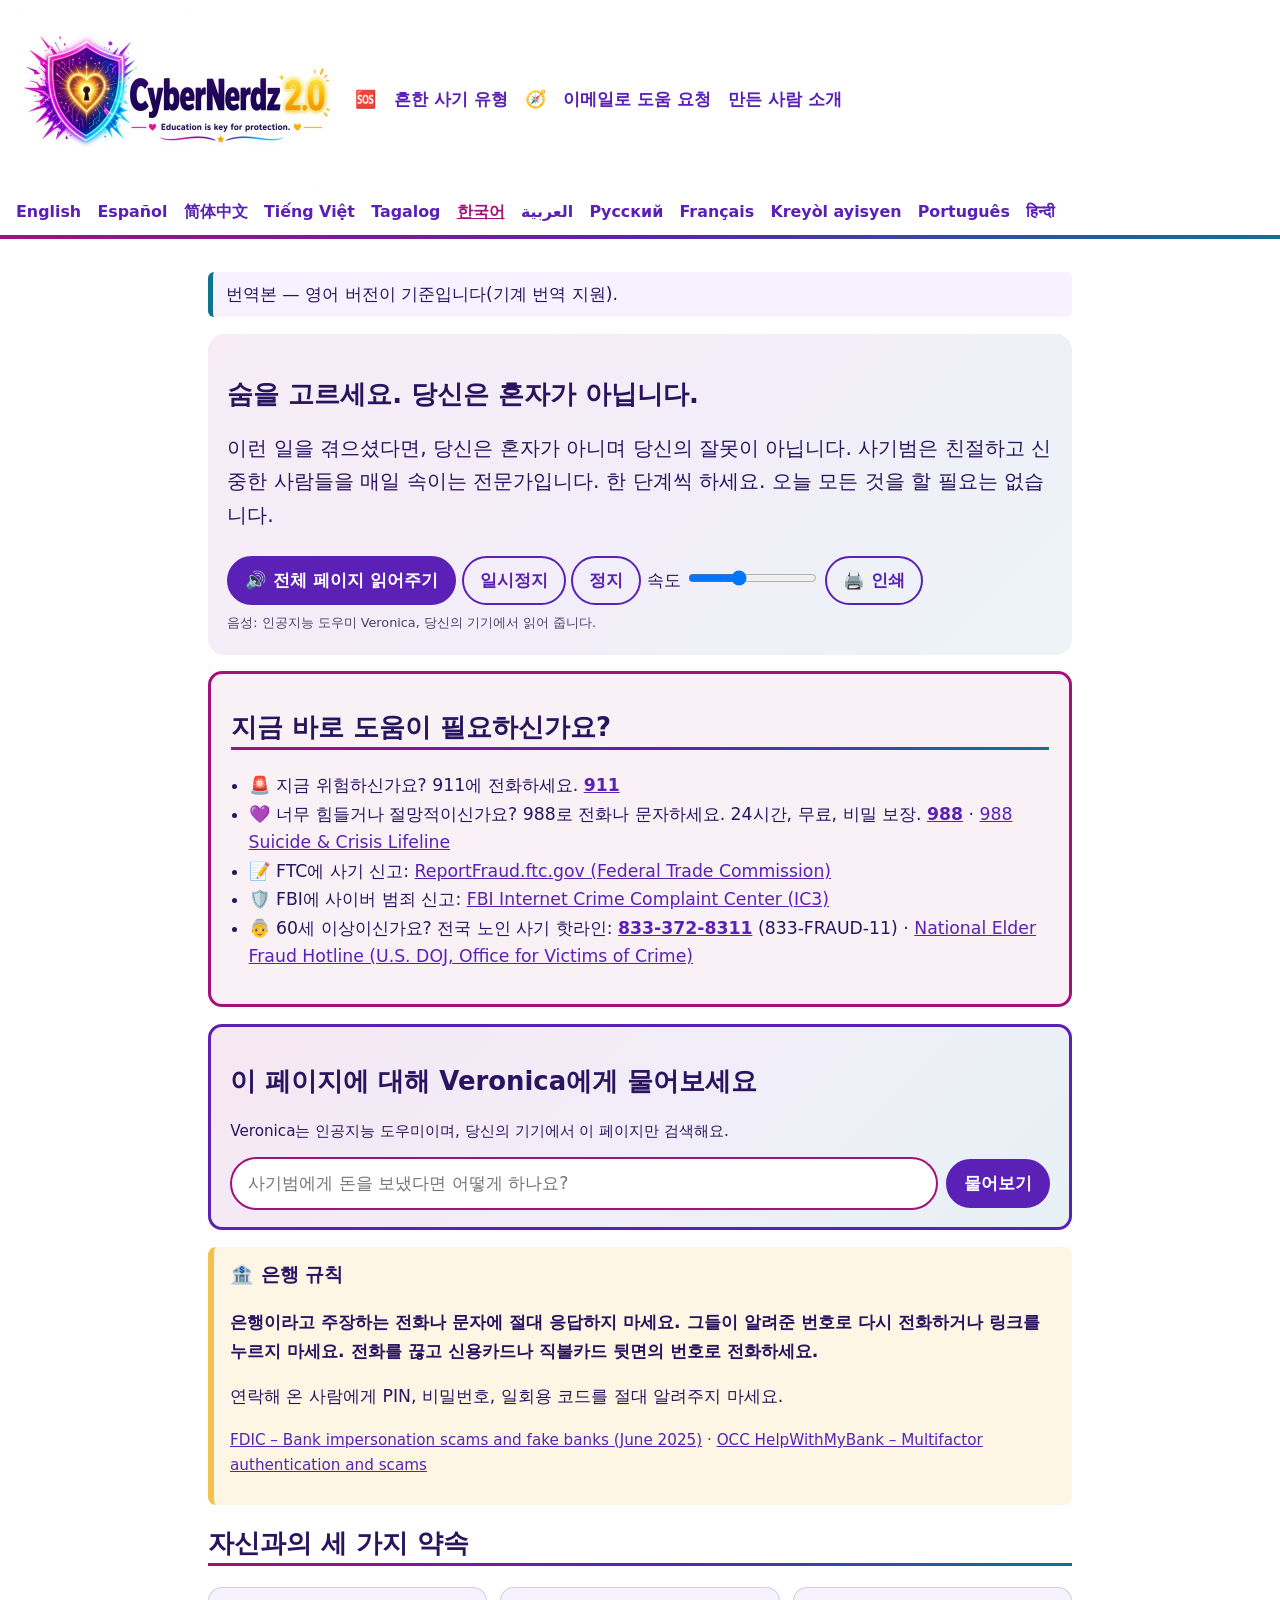
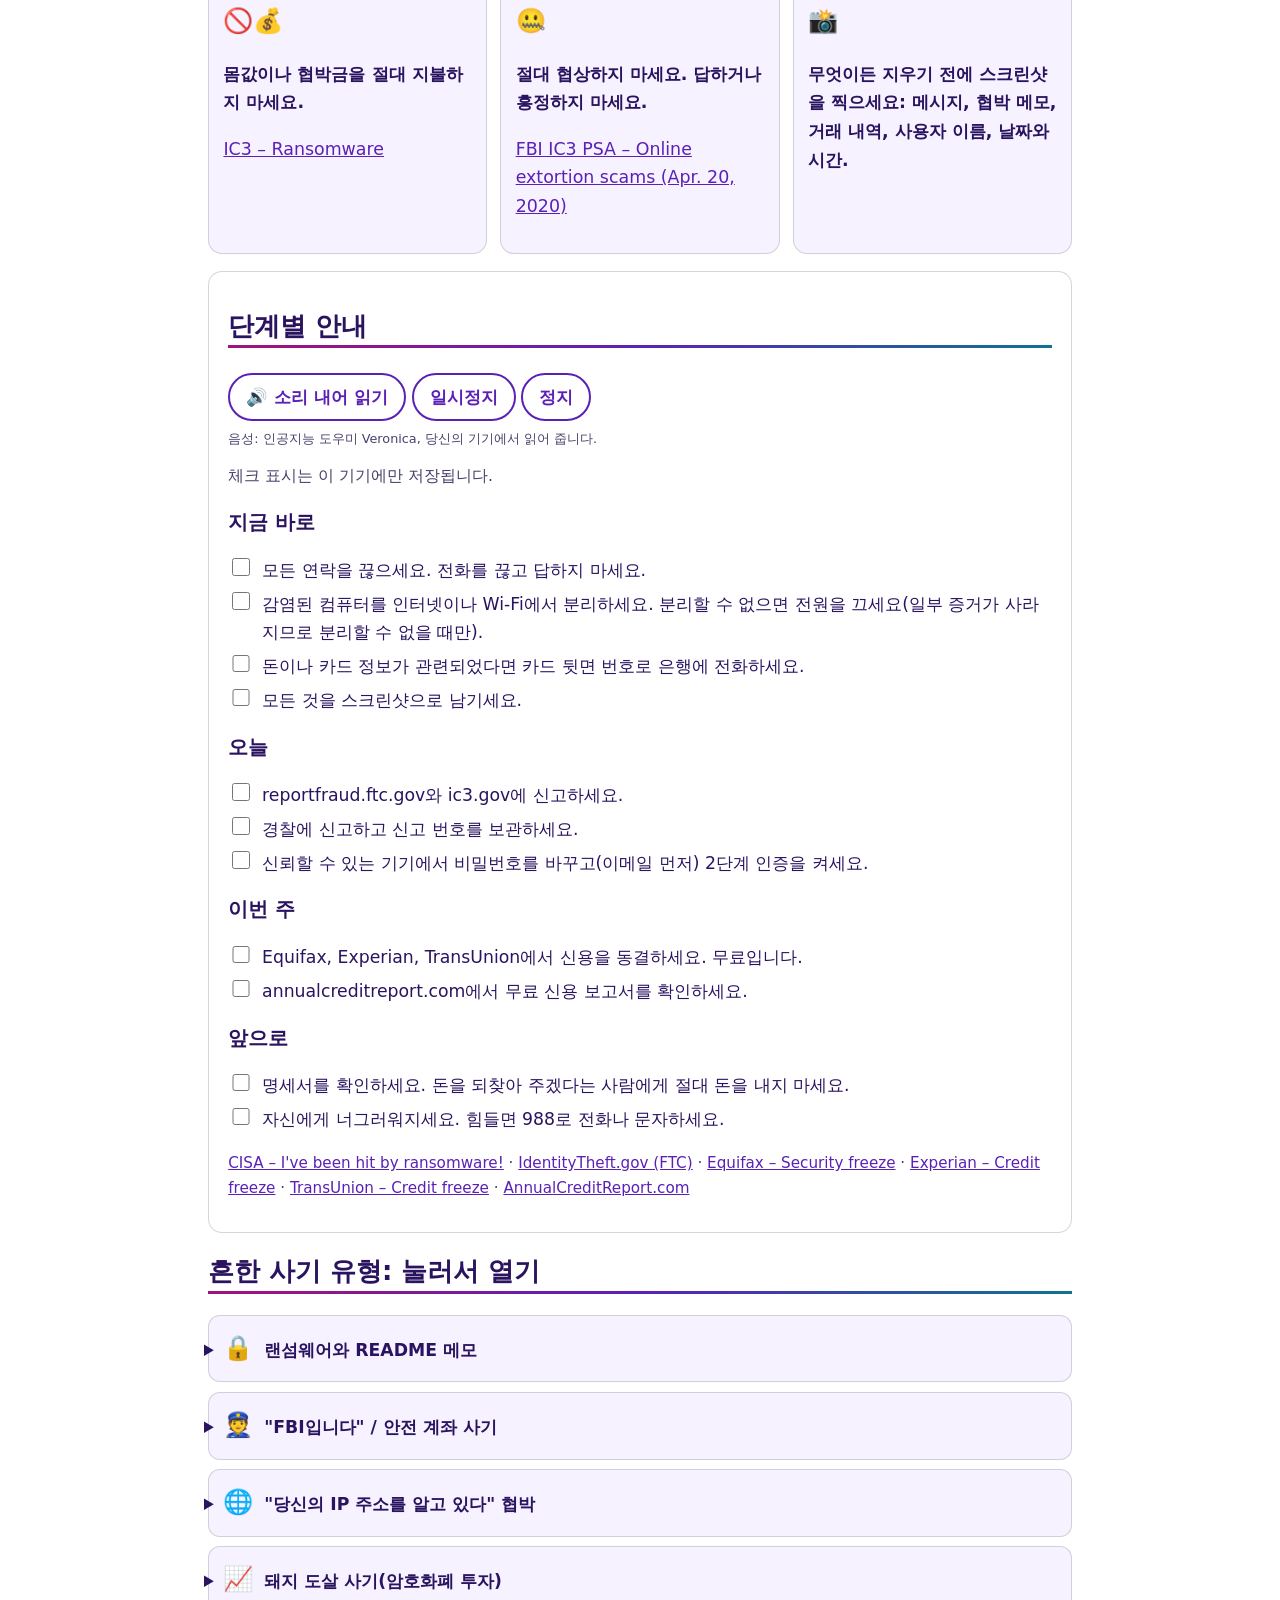
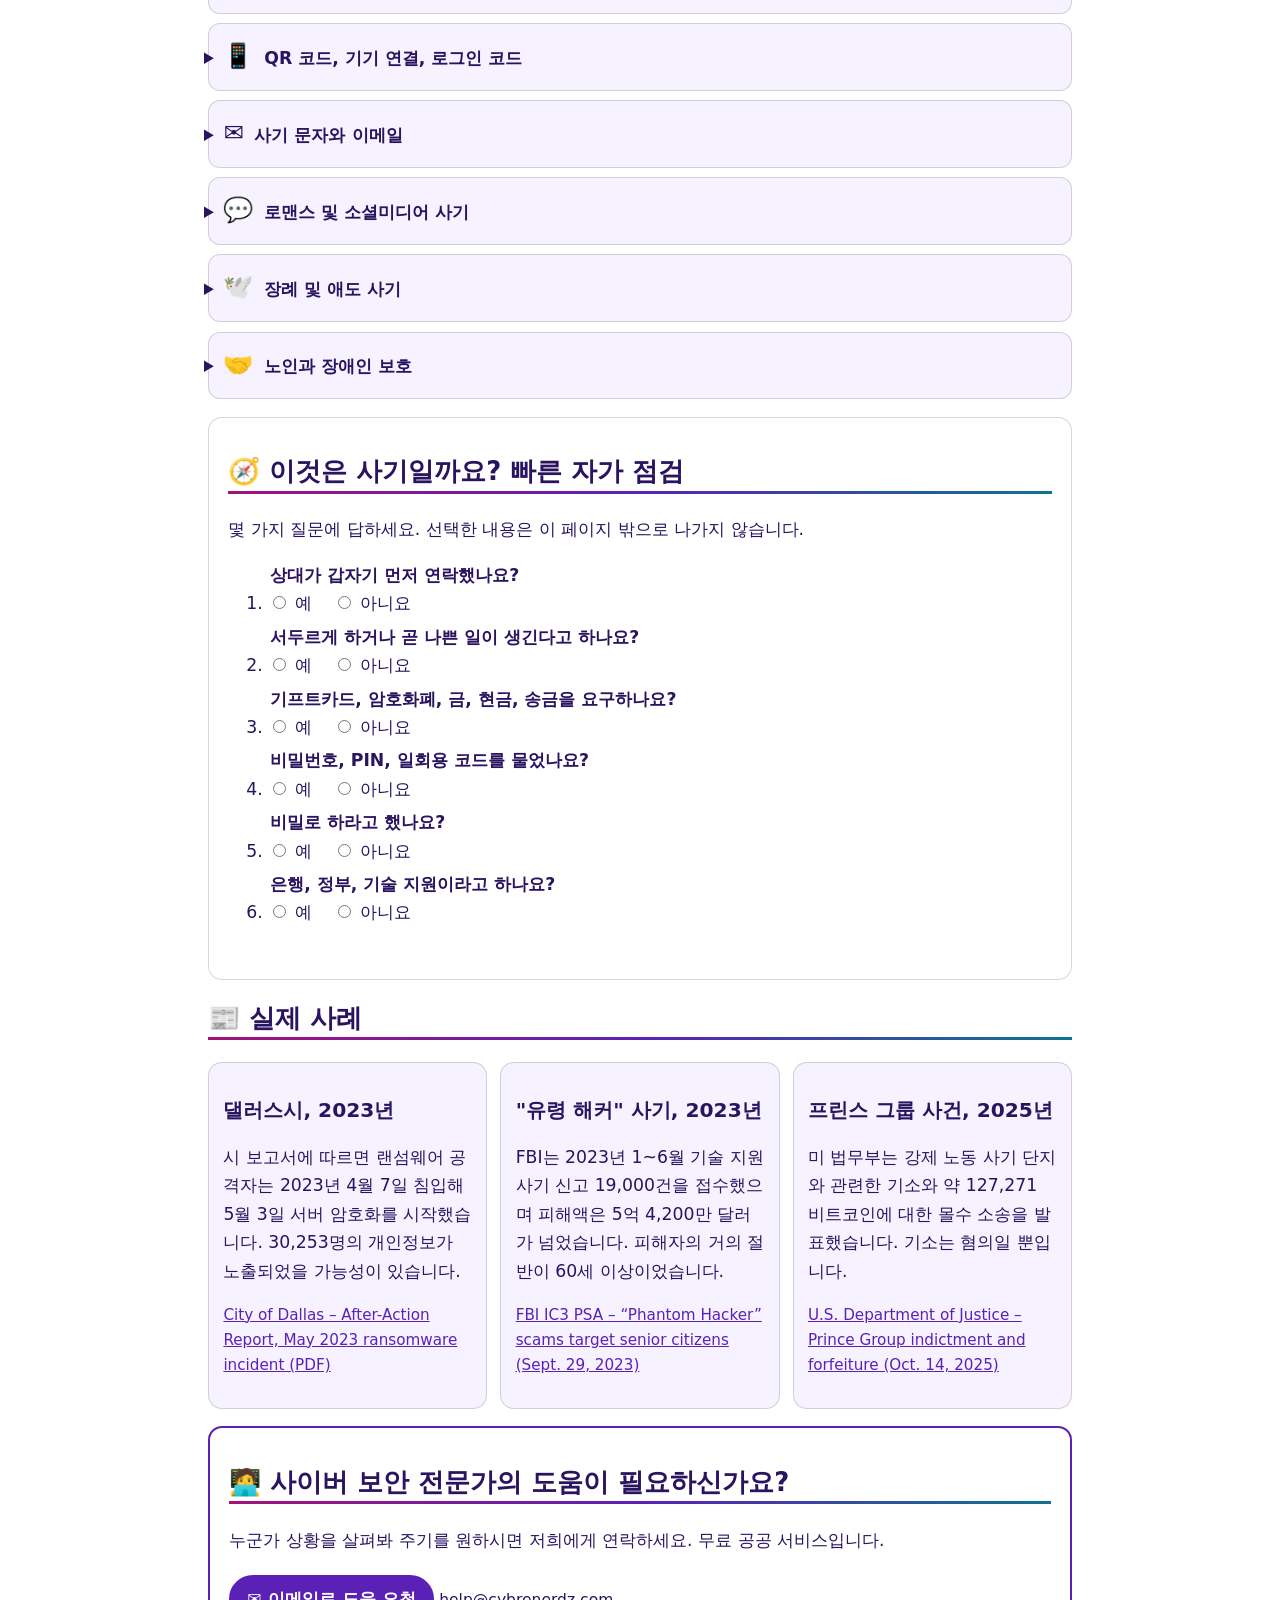
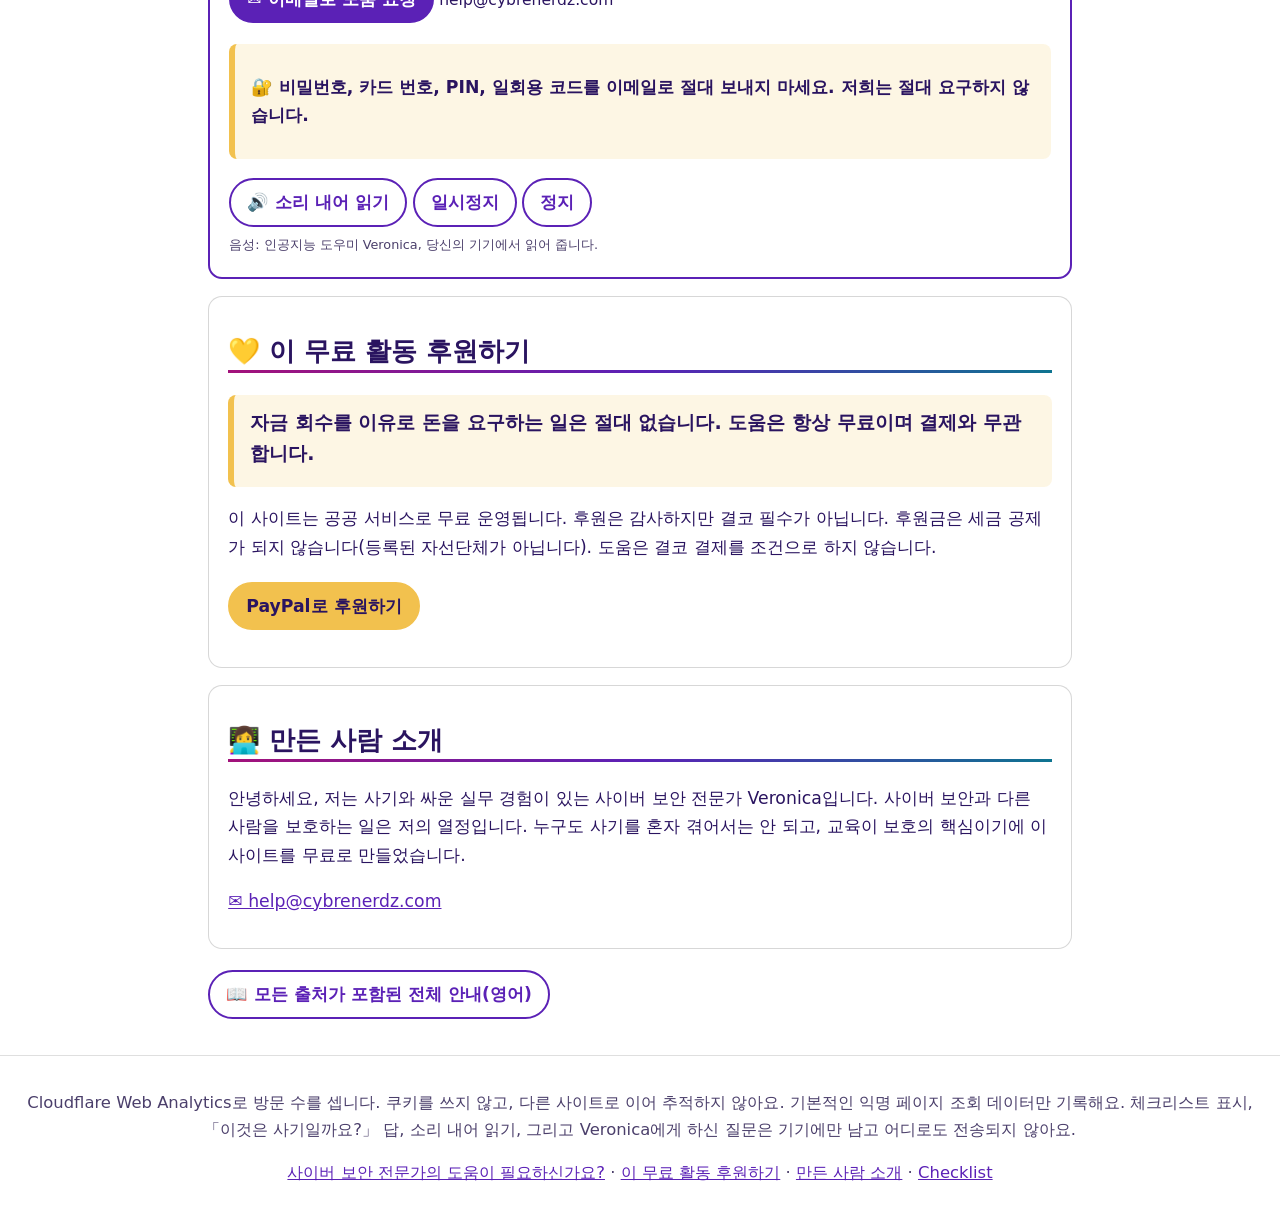
<file: ko/index.html>
<!doctype html>
<html lang="ko" dir="ltr" data-voice="ko-KR"><head><meta charset="utf-8"><meta name="viewport" content="width=device-width, initial-scale=1">
<meta name="referrer" content="no-referrer">
<meta http-equiv="Content-Security-Policy" content="default-src 'none'; script-src 'self' https://static.cloudflareinsights.com; style-src 'self'; img-src 'self'; connect-src https://cloudflareinsights.com; base-uri 'none'; form-action 'none'">
<title>공격, 사기, 스캠을 당한 후 지금 해야 할 일</title><link rel="stylesheet" href="../style.css">
<link rel="icon" type="image/png" sizes="32x32" href="../assets/favicon.png">
<link rel="icon" type="image/png" sizes="512x512" href="../assets/favicon-512.png">
<link rel="apple-touch-icon" sizes="180x180" href="../assets/favicon-180.png">
<script src="../assets/site.js" defer></script></head><body><a class="skip-link" href="#main">Skip to content</a><header class="site"><a href="../ko/index.html" class="brand"><img src="../assets/logo-640.jpg" alt="CyberNerdz 2.0 logo" width="320" height="180"></a><nav class="mainnav" aria-label="Site"><a href="#help-now">🆘</a> <a href="#scams">흔한 사기 유형</a> <a href="#quiz">🧭</a> <a href="#expert">이메일로 도움 요청</a> <a href="#about">만든 사람 소개</a></nav><nav class="langs" aria-label="Language / Idioma / 语言"><a href="../index.html" lang="en" hreflang="en">English</a> <a href="../es/index.html" lang="es" hreflang="es">Español</a> <a href="../zh/index.html" lang="zh" hreflang="zh">简体中文</a> <a href="../vi/index.html" lang="vi" hreflang="vi">Tiếng Việt</a> <a href="../tl/index.html" lang="tl" hreflang="tl">Tagalog</a> <a href="../ko/index.html" lang="ko" hreflang="ko" aria-current="true">한국어</a> <a href="../ar/index.html" lang="ar" hreflang="ar">العربية</a> <a href="../ru/index.html" lang="ru" hreflang="ru">Русский</a> <a href="../fr/index.html" lang="fr" hreflang="fr">Français</a> <a href="../ht/index.html" lang="ht" hreflang="ht">Kreyòl ayisyen</a> <a href="../pt/index.html" lang="pt" hreflang="pt">Português</a> <a href="../hi/index.html" lang="hi" hreflang="hi">हिन्दी</a></nav></header><main id="main"><p class="tnote" role="note">번역본 — 영어 버전이 기준입니다(기계 번역 지원).</p><section class="hero" id="top"><h1>숨을 고르세요. 당신은 혼자가 아닙니다.</h1><p class="lead">이런 일을 겪으셨다면, 당신은 혼자가 아니며 당신의 잘못이 아닙니다. 사기범은 친절하고 신중한 사람들을 매일 속이는 전문가입니다. 한 단계씩 하세요. 오늘 모든 것을 할 필요는 없습니다.</p><div class="toolbar js-only" hidden><button type="button" class="btn btn-primary tts-page">🔊 전체 페이지 읽어주기</button> <button type="button" class="btn tts-pause">일시정지</button> <button type="button" class="btn tts-stop">정지</button> <label class="speed">속도 <input type="range" class="tts-rate" min="0.6" max="1.4" step="0.1" value="0.9" aria-label="속도"></label> <button type="button" class="btn js-print">🖨️ 인쇄</button></div><p class="tts-none" hidden>이 브라우저에서는 읽어주기를 사용할 수 없습니다. 기기의 화면 낭독기를 사용하세요.</p></section>
<aside class="lifeline" id="help-now"><h2>지금 바로 도움이 필요하신가요?</h2><ul><li>🚨 지금 위험하신가요? 911에 전화하세요. <a class="tel" href="tel:911">911</a></li><li>💜 너무 힘들거나 절망적이신가요? 988로 전화나 문자하세요. 24시간, 무료, 비밀 보장. <a class="tel" href="tel:988">988</a> · <a class="src" href="https://988lifeline.org/" rel="noopener noreferrer" target="_blank">988 Suicide &amp; Crisis Lifeline</a></li><li>📝 FTC에 사기 신고: <a class="src" href="https://reportfraud.ftc.gov/" rel="noopener noreferrer" target="_blank">ReportFraud.ftc.gov (Federal Trade Commission)</a></li><li>🛡️ FBI에 사이버 범죄 신고: <a class="src" href="https://www.ic3.gov/" rel="noopener noreferrer" target="_blank">FBI Internet Crime Complaint Center (IC3)</a></li><li>👵 60세 이상이신가요? 전국 노인 사기 핫라인: <a class="tel" href="tel:8333728311">833-372-8311</a> <span class="ltr">(833-FRAUD-11)</span> · <a class="src" href="https://ovc.ojp.gov/program/stop-elder-fraud/providing-help-restoring-hope" rel="noopener noreferrer" target="_blank">National Elder Fraud Hotline (U.S. DOJ, Office for Victims of Crime)</a></li></ul></aside>
<aside class="rule" id="bank-rule"><p class="rule-title">🏦 은행 규칙</p><p><strong>은행이라고 주장하는 전화나 문자에 절대 응답하지 마세요. 그들이 알려준 번호로 다시 전화하거나 링크를 누르지 마세요. 전화를 끊고 신용카드나 직불카드 뒷면의 번호로 전화하세요.</strong></p><p>연락해 온 사람에게 PIN, 비밀번호, 일회용 코드를 절대 알려주지 마세요.</p><p class="cite"><a class="src" href="https://www.fdic.gov/consumer-resource-center/2025-06/bank-impersonation-scams-and-fake-banks" rel="noopener noreferrer" target="_blank">FDIC – Bank impersonation scams and fake banks (June 2025)</a> · <a class="src" href="https://www.helpwithmybank.gov/about/message-from-director/past-message-2021-july/index-past-message-2021-july.html" rel="noopener noreferrer" target="_blank">OCC HelpWithMyBank – Multifactor authentication and scams</a></p></aside>
<section class="promises" id="promises"><h2>자신과의 세 가지 약속</h2><div class="grid3"><div class="promise">🚫💰<p><strong>몸값이나 협박금을 절대 지불하지 마세요.</strong></p><p class="cite"><a class="src" href="https://www.ic3.gov/CrimeInfo/Ransomware" rel="noopener noreferrer" target="_blank">IC3 – Ransomware</a></p></div><div class="promise">🤐<p><strong>절대 협상하지 마세요. 답하거나 흥정하지 마세요.</strong></p><p class="cite"><a class="src" href="https://www.ic3.gov/PSA/2020/PSA200420" rel="noopener noreferrer" target="_blank">FBI IC3 PSA – Online extortion scams (Apr. 20, 2020)</a></p></div><div class="promise">📸<p><strong>무엇이든 지우기 전에 스크린샷을 찍으세요: 메시지, 협박 메모, 거래 내역, 사용자 이름, 날짜와 시간.</strong></p></div></div></section>
<section class="card" id="steps"><h2>단계별 안내</h2><div class="tts js-only" data-target="#steps" hidden><button type="button" class="btn tts-play">🔊 소리 내어 읽기</button> <button type="button" class="btn tts-pause">일시정지</button> <button type="button" class="btn tts-stop">정지</button></div><p class="small muted">체크 표시는 이 기기에만 저장됩니다.</p>
<h3>지금 바로</h3><ol class="steps tick">
<li><label><input type="checkbox" class="keep" data-key="ko-s1"> <span>모든 연락을 끊으세요. 전화를 끊고 답하지 마세요.</span></label></li>
<li><label><input type="checkbox" class="keep" data-key="ko-s2"> <span>감염된 컴퓨터를 인터넷이나 Wi-Fi에서 분리하세요. 분리할 수 없으면 전원을 끄세요(일부 증거가 사라지므로 분리할 수 없을 때만).</span></label></li>
<li><label><input type="checkbox" class="keep" data-key="ko-s3"> <span>돈이나 카드 정보가 관련되었다면 카드 뒷면 번호로 은행에 전화하세요.</span></label></li>
<li><label><input type="checkbox" class="keep" data-key="ko-s4"> <span>모든 것을 스크린샷으로 남기세요.</span></label></li>
</ol>
<h3>오늘</h3><ol class="steps tick">
<li><label><input type="checkbox" class="keep" data-key="ko-s5"> <span>reportfraud.ftc.gov와 ic3.gov에 신고하세요.</span></label></li>
<li><label><input type="checkbox" class="keep" data-key="ko-s6"> <span>경찰에 신고하고 신고 번호를 보관하세요.</span></label></li>
<li><label><input type="checkbox" class="keep" data-key="ko-s7"> <span>신뢰할 수 있는 기기에서 비밀번호를 바꾸고(이메일 먼저) 2단계 인증을 켜세요.</span></label></li>
</ol>
<h3>이번 주</h3><ol class="steps tick">
<li><label><input type="checkbox" class="keep" data-key="ko-s8"> <span>Equifax, Experian, TransUnion에서 신용을 동결하세요. 무료입니다.</span></label></li>
<li><label><input type="checkbox" class="keep" data-key="ko-s9"> <span>annualcreditreport.com에서 무료 신용 보고서를 확인하세요.</span></label></li>
</ol>
<h3>앞으로</h3><ol class="steps tick">
<li><label><input type="checkbox" class="keep" data-key="ko-s10"> <span>명세서를 확인하세요. 돈을 되찾아 주겠다는 사람에게 절대 돈을 내지 마세요.</span></label></li>
<li><label><input type="checkbox" class="keep" data-key="ko-s11"> <span>자신에게 너그러워지세요. 힘들면 988로 전화나 문자하세요.</span></label></li>
</ol>
<p class="cite"><a class="src" href="https://www.cisa.gov/stopransomware/ive-been-hit-ransomware" rel="noopener noreferrer" target="_blank">CISA – I&#x27;ve been hit by ransomware!</a> · <a class="src" href="https://www.identitytheft.gov/" rel="noopener noreferrer" target="_blank">IdentityTheft.gov (FTC)</a> · <a class="src" href="https://www.equifax.com/personal/credit-report-services/credit-freeze/" rel="noopener noreferrer" target="_blank">Equifax – Security freeze</a> · <a class="src" href="https://www.experian.com/help/credit-freeze/" rel="noopener noreferrer" target="_blank">Experian – Credit freeze</a> · <a class="src" href="https://www.transunion.com/credit-freeze" rel="noopener noreferrer" target="_blank">TransUnion – Credit freeze</a> · <a class="src" href="https://www.annualcreditreport.com/" rel="noopener noreferrer" target="_blank">AnnualCreditReport.com</a></p></section>
<section id="scams"><h2>흔한 사기 유형: 눌러서 열기</h2><div class="cards">
<details class="scard" id="scam-1"><summary><span class="ico" aria-hidden="true">🔒</span> 랜섬웨어와 README 메모</summary><div><p>메모의 링크를 열지 마세요. 연락하거나 돈을 내지 마세요. 스크린샷을 찍고 기기를 분리한 뒤 경찰, IC3, CISA에 신고하세요.</p><p class="cite"><a class="src" href="https://www.ic3.gov/CrimeInfo/Ransomware" rel="noopener noreferrer" target="_blank">IC3 – Ransomware</a> · <a class="src" href="https://www.cisa.gov/stopransomware/ive-been-hit-ransomware" rel="noopener noreferrer" target="_blank">CISA – I&#x27;ve been hit by ransomware!</a></p><div class="tts js-only" data-target="#scam-1" hidden><button type="button" class="btn tts-play">🔊 소리 내어 읽기</button> <button type="button" class="btn tts-pause">일시정지</button> <button type="button" class="btn tts-stop">정지</button></div></div></details>
<details class="scard" id="scam-2"><summary><span class="ico" aria-hidden="true">👮</span> &quot;FBI입니다&quot; / 안전 계좌 사기</summary><div><p>정부는 돈을 &quot;안전&quot; 계좌로 옮기라거나 현금, 금, 기프트카드, 암호화폐를 요구하지 않습니다. 전화를 끊고 카드에 있는 번호로 전화하세요.</p><p class="cite"><a class="src" href="https://www.ic3.gov/PSA/2023/PSA230929" rel="noopener noreferrer" target="_blank">FBI IC3 PSA – “Phantom Hacker” scams target senior citizens (Sept. 29, 2023)</a> · <a class="src" href="https://www.ic3.gov/PSA/2024/PSA240129" rel="noopener noreferrer" target="_blank">FBI IC3 PSA I-012924-PSA – Scammers use couriers to retrieve cash and precious metals (Jan. 29, 2024)</a></p><div class="tts js-only" data-target="#scam-2" hidden><button type="button" class="btn tts-play">🔊 소리 내어 읽기</button> <button type="button" class="btn tts-pause">일시정지</button> <button type="button" class="btn tts-stop">정지</button></div></div></details>
<details class="scard" id="scam-3"><summary><span class="ico" aria-hidden="true">🌐</span> &quot;당신의 IP 주소를 알고 있다&quot; 협박</summary><div><p>IP 주소만으로는 누구도 당신이나 기기를 통제할 수 없습니다. 겁주기 수법입니다. 돈을 내지 말고, 답하지 말고, 스크린샷을 찍어 신고하세요.</p><p class="cite"><a class="src" href="https://www.ic3.gov/PSA/2020/PSA200420" rel="noopener noreferrer" target="_blank">FBI IC3 PSA – Online extortion scams (Apr. 20, 2020)</a> · <a class="src" href="https://traficom.fi/en/everyday-information-security/sextortion-scams-dont-believe-scammers-claims" rel="noopener noreferrer" target="_blank">Traficom (Finnish Transport and Communications Agency) – Sextortion scams: don&#x27;t believe the scammers&#x27; claims</a></p><div class="tts js-only" data-target="#scam-3" hidden><button type="button" class="btn tts-play">🔊 소리 내어 읽기</button> <button type="button" class="btn tts-pause">일시정지</button> <button type="button" class="btn tts-stop">정지</button></div></div></details>
<details class="scard" id="scam-4"><summary><span class="ico" aria-hidden="true">📈</span> 돼지 도살 사기(암호화폐 투자)</summary><div><p>친절한 낯선 사람이 가짜 수익을 보여주는 가짜 플랫폼으로 유도한 뒤 출금하려면 &quot;세금&quot;이나 &quot;수수료&quot;를 내라고 합니다. 송금을 멈추고 신고하세요.</p><p class="cite"><a class="src" href="https://www.fincen.gov/sites/default/files/shared/FinCEN_Alert_Pig_Butchering_FINAL_508c.pdf" rel="noopener noreferrer" target="_blank">FinCEN Alert FIN-2023-Alert005 on “pig butchering” (PDF)</a> · <a class="src" href="https://www.justice.gov/opa/pr/chairman-prince-group-indicted-operating-cambodian-forced-labor-scam-compounds-engaged" rel="noopener noreferrer" target="_blank">U.S. Department of Justice – Prince Group indictment and forfeiture (Oct. 14, 2025)</a></p><div class="tts js-only" data-target="#scam-4" hidden><button type="button" class="btn tts-play">🔊 소리 내어 읽기</button> <button type="button" class="btn tts-pause">일시정지</button> <button type="button" class="btn tts-stop">정지</button></div></div></details>
<details class="scard" id="scam-5"><summary><span class="ico" aria-hidden="true">📱</span> QR 코드, 기기 연결, 로그인 코드</summary><div><p>예상치 못한 &quot;그룹 초대&quot; QR 코드를 스캔하지 말고, 코드를 공유하지 말고, 본인이 시작하지 않은 로그인을 승인하지 마세요. 모르는 연결 기기를 삭제하세요.</p><p class="cite"><a class="src" href="https://cloud.google.com/blog/topics/threat-intelligence/russia-targeting-signal-messenger" rel="noopener noreferrer" target="_blank">Google Threat Intelligence – Russia-aligned actors targeting Signal “linked devices” (Feb. 2025)</a> · <a class="src" href="https://www.microsoft.com/en-us/security/blog/2025/02/13/storm-2372-conducts-device-code-phishing-campaign/" rel="noopener noreferrer" target="_blank">Microsoft Threat Intelligence – Storm-2372 device code phishing (Feb. 13, 2025)</a></p><div class="tts js-only" data-target="#scam-5" hidden><button type="button" class="btn tts-play">🔊 소리 내어 읽기</button> <button type="button" class="btn tts-pause">일시정지</button> <button type="button" class="btn tts-stop">정지</button></div></div></details>
<details class="scard" id="scam-6"><summary><span class="ico" aria-hidden="true">✉️</span> 사기 문자와 이메일</summary><div><p>누르지 마세요. 공식 앱에서 확인하세요. 문자는 7726으로, 이메일은 reportphishing@apwg.org로 전달하세요.</p><p class="cite"><a class="src" href="https://www.uspis.gov/news/scam-article/smishing" rel="noopener noreferrer" target="_blank">U.S. Postal Inspection Service – Smishing: package tracking text scams</a> · <a class="src" href="https://apwg.org/reportphishing/" rel="noopener noreferrer" target="_blank">Anti-Phishing Working Group – Report phishing emails</a></p><div class="tts js-only" data-target="#scam-6" hidden><button type="button" class="btn tts-play">🔊 소리 내어 읽기</button> <button type="button" class="btn tts-pause">일시정지</button> <button type="button" class="btn tts-stop">정지</button></div></div></details>
<details class="scard" id="scam-7"><summary><span class="ico" aria-hidden="true">💬</span> 로맨스 및 소셜미디어 사기</summary><div><p>직접 만난 적 없는 사람이 돈이나 투자를 요구합니다. 송금을 멈추고 믿을 수 있는 사람과 이야기하세요.</p><p class="cite"><a class="src" href="https://reportfraud.ftc.gov/" rel="noopener noreferrer" target="_blank">ReportFraud.ftc.gov (Federal Trade Commission)</a> · <a class="src" href="https://www.ic3.gov/" rel="noopener noreferrer" target="_blank">FBI Internet Crime Complaint Center (IC3)</a></p><div class="tts js-only" data-target="#scam-7" hidden><button type="button" class="btn tts-play">🔊 소리 내어 읽기</button> <button type="button" class="btn tts-pause">일시정지</button> <button type="button" class="btn tts-stop">정지</button></div></div></details>
<details class="scard" id="scam-8"><summary><span class="ico" aria-hidden="true">🕊️</span> 장례 및 애도 사기</summary><div><p>깊은 위로를 전합니다. 장례식장은 예식을 보는 것만으로 요금을 받지 않습니다. 장례식장에 직접 진짜 링크를 문의하세요.</p><p class="cite"><a class="src" href="https://www.wgem.com/2024/01/24/scammers-target-grieving-families-with-fake-facebook-pages/" rel="noopener noreferrer" target="_blank">WGEM News – BBB warns of fake funeral livestream pages (Jan. 2024)</a></p><div class="tts js-only" data-target="#scam-8" hidden><button type="button" class="btn tts-play">🔊 소리 내어 읽기</button> <button type="button" class="btn tts-pause">일시정지</button> <button type="button" class="btn tts-stop">정지</button></div></div></details>
<details class="scard" id="scam-9"><summary><span class="ico" aria-hidden="true">🤝</span> 노인과 장애인 보호</summary><div><p>텍사스 학대 신고 핫라인 1-800-252-5400 또는 txabusehotline.org. 노인 사기 핫라인 833-FRAUD-11.</p><p class="cite"><a class="src" href="https://www.dfps.texas.gov/Contact_Us/report_abuse.asp" rel="noopener noreferrer" target="_blank">Texas Abuse Hotline (Texas DFPS – Adult Protective Services)</a> · <a class="src" href="https://ovc.ojp.gov/program/stop-elder-fraud/providing-help-restoring-hope" rel="noopener noreferrer" target="_blank">National Elder Fraud Hotline (U.S. DOJ, Office for Victims of Crime)</a></p><div class="tts js-only" data-target="#scam-9" hidden><button type="button" class="btn tts-play">🔊 소리 내어 읽기</button> <button type="button" class="btn tts-pause">일시정지</button> <button type="button" class="btn tts-stop">정지</button></div></div></details>
</div></section>
<section class="card quiz" id="quiz"><h2>🧭 이것은 사기일까요? 빠른 자가 점검</h2><p>몇 가지 질문에 답하세요. 선택한 내용은 이 페이지 밖으로 나가지 않습니다.</p><noscript><p class="small">(이 브라우저에서는 읽어주기를 사용할 수 없습니다. 기기의 화면 낭독기를 사용하세요.)</p></noscript><ol>
<li><fieldset><legend>상대가 갑자기 먼저 연락했나요?</legend><label><input type="radio" name="q0" value="1"> 예</label> <label><input type="radio" name="q0" value="0"> 아니요</label></fieldset></li>
<li><fieldset><legend>서두르게 하거나 곧 나쁜 일이 생긴다고 하나요?</legend><label><input type="radio" name="q1" value="1"> 예</label> <label><input type="radio" name="q1" value="0"> 아니요</label></fieldset></li>
<li><fieldset><legend>기프트카드, 암호화폐, 금, 현금, 송금을 요구하나요?</legend><label><input type="radio" name="q2" value="1"> 예</label> <label><input type="radio" name="q2" value="0"> 아니요</label></fieldset></li>
<li><fieldset><legend>비밀번호, PIN, 일회용 코드를 물었나요?</legend><label><input type="radio" name="q3" value="1"> 예</label> <label><input type="radio" name="q3" value="0"> 아니요</label></fieldset></li>
<li><fieldset><legend>비밀로 하라고 했나요?</legend><label><input type="radio" name="q4" value="1"> 예</label> <label><input type="radio" name="q4" value="0"> 아니요</label></fieldset></li>
<li><fieldset><legend>은행, 정부, 기술 지원이라고 하나요?</legend><label><input type="radio" name="q5" value="1"> 예</label> <label><input type="radio" name="q5" value="0"> 아니요</label></fieldset></li>
</ol><div class="quiz-out" aria-live="polite" data-r0="이 질문들로는 경고 신호가 없습니다. 그래도 이상하면 멈추고 믿을 수 있는 사람에게 확인하세요." data-r1="주의하세요: 경고 신호가 하나 이상 있습니다. 멈추고 이미 알고 있는 번호나 앱으로 확인하세요." data-r2="사기로 보입니다. 연락을 끊고, 돈을 내지 말고, 이 페이지의 단계를 따르세요."></div></section>
<section id="cases"><h2>📰 실제 사례</h2><div class="grid3">
<article class="story"><h3>댈러스시, 2023년</h3><p>시 보고서에 따르면 랜섬웨어 공격자는 2023년 4월 7일 침입해 5월 3일 서버 암호화를 시작했습니다. 30,253명의 개인정보가 노출되었을 가능성이 있습니다.</p><p class="cite"><a class="src" href="https://dallascityhall.com/departments/ciservices/DCH%20Documents/dallas-after-action-review-slideshow-of-ransomware-attack.pdf" rel="noopener noreferrer" target="_blank">City of Dallas – After-Action Report, May 2023 ransomware incident (PDF)</a></p></article>
<article class="story"><h3>&quot;유령 해커&quot; 사기, 2023년</h3><p>FBI는 2023년 1~6월 기술 지원 사기 신고 19,000건을 접수했으며 피해액은 5억 4,200만 달러가 넘었습니다. 피해자의 거의 절반이 60세 이상이었습니다.</p><p class="cite"><a class="src" href="https://www.ic3.gov/PSA/2023/PSA230929" rel="noopener noreferrer" target="_blank">FBI IC3 PSA – “Phantom Hacker” scams target senior citizens (Sept. 29, 2023)</a></p></article>
<article class="story"><h3>프린스 그룹 사건, 2025년</h3><p>미 법무부는 강제 노동 사기 단지와 관련한 기소와 약 127,271 비트코인에 대한 몰수 소송을 발표했습니다. 기소는 혐의일 뿐입니다.</p><p class="cite"><a class="src" href="https://www.justice.gov/opa/pr/chairman-prince-group-indicted-operating-cambodian-forced-labor-scam-compounds-engaged" rel="noopener noreferrer" target="_blank">U.S. Department of Justice – Prince Group indictment and forfeiture (Oct. 14, 2025)</a></p></article>
</div></section>
<section class="card feature" id="expert"><h2>🧑‍💻 사이버 보안 전문가의 도움이 필요하신가요?</h2><p>누군가 상황을 살펴봐 주기를 원하시면 저희에게 연락하세요. 무료 공공 서비스입니다.</p><p><a class="btn btn-primary" href="mailto:help@cybrenerdz.com?subject=Help%20request">✉️ 이메일로 도움 요청</a> <span class="small">help@cybrenerdz.com</span></p><aside class="rule"><p>🔐 <strong>비밀번호, 카드 번호, PIN, 일회용 코드를 이메일로 절대 보내지 마세요. 저희는 절대 요구하지 않습니다.</strong></p></aside><div class="tts js-only" data-target="#expert" hidden><button type="button" class="btn tts-play">🔊 소리 내어 읽기</button> <button type="button" class="btn tts-pause">일시정지</button> <button type="button" class="btn tts-stop">정지</button></div></section>
<section class="card" id="support"><h2>💛 이 무료 활동 후원하기</h2><aside class="rule"><p class="rule-title">자금 회수를 이유로 돈을 요구하는 일은 절대 없습니다. 도움은 항상 무료이며 결제와 무관합니다.</p></aside><p>이 사이트는 공공 서비스로 무료 운영됩니다. 후원은 감사하지만 결코 필수가 아닙니다. 후원금은 세금 공제가 되지 않습니다(등록된 자선단체가 아닙니다). 도움은 결코 결제를 조건으로 하지 않습니다.</p><p><a class="btn btn-gold" href="https://www.paypal.com/donate?business=help%40cybrenerdz.com&amp;currency_code=USD" rel="noopener noreferrer" target="_blank">PayPal로 후원하기</a></p></section>
<section class="card about" id="about"><h2>👩‍💻 만든 사람 소개</h2><p>안녕하세요, 저는 사기와 싸운 실무 경험이 있는 사이버 보안 전문가 Veronica입니다. 사이버 보안과 다른 사람을 보호하는 일은 저의 열정입니다. 누구도 사기를 혼자 겪어서는 안 되고, 교육이 보호의 핵심이기에 이 사이트를 무료로 만들었습니다.</p><p><a href="mailto:help@cybrenerdz.com?subject=Help%20request">✉️ help@cybrenerdz.com</a></p></section><p><a class="btn" href="../index.html#guide" hreflang="en">📖 모든 출처가 포함된 전체 안내(영어)</a></p></main><footer class="site"><p>Cloudflare Web Analytics로 방문 수를 셉니다. 쿠키를 쓰지 않고, 다른 사이트로 이어 추적하지 않아요. 기본적인 익명 페이지 조회 데이터만 기록해요. 체크리스트 표시, 「이것은 사기일까요?」 답, 소리 내어 읽기, 그리고 Veronica에게 하신 질문은 기기에만 남고 어디로도 전송되지 않아요.</p><p><a href="#expert">사이버 보안 전문가의 도움이 필요하신가요?</a> · <a href="#support">이 무료 활동 후원하기</a> · <a href="#about">만든 사람 소개</a> · <a href="../checklist.html" hreflang="en">Checklist</a></p></footer><script defer src='https://static.cloudflareinsights.com/beacon.min.js' data-cf-beacon='{"token": "b9d35d202a1a4cb9be90fd8a0bf896b5"}'></script></body></html>
</file>
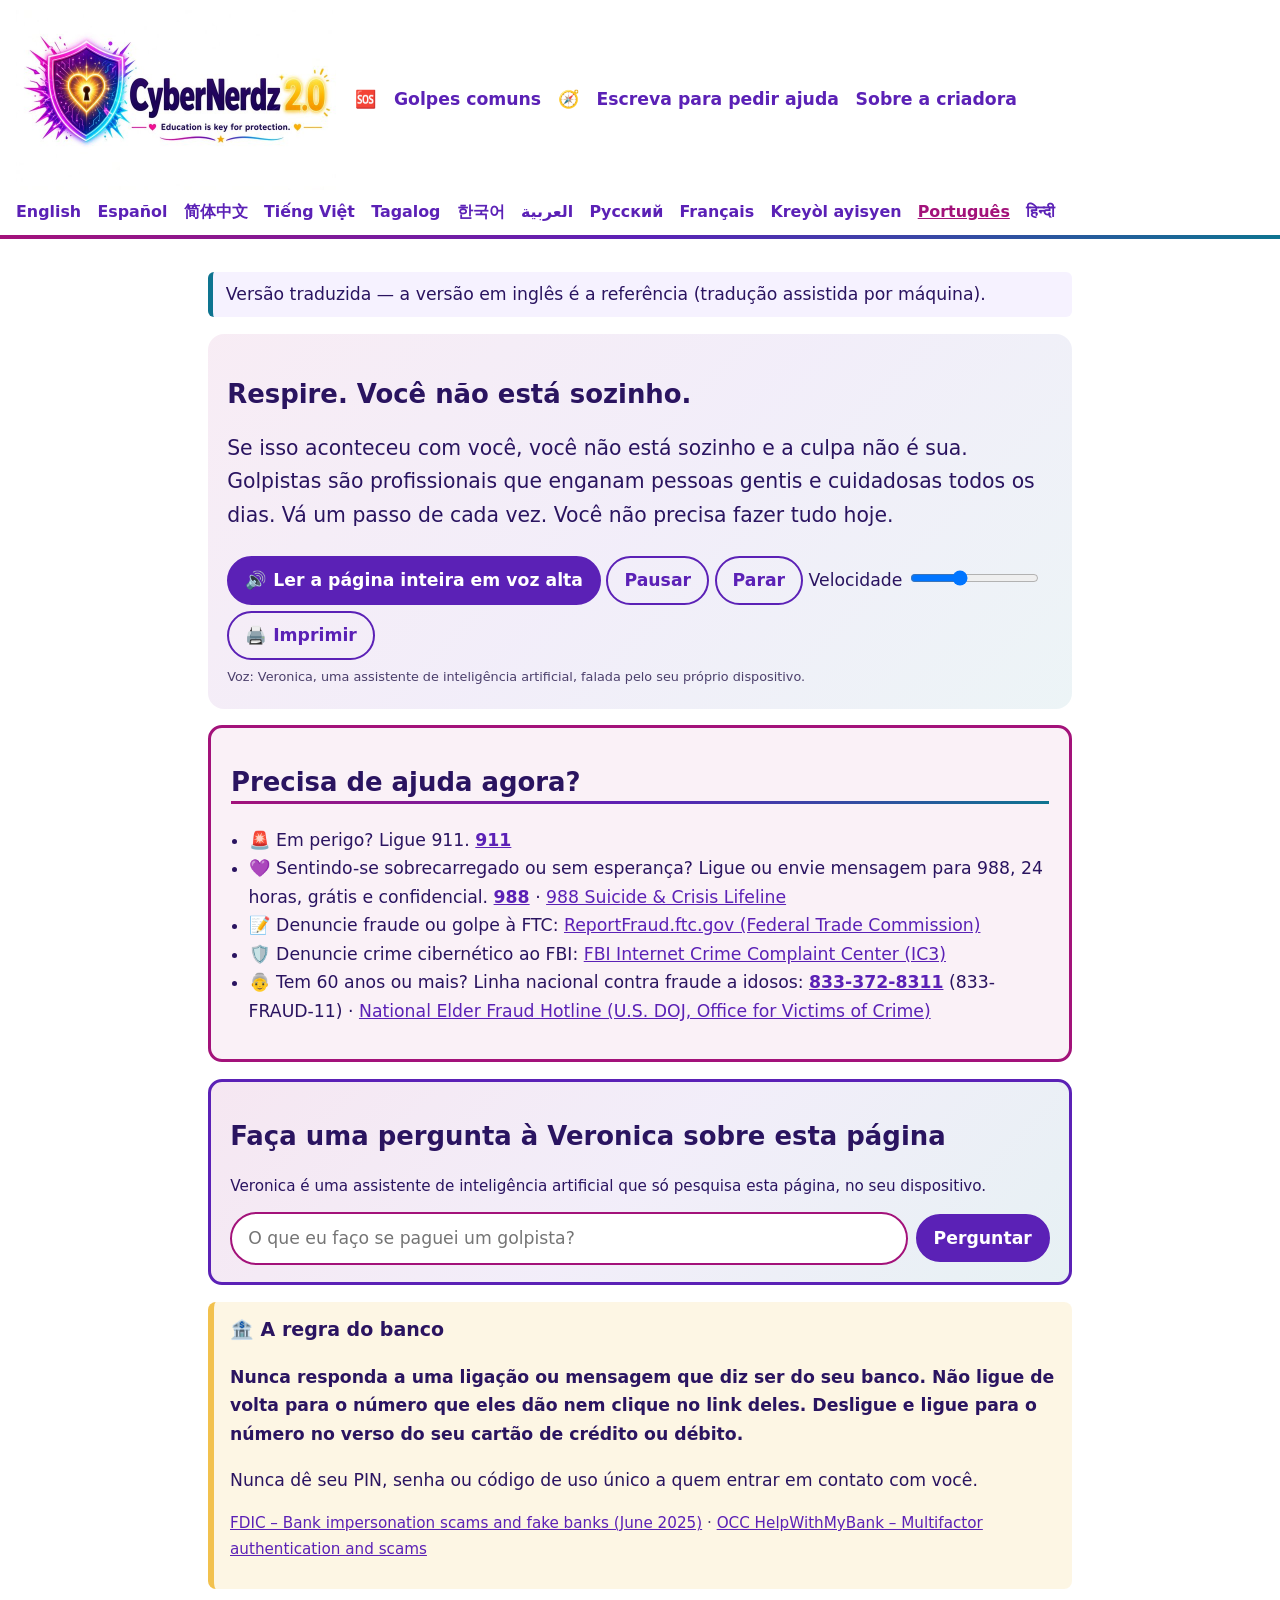
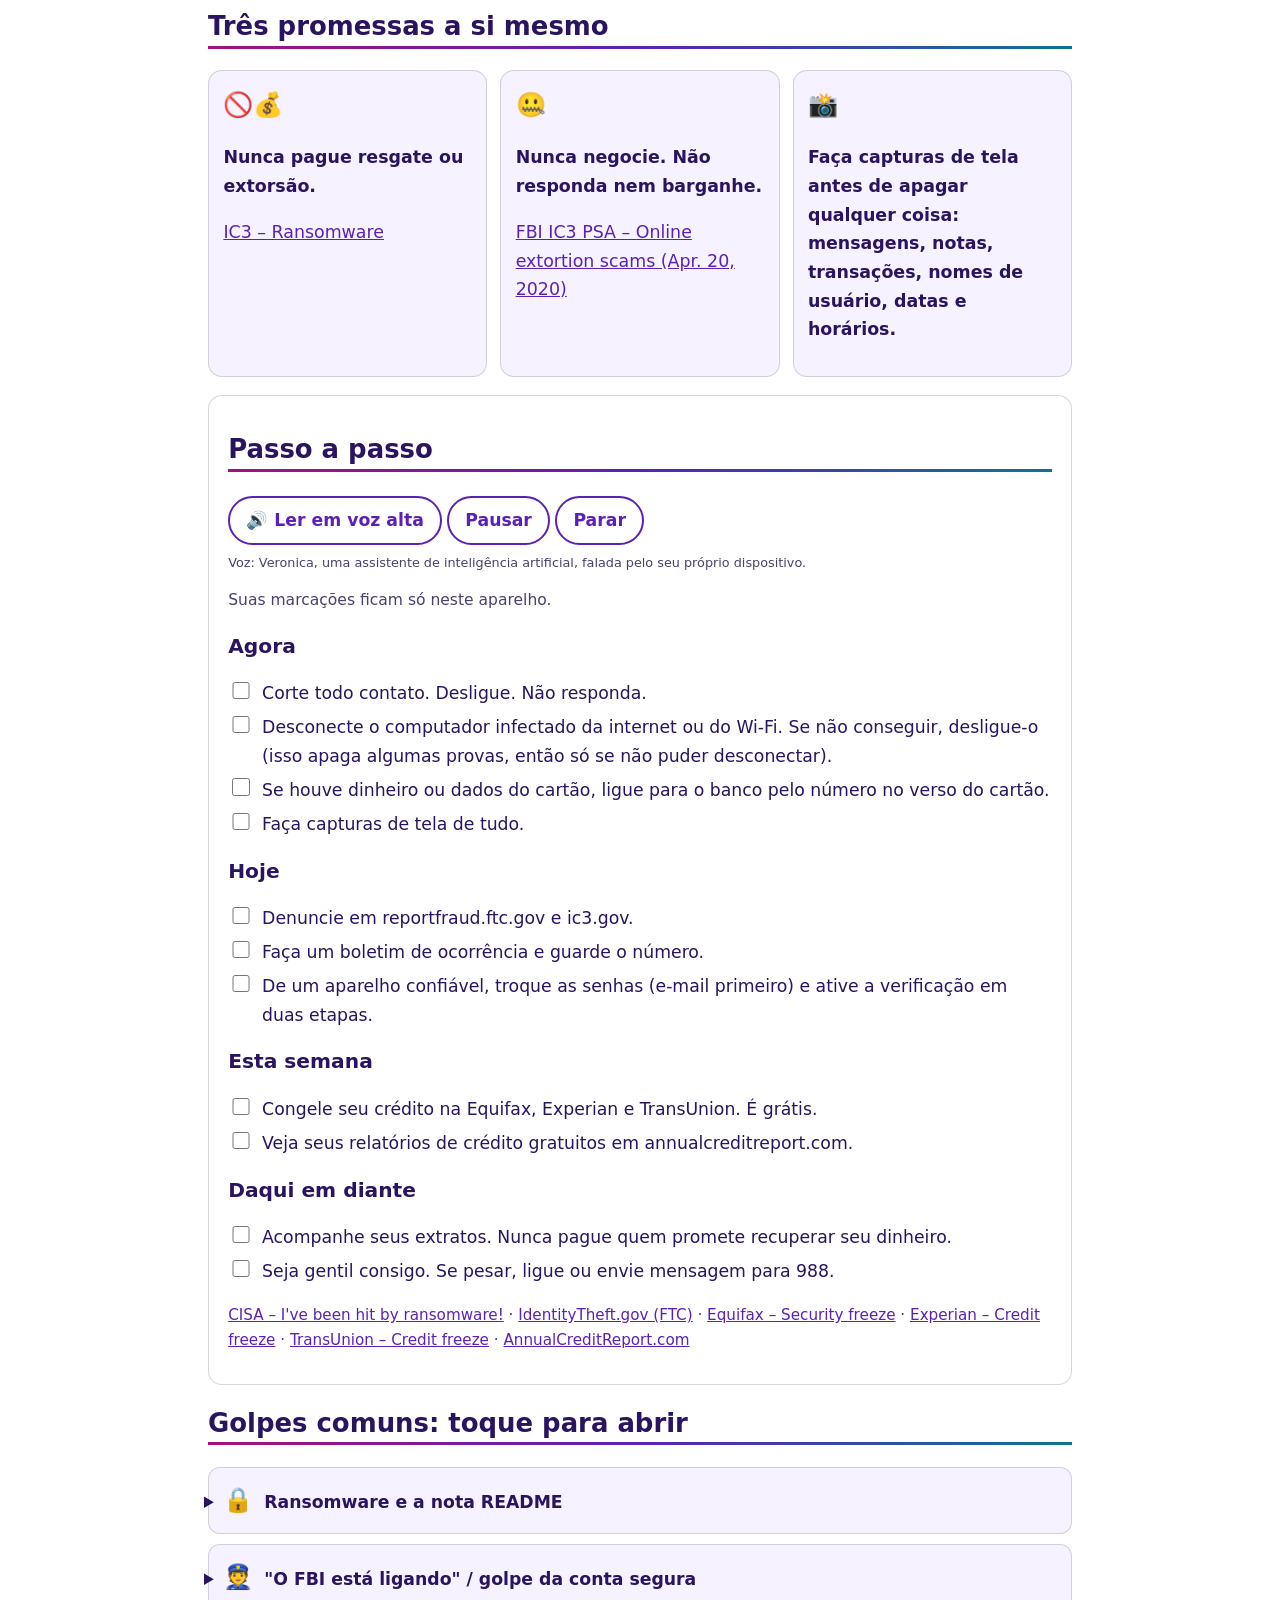
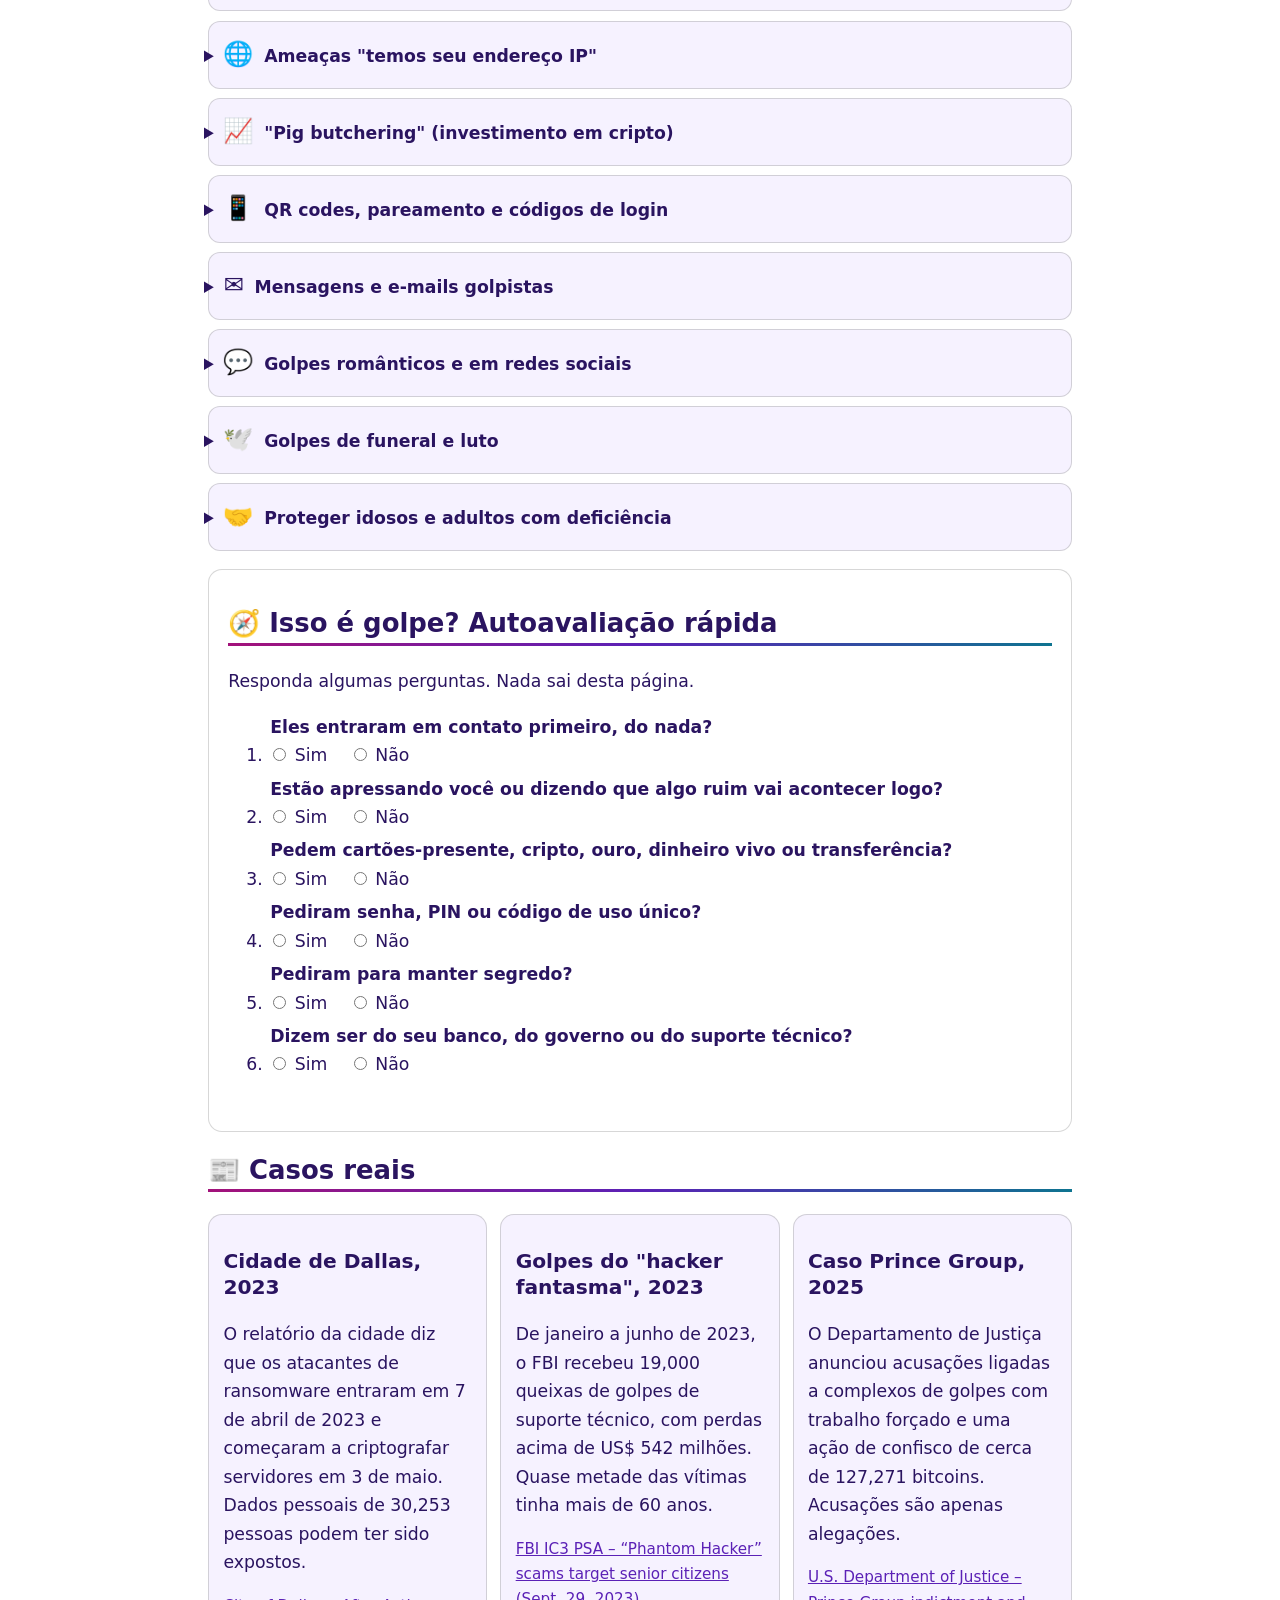
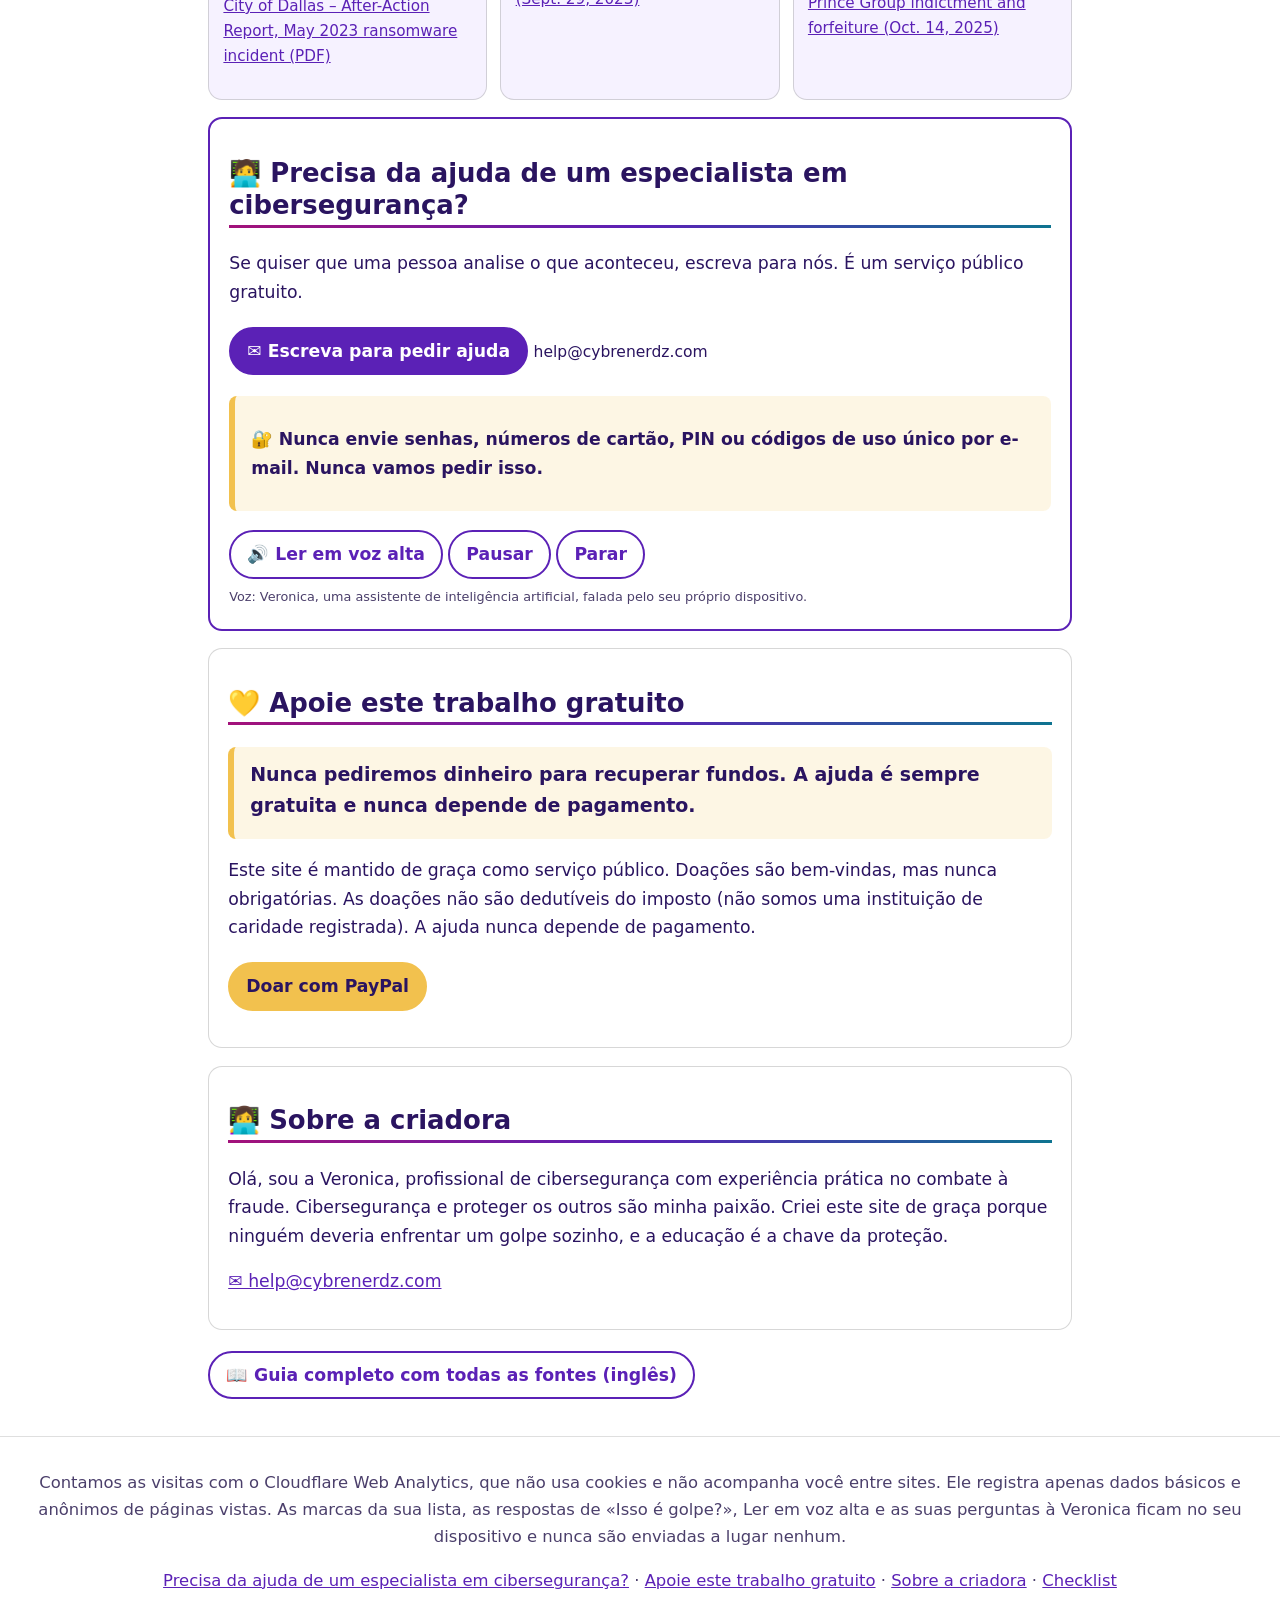
<file: pt/index.html>
<!doctype html>
<html lang="pt" dir="ltr" data-voice="pt-BR"><head><meta charset="utf-8"><meta name="viewport" content="width=device-width, initial-scale=1">
<meta name="referrer" content="no-referrer">
<meta http-equiv="Content-Security-Policy" content="default-src 'none'; script-src 'self' https://static.cloudflareinsights.com; style-src 'self'; img-src 'self'; connect-src https://cloudflareinsights.com; base-uri 'none'; form-action 'none'">
<title>O que fazer agora após um ataque, fraude ou golpe</title><link rel="stylesheet" href="../style.css">
<link rel="icon" type="image/png" sizes="32x32" href="../assets/favicon.png">
<link rel="icon" type="image/png" sizes="512x512" href="../assets/favicon-512.png">
<link rel="apple-touch-icon" sizes="180x180" href="../assets/favicon-180.png">
<script src="../assets/site.js" defer></script></head><body><a class="skip-link" href="#main">Skip to content</a><header class="site"><a href="../pt/index.html" class="brand"><img src="../assets/logo-640.jpg" alt="CyberNerdz 2.0 logo" width="320" height="180"></a><nav class="mainnav" aria-label="Site"><a href="#help-now">🆘</a> <a href="#scams">Golpes comuns</a> <a href="#quiz">🧭</a> <a href="#expert">Escreva para pedir ajuda</a> <a href="#about">Sobre a criadora</a></nav><nav class="langs" aria-label="Language / Idioma / 语言"><a href="../index.html" lang="en" hreflang="en">English</a> <a href="../es/index.html" lang="es" hreflang="es">Español</a> <a href="../zh/index.html" lang="zh" hreflang="zh">简体中文</a> <a href="../vi/index.html" lang="vi" hreflang="vi">Tiếng Việt</a> <a href="../tl/index.html" lang="tl" hreflang="tl">Tagalog</a> <a href="../ko/index.html" lang="ko" hreflang="ko">한국어</a> <a href="../ar/index.html" lang="ar" hreflang="ar">العربية</a> <a href="../ru/index.html" lang="ru" hreflang="ru">Русский</a> <a href="../fr/index.html" lang="fr" hreflang="fr">Français</a> <a href="../ht/index.html" lang="ht" hreflang="ht">Kreyòl ayisyen</a> <a href="../pt/index.html" lang="pt" hreflang="pt" aria-current="true">Português</a> <a href="../hi/index.html" lang="hi" hreflang="hi">हिन्दी</a></nav></header><main id="main"><p class="tnote" role="note">Versão traduzida — a versão em inglês é a referência (tradução assistida por máquina).</p><section class="hero" id="top"><h1>Respire. Você não está sozinho.</h1><p class="lead">Se isso aconteceu com você, você não está sozinho e a culpa não é sua. Golpistas são profissionais que enganam pessoas gentis e cuidadosas todos os dias. Vá um passo de cada vez. Você não precisa fazer tudo hoje.</p><div class="toolbar js-only" hidden><button type="button" class="btn btn-primary tts-page">🔊 Ler a página inteira em voz alta</button> <button type="button" class="btn tts-pause">Pausar</button> <button type="button" class="btn tts-stop">Parar</button> <label class="speed">Velocidade <input type="range" class="tts-rate" min="0.6" max="1.4" step="0.1" value="0.9" aria-label="Velocidade"></label> <button type="button" class="btn js-print">🖨️ Imprimir</button></div><p class="tts-none" hidden>A leitura em voz alta não está disponível neste navegador. Use o leitor de tela do seu aparelho.</p></section>
<aside class="lifeline" id="help-now"><h2>Precisa de ajuda agora?</h2><ul><li>🚨 Em perigo? Ligue 911. <a class="tel" href="tel:911">911</a></li><li>💜 Sentindo-se sobrecarregado ou sem esperança? Ligue ou envie mensagem para 988, 24 horas, grátis e confidencial. <a class="tel" href="tel:988">988</a> · <a class="src" href="https://988lifeline.org/" rel="noopener noreferrer" target="_blank">988 Suicide &amp; Crisis Lifeline</a></li><li>📝 Denuncie fraude ou golpe à FTC: <a class="src" href="https://reportfraud.ftc.gov/" rel="noopener noreferrer" target="_blank">ReportFraud.ftc.gov (Federal Trade Commission)</a></li><li>🛡️ Denuncie crime cibernético ao FBI: <a class="src" href="https://www.ic3.gov/" rel="noopener noreferrer" target="_blank">FBI Internet Crime Complaint Center (IC3)</a></li><li>👵 Tem 60 anos ou mais? Linha nacional contra fraude a idosos: <a class="tel" href="tel:8333728311">833-372-8311</a> <span class="ltr">(833-FRAUD-11)</span> · <a class="src" href="https://ovc.ojp.gov/program/stop-elder-fraud/providing-help-restoring-hope" rel="noopener noreferrer" target="_blank">National Elder Fraud Hotline (U.S. DOJ, Office for Victims of Crime)</a></li></ul></aside>
<aside class="rule" id="bank-rule"><p class="rule-title">🏦 A regra do banco</p><p><strong>Nunca responda a uma ligação ou mensagem que diz ser do seu banco. Não ligue de volta para o número que eles dão nem clique no link deles. Desligue e ligue para o número no verso do seu cartão de crédito ou débito.</strong></p><p>Nunca dê seu PIN, senha ou código de uso único a quem entrar em contato com você.</p><p class="cite"><a class="src" href="https://www.fdic.gov/consumer-resource-center/2025-06/bank-impersonation-scams-and-fake-banks" rel="noopener noreferrer" target="_blank">FDIC – Bank impersonation scams and fake banks (June 2025)</a> · <a class="src" href="https://www.helpwithmybank.gov/about/message-from-director/past-message-2021-july/index-past-message-2021-july.html" rel="noopener noreferrer" target="_blank">OCC HelpWithMyBank – Multifactor authentication and scams</a></p></aside>
<section class="promises" id="promises"><h2>Três promessas a si mesmo</h2><div class="grid3"><div class="promise">🚫💰<p><strong>Nunca pague resgate ou extorsão.</strong></p><p class="cite"><a class="src" href="https://www.ic3.gov/CrimeInfo/Ransomware" rel="noopener noreferrer" target="_blank">IC3 – Ransomware</a></p></div><div class="promise">🤐<p><strong>Nunca negocie. Não responda nem barganhe.</strong></p><p class="cite"><a class="src" href="https://www.ic3.gov/PSA/2020/PSA200420" rel="noopener noreferrer" target="_blank">FBI IC3 PSA – Online extortion scams (Apr. 20, 2020)</a></p></div><div class="promise">📸<p><strong>Faça capturas de tela antes de apagar qualquer coisa: mensagens, notas, transações, nomes de usuário, datas e horários.</strong></p></div></div></section>
<section class="card" id="steps"><h2>Passo a passo</h2><div class="tts js-only" data-target="#steps" hidden><button type="button" class="btn tts-play">🔊 Ler em voz alta</button> <button type="button" class="btn tts-pause">Pausar</button> <button type="button" class="btn tts-stop">Parar</button></div><p class="small muted">Suas marcações ficam só neste aparelho.</p>
<h3>Agora</h3><ol class="steps tick">
<li><label><input type="checkbox" class="keep" data-key="pt-s1"> <span>Corte todo contato. Desligue. Não responda.</span></label></li>
<li><label><input type="checkbox" class="keep" data-key="pt-s2"> <span>Desconecte o computador infectado da internet ou do Wi-Fi. Se não conseguir, desligue-o (isso apaga algumas provas, então só se não puder desconectar).</span></label></li>
<li><label><input type="checkbox" class="keep" data-key="pt-s3"> <span>Se houve dinheiro ou dados do cartão, ligue para o banco pelo número no verso do cartão.</span></label></li>
<li><label><input type="checkbox" class="keep" data-key="pt-s4"> <span>Faça capturas de tela de tudo.</span></label></li>
</ol>
<h3>Hoje</h3><ol class="steps tick">
<li><label><input type="checkbox" class="keep" data-key="pt-s5"> <span>Denuncie em reportfraud.ftc.gov e ic3.gov.</span></label></li>
<li><label><input type="checkbox" class="keep" data-key="pt-s6"> <span>Faça um boletim de ocorrência e guarde o número.</span></label></li>
<li><label><input type="checkbox" class="keep" data-key="pt-s7"> <span>De um aparelho confiável, troque as senhas (e-mail primeiro) e ative a verificação em duas etapas.</span></label></li>
</ol>
<h3>Esta semana</h3><ol class="steps tick">
<li><label><input type="checkbox" class="keep" data-key="pt-s8"> <span>Congele seu crédito na Equifax, Experian e TransUnion. É grátis.</span></label></li>
<li><label><input type="checkbox" class="keep" data-key="pt-s9"> <span>Veja seus relatórios de crédito gratuitos em annualcreditreport.com.</span></label></li>
</ol>
<h3>Daqui em diante</h3><ol class="steps tick">
<li><label><input type="checkbox" class="keep" data-key="pt-s10"> <span>Acompanhe seus extratos. Nunca pague quem promete recuperar seu dinheiro.</span></label></li>
<li><label><input type="checkbox" class="keep" data-key="pt-s11"> <span>Seja gentil consigo. Se pesar, ligue ou envie mensagem para 988.</span></label></li>
</ol>
<p class="cite"><a class="src" href="https://www.cisa.gov/stopransomware/ive-been-hit-ransomware" rel="noopener noreferrer" target="_blank">CISA – I&#x27;ve been hit by ransomware!</a> · <a class="src" href="https://www.identitytheft.gov/" rel="noopener noreferrer" target="_blank">IdentityTheft.gov (FTC)</a> · <a class="src" href="https://www.equifax.com/personal/credit-report-services/credit-freeze/" rel="noopener noreferrer" target="_blank">Equifax – Security freeze</a> · <a class="src" href="https://www.experian.com/help/credit-freeze/" rel="noopener noreferrer" target="_blank">Experian – Credit freeze</a> · <a class="src" href="https://www.transunion.com/credit-freeze" rel="noopener noreferrer" target="_blank">TransUnion – Credit freeze</a> · <a class="src" href="https://www.annualcreditreport.com/" rel="noopener noreferrer" target="_blank">AnnualCreditReport.com</a></p></section>
<section id="scams"><h2>Golpes comuns: toque para abrir</h2><div class="cards">
<details class="scard" id="scam-1"><summary><span class="ico" aria-hidden="true">🔒</span> Ransomware e a nota README</summary><div><p>Não abra os links da nota. Não entre em contato nem pague. Tire uma foto, desconecte o aparelho e denuncie à polícia, ao IC3 e à CISA.</p><p class="cite"><a class="src" href="https://www.ic3.gov/CrimeInfo/Ransomware" rel="noopener noreferrer" target="_blank">IC3 – Ransomware</a> · <a class="src" href="https://www.cisa.gov/stopransomware/ive-been-hit-ransomware" rel="noopener noreferrer" target="_blank">CISA – I&#x27;ve been hit by ransomware!</a></p><div class="tts js-only" data-target="#scam-1" hidden><button type="button" class="btn tts-play">🔊 Ler em voz alta</button> <button type="button" class="btn tts-pause">Pausar</button> <button type="button" class="btn tts-stop">Parar</button></div></div></details>
<details class="scard" id="scam-2"><summary><span class="ico" aria-hidden="true">👮</span> &quot;O FBI está ligando&quot; / golpe da conta segura</summary><div><p>O governo nunca pede para mover dinheiro para uma conta &quot;segura&quot;, nem dinheiro vivo, ouro, cartões-presente ou cripto. Desligue e ligue para o número do seu cartão.</p><p class="cite"><a class="src" href="https://www.ic3.gov/PSA/2023/PSA230929" rel="noopener noreferrer" target="_blank">FBI IC3 PSA – “Phantom Hacker” scams target senior citizens (Sept. 29, 2023)</a> · <a class="src" href="https://www.ic3.gov/PSA/2024/PSA240129" rel="noopener noreferrer" target="_blank">FBI IC3 PSA I-012924-PSA – Scammers use couriers to retrieve cash and precious metals (Jan. 29, 2024)</a></p><div class="tts js-only" data-target="#scam-2" hidden><button type="button" class="btn tts-play">🔊 Ler em voz alta</button> <button type="button" class="btn tts-pause">Pausar</button> <button type="button" class="btn tts-stop">Parar</button></div></div></details>
<details class="scard" id="scam-3"><summary><span class="ico" aria-hidden="true">🌐</span> Ameaças &quot;temos seu endereço IP&quot;</summary><div><p>Um endereço IP sozinho não dá a ninguém controle sobre você ou seu aparelho. É tática de medo. Não pague, não responda, tire capturas e denuncie.</p><p class="cite"><a class="src" href="https://www.ic3.gov/PSA/2020/PSA200420" rel="noopener noreferrer" target="_blank">FBI IC3 PSA – Online extortion scams (Apr. 20, 2020)</a> · <a class="src" href="https://traficom.fi/en/everyday-information-security/sextortion-scams-dont-believe-scammers-claims" rel="noopener noreferrer" target="_blank">Traficom (Finnish Transport and Communications Agency) – Sextortion scams: don&#x27;t believe the scammers&#x27; claims</a></p><div class="tts js-only" data-target="#scam-3" hidden><button type="button" class="btn tts-play">🔊 Ler em voz alta</button> <button type="button" class="btn tts-pause">Pausar</button> <button type="button" class="btn tts-stop">Parar</button></div></div></details>
<details class="scard" id="scam-4"><summary><span class="ico" aria-hidden="true">📈</span> &quot;Pig butchering&quot; (investimento em cripto)</summary><div><p>Um estranho simpático leva você a uma plataforma falsa com ganhos falsos e depois exige &quot;impostos&quot; ou &quot;taxas&quot; para sacar. Pare de pagar e denuncie.</p><p class="cite"><a class="src" href="https://www.fincen.gov/sites/default/files/shared/FinCEN_Alert_Pig_Butchering_FINAL_508c.pdf" rel="noopener noreferrer" target="_blank">FinCEN Alert FIN-2023-Alert005 on “pig butchering” (PDF)</a> · <a class="src" href="https://www.justice.gov/opa/pr/chairman-prince-group-indicted-operating-cambodian-forced-labor-scam-compounds-engaged" rel="noopener noreferrer" target="_blank">U.S. Department of Justice – Prince Group indictment and forfeiture (Oct. 14, 2025)</a></p><div class="tts js-only" data-target="#scam-4" hidden><button type="button" class="btn tts-play">🔊 Ler em voz alta</button> <button type="button" class="btn tts-pause">Pausar</button> <button type="button" class="btn tts-stop">Parar</button></div></div></details>
<details class="scard" id="scam-5"><summary><span class="ico" aria-hidden="true">📱</span> QR codes, pareamento e códigos de login</summary><div><p>Não escaneie QR de &quot;convite de grupo&quot; inesperado, não compartilhe códigos, não aprove login que você não iniciou. Remova aparelhos vinculados desconhecidos.</p><p class="cite"><a class="src" href="https://cloud.google.com/blog/topics/threat-intelligence/russia-targeting-signal-messenger" rel="noopener noreferrer" target="_blank">Google Threat Intelligence – Russia-aligned actors targeting Signal “linked devices” (Feb. 2025)</a> · <a class="src" href="https://www.microsoft.com/en-us/security/blog/2025/02/13/storm-2372-conducts-device-code-phishing-campaign/" rel="noopener noreferrer" target="_blank">Microsoft Threat Intelligence – Storm-2372 device code phishing (Feb. 13, 2025)</a></p><div class="tts js-only" data-target="#scam-5" hidden><button type="button" class="btn tts-play">🔊 Ler em voz alta</button> <button type="button" class="btn tts-pause">Pausar</button> <button type="button" class="btn tts-stop">Parar</button></div></div></details>
<details class="scard" id="scam-6"><summary><span class="ico" aria-hidden="true">✉️</span> Mensagens e e-mails golpistas</summary><div><p>Não clique. Confira no app oficial. Encaminhe mensagens para 7726 e e-mails para reportphishing@apwg.org.</p><p class="cite"><a class="src" href="https://www.uspis.gov/news/scam-article/smishing" rel="noopener noreferrer" target="_blank">U.S. Postal Inspection Service – Smishing: package tracking text scams</a> · <a class="src" href="https://apwg.org/reportphishing/" rel="noopener noreferrer" target="_blank">Anti-Phishing Working Group – Report phishing emails</a></p><div class="tts js-only" data-target="#scam-6" hidden><button type="button" class="btn tts-play">🔊 Ler em voz alta</button> <button type="button" class="btn tts-pause">Pausar</button> <button type="button" class="btn tts-stop">Parar</button></div></div></details>
<details class="scard" id="scam-7"><summary><span class="ico" aria-hidden="true">💬</span> Golpes românticos e em redes sociais</summary><div><p>Alguém que você nunca encontrou pessoalmente pede dinheiro ou investimento. Pare de enviar e converse com alguém de confiança.</p><p class="cite"><a class="src" href="https://reportfraud.ftc.gov/" rel="noopener noreferrer" target="_blank">ReportFraud.ftc.gov (Federal Trade Commission)</a> · <a class="src" href="https://www.ic3.gov/" rel="noopener noreferrer" target="_blank">FBI Internet Crime Complaint Center (IC3)</a></p><div class="tts js-only" data-target="#scam-7" hidden><button type="button" class="btn tts-play">🔊 Ler em voz alta</button> <button type="button" class="btn tts-pause">Pausar</button> <button type="button" class="btn tts-stop">Parar</button></div></div></details>
<details class="scard" id="scam-8"><summary><span class="ico" aria-hidden="true">🕊️</span> Golpes de funeral e luto</summary><div><p>Sentimos muito pela sua perda. Uma funerária não cobra só para assistir a uma cerimônia. Peça o link verdadeiro diretamente à funerária.</p><p class="cite"><a class="src" href="https://www.wgem.com/2024/01/24/scammers-target-grieving-families-with-fake-facebook-pages/" rel="noopener noreferrer" target="_blank">WGEM News – BBB warns of fake funeral livestream pages (Jan. 2024)</a></p><div class="tts js-only" data-target="#scam-8" hidden><button type="button" class="btn tts-play">🔊 Ler em voz alta</button> <button type="button" class="btn tts-pause">Pausar</button> <button type="button" class="btn tts-stop">Parar</button></div></div></details>
<details class="scard" id="scam-9"><summary><span class="ico" aria-hidden="true">🤝</span> Proteger idosos e adultos com deficiência</summary><div><p>Linha de abuso do Texas 1-800-252-5400 ou txabusehotline.org. Linha de fraude a idosos 833-FRAUD-11.</p><p class="cite"><a class="src" href="https://www.dfps.texas.gov/Contact_Us/report_abuse.asp" rel="noopener noreferrer" target="_blank">Texas Abuse Hotline (Texas DFPS – Adult Protective Services)</a> · <a class="src" href="https://ovc.ojp.gov/program/stop-elder-fraud/providing-help-restoring-hope" rel="noopener noreferrer" target="_blank">National Elder Fraud Hotline (U.S. DOJ, Office for Victims of Crime)</a></p><div class="tts js-only" data-target="#scam-9" hidden><button type="button" class="btn tts-play">🔊 Ler em voz alta</button> <button type="button" class="btn tts-pause">Pausar</button> <button type="button" class="btn tts-stop">Parar</button></div></div></details>
</div></section>
<section class="card quiz" id="quiz"><h2>🧭 Isso é golpe? Autoavaliação rápida</h2><p>Responda algumas perguntas. Nada sai desta página.</p><noscript><p class="small">(A leitura em voz alta não está disponível neste navegador. Use o leitor de tela do seu aparelho.)</p></noscript><ol>
<li><fieldset><legend>Eles entraram em contato primeiro, do nada?</legend><label><input type="radio" name="q0" value="1"> Sim</label> <label><input type="radio" name="q0" value="0"> Não</label></fieldset></li>
<li><fieldset><legend>Estão apressando você ou dizendo que algo ruim vai acontecer logo?</legend><label><input type="radio" name="q1" value="1"> Sim</label> <label><input type="radio" name="q1" value="0"> Não</label></fieldset></li>
<li><fieldset><legend>Pedem cartões-presente, cripto, ouro, dinheiro vivo ou transferência?</legend><label><input type="radio" name="q2" value="1"> Sim</label> <label><input type="radio" name="q2" value="0"> Não</label></fieldset></li>
<li><fieldset><legend>Pediram senha, PIN ou código de uso único?</legend><label><input type="radio" name="q3" value="1"> Sim</label> <label><input type="radio" name="q3" value="0"> Não</label></fieldset></li>
<li><fieldset><legend>Pediram para manter segredo?</legend><label><input type="radio" name="q4" value="1"> Sim</label> <label><input type="radio" name="q4" value="0"> Não</label></fieldset></li>
<li><fieldset><legend>Dizem ser do seu banco, do governo ou do suporte técnico?</legend><label><input type="radio" name="q5" value="1"> Sim</label> <label><input type="radio" name="q5" value="0"> Não</label></fieldset></li>
</ol><div class="quiz-out" aria-live="polite" data-r0="Nenhum sinal de alerta por estas perguntas. Ainda assim, se algo parecer estranho, pare e confirme com alguém de confiança." data-r1="Cuidado: há pelo menos um sinal de alerta. Pare e confirme por um número ou app que você já conhece." data-r2="Isso parece golpe. Corte o contato, não pague e siga os passos desta página."></div></section>
<section id="cases"><h2>📰 Casos reais</h2><div class="grid3">
<article class="story"><h3>Cidade de Dallas, 2023</h3><p>O relatório da cidade diz que os atacantes de ransomware entraram em 7 de abril de 2023 e começaram a criptografar servidores em 3 de maio. Dados pessoais de 30,253 pessoas podem ter sido expostos.</p><p class="cite"><a class="src" href="https://dallascityhall.com/departments/ciservices/DCH%20Documents/dallas-after-action-review-slideshow-of-ransomware-attack.pdf" rel="noopener noreferrer" target="_blank">City of Dallas – After-Action Report, May 2023 ransomware incident (PDF)</a></p></article>
<article class="story"><h3>Golpes do &quot;hacker fantasma&quot;, 2023</h3><p>De janeiro a junho de 2023, o FBI recebeu 19,000 queixas de golpes de suporte técnico, com perdas acima de US$ 542 milhões. Quase metade das vítimas tinha mais de 60 anos.</p><p class="cite"><a class="src" href="https://www.ic3.gov/PSA/2023/PSA230929" rel="noopener noreferrer" target="_blank">FBI IC3 PSA – “Phantom Hacker” scams target senior citizens (Sept. 29, 2023)</a></p></article>
<article class="story"><h3>Caso Prince Group, 2025</h3><p>O Departamento de Justiça anunciou acusações ligadas a complexos de golpes com trabalho forçado e uma ação de confisco de cerca de 127,271 bitcoins. Acusações são apenas alegações.</p><p class="cite"><a class="src" href="https://www.justice.gov/opa/pr/chairman-prince-group-indicted-operating-cambodian-forced-labor-scam-compounds-engaged" rel="noopener noreferrer" target="_blank">U.S. Department of Justice – Prince Group indictment and forfeiture (Oct. 14, 2025)</a></p></article>
</div></section>
<section class="card feature" id="expert"><h2>🧑‍💻 Precisa da ajuda de um especialista em cibersegurança?</h2><p>Se quiser que uma pessoa analise o que aconteceu, escreva para nós. É um serviço público gratuito.</p><p><a class="btn btn-primary" href="mailto:help@cybrenerdz.com?subject=Help%20request">✉️ Escreva para pedir ajuda</a> <span class="small">help@cybrenerdz.com</span></p><aside class="rule"><p>🔐 <strong>Nunca envie senhas, números de cartão, PIN ou códigos de uso único por e-mail. Nunca vamos pedir isso.</strong></p></aside><div class="tts js-only" data-target="#expert" hidden><button type="button" class="btn tts-play">🔊 Ler em voz alta</button> <button type="button" class="btn tts-pause">Pausar</button> <button type="button" class="btn tts-stop">Parar</button></div></section>
<section class="card" id="support"><h2>💛 Apoie este trabalho gratuito</h2><aside class="rule"><p class="rule-title">Nunca pediremos dinheiro para recuperar fundos. A ajuda é sempre gratuita e nunca depende de pagamento.</p></aside><p>Este site é mantido de graça como serviço público. Doações são bem-vindas, mas nunca obrigatórias. As doações não são dedutíveis do imposto (não somos uma instituição de caridade registrada). A ajuda nunca depende de pagamento.</p><p><a class="btn btn-gold" href="https://www.paypal.com/donate?business=help%40cybrenerdz.com&amp;currency_code=USD" rel="noopener noreferrer" target="_blank">Doar com PayPal</a></p></section>
<section class="card about" id="about"><h2>👩‍💻 Sobre a criadora</h2><p>Olá, sou a Veronica, profissional de cibersegurança com experiência prática no combate à fraude. Cibersegurança e proteger os outros são minha paixão. Criei este site de graça porque ninguém deveria enfrentar um golpe sozinho, e a educação é a chave da proteção.</p><p><a href="mailto:help@cybrenerdz.com?subject=Help%20request">✉️ help@cybrenerdz.com</a></p></section><p><a class="btn" href="../index.html#guide" hreflang="en">📖 Guia completo com todas as fontes (inglês)</a></p></main><footer class="site"><p>Contamos as visitas com o Cloudflare Web Analytics, que não usa cookies e não acompanha você entre sites. Ele registra apenas dados básicos e anônimos de páginas vistas. As marcas da sua lista, as respostas de «Isso é golpe?», Ler em voz alta e as suas perguntas à Veronica ficam no seu dispositivo e nunca são enviadas a lugar nenhum.</p><p><a href="#expert">Precisa da ajuda de um especialista em cibersegurança?</a> · <a href="#support">Apoie este trabalho gratuito</a> · <a href="#about">Sobre a criadora</a> · <a href="../checklist.html" hreflang="en">Checklist</a></p></footer><script defer src='https://static.cloudflareinsights.com/beacon.min.js' data-cf-beacon='{"token": "b9d35d202a1a4cb9be90fd8a0bf896b5"}'></script></body></html>
</file>
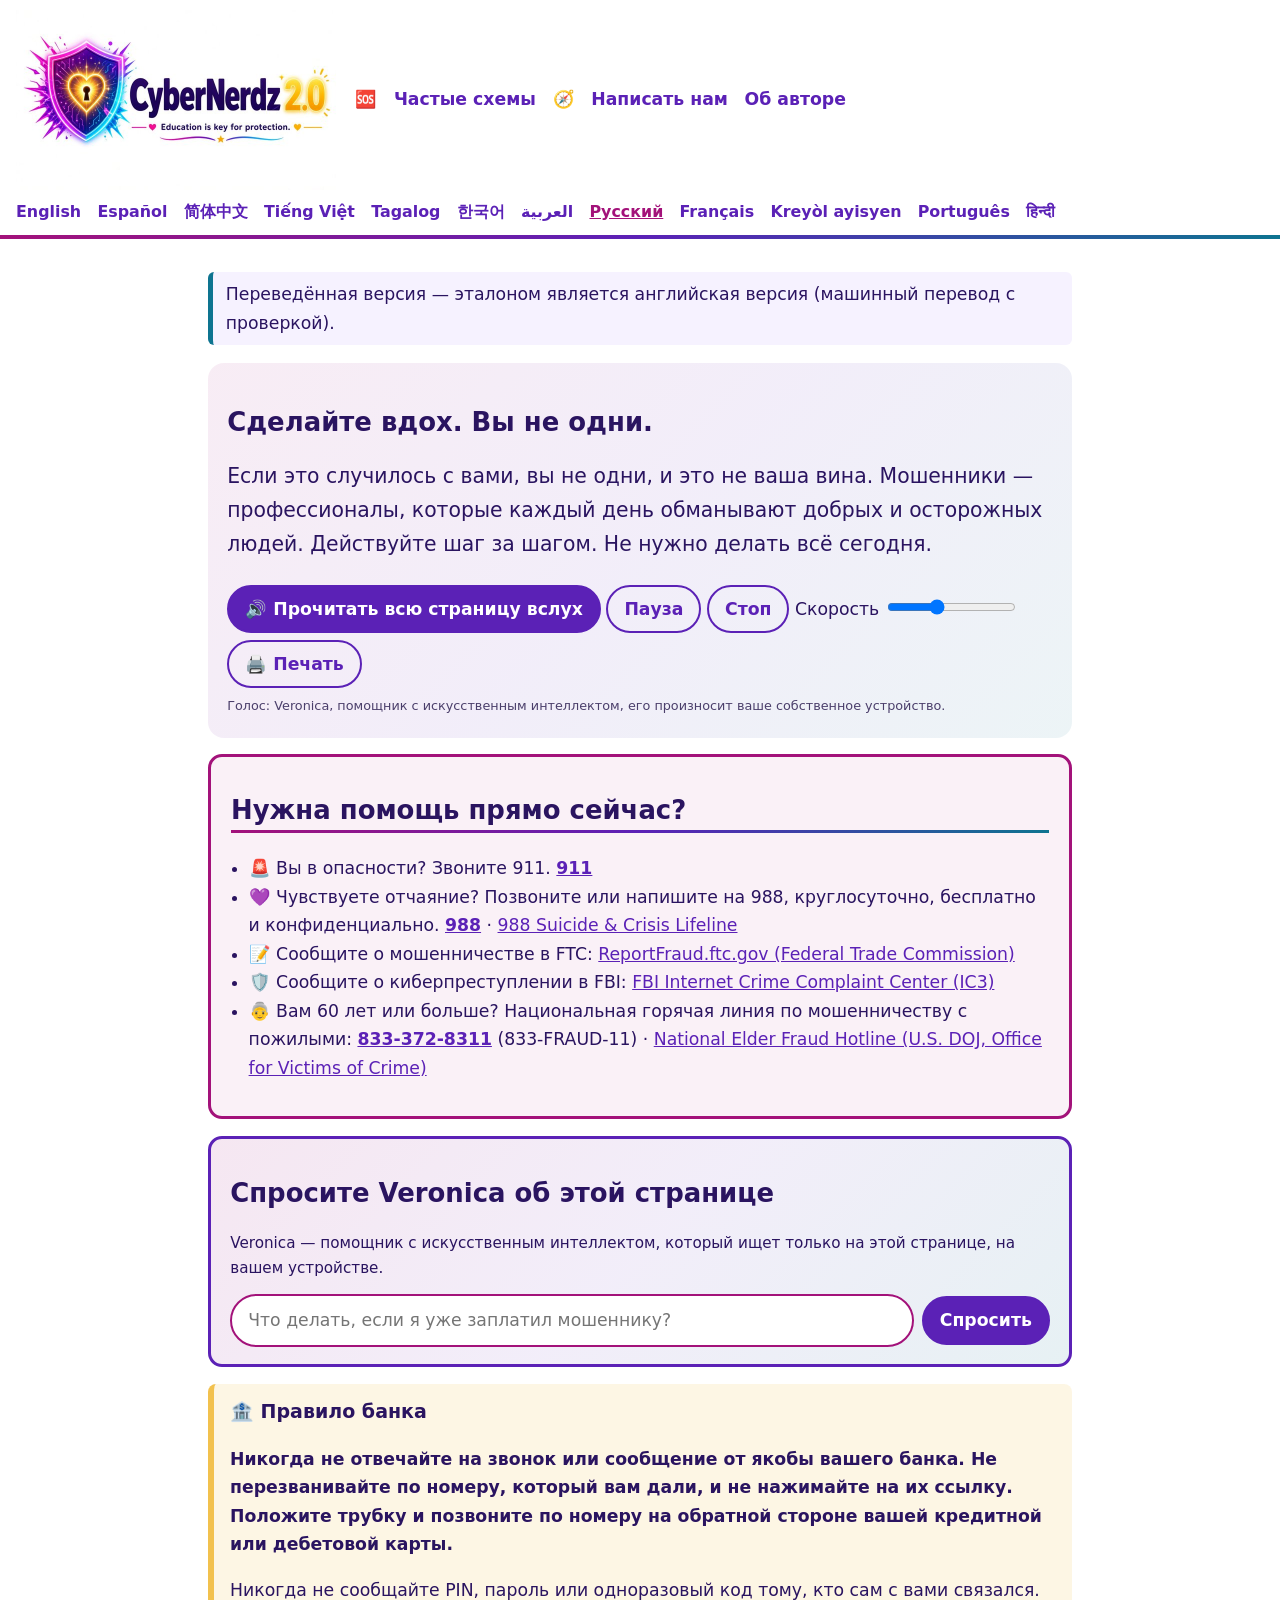
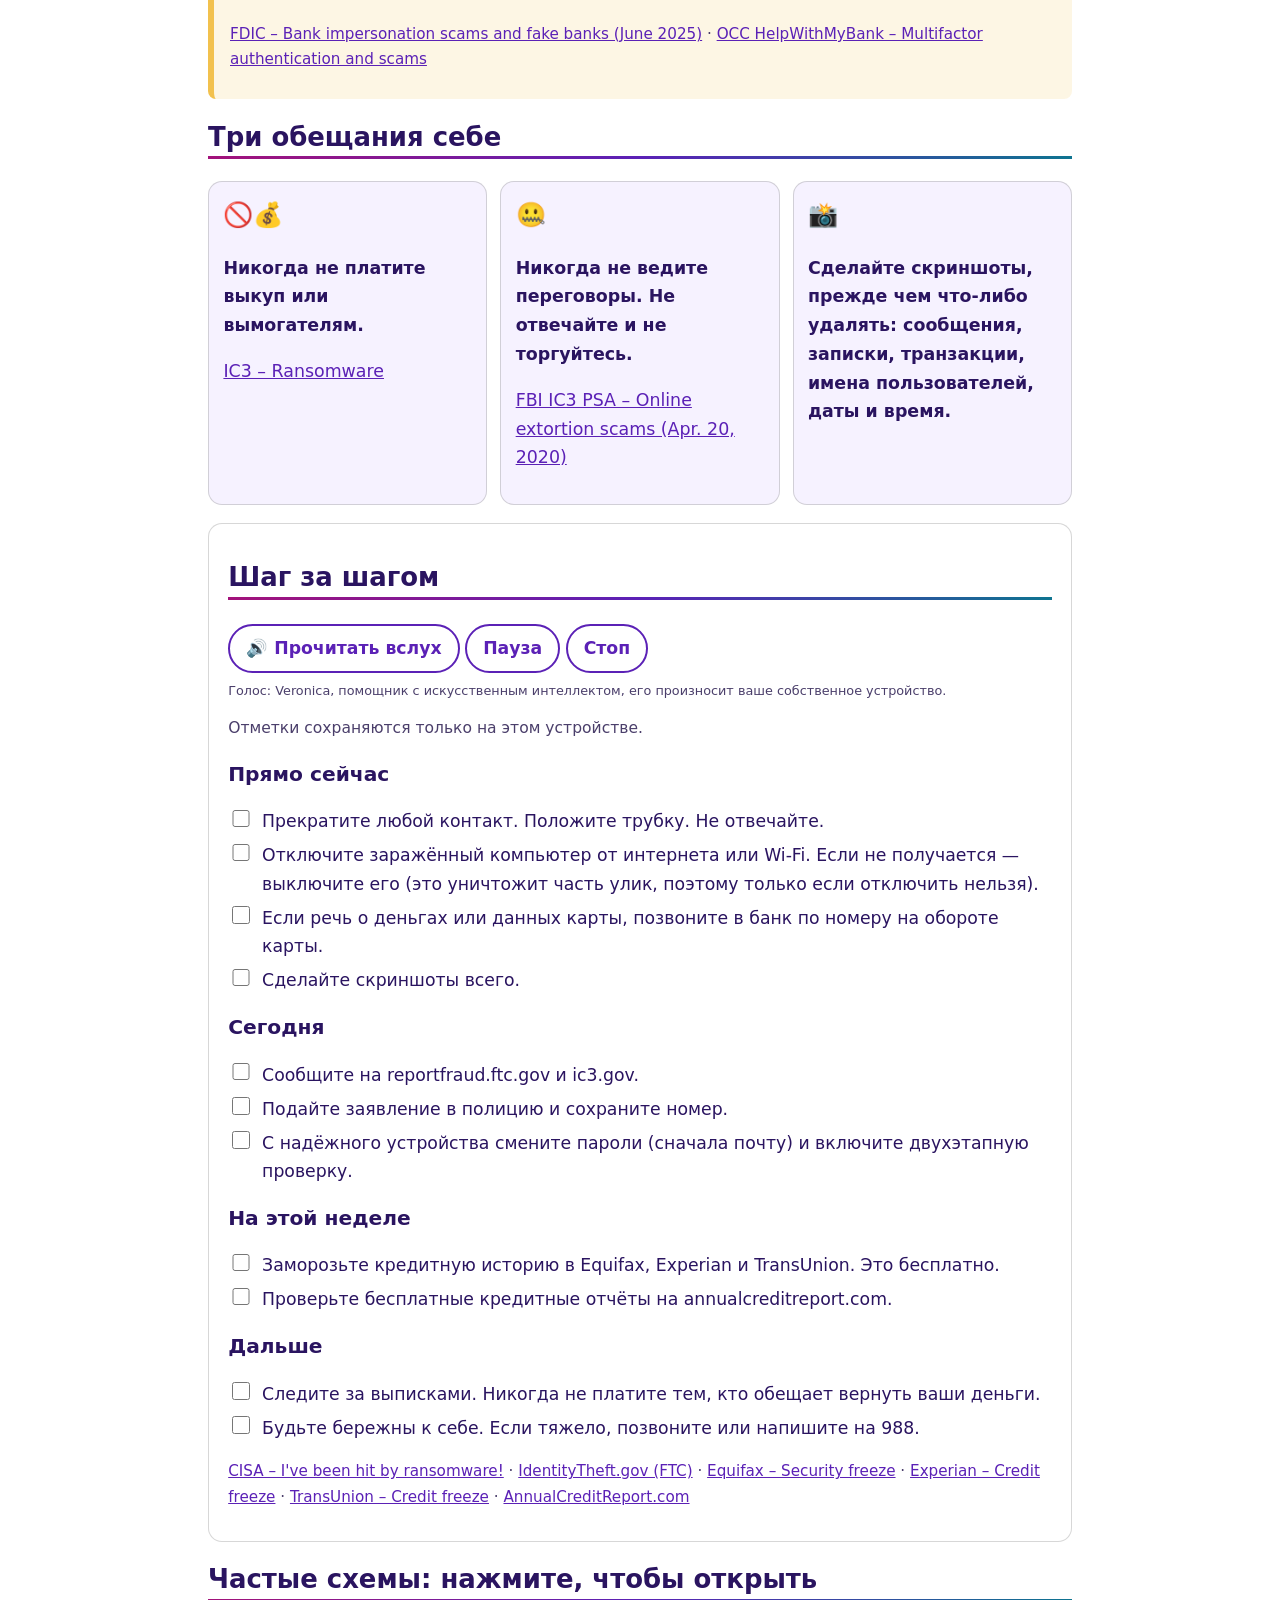
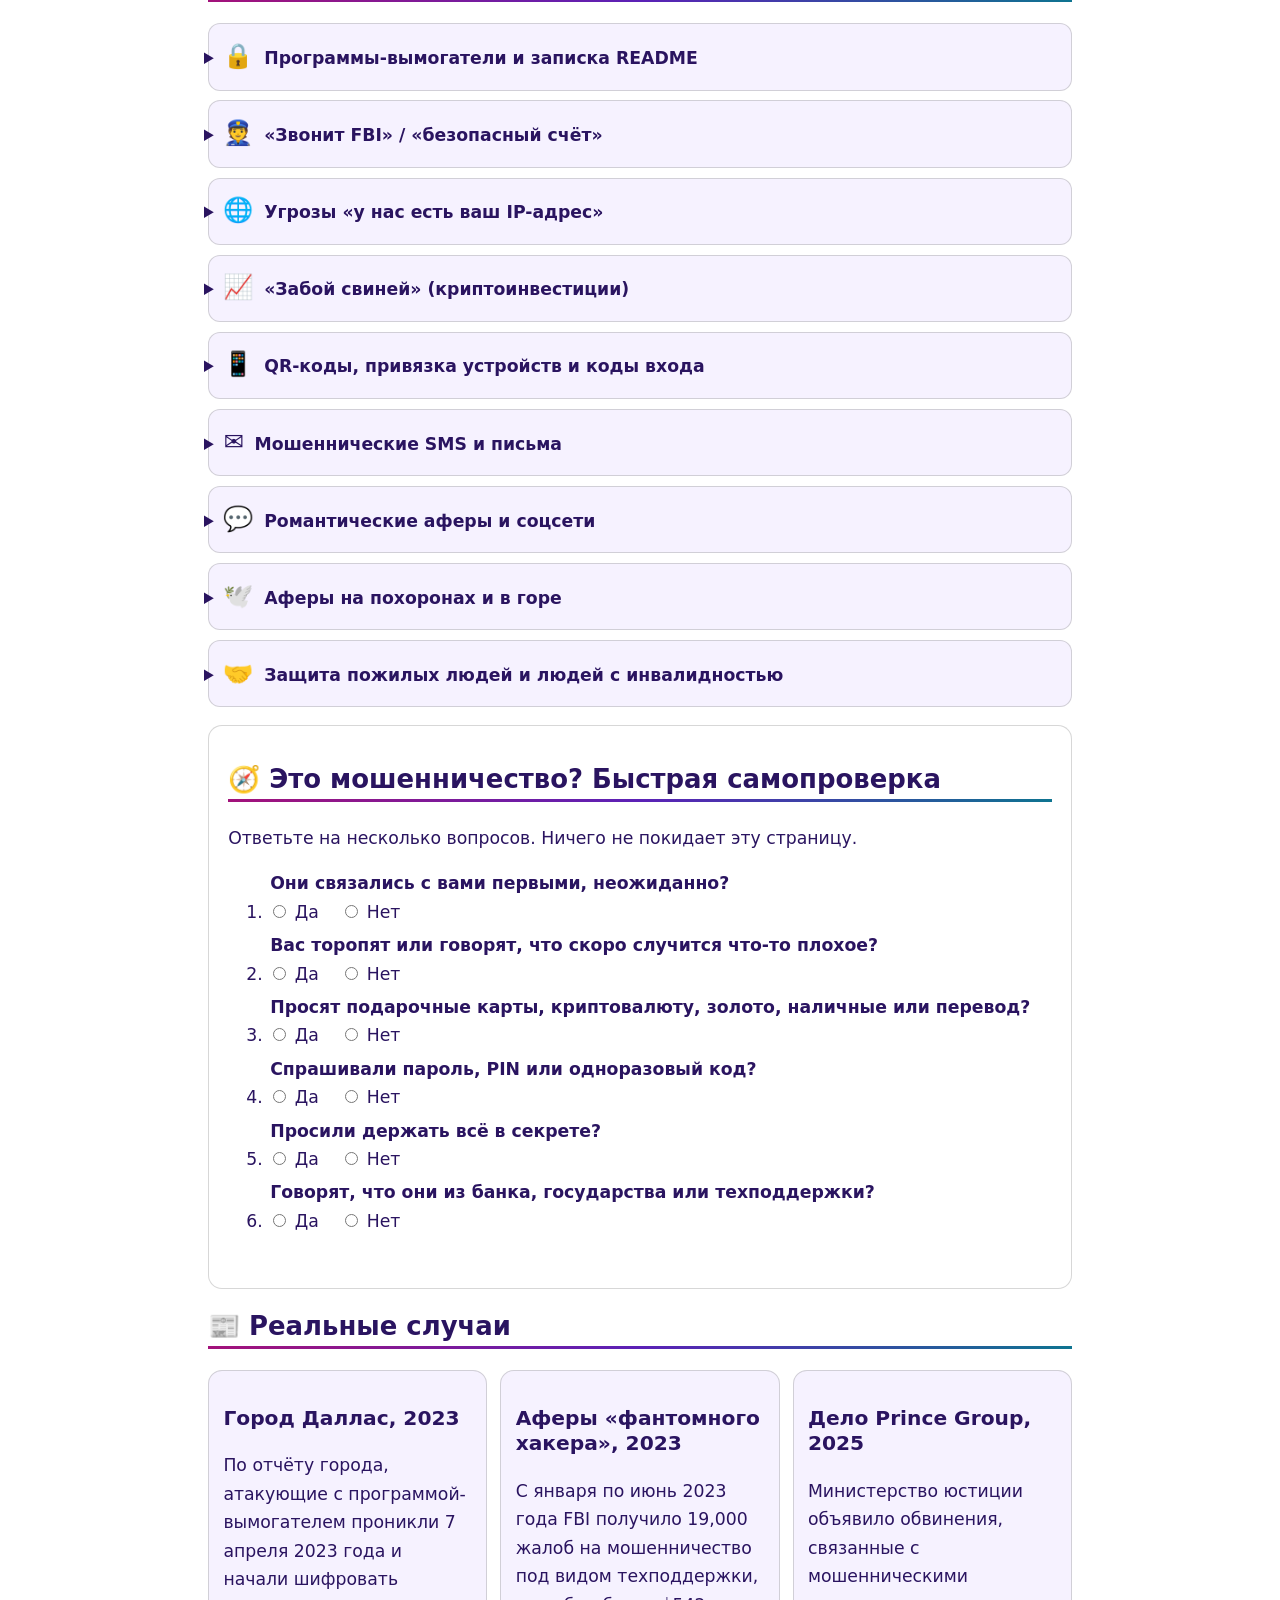
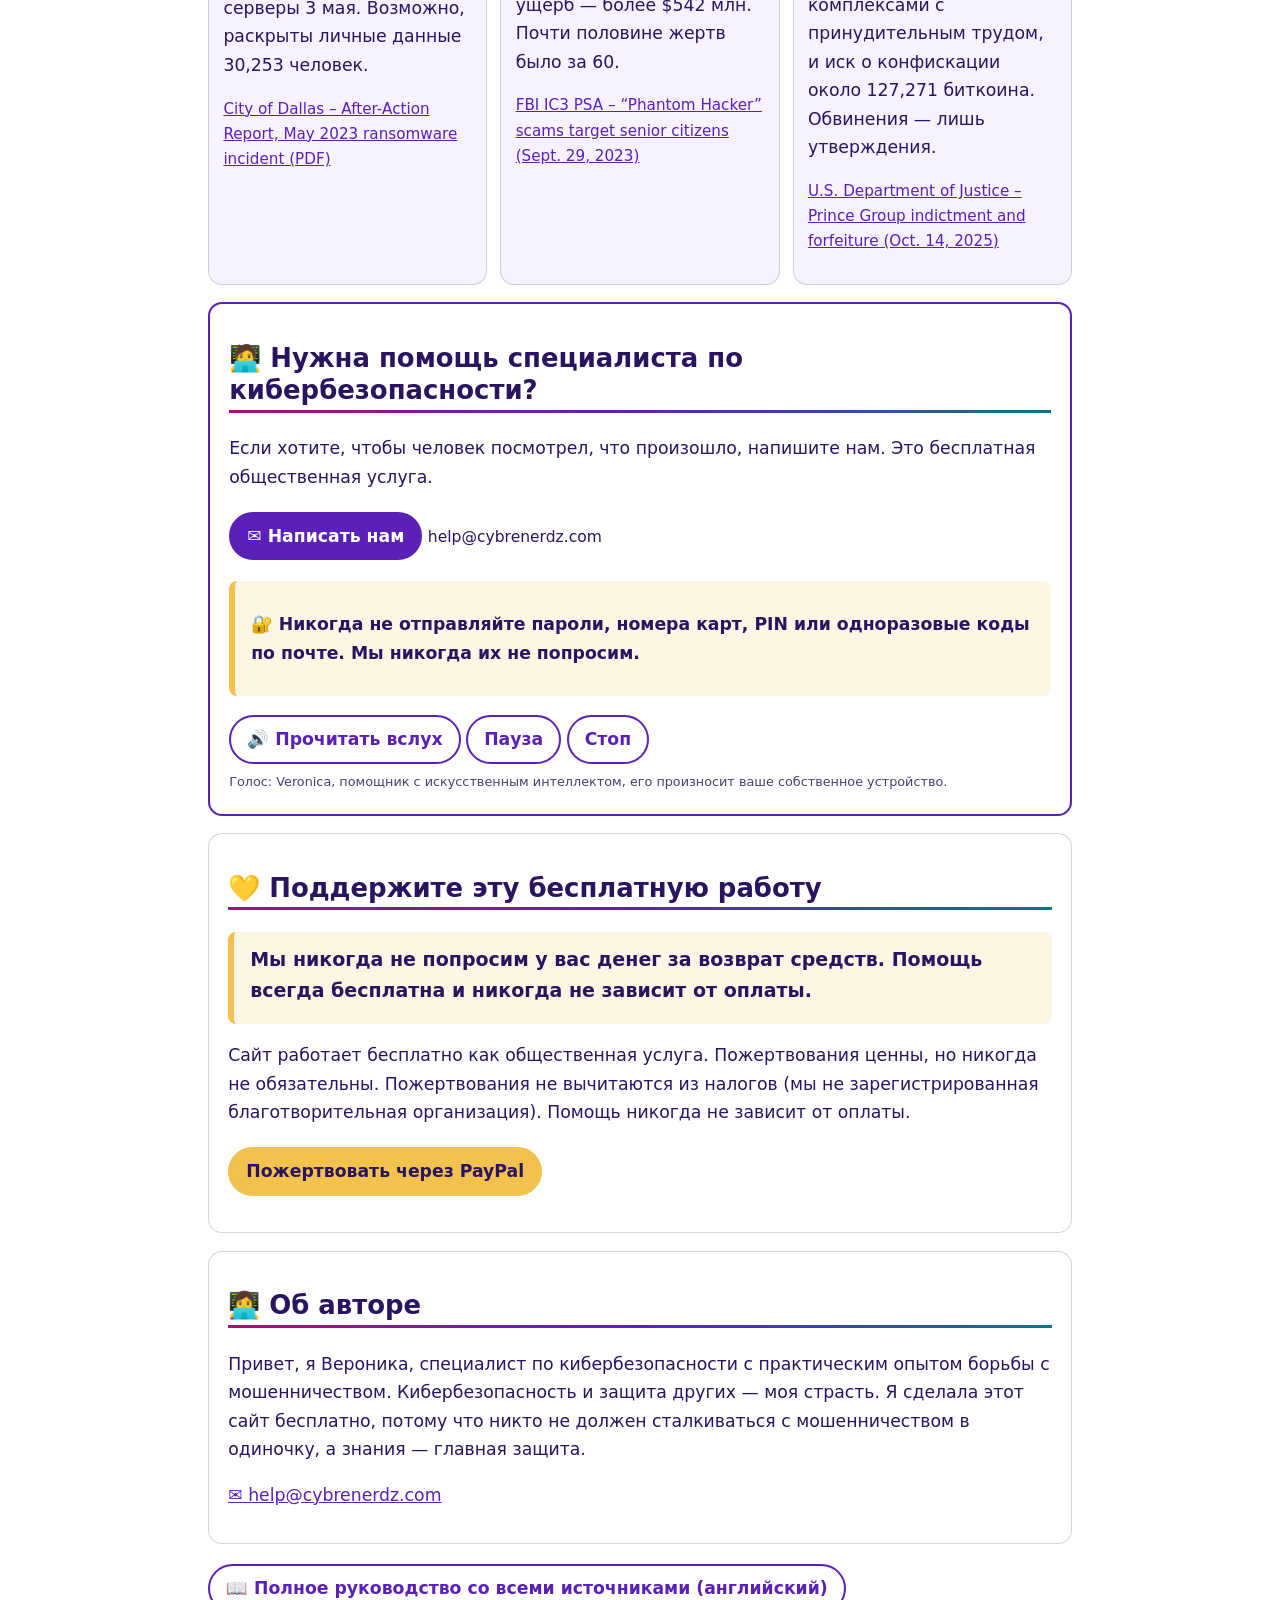
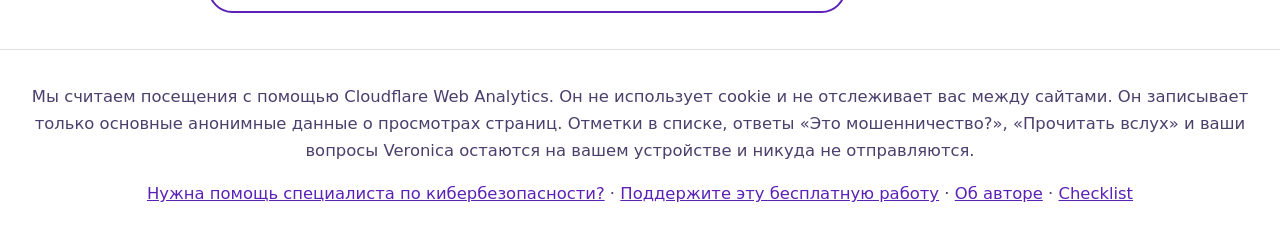
<file: ru/index.html>
<!doctype html>
<html lang="ru" dir="ltr" data-voice="ru-RU"><head><meta charset="utf-8"><meta name="viewport" content="width=device-width, initial-scale=1">
<meta name="referrer" content="no-referrer">
<meta http-equiv="Content-Security-Policy" content="default-src 'none'; script-src 'self' https://static.cloudflareinsights.com; style-src 'self'; img-src 'self'; connect-src https://cloudflareinsights.com; base-uri 'none'; form-action 'none'">
<title>Что делать сейчас после атаки, мошенничества или аферы</title><link rel="stylesheet" href="../style.css">
<link rel="icon" type="image/png" sizes="32x32" href="../assets/favicon.png">
<link rel="icon" type="image/png" sizes="512x512" href="../assets/favicon-512.png">
<link rel="apple-touch-icon" sizes="180x180" href="../assets/favicon-180.png">
<script src="../assets/site.js" defer></script></head><body><a class="skip-link" href="#main">Skip to content</a><header class="site"><a href="../ru/index.html" class="brand"><img src="../assets/logo-640.jpg" alt="CyberNerdz 2.0 logo" width="320" height="180"></a><nav class="mainnav" aria-label="Site"><a href="#help-now">🆘</a> <a href="#scams">Частые схемы</a> <a href="#quiz">🧭</a> <a href="#expert">Написать нам</a> <a href="#about">Об авторе</a></nav><nav class="langs" aria-label="Language / Idioma / 语言"><a href="../index.html" lang="en" hreflang="en">English</a> <a href="../es/index.html" lang="es" hreflang="es">Español</a> <a href="../zh/index.html" lang="zh" hreflang="zh">简体中文</a> <a href="../vi/index.html" lang="vi" hreflang="vi">Tiếng Việt</a> <a href="../tl/index.html" lang="tl" hreflang="tl">Tagalog</a> <a href="../ko/index.html" lang="ko" hreflang="ko">한국어</a> <a href="../ar/index.html" lang="ar" hreflang="ar">العربية</a> <a href="../ru/index.html" lang="ru" hreflang="ru" aria-current="true">Русский</a> <a href="../fr/index.html" lang="fr" hreflang="fr">Français</a> <a href="../ht/index.html" lang="ht" hreflang="ht">Kreyòl ayisyen</a> <a href="../pt/index.html" lang="pt" hreflang="pt">Português</a> <a href="../hi/index.html" lang="hi" hreflang="hi">हिन्दी</a></nav></header><main id="main"><p class="tnote" role="note">Переведённая версия — эталоном является английская версия (машинный перевод с проверкой).</p><section class="hero" id="top"><h1>Сделайте вдох. Вы не одни.</h1><p class="lead">Если это случилось с вами, вы не одни, и это не ваша вина. Мошенники — профессионалы, которые каждый день обманывают добрых и осторожных людей. Действуйте шаг за шагом. Не нужно делать всё сегодня.</p><div class="toolbar js-only" hidden><button type="button" class="btn btn-primary tts-page">🔊 Прочитать всю страницу вслух</button> <button type="button" class="btn tts-pause">Пауза</button> <button type="button" class="btn tts-stop">Стоп</button> <label class="speed">Скорость <input type="range" class="tts-rate" min="0.6" max="1.4" step="0.1" value="0.9" aria-label="Скорость"></label> <button type="button" class="btn js-print">🖨️ Печать</button></div><p class="tts-none" hidden>Чтение вслух недоступно в этом браузере. Используйте встроенную программу чтения с экрана.</p></section>
<aside class="lifeline" id="help-now"><h2>Нужна помощь прямо сейчас?</h2><ul><li>🚨 Вы в опасности? Звоните 911. <a class="tel" href="tel:911">911</a></li><li>💜 Чувствуете отчаяние? Позвоните или напишите на 988, круглосуточно, бесплатно и конфиденциально. <a class="tel" href="tel:988">988</a> · <a class="src" href="https://988lifeline.org/" rel="noopener noreferrer" target="_blank">988 Suicide &amp; Crisis Lifeline</a></li><li>📝 Сообщите о мошенничестве в FTC: <a class="src" href="https://reportfraud.ftc.gov/" rel="noopener noreferrer" target="_blank">ReportFraud.ftc.gov (Federal Trade Commission)</a></li><li>🛡️ Сообщите о киберпреступлении в FBI: <a class="src" href="https://www.ic3.gov/" rel="noopener noreferrer" target="_blank">FBI Internet Crime Complaint Center (IC3)</a></li><li>👵 Вам 60 лет или больше? Национальная горячая линия по мошенничеству с пожилыми: <a class="tel" href="tel:8333728311">833-372-8311</a> <span class="ltr">(833-FRAUD-11)</span> · <a class="src" href="https://ovc.ojp.gov/program/stop-elder-fraud/providing-help-restoring-hope" rel="noopener noreferrer" target="_blank">National Elder Fraud Hotline (U.S. DOJ, Office for Victims of Crime)</a></li></ul></aside>
<aside class="rule" id="bank-rule"><p class="rule-title">🏦 Правило банка</p><p><strong>Никогда не отвечайте на звонок или сообщение от якобы вашего банка. Не перезванивайте по номеру, который вам дали, и не нажимайте на их ссылку. Положите трубку и позвоните по номеру на обратной стороне вашей кредитной или дебетовой карты.</strong></p><p>Никогда не сообщайте PIN, пароль или одноразовый код тому, кто сам с вами связался.</p><p class="cite"><a class="src" href="https://www.fdic.gov/consumer-resource-center/2025-06/bank-impersonation-scams-and-fake-banks" rel="noopener noreferrer" target="_blank">FDIC – Bank impersonation scams and fake banks (June 2025)</a> · <a class="src" href="https://www.helpwithmybank.gov/about/message-from-director/past-message-2021-july/index-past-message-2021-july.html" rel="noopener noreferrer" target="_blank">OCC HelpWithMyBank – Multifactor authentication and scams</a></p></aside>
<section class="promises" id="promises"><h2>Три обещания себе</h2><div class="grid3"><div class="promise">🚫💰<p><strong>Никогда не платите выкуп или вымогателям.</strong></p><p class="cite"><a class="src" href="https://www.ic3.gov/CrimeInfo/Ransomware" rel="noopener noreferrer" target="_blank">IC3 – Ransomware</a></p></div><div class="promise">🤐<p><strong>Никогда не ведите переговоры. Не отвечайте и не торгуйтесь.</strong></p><p class="cite"><a class="src" href="https://www.ic3.gov/PSA/2020/PSA200420" rel="noopener noreferrer" target="_blank">FBI IC3 PSA – Online extortion scams (Apr. 20, 2020)</a></p></div><div class="promise">📸<p><strong>Сделайте скриншоты, прежде чем что-либо удалять: сообщения, записки, транзакции, имена пользователей, даты и время.</strong></p></div></div></section>
<section class="card" id="steps"><h2>Шаг за шагом</h2><div class="tts js-only" data-target="#steps" hidden><button type="button" class="btn tts-play">🔊 Прочитать вслух</button> <button type="button" class="btn tts-pause">Пауза</button> <button type="button" class="btn tts-stop">Стоп</button></div><p class="small muted">Отметки сохраняются только на этом устройстве.</p>
<h3>Прямо сейчас</h3><ol class="steps tick">
<li><label><input type="checkbox" class="keep" data-key="ru-s1"> <span>Прекратите любой контакт. Положите трубку. Не отвечайте.</span></label></li>
<li><label><input type="checkbox" class="keep" data-key="ru-s2"> <span>Отключите заражённый компьютер от интернета или Wi-Fi. Если не получается — выключите его (это уничтожит часть улик, поэтому только если отключить нельзя).</span></label></li>
<li><label><input type="checkbox" class="keep" data-key="ru-s3"> <span>Если речь о деньгах или данных карты, позвоните в банк по номеру на обороте карты.</span></label></li>
<li><label><input type="checkbox" class="keep" data-key="ru-s4"> <span>Сделайте скриншоты всего.</span></label></li>
</ol>
<h3>Сегодня</h3><ol class="steps tick">
<li><label><input type="checkbox" class="keep" data-key="ru-s5"> <span>Сообщите на reportfraud.ftc.gov и ic3.gov.</span></label></li>
<li><label><input type="checkbox" class="keep" data-key="ru-s6"> <span>Подайте заявление в полицию и сохраните номер.</span></label></li>
<li><label><input type="checkbox" class="keep" data-key="ru-s7"> <span>С надёжного устройства смените пароли (сначала почту) и включите двухэтапную проверку.</span></label></li>
</ol>
<h3>На этой неделе</h3><ol class="steps tick">
<li><label><input type="checkbox" class="keep" data-key="ru-s8"> <span>Заморозьте кредитную историю в Equifax, Experian и TransUnion. Это бесплатно.</span></label></li>
<li><label><input type="checkbox" class="keep" data-key="ru-s9"> <span>Проверьте бесплатные кредитные отчёты на annualcreditreport.com.</span></label></li>
</ol>
<h3>Дальше</h3><ol class="steps tick">
<li><label><input type="checkbox" class="keep" data-key="ru-s10"> <span>Следите за выписками. Никогда не платите тем, кто обещает вернуть ваши деньги.</span></label></li>
<li><label><input type="checkbox" class="keep" data-key="ru-s11"> <span>Будьте бережны к себе. Если тяжело, позвоните или напишите на 988.</span></label></li>
</ol>
<p class="cite"><a class="src" href="https://www.cisa.gov/stopransomware/ive-been-hit-ransomware" rel="noopener noreferrer" target="_blank">CISA – I&#x27;ve been hit by ransomware!</a> · <a class="src" href="https://www.identitytheft.gov/" rel="noopener noreferrer" target="_blank">IdentityTheft.gov (FTC)</a> · <a class="src" href="https://www.equifax.com/personal/credit-report-services/credit-freeze/" rel="noopener noreferrer" target="_blank">Equifax – Security freeze</a> · <a class="src" href="https://www.experian.com/help/credit-freeze/" rel="noopener noreferrer" target="_blank">Experian – Credit freeze</a> · <a class="src" href="https://www.transunion.com/credit-freeze" rel="noopener noreferrer" target="_blank">TransUnion – Credit freeze</a> · <a class="src" href="https://www.annualcreditreport.com/" rel="noopener noreferrer" target="_blank">AnnualCreditReport.com</a></p></section>
<section id="scams"><h2>Частые схемы: нажмите, чтобы открыть</h2><div class="cards">
<details class="scard" id="scam-1"><summary><span class="ico" aria-hidden="true">🔒</span> Программы-вымогатели и записка README</summary><div><p>Не открывайте ссылки в записке. Не связывайтесь и не платите. Сделайте снимок, отключите устройство и сообщите в полицию, IC3 и CISA.</p><p class="cite"><a class="src" href="https://www.ic3.gov/CrimeInfo/Ransomware" rel="noopener noreferrer" target="_blank">IC3 – Ransomware</a> · <a class="src" href="https://www.cisa.gov/stopransomware/ive-been-hit-ransomware" rel="noopener noreferrer" target="_blank">CISA – I&#x27;ve been hit by ransomware!</a></p><div class="tts js-only" data-target="#scam-1" hidden><button type="button" class="btn tts-play">🔊 Прочитать вслух</button> <button type="button" class="btn tts-pause">Пауза</button> <button type="button" class="btn tts-stop">Стоп</button></div></div></details>
<details class="scard" id="scam-2"><summary><span class="ico" aria-hidden="true">👮</span> «Звонит FBI» / «безопасный счёт»</summary><div><p>Государство никогда не просит переводить деньги на «безопасный» счёт или отдавать наличные, золото, подарочные карты или криптовалюту. Положите трубку и позвоните по номеру на карте.</p><p class="cite"><a class="src" href="https://www.ic3.gov/PSA/2023/PSA230929" rel="noopener noreferrer" target="_blank">FBI IC3 PSA – “Phantom Hacker” scams target senior citizens (Sept. 29, 2023)</a> · <a class="src" href="https://www.ic3.gov/PSA/2024/PSA240129" rel="noopener noreferrer" target="_blank">FBI IC3 PSA I-012924-PSA – Scammers use couriers to retrieve cash and precious metals (Jan. 29, 2024)</a></p><div class="tts js-only" data-target="#scam-2" hidden><button type="button" class="btn tts-play">🔊 Прочитать вслух</button> <button type="button" class="btn tts-pause">Пауза</button> <button type="button" class="btn tts-stop">Стоп</button></div></div></details>
<details class="scard" id="scam-3"><summary><span class="ico" aria-hidden="true">🌐</span> Угрозы «у нас есть ваш IP-адрес»</summary><div><p>Сам по себе IP-адрес не даёт никому контроля над вами или устройством. Это запугивание. Не платите, не отвечайте, сделайте скриншоты и сообщите.</p><p class="cite"><a class="src" href="https://www.ic3.gov/PSA/2020/PSA200420" rel="noopener noreferrer" target="_blank">FBI IC3 PSA – Online extortion scams (Apr. 20, 2020)</a> · <a class="src" href="https://traficom.fi/en/everyday-information-security/sextortion-scams-dont-believe-scammers-claims" rel="noopener noreferrer" target="_blank">Traficom (Finnish Transport and Communications Agency) – Sextortion scams: don&#x27;t believe the scammers&#x27; claims</a></p><div class="tts js-only" data-target="#scam-3" hidden><button type="button" class="btn tts-play">🔊 Прочитать вслух</button> <button type="button" class="btn tts-pause">Пауза</button> <button type="button" class="btn tts-stop">Стоп</button></div></div></details>
<details class="scard" id="scam-4"><summary><span class="ico" aria-hidden="true">📈</span> «Забой свиней» (криптоинвестиции)</summary><div><p>Приветливый незнакомец ведёт вас на фальшивую платформу с фальшивой прибылью, а затем требует «налоги» или «комиссии» за вывод. Прекратите платить и сообщите.</p><p class="cite"><a class="src" href="https://www.fincen.gov/sites/default/files/shared/FinCEN_Alert_Pig_Butchering_FINAL_508c.pdf" rel="noopener noreferrer" target="_blank">FinCEN Alert FIN-2023-Alert005 on “pig butchering” (PDF)</a> · <a class="src" href="https://www.justice.gov/opa/pr/chairman-prince-group-indicted-operating-cambodian-forced-labor-scam-compounds-engaged" rel="noopener noreferrer" target="_blank">U.S. Department of Justice – Prince Group indictment and forfeiture (Oct. 14, 2025)</a></p><div class="tts js-only" data-target="#scam-4" hidden><button type="button" class="btn tts-play">🔊 Прочитать вслух</button> <button type="button" class="btn tts-pause">Пауза</button> <button type="button" class="btn tts-stop">Стоп</button></div></div></details>
<details class="scard" id="scam-5"><summary><span class="ico" aria-hidden="true">📱</span> QR-коды, привязка устройств и коды входа</summary><div><p>Не сканируйте неожиданные QR-коды «приглашения в группу», не сообщайте коды, не подтверждайте вход, который начали не вы. Удалите неизвестные связанные устройства.</p><p class="cite"><a class="src" href="https://cloud.google.com/blog/topics/threat-intelligence/russia-targeting-signal-messenger" rel="noopener noreferrer" target="_blank">Google Threat Intelligence – Russia-aligned actors targeting Signal “linked devices” (Feb. 2025)</a> · <a class="src" href="https://www.microsoft.com/en-us/security/blog/2025/02/13/storm-2372-conducts-device-code-phishing-campaign/" rel="noopener noreferrer" target="_blank">Microsoft Threat Intelligence – Storm-2372 device code phishing (Feb. 13, 2025)</a></p><div class="tts js-only" data-target="#scam-5" hidden><button type="button" class="btn tts-play">🔊 Прочитать вслух</button> <button type="button" class="btn tts-pause">Пауза</button> <button type="button" class="btn tts-stop">Стоп</button></div></div></details>
<details class="scard" id="scam-6"><summary><span class="ico" aria-hidden="true">✉️</span> Мошеннические SMS и письма</summary><div><p>Не нажимайте. Проверьте в официальном приложении. Пересылайте SMS на 7726, письма — на reportphishing@apwg.org.</p><p class="cite"><a class="src" href="https://www.uspis.gov/news/scam-article/smishing" rel="noopener noreferrer" target="_blank">U.S. Postal Inspection Service – Smishing: package tracking text scams</a> · <a class="src" href="https://apwg.org/reportphishing/" rel="noopener noreferrer" target="_blank">Anti-Phishing Working Group – Report phishing emails</a></p><div class="tts js-only" data-target="#scam-6" hidden><button type="button" class="btn tts-play">🔊 Прочитать вслух</button> <button type="button" class="btn tts-pause">Пауза</button> <button type="button" class="btn tts-stop">Стоп</button></div></div></details>
<details class="scard" id="scam-7"><summary><span class="ico" aria-hidden="true">💬</span> Романтические аферы и соцсети</summary><div><p>Человек, которого вы ни разу не видели, просит денег или вложений. Прекратите переводы и поговорите с тем, кому доверяете.</p><p class="cite"><a class="src" href="https://reportfraud.ftc.gov/" rel="noopener noreferrer" target="_blank">ReportFraud.ftc.gov (Federal Trade Commission)</a> · <a class="src" href="https://www.ic3.gov/" rel="noopener noreferrer" target="_blank">FBI Internet Crime Complaint Center (IC3)</a></p><div class="tts js-only" data-target="#scam-7" hidden><button type="button" class="btn tts-play">🔊 Прочитать вслух</button> <button type="button" class="btn tts-pause">Пауза</button> <button type="button" class="btn tts-stop">Стоп</button></div></div></details>
<details class="scard" id="scam-8"><summary><span class="ico" aria-hidden="true">🕊️</span> Аферы на похоронах и в горе</summary><div><p>Искренне соболезнуем вашей утрате. Похоронное бюро не берёт плату только за просмотр церемонии. Спросите настоящую ссылку прямо в бюро.</p><p class="cite"><a class="src" href="https://www.wgem.com/2024/01/24/scammers-target-grieving-families-with-fake-facebook-pages/" rel="noopener noreferrer" target="_blank">WGEM News – BBB warns of fake funeral livestream pages (Jan. 2024)</a></p><div class="tts js-only" data-target="#scam-8" hidden><button type="button" class="btn tts-play">🔊 Прочитать вслух</button> <button type="button" class="btn tts-pause">Пауза</button> <button type="button" class="btn tts-stop">Стоп</button></div></div></details>
<details class="scard" id="scam-9"><summary><span class="ico" aria-hidden="true">🤝</span> Защита пожилых людей и людей с инвалидностью</summary><div><p>Горячая линия Техаса 1-800-252-5400 или txabusehotline.org. Линия по мошенничеству с пожилыми 833-FRAUD-11.</p><p class="cite"><a class="src" href="https://www.dfps.texas.gov/Contact_Us/report_abuse.asp" rel="noopener noreferrer" target="_blank">Texas Abuse Hotline (Texas DFPS – Adult Protective Services)</a> · <a class="src" href="https://ovc.ojp.gov/program/stop-elder-fraud/providing-help-restoring-hope" rel="noopener noreferrer" target="_blank">National Elder Fraud Hotline (U.S. DOJ, Office for Victims of Crime)</a></p><div class="tts js-only" data-target="#scam-9" hidden><button type="button" class="btn tts-play">🔊 Прочитать вслух</button> <button type="button" class="btn tts-pause">Пауза</button> <button type="button" class="btn tts-stop">Стоп</button></div></div></details>
</div></section>
<section class="card quiz" id="quiz"><h2>🧭 Это мошенничество? Быстрая самопроверка</h2><p>Ответьте на несколько вопросов. Ничего не покидает эту страницу.</p><noscript><p class="small">(Чтение вслух недоступно в этом браузере. Используйте встроенную программу чтения с экрана.)</p></noscript><ol>
<li><fieldset><legend>Они связались с вами первыми, неожиданно?</legend><label><input type="radio" name="q0" value="1"> Да</label> <label><input type="radio" name="q0" value="0"> Нет</label></fieldset></li>
<li><fieldset><legend>Вас торопят или говорят, что скоро случится что-то плохое?</legend><label><input type="radio" name="q1" value="1"> Да</label> <label><input type="radio" name="q1" value="0"> Нет</label></fieldset></li>
<li><fieldset><legend>Просят подарочные карты, криптовалюту, золото, наличные или перевод?</legend><label><input type="radio" name="q2" value="1"> Да</label> <label><input type="radio" name="q2" value="0"> Нет</label></fieldset></li>
<li><fieldset><legend>Спрашивали пароль, PIN или одноразовый код?</legend><label><input type="radio" name="q3" value="1"> Да</label> <label><input type="radio" name="q3" value="0"> Нет</label></fieldset></li>
<li><fieldset><legend>Просили держать всё в секрете?</legend><label><input type="radio" name="q4" value="1"> Да</label> <label><input type="radio" name="q4" value="0"> Нет</label></fieldset></li>
<li><fieldset><legend>Говорят, что они из банка, государства или техподдержки?</legend><label><input type="radio" name="q5" value="1"> Да</label> <label><input type="radio" name="q5" value="0"> Нет</label></fieldset></li>
</ol><div class="quiz-out" aria-live="polite" data-r0="По этим вопросам тревожных признаков нет. Но если что-то кажется странным, остановитесь и посоветуйтесь с тем, кому доверяете." data-r1="Осторожно: есть как минимум один тревожный признак. Остановитесь и проверьте по известному вам номеру или приложению." data-r2="Похоже на мошенничество. Прекратите контакт, не платите и следуйте шагам на этой странице."></div></section>
<section id="cases"><h2>📰 Реальные случаи</h2><div class="grid3">
<article class="story"><h3>Город Даллас, 2023</h3><p>По отчёту города, атакующие с программой-вымогателем проникли 7 апреля 2023 года и начали шифровать серверы 3 мая. Возможно, раскрыты личные данные 30,253 человек.</p><p class="cite"><a class="src" href="https://dallascityhall.com/departments/ciservices/DCH%20Documents/dallas-after-action-review-slideshow-of-ransomware-attack.pdf" rel="noopener noreferrer" target="_blank">City of Dallas – After-Action Report, May 2023 ransomware incident (PDF)</a></p></article>
<article class="story"><h3>Аферы «фантомного хакера», 2023</h3><p>С января по июнь 2023 года FBI получило 19,000 жалоб на мошенничество под видом техподдержки, ущерб — более $542 млн. Почти половине жертв было за 60.</p><p class="cite"><a class="src" href="https://www.ic3.gov/PSA/2023/PSA230929" rel="noopener noreferrer" target="_blank">FBI IC3 PSA – “Phantom Hacker” scams target senior citizens (Sept. 29, 2023)</a></p></article>
<article class="story"><h3>Дело Prince Group, 2025</h3><p>Министерство юстиции объявило обвинения, связанные с мошенническими комплексами с принудительным трудом, и иск о конфискации около 127,271 биткоина. Обвинения — лишь утверждения.</p><p class="cite"><a class="src" href="https://www.justice.gov/opa/pr/chairman-prince-group-indicted-operating-cambodian-forced-labor-scam-compounds-engaged" rel="noopener noreferrer" target="_blank">U.S. Department of Justice – Prince Group indictment and forfeiture (Oct. 14, 2025)</a></p></article>
</div></section>
<section class="card feature" id="expert"><h2>🧑‍💻 Нужна помощь специалиста по кибербезопасности?</h2><p>Если хотите, чтобы человек посмотрел, что произошло, напишите нам. Это бесплатная общественная услуга.</p><p><a class="btn btn-primary" href="mailto:help@cybrenerdz.com?subject=Help%20request">✉️ Написать нам</a> <span class="small">help@cybrenerdz.com</span></p><aside class="rule"><p>🔐 <strong>Никогда не отправляйте пароли, номера карт, PIN или одноразовые коды по почте. Мы никогда их не попросим.</strong></p></aside><div class="tts js-only" data-target="#expert" hidden><button type="button" class="btn tts-play">🔊 Прочитать вслух</button> <button type="button" class="btn tts-pause">Пауза</button> <button type="button" class="btn tts-stop">Стоп</button></div></section>
<section class="card" id="support"><h2>💛 Поддержите эту бесплатную работу</h2><aside class="rule"><p class="rule-title">Мы никогда не попросим у вас денег за возврат средств. Помощь всегда бесплатна и никогда не зависит от оплаты.</p></aside><p>Сайт работает бесплатно как общественная услуга. Пожертвования ценны, но никогда не обязательны. Пожертвования не вычитаются из налогов (мы не зарегистрированная благотворительная организация). Помощь никогда не зависит от оплаты.</p><p><a class="btn btn-gold" href="https://www.paypal.com/donate?business=help%40cybrenerdz.com&amp;currency_code=USD" rel="noopener noreferrer" target="_blank">Пожертвовать через PayPal</a></p></section>
<section class="card about" id="about"><h2>👩‍💻 Об авторе</h2><p>Привет, я Вероника, специалист по кибербезопасности с практическим опытом борьбы с мошенничеством. Кибербезопасность и защита других — моя страсть. Я сделала этот сайт бесплатно, потому что никто не должен сталкиваться с мошенничеством в одиночку, а знания — главная защита.</p><p><a href="mailto:help@cybrenerdz.com?subject=Help%20request">✉️ help@cybrenerdz.com</a></p></section><p><a class="btn" href="../index.html#guide" hreflang="en">📖 Полное руководство со всеми источниками (английский)</a></p></main><footer class="site"><p>Мы считаем посещения с помощью Cloudflare Web Analytics. Он не использует cookie и не отслеживает вас между сайтами. Он записывает только основные анонимные данные о просмотрах страниц. Отметки в списке, ответы «Это мошенничество?», «Прочитать вслух» и ваши вопросы Veronica остаются на вашем устройстве и никуда не отправляются.</p><p><a href="#expert">Нужна помощь специалиста по кибербезопасности?</a> · <a href="#support">Поддержите эту бесплатную работу</a> · <a href="#about">Об авторе</a> · <a href="../checklist.html" hreflang="en">Checklist</a></p></footer><script defer src='https://static.cloudflareinsights.com/beacon.min.js' data-cf-beacon='{"token": "b9d35d202a1a4cb9be90fd8a0bf896b5"}'></script></body></html>
</file>
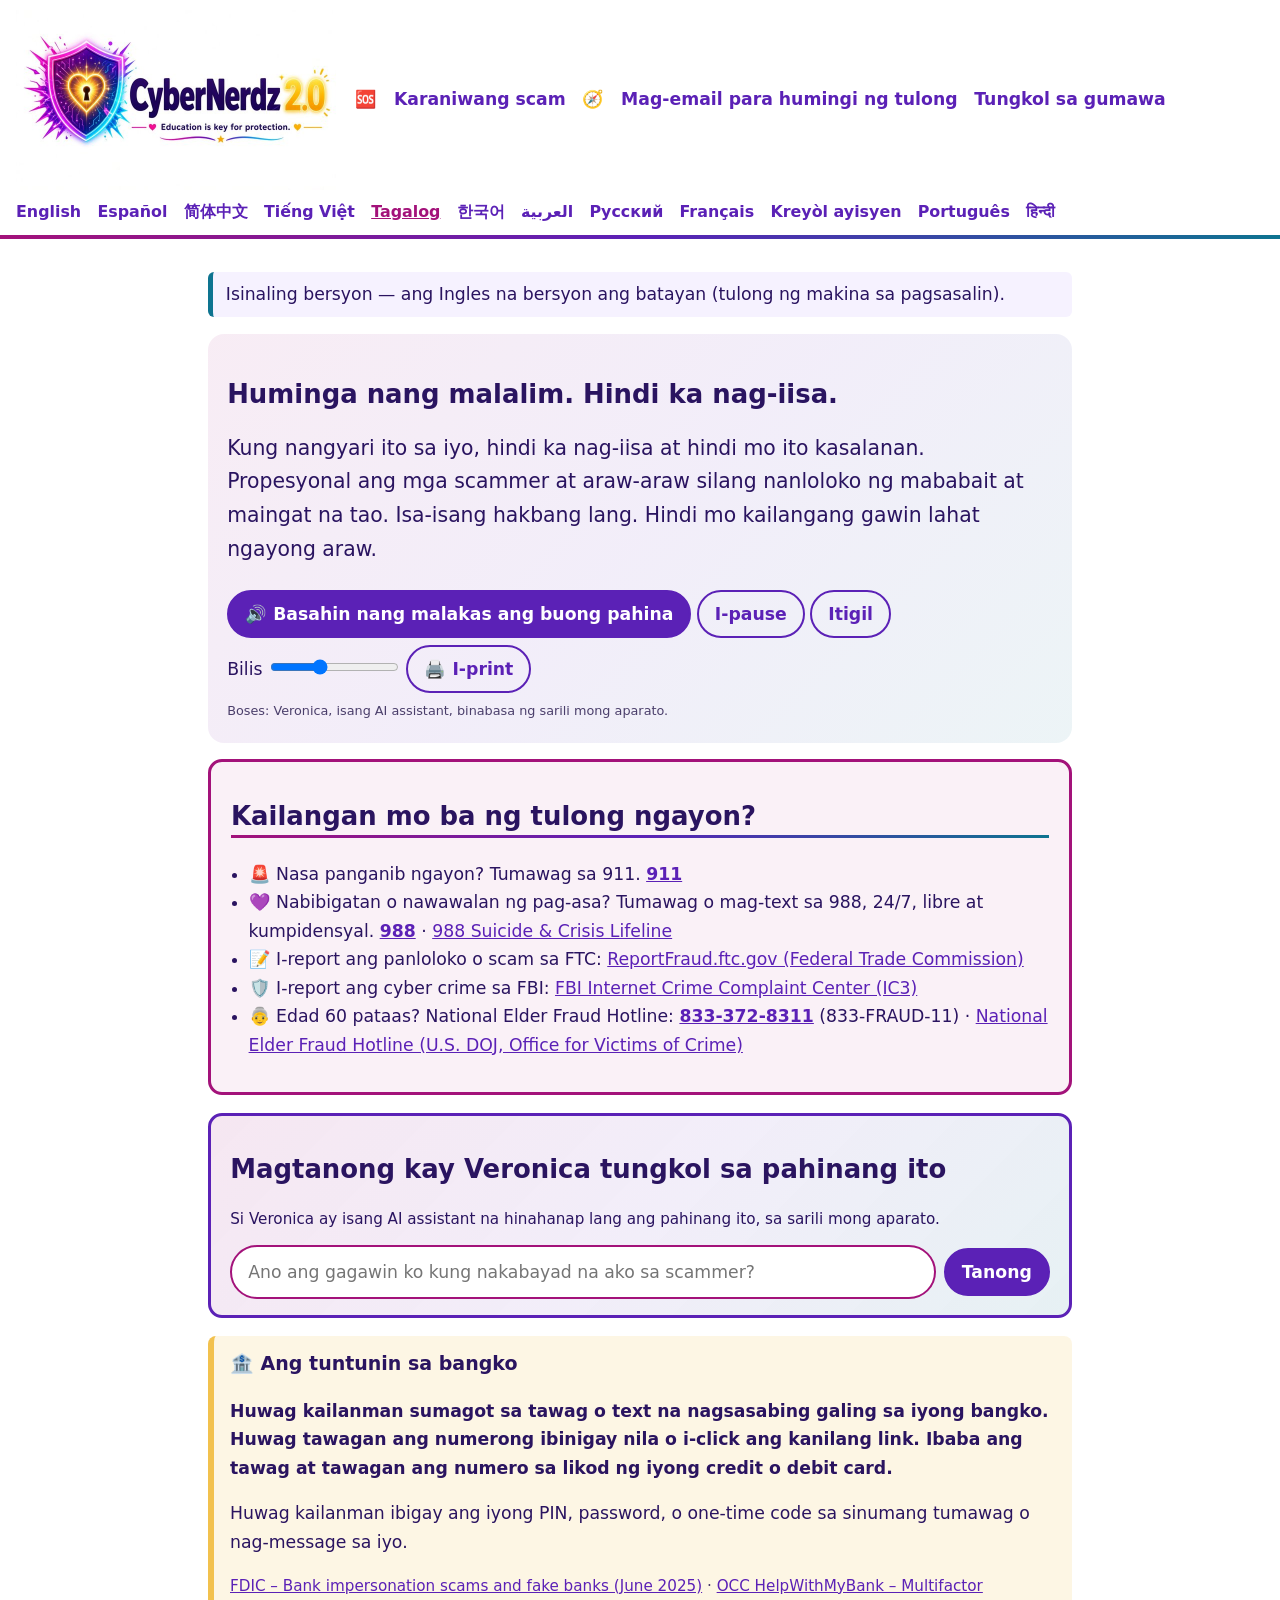
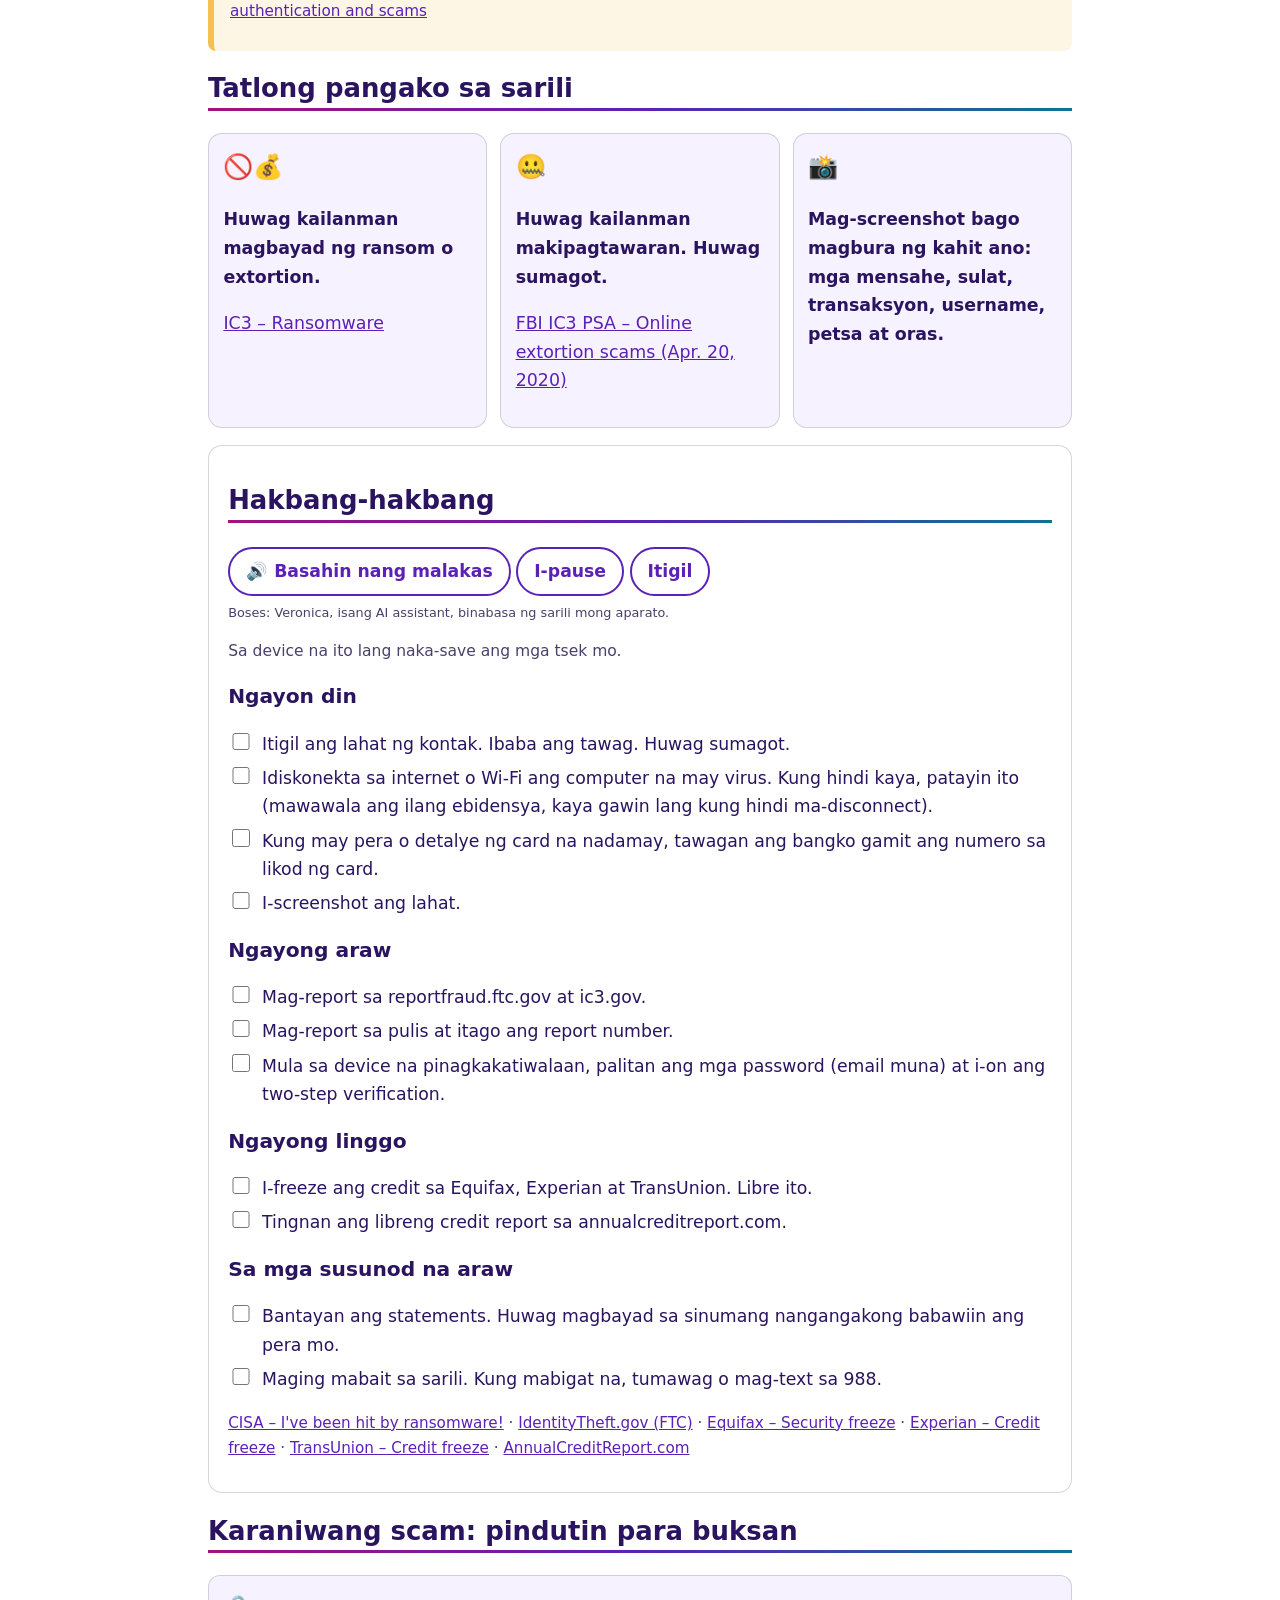
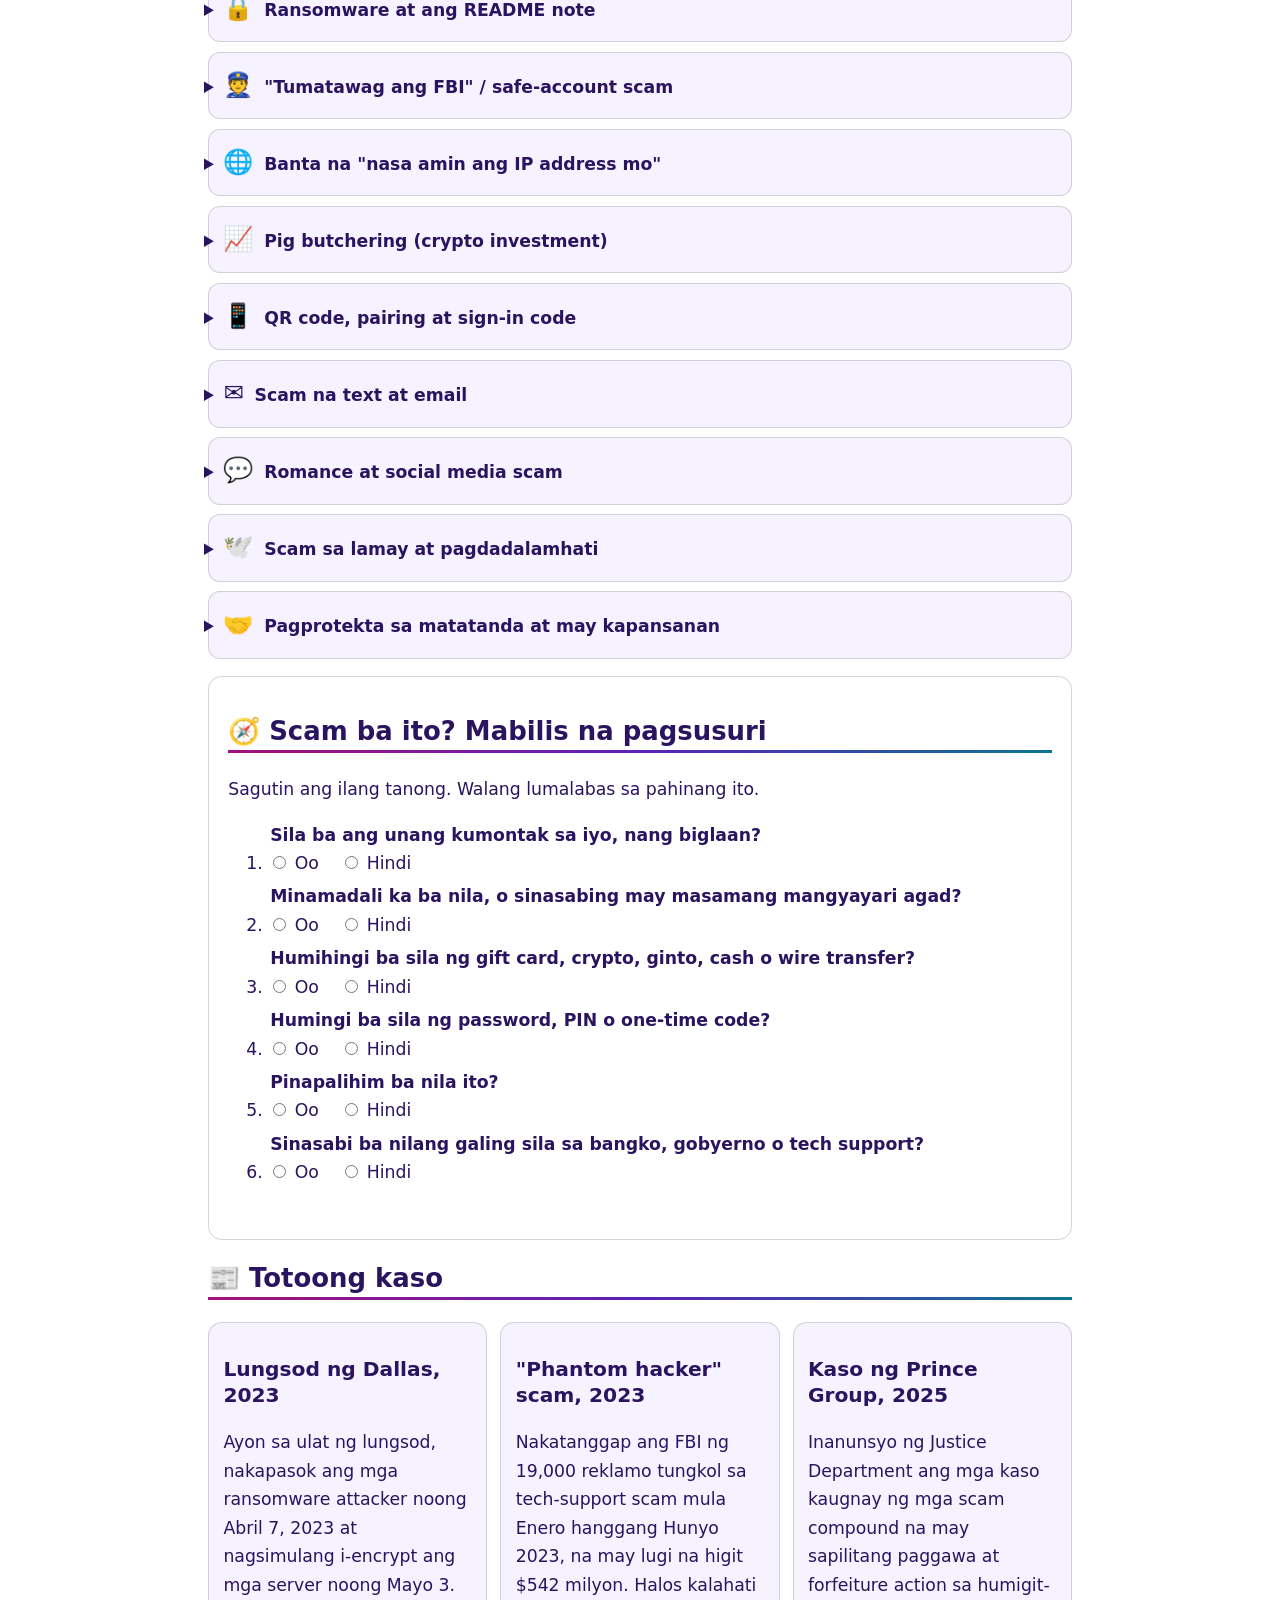
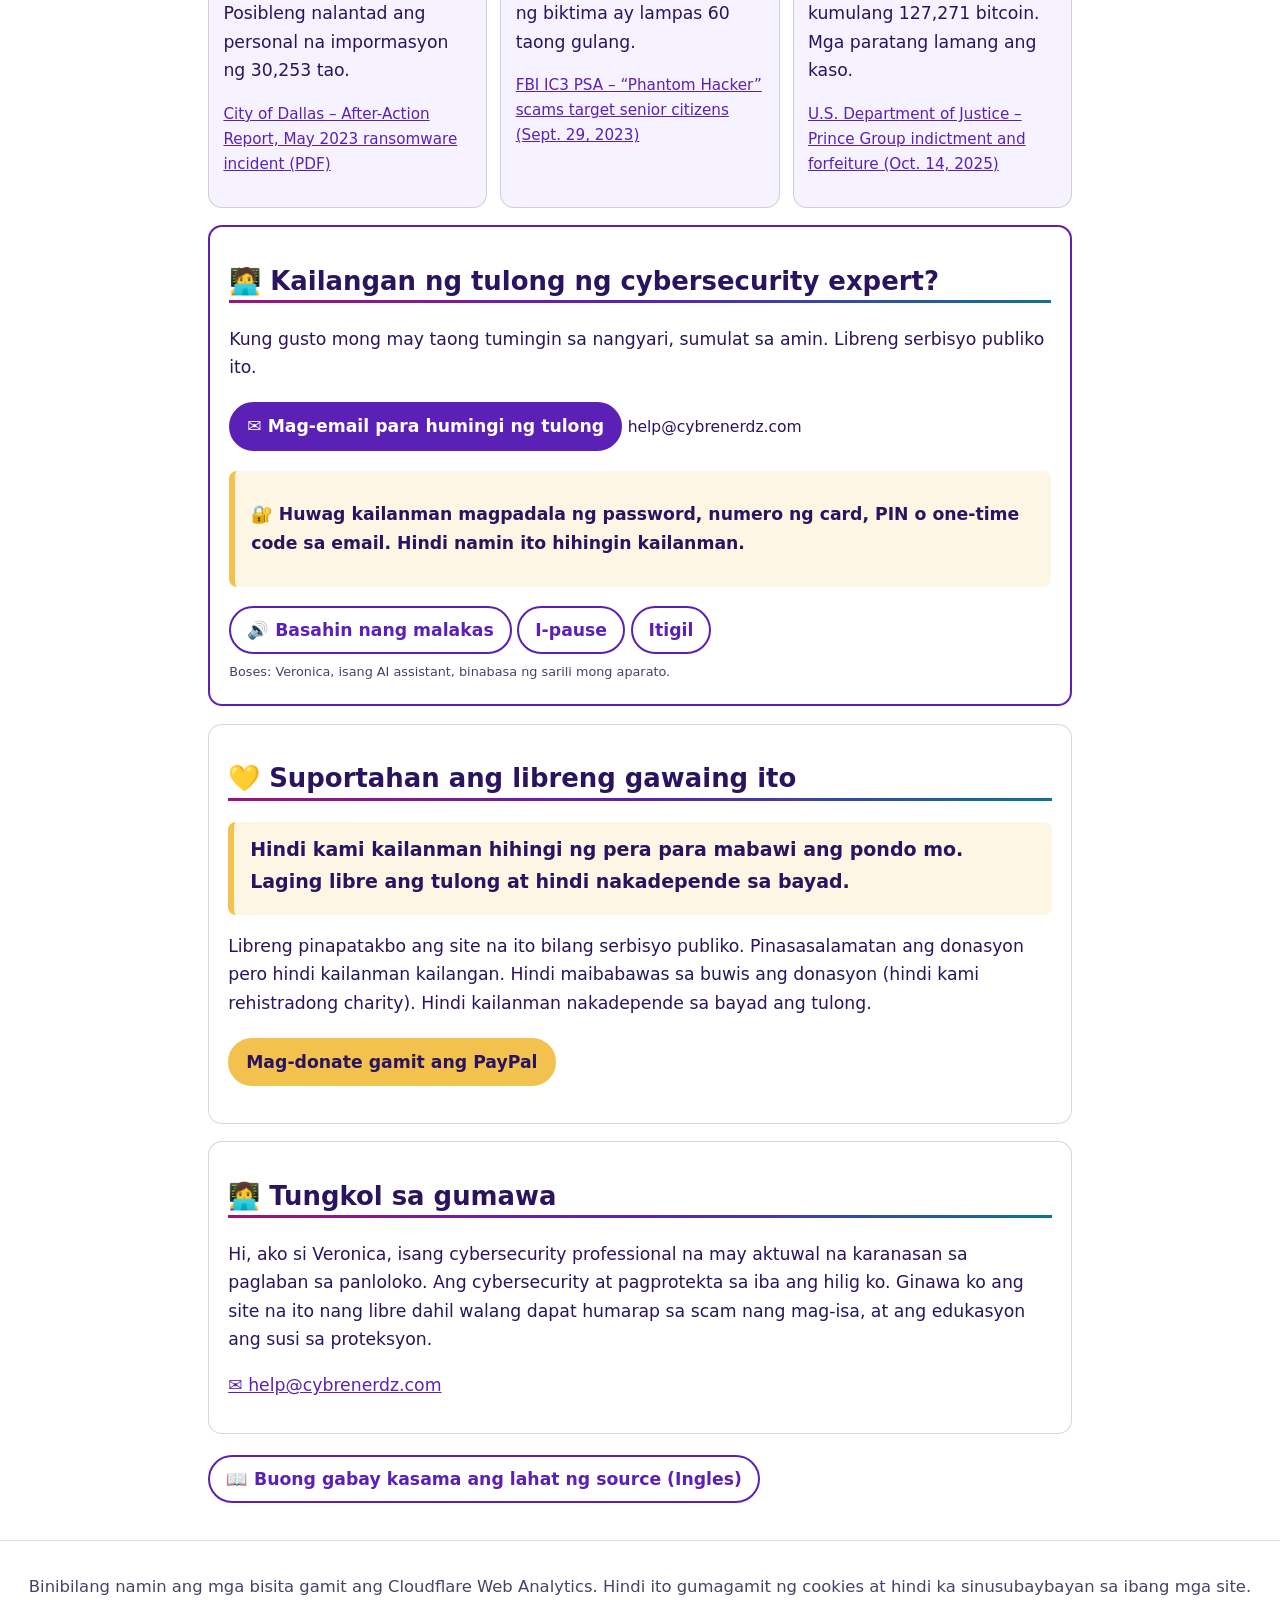
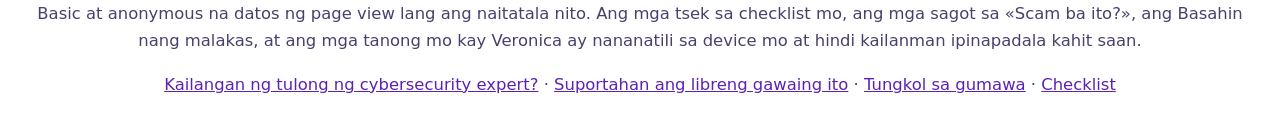
<file: tl/index.html>
<!doctype html>
<html lang="tl" dir="ltr" data-voice="fil-PH"><head><meta charset="utf-8"><meta name="viewport" content="width=device-width, initial-scale=1">
<meta name="referrer" content="no-referrer">
<meta http-equiv="Content-Security-Policy" content="default-src 'none'; script-src 'self' https://static.cloudflareinsights.com; style-src 'self'; img-src 'self'; connect-src https://cloudflareinsights.com; base-uri 'none'; form-action 'none'">
<title>Ano ang gagawin ngayon pagkatapos ng atake, panloloko o scam</title><link rel="stylesheet" href="../style.css">
<link rel="icon" type="image/png" sizes="32x32" href="../assets/favicon.png">
<link rel="icon" type="image/png" sizes="512x512" href="../assets/favicon-512.png">
<link rel="apple-touch-icon" sizes="180x180" href="../assets/favicon-180.png">
<script src="../assets/site.js" defer></script></head><body><a class="skip-link" href="#main">Skip to content</a><header class="site"><a href="../tl/index.html" class="brand"><img src="../assets/logo-640.jpg" alt="CyberNerdz 2.0 logo" width="320" height="180"></a><nav class="mainnav" aria-label="Site"><a href="#help-now">🆘</a> <a href="#scams">Karaniwang scam</a> <a href="#quiz">🧭</a> <a href="#expert">Mag-email para humingi ng tulong</a> <a href="#about">Tungkol sa gumawa</a></nav><nav class="langs" aria-label="Language / Idioma / 语言"><a href="../index.html" lang="en" hreflang="en">English</a> <a href="../es/index.html" lang="es" hreflang="es">Español</a> <a href="../zh/index.html" lang="zh" hreflang="zh">简体中文</a> <a href="../vi/index.html" lang="vi" hreflang="vi">Tiếng Việt</a> <a href="../tl/index.html" lang="tl" hreflang="tl" aria-current="true">Tagalog</a> <a href="../ko/index.html" lang="ko" hreflang="ko">한국어</a> <a href="../ar/index.html" lang="ar" hreflang="ar">العربية</a> <a href="../ru/index.html" lang="ru" hreflang="ru">Русский</a> <a href="../fr/index.html" lang="fr" hreflang="fr">Français</a> <a href="../ht/index.html" lang="ht" hreflang="ht">Kreyòl ayisyen</a> <a href="../pt/index.html" lang="pt" hreflang="pt">Português</a> <a href="../hi/index.html" lang="hi" hreflang="hi">हिन्दी</a></nav></header><main id="main"><p class="tnote" role="note">Isinaling bersyon — ang Ingles na bersyon ang batayan (tulong ng makina sa pagsasalin).</p><section class="hero" id="top"><h1>Huminga nang malalim. Hindi ka nag-iisa.</h1><p class="lead">Kung nangyari ito sa iyo, hindi ka nag-iisa at hindi mo ito kasalanan. Propesyonal ang mga scammer at araw-araw silang nanloloko ng mababait at maingat na tao. Isa-isang hakbang lang. Hindi mo kailangang gawin lahat ngayong araw.</p><div class="toolbar js-only" hidden><button type="button" class="btn btn-primary tts-page">🔊 Basahin nang malakas ang buong pahina</button> <button type="button" class="btn tts-pause">I-pause</button> <button type="button" class="btn tts-stop">Itigil</button> <label class="speed">Bilis <input type="range" class="tts-rate" min="0.6" max="1.4" step="0.1" value="0.9" aria-label="Bilis"></label> <button type="button" class="btn js-print">🖨️ I-print</button></div><p class="tts-none" hidden>Hindi available ang pagbasa nang malakas sa browser na ito. Maaari mong gamitin ang screen reader ng iyong device.</p></section>
<aside class="lifeline" id="help-now"><h2>Kailangan mo ba ng tulong ngayon?</h2><ul><li>🚨 Nasa panganib ngayon? Tumawag sa 911. <a class="tel" href="tel:911">911</a></li><li>💜 Nabibigatan o nawawalan ng pag-asa? Tumawag o mag-text sa 988, 24/7, libre at kumpidensyal. <a class="tel" href="tel:988">988</a> · <a class="src" href="https://988lifeline.org/" rel="noopener noreferrer" target="_blank">988 Suicide &amp; Crisis Lifeline</a></li><li>📝 I-report ang panloloko o scam sa FTC: <a class="src" href="https://reportfraud.ftc.gov/" rel="noopener noreferrer" target="_blank">ReportFraud.ftc.gov (Federal Trade Commission)</a></li><li>🛡️ I-report ang cyber crime sa FBI: <a class="src" href="https://www.ic3.gov/" rel="noopener noreferrer" target="_blank">FBI Internet Crime Complaint Center (IC3)</a></li><li>👵 Edad 60 pataas? National Elder Fraud Hotline: <a class="tel" href="tel:8333728311">833-372-8311</a> <span class="ltr">(833-FRAUD-11)</span> · <a class="src" href="https://ovc.ojp.gov/program/stop-elder-fraud/providing-help-restoring-hope" rel="noopener noreferrer" target="_blank">National Elder Fraud Hotline (U.S. DOJ, Office for Victims of Crime)</a></li></ul></aside>
<aside class="rule" id="bank-rule"><p class="rule-title">🏦 Ang tuntunin sa bangko</p><p><strong>Huwag kailanman sumagot sa tawag o text na nagsasabing galing sa iyong bangko. Huwag tawagan ang numerong ibinigay nila o i-click ang kanilang link. Ibaba ang tawag at tawagan ang numero sa likod ng iyong credit o debit card.</strong></p><p>Huwag kailanman ibigay ang iyong PIN, password, o one-time code sa sinumang tumawag o nag-message sa iyo.</p><p class="cite"><a class="src" href="https://www.fdic.gov/consumer-resource-center/2025-06/bank-impersonation-scams-and-fake-banks" rel="noopener noreferrer" target="_blank">FDIC – Bank impersonation scams and fake banks (June 2025)</a> · <a class="src" href="https://www.helpwithmybank.gov/about/message-from-director/past-message-2021-july/index-past-message-2021-july.html" rel="noopener noreferrer" target="_blank">OCC HelpWithMyBank – Multifactor authentication and scams</a></p></aside>
<section class="promises" id="promises"><h2>Tatlong pangako sa sarili</h2><div class="grid3"><div class="promise">🚫💰<p><strong>Huwag kailanman magbayad ng ransom o extortion.</strong></p><p class="cite"><a class="src" href="https://www.ic3.gov/CrimeInfo/Ransomware" rel="noopener noreferrer" target="_blank">IC3 – Ransomware</a></p></div><div class="promise">🤐<p><strong>Huwag kailanman makipagtawaran. Huwag sumagot.</strong></p><p class="cite"><a class="src" href="https://www.ic3.gov/PSA/2020/PSA200420" rel="noopener noreferrer" target="_blank">FBI IC3 PSA – Online extortion scams (Apr. 20, 2020)</a></p></div><div class="promise">📸<p><strong>Mag-screenshot bago magbura ng kahit ano: mga mensahe, sulat, transaksyon, username, petsa at oras.</strong></p></div></div></section>
<section class="card" id="steps"><h2>Hakbang-hakbang</h2><div class="tts js-only" data-target="#steps" hidden><button type="button" class="btn tts-play">🔊 Basahin nang malakas</button> <button type="button" class="btn tts-pause">I-pause</button> <button type="button" class="btn tts-stop">Itigil</button></div><p class="small muted">Sa device na ito lang naka-save ang mga tsek mo.</p>
<h3>Ngayon din</h3><ol class="steps tick">
<li><label><input type="checkbox" class="keep" data-key="tl-s1"> <span>Itigil ang lahat ng kontak. Ibaba ang tawag. Huwag sumagot.</span></label></li>
<li><label><input type="checkbox" class="keep" data-key="tl-s2"> <span>Idiskonekta sa internet o Wi-Fi ang computer na may virus. Kung hindi kaya, patayin ito (mawawala ang ilang ebidensya, kaya gawin lang kung hindi ma-disconnect).</span></label></li>
<li><label><input type="checkbox" class="keep" data-key="tl-s3"> <span>Kung may pera o detalye ng card na nadamay, tawagan ang bangko gamit ang numero sa likod ng card.</span></label></li>
<li><label><input type="checkbox" class="keep" data-key="tl-s4"> <span>I-screenshot ang lahat.</span></label></li>
</ol>
<h3>Ngayong araw</h3><ol class="steps tick">
<li><label><input type="checkbox" class="keep" data-key="tl-s5"> <span>Mag-report sa reportfraud.ftc.gov at ic3.gov.</span></label></li>
<li><label><input type="checkbox" class="keep" data-key="tl-s6"> <span>Mag-report sa pulis at itago ang report number.</span></label></li>
<li><label><input type="checkbox" class="keep" data-key="tl-s7"> <span>Mula sa device na pinagkakatiwalaan, palitan ang mga password (email muna) at i-on ang two-step verification.</span></label></li>
</ol>
<h3>Ngayong linggo</h3><ol class="steps tick">
<li><label><input type="checkbox" class="keep" data-key="tl-s8"> <span>I-freeze ang credit sa Equifax, Experian at TransUnion. Libre ito.</span></label></li>
<li><label><input type="checkbox" class="keep" data-key="tl-s9"> <span>Tingnan ang libreng credit report sa annualcreditreport.com.</span></label></li>
</ol>
<h3>Sa mga susunod na araw</h3><ol class="steps tick">
<li><label><input type="checkbox" class="keep" data-key="tl-s10"> <span>Bantayan ang statements. Huwag magbayad sa sinumang nangangakong babawiin ang pera mo.</span></label></li>
<li><label><input type="checkbox" class="keep" data-key="tl-s11"> <span>Maging mabait sa sarili. Kung mabigat na, tumawag o mag-text sa 988.</span></label></li>
</ol>
<p class="cite"><a class="src" href="https://www.cisa.gov/stopransomware/ive-been-hit-ransomware" rel="noopener noreferrer" target="_blank">CISA – I&#x27;ve been hit by ransomware!</a> · <a class="src" href="https://www.identitytheft.gov/" rel="noopener noreferrer" target="_blank">IdentityTheft.gov (FTC)</a> · <a class="src" href="https://www.equifax.com/personal/credit-report-services/credit-freeze/" rel="noopener noreferrer" target="_blank">Equifax – Security freeze</a> · <a class="src" href="https://www.experian.com/help/credit-freeze/" rel="noopener noreferrer" target="_blank">Experian – Credit freeze</a> · <a class="src" href="https://www.transunion.com/credit-freeze" rel="noopener noreferrer" target="_blank">TransUnion – Credit freeze</a> · <a class="src" href="https://www.annualcreditreport.com/" rel="noopener noreferrer" target="_blank">AnnualCreditReport.com</a></p></section>
<section id="scams"><h2>Karaniwang scam: pindutin para buksan</h2><div class="cards">
<details class="scard" id="scam-1"><summary><span class="ico" aria-hidden="true">🔒</span> Ransomware at ang README note</summary><div><p>Huwag buksan ang mga link sa note. Huwag kumontak o magbayad. Mag-screenshot, idiskonekta ang device, at i-report sa pulis, IC3 at CISA.</p><p class="cite"><a class="src" href="https://www.ic3.gov/CrimeInfo/Ransomware" rel="noopener noreferrer" target="_blank">IC3 – Ransomware</a> · <a class="src" href="https://www.cisa.gov/stopransomware/ive-been-hit-ransomware" rel="noopener noreferrer" target="_blank">CISA – I&#x27;ve been hit by ransomware!</a></p><div class="tts js-only" data-target="#scam-1" hidden><button type="button" class="btn tts-play">🔊 Basahin nang malakas</button> <button type="button" class="btn tts-pause">I-pause</button> <button type="button" class="btn tts-stop">Itigil</button></div></div></details>
<details class="scard" id="scam-2"><summary><span class="ico" aria-hidden="true">👮</span> &quot;Tumatawag ang FBI&quot; / safe-account scam</summary><div><p>Hindi kailanman hihilingin ng gobyerno na ilipat mo ang pera sa &quot;ligtas&quot; na account, o magbigay ng cash, ginto, gift card o crypto. Ibaba ang tawag at tawagan ang numero sa card mo.</p><p class="cite"><a class="src" href="https://www.ic3.gov/PSA/2023/PSA230929" rel="noopener noreferrer" target="_blank">FBI IC3 PSA – “Phantom Hacker” scams target senior citizens (Sept. 29, 2023)</a> · <a class="src" href="https://www.ic3.gov/PSA/2024/PSA240129" rel="noopener noreferrer" target="_blank">FBI IC3 PSA I-012924-PSA – Scammers use couriers to retrieve cash and precious metals (Jan. 29, 2024)</a></p><div class="tts js-only" data-target="#scam-2" hidden><button type="button" class="btn tts-play">🔊 Basahin nang malakas</button> <button type="button" class="btn tts-pause">I-pause</button> <button type="button" class="btn tts-stop">Itigil</button></div></div></details>
<details class="scard" id="scam-3"><summary><span class="ico" aria-hidden="true">🌐</span> Banta na &quot;nasa amin ang IP address mo&quot;</summary><div><p>Hindi kayang kontrolin ng sinuman ikaw o ang device mo dahil lang sa IP address. Panakot ito. Huwag magbayad, huwag sumagot, mag-screenshot at mag-report.</p><p class="cite"><a class="src" href="https://www.ic3.gov/PSA/2020/PSA200420" rel="noopener noreferrer" target="_blank">FBI IC3 PSA – Online extortion scams (Apr. 20, 2020)</a> · <a class="src" href="https://traficom.fi/en/everyday-information-security/sextortion-scams-dont-believe-scammers-claims" rel="noopener noreferrer" target="_blank">Traficom (Finnish Transport and Communications Agency) – Sextortion scams: don&#x27;t believe the scammers&#x27; claims</a></p><div class="tts js-only" data-target="#scam-3" hidden><button type="button" class="btn tts-play">🔊 Basahin nang malakas</button> <button type="button" class="btn tts-pause">I-pause</button> <button type="button" class="btn tts-stop">Itigil</button></div></div></details>
<details class="scard" id="scam-4"><summary><span class="ico" aria-hidden="true">📈</span> Pig butchering (crypto investment)</summary><div><p>Isang mabait na estranghero ang magdadala sa iyo sa pekeng platform na may pekeng kita, tapos hihingi ng &quot;tax&quot; o &quot;fee&quot; bago ka makapag-withdraw. Tumigil sa pagbabayad at mag-report.</p><p class="cite"><a class="src" href="https://www.fincen.gov/sites/default/files/shared/FinCEN_Alert_Pig_Butchering_FINAL_508c.pdf" rel="noopener noreferrer" target="_blank">FinCEN Alert FIN-2023-Alert005 on “pig butchering” (PDF)</a> · <a class="src" href="https://www.justice.gov/opa/pr/chairman-prince-group-indicted-operating-cambodian-forced-labor-scam-compounds-engaged" rel="noopener noreferrer" target="_blank">U.S. Department of Justice – Prince Group indictment and forfeiture (Oct. 14, 2025)</a></p><div class="tts js-only" data-target="#scam-4" hidden><button type="button" class="btn tts-play">🔊 Basahin nang malakas</button> <button type="button" class="btn tts-pause">I-pause</button> <button type="button" class="btn tts-stop">Itigil</button></div></div></details>
<details class="scard" id="scam-5"><summary><span class="ico" aria-hidden="true">📱</span> QR code, pairing at sign-in code</summary><div><p>Huwag i-scan ang hindi inaasahang QR na &quot;group invite&quot;, huwag ibahagi ang code, huwag aprubahan ang sign-in na hindi ikaw ang nagsimula. Alisin ang mga hindi kilalang linked device.</p><p class="cite"><a class="src" href="https://cloud.google.com/blog/topics/threat-intelligence/russia-targeting-signal-messenger" rel="noopener noreferrer" target="_blank">Google Threat Intelligence – Russia-aligned actors targeting Signal “linked devices” (Feb. 2025)</a> · <a class="src" href="https://www.microsoft.com/en-us/security/blog/2025/02/13/storm-2372-conducts-device-code-phishing-campaign/" rel="noopener noreferrer" target="_blank">Microsoft Threat Intelligence – Storm-2372 device code phishing (Feb. 13, 2025)</a></p><div class="tts js-only" data-target="#scam-5" hidden><button type="button" class="btn tts-play">🔊 Basahin nang malakas</button> <button type="button" class="btn tts-pause">I-pause</button> <button type="button" class="btn tts-stop">Itigil</button></div></div></details>
<details class="scard" id="scam-6"><summary><span class="ico" aria-hidden="true">✉️</span> Scam na text at email</summary><div><p>Huwag i-click. Tingnan sa opisyal na app. I-forward ang text sa 7726 at ang email sa reportphishing@apwg.org.</p><p class="cite"><a class="src" href="https://www.uspis.gov/news/scam-article/smishing" rel="noopener noreferrer" target="_blank">U.S. Postal Inspection Service – Smishing: package tracking text scams</a> · <a class="src" href="https://apwg.org/reportphishing/" rel="noopener noreferrer" target="_blank">Anti-Phishing Working Group – Report phishing emails</a></p><div class="tts js-only" data-target="#scam-6" hidden><button type="button" class="btn tts-play">🔊 Basahin nang malakas</button> <button type="button" class="btn tts-pause">I-pause</button> <button type="button" class="btn tts-stop">Itigil</button></div></div></details>
<details class="scard" id="scam-7"><summary><span class="ico" aria-hidden="true">💬</span> Romance at social media scam</summary><div><p>May taong hindi mo pa nakikita nang personal na humihingi ng pera o pamumuhunan. Tumigil sa pagpapadala at kausapin ang taong pinagkakatiwalaan mo.</p><p class="cite"><a class="src" href="https://reportfraud.ftc.gov/" rel="noopener noreferrer" target="_blank">ReportFraud.ftc.gov (Federal Trade Commission)</a> · <a class="src" href="https://www.ic3.gov/" rel="noopener noreferrer" target="_blank">FBI Internet Crime Complaint Center (IC3)</a></p><div class="tts js-only" data-target="#scam-7" hidden><button type="button" class="btn tts-play">🔊 Basahin nang malakas</button> <button type="button" class="btn tts-pause">I-pause</button> <button type="button" class="btn tts-stop">Itigil</button></div></div></details>
<details class="scard" id="scam-8"><summary><span class="ico" aria-hidden="true">🕊️</span> Scam sa lamay at pagdadalamhati</summary><div><p>Taos-puso kaming nakikiramay. Hindi naniningil ang punerarya para lang manood ng serbisyo. Direktang hingin sa punerarya ang tunay na link.</p><p class="cite"><a class="src" href="https://www.wgem.com/2024/01/24/scammers-target-grieving-families-with-fake-facebook-pages/" rel="noopener noreferrer" target="_blank">WGEM News – BBB warns of fake funeral livestream pages (Jan. 2024)</a></p><div class="tts js-only" data-target="#scam-8" hidden><button type="button" class="btn tts-play">🔊 Basahin nang malakas</button> <button type="button" class="btn tts-pause">I-pause</button> <button type="button" class="btn tts-stop">Itigil</button></div></div></details>
<details class="scard" id="scam-9"><summary><span class="ico" aria-hidden="true">🤝</span> Pagprotekta sa matatanda at may kapansanan</summary><div><p>Texas Abuse Hotline 1-800-252-5400 o txabusehotline.org. Elder Fraud Hotline 833-FRAUD-11.</p><p class="cite"><a class="src" href="https://www.dfps.texas.gov/Contact_Us/report_abuse.asp" rel="noopener noreferrer" target="_blank">Texas Abuse Hotline (Texas DFPS – Adult Protective Services)</a> · <a class="src" href="https://ovc.ojp.gov/program/stop-elder-fraud/providing-help-restoring-hope" rel="noopener noreferrer" target="_blank">National Elder Fraud Hotline (U.S. DOJ, Office for Victims of Crime)</a></p><div class="tts js-only" data-target="#scam-9" hidden><button type="button" class="btn tts-play">🔊 Basahin nang malakas</button> <button type="button" class="btn tts-pause">I-pause</button> <button type="button" class="btn tts-stop">Itigil</button></div></div></details>
</div></section>
<section class="card quiz" id="quiz"><h2>🧭 Scam ba ito? Mabilis na pagsusuri</h2><p>Sagutin ang ilang tanong. Walang lumalabas sa pahinang ito.</p><noscript><p class="small">(Hindi available ang pagbasa nang malakas sa browser na ito. Maaari mong gamitin ang screen reader ng iyong device.)</p></noscript><ol>
<li><fieldset><legend>Sila ba ang unang kumontak sa iyo, nang biglaan?</legend><label><input type="radio" name="q0" value="1"> Oo</label> <label><input type="radio" name="q0" value="0"> Hindi</label></fieldset></li>
<li><fieldset><legend>Minamadali ka ba nila, o sinasabing may masamang mangyayari agad?</legend><label><input type="radio" name="q1" value="1"> Oo</label> <label><input type="radio" name="q1" value="0"> Hindi</label></fieldset></li>
<li><fieldset><legend>Humihingi ba sila ng gift card, crypto, ginto, cash o wire transfer?</legend><label><input type="radio" name="q2" value="1"> Oo</label> <label><input type="radio" name="q2" value="0"> Hindi</label></fieldset></li>
<li><fieldset><legend>Humingi ba sila ng password, PIN o one-time code?</legend><label><input type="radio" name="q3" value="1"> Oo</label> <label><input type="radio" name="q3" value="0"> Hindi</label></fieldset></li>
<li><fieldset><legend>Pinapalihim ba nila ito?</legend><label><input type="radio" name="q4" value="1"> Oo</label> <label><input type="radio" name="q4" value="0"> Hindi</label></fieldset></li>
<li><fieldset><legend>Sinasabi ba nilang galing sila sa bangko, gobyerno o tech support?</legend><label><input type="radio" name="q5" value="1"> Oo</label> <label><input type="radio" name="q5" value="0"> Hindi</label></fieldset></li>
</ol><div class="quiz-out" aria-live="polite" data-r0="Walang babala mula sa mga tanong na ito. Pero kung may kakaiba, huminto at magtanong sa taong pinagkakatiwalaan mo." data-r1="Mag-ingat: may kahit isang babala. Huminto at i-verify gamit ang numero o app na alam mo na." data-r2="Mukhang scam ito. Itigil ang kontak, huwag magbayad, at sundin ang mga hakbang sa pahinang ito."></div></section>
<section id="cases"><h2>📰 Totoong kaso</h2><div class="grid3">
<article class="story"><h3>Lungsod ng Dallas, 2023</h3><p>Ayon sa ulat ng lungsod, nakapasok ang mga ransomware attacker noong Abril 7, 2023 at nagsimulang i-encrypt ang mga server noong Mayo 3. Posibleng nalantad ang personal na impormasyon ng 30,253 tao.</p><p class="cite"><a class="src" href="https://dallascityhall.com/departments/ciservices/DCH%20Documents/dallas-after-action-review-slideshow-of-ransomware-attack.pdf" rel="noopener noreferrer" target="_blank">City of Dallas – After-Action Report, May 2023 ransomware incident (PDF)</a></p></article>
<article class="story"><h3>&quot;Phantom hacker&quot; scam, 2023</h3><p>Nakatanggap ang FBI ng 19,000 reklamo tungkol sa tech-support scam mula Enero hanggang Hunyo 2023, na may lugi na higit $542 milyon. Halos kalahati ng biktima ay lampas 60 taong gulang.</p><p class="cite"><a class="src" href="https://www.ic3.gov/PSA/2023/PSA230929" rel="noopener noreferrer" target="_blank">FBI IC3 PSA – “Phantom Hacker” scams target senior citizens (Sept. 29, 2023)</a></p></article>
<article class="story"><h3>Kaso ng Prince Group, 2025</h3><p>Inanunsyo ng Justice Department ang mga kaso kaugnay ng mga scam compound na may sapilitang paggawa at forfeiture action sa humigit-kumulang 127,271 bitcoin. Mga paratang lamang ang kaso.</p><p class="cite"><a class="src" href="https://www.justice.gov/opa/pr/chairman-prince-group-indicted-operating-cambodian-forced-labor-scam-compounds-engaged" rel="noopener noreferrer" target="_blank">U.S. Department of Justice – Prince Group indictment and forfeiture (Oct. 14, 2025)</a></p></article>
</div></section>
<section class="card feature" id="expert"><h2>🧑‍💻 Kailangan ng tulong ng cybersecurity expert?</h2><p>Kung gusto mong may taong tumingin sa nangyari, sumulat sa amin. Libreng serbisyo publiko ito.</p><p><a class="btn btn-primary" href="mailto:help@cybrenerdz.com?subject=Help%20request">✉️ Mag-email para humingi ng tulong</a> <span class="small">help@cybrenerdz.com</span></p><aside class="rule"><p>🔐 <strong>Huwag kailanman magpadala ng password, numero ng card, PIN o one-time code sa email. Hindi namin ito hihingin kailanman.</strong></p></aside><div class="tts js-only" data-target="#expert" hidden><button type="button" class="btn tts-play">🔊 Basahin nang malakas</button> <button type="button" class="btn tts-pause">I-pause</button> <button type="button" class="btn tts-stop">Itigil</button></div></section>
<section class="card" id="support"><h2>💛 Suportahan ang libreng gawaing ito</h2><aside class="rule"><p class="rule-title">Hindi kami kailanman hihingi ng pera para mabawi ang pondo mo. Laging libre ang tulong at hindi nakadepende sa bayad.</p></aside><p>Libreng pinapatakbo ang site na ito bilang serbisyo publiko. Pinasasalamatan ang donasyon pero hindi kailanman kailangan. Hindi maibabawas sa buwis ang donasyon (hindi kami rehistradong charity). Hindi kailanman nakadepende sa bayad ang tulong.</p><p><a class="btn btn-gold" href="https://www.paypal.com/donate?business=help%40cybrenerdz.com&amp;currency_code=USD" rel="noopener noreferrer" target="_blank">Mag-donate gamit ang PayPal</a></p></section>
<section class="card about" id="about"><h2>👩‍💻 Tungkol sa gumawa</h2><p>Hi, ako si Veronica, isang cybersecurity professional na may aktuwal na karanasan sa paglaban sa panloloko. Ang cybersecurity at pagprotekta sa iba ang hilig ko. Ginawa ko ang site na ito nang libre dahil walang dapat humarap sa scam nang mag-isa, at ang edukasyon ang susi sa proteksyon.</p><p><a href="mailto:help@cybrenerdz.com?subject=Help%20request">✉️ help@cybrenerdz.com</a></p></section><p><a class="btn" href="../index.html#guide" hreflang="en">📖 Buong gabay kasama ang lahat ng source (Ingles)</a></p></main><footer class="site"><p>Binibilang namin ang mga bisita gamit ang Cloudflare Web Analytics. Hindi ito gumagamit ng cookies at hindi ka sinusubaybayan sa ibang mga site. Basic at anonymous na datos ng page view lang ang naitatala nito. Ang mga tsek sa checklist mo, ang mga sagot sa «Scam ba ito?», ang Basahin nang malakas, at ang mga tanong mo kay Veronica ay nananatili sa device mo at hindi kailanman ipinapadala kahit saan.</p><p><a href="#expert">Kailangan ng tulong ng cybersecurity expert?</a> · <a href="#support">Suportahan ang libreng gawaing ito</a> · <a href="#about">Tungkol sa gumawa</a> · <a href="../checklist.html" hreflang="en">Checklist</a></p></footer><script defer src='https://static.cloudflareinsights.com/beacon.min.js' data-cf-beacon='{"token": "b9d35d202a1a4cb9be90fd8a0bf896b5"}'></script></body></html>
</file>
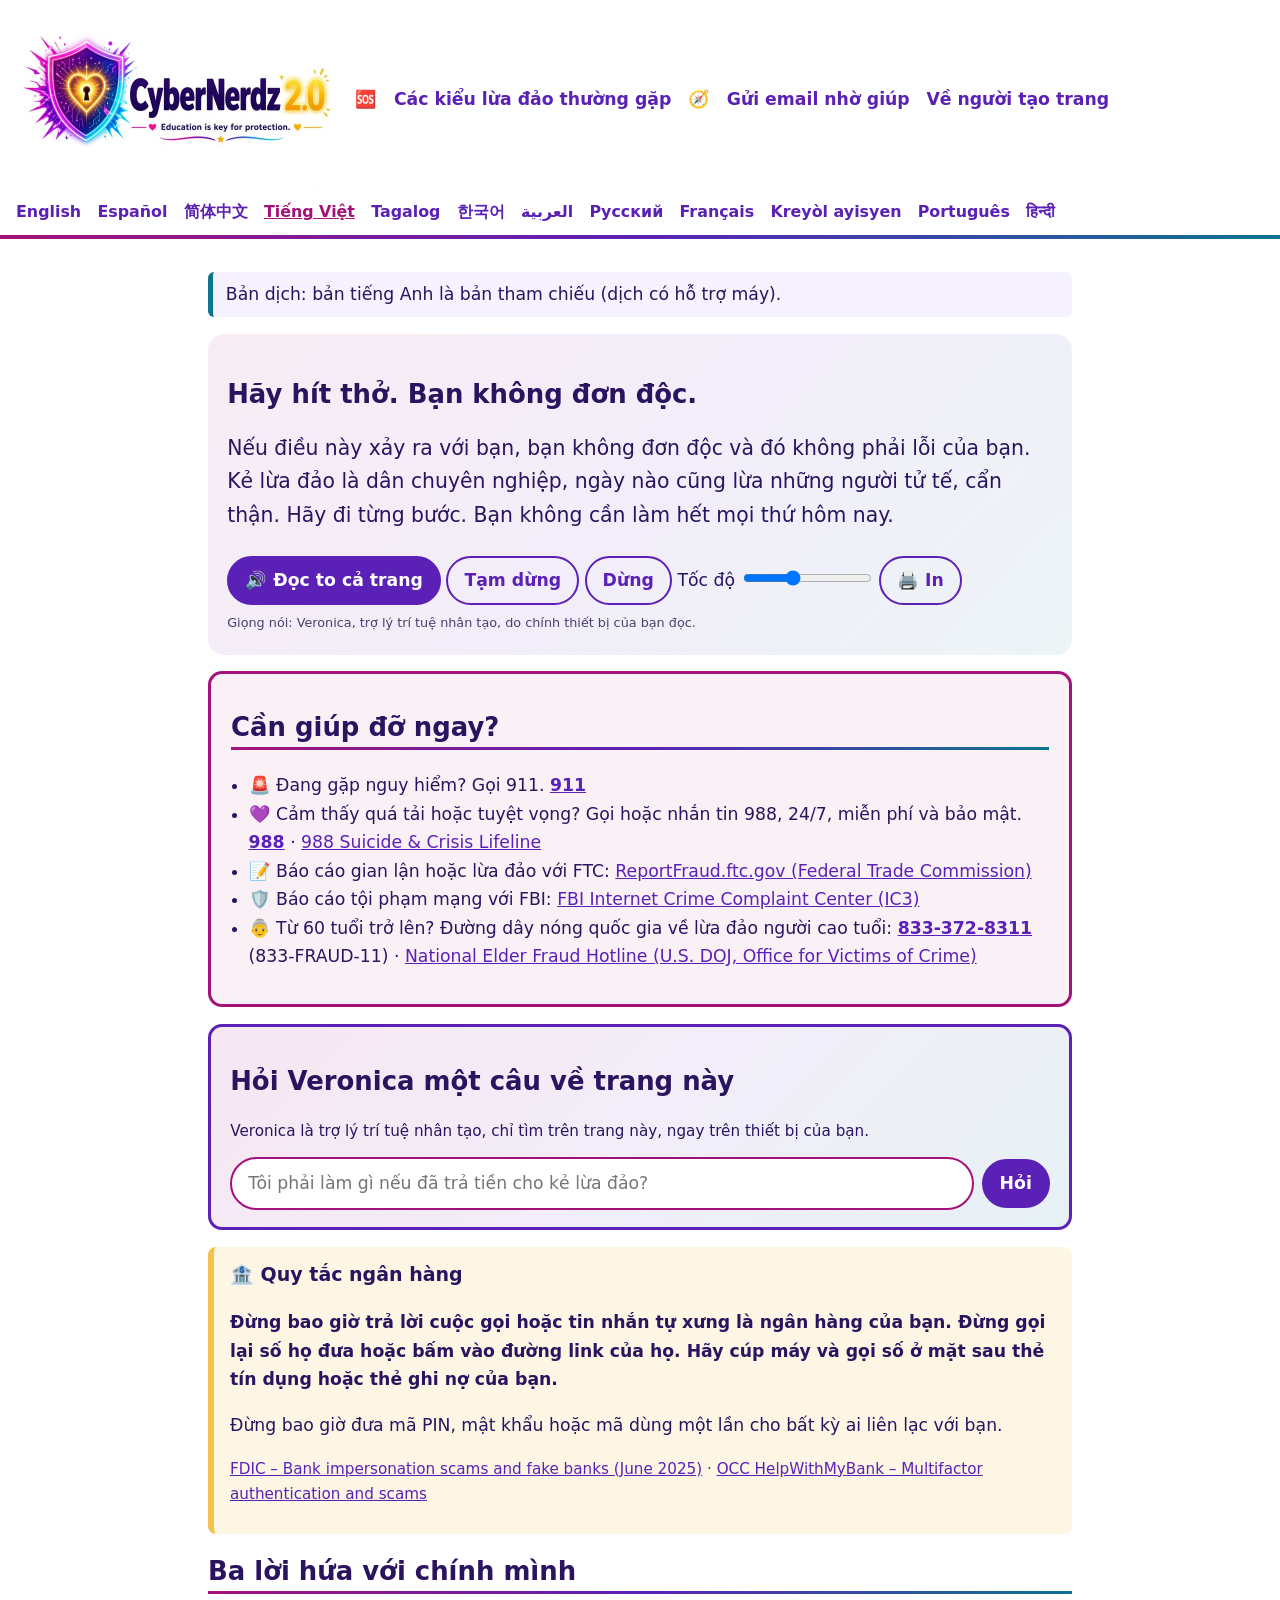
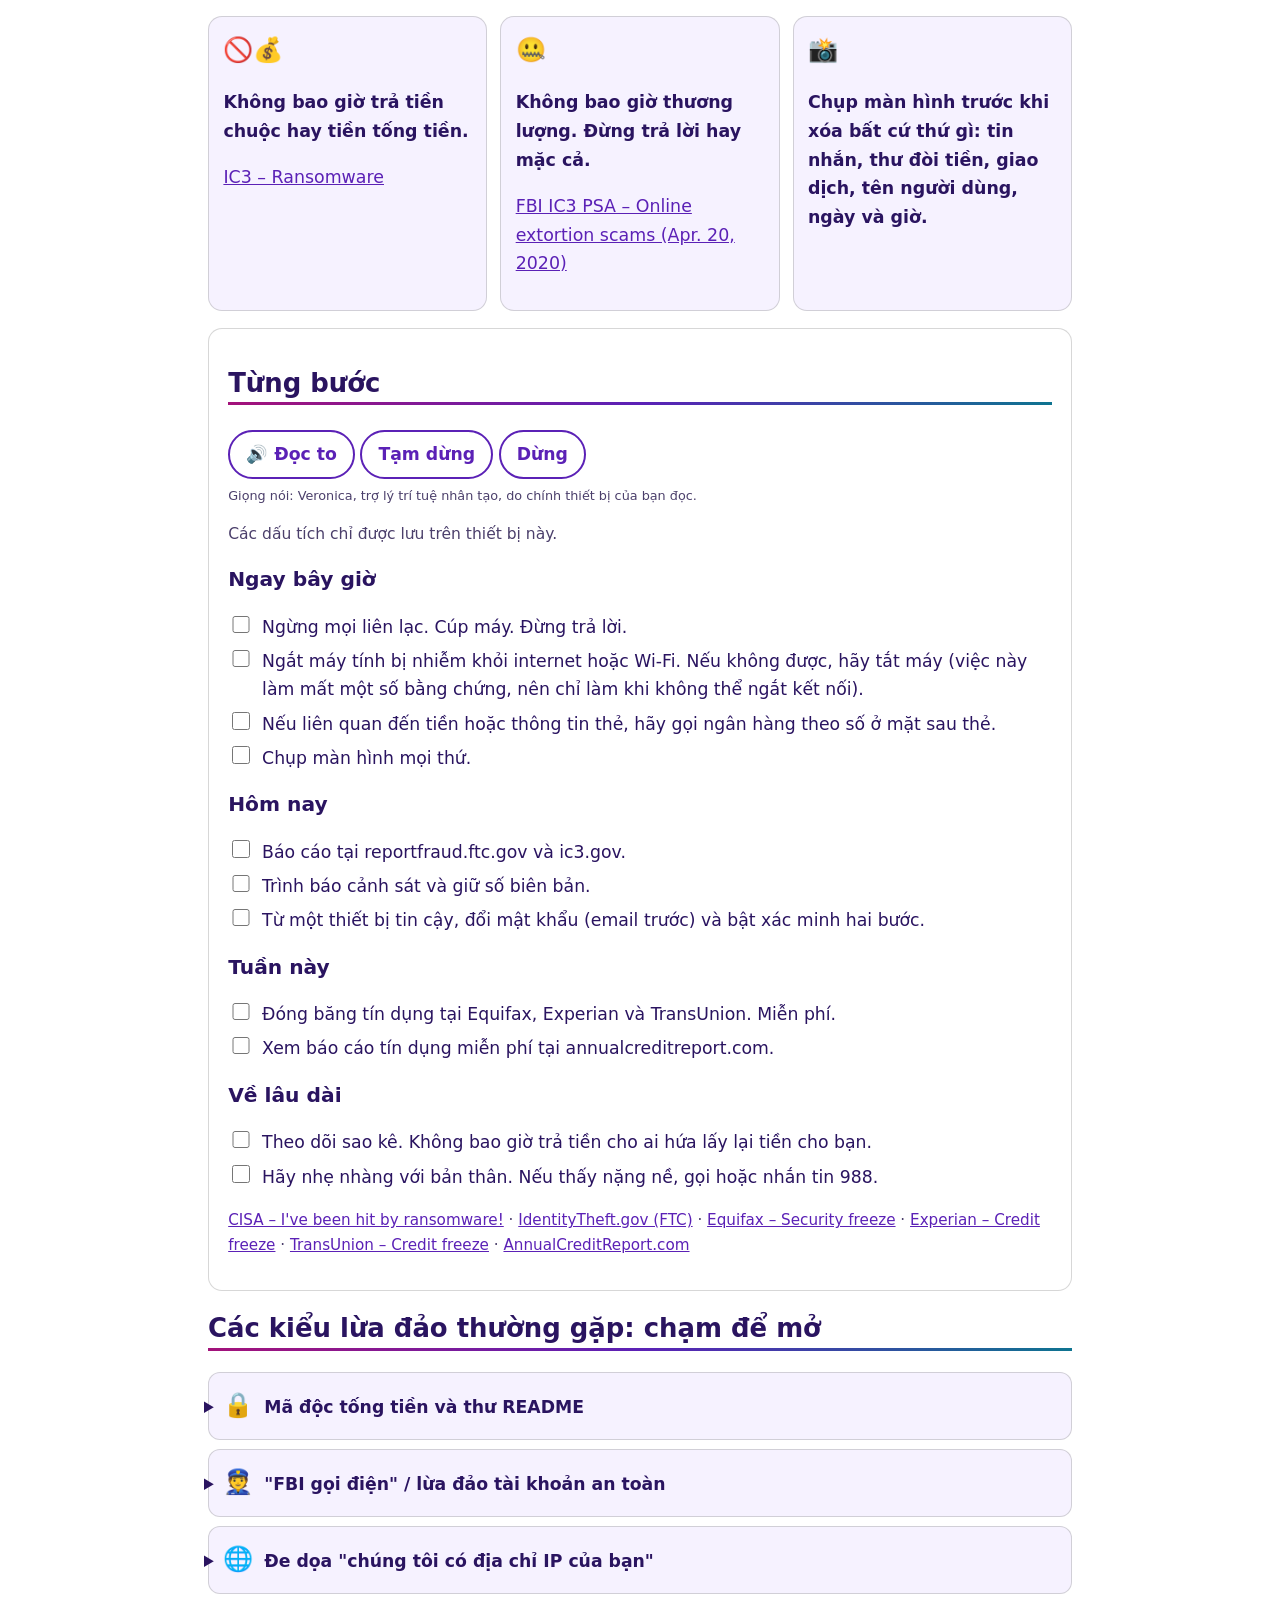
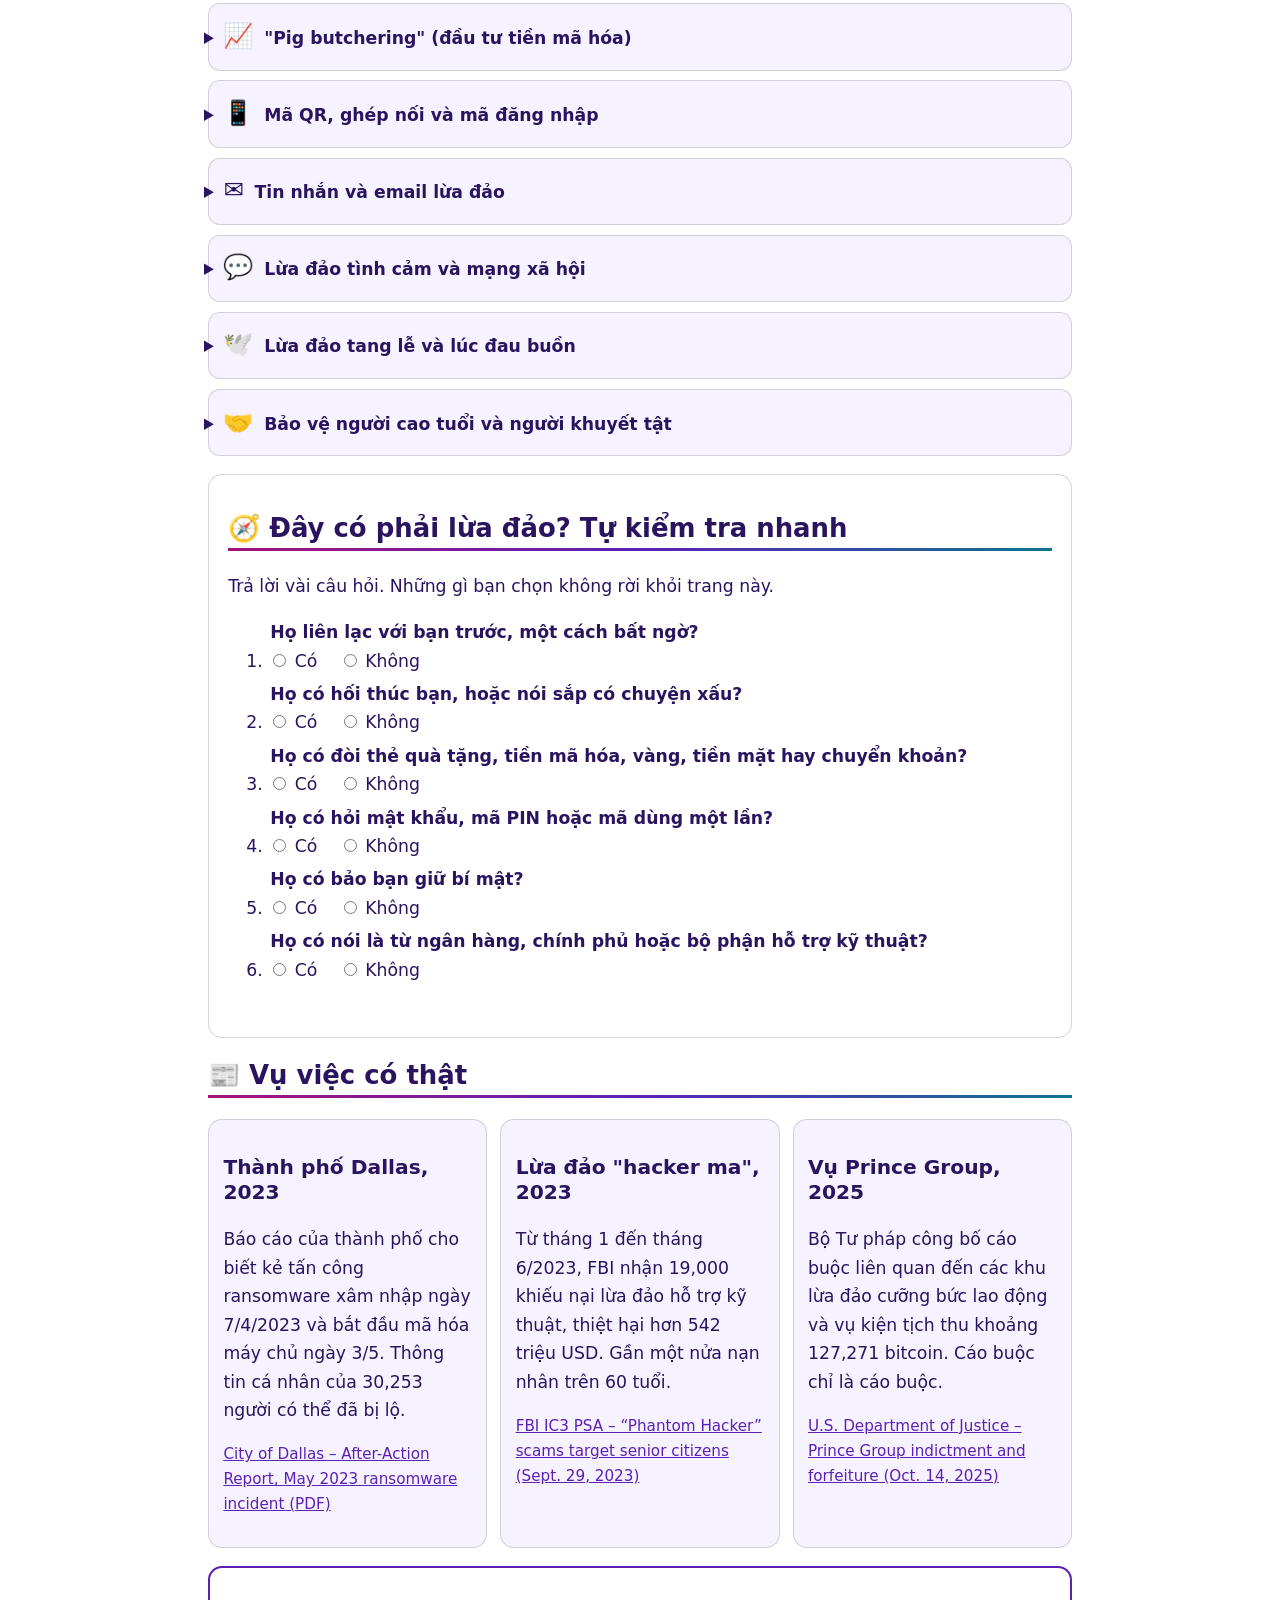
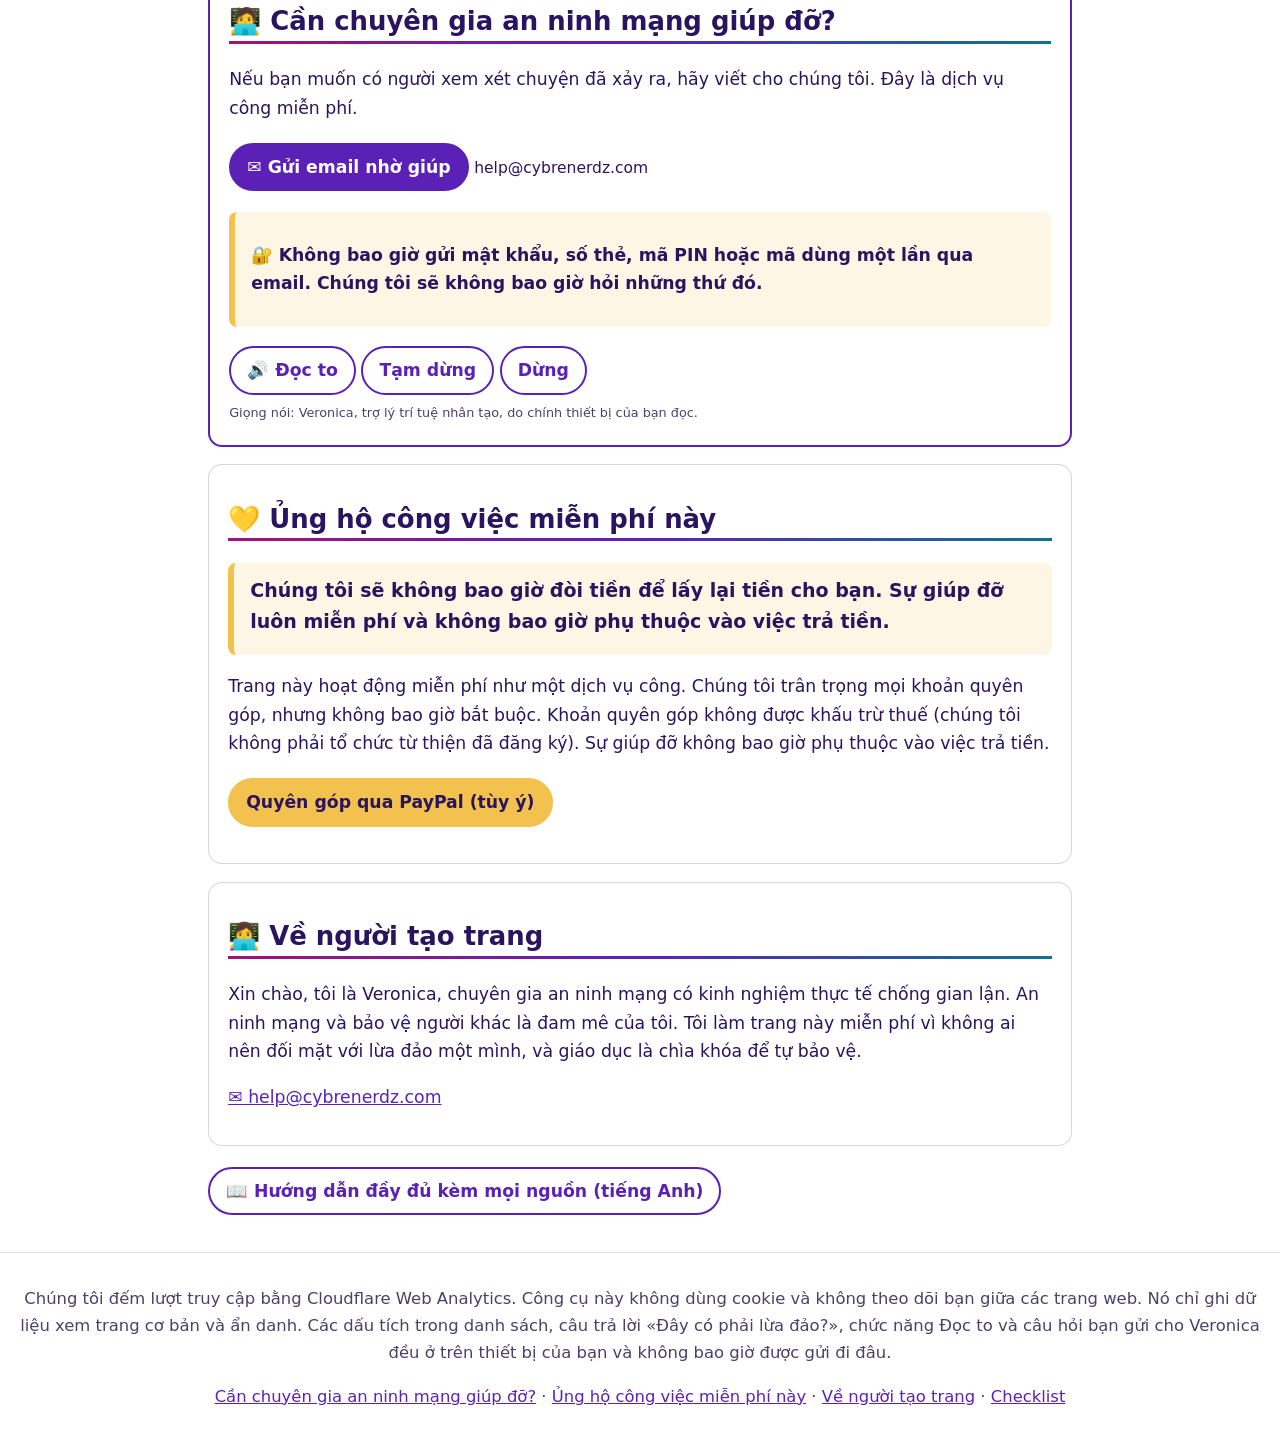
<file: vi/index.html>
<!doctype html>
<html lang="vi" dir="ltr" data-voice="vi-VN"><head><meta charset="utf-8"><meta name="viewport" content="width=device-width, initial-scale=1">
<meta name="referrer" content="no-referrer">
<meta http-equiv="Content-Security-Policy" content="default-src 'none'; script-src 'self' https://static.cloudflareinsights.com; style-src 'self'; img-src 'self'; connect-src https://cloudflareinsights.com; base-uri 'none'; form-action 'none'">
<title>Việc cần làm ngay sau một vụ tấn công, gian lận hoặc lừa đảo</title><link rel="stylesheet" href="../style.css">
<link rel="icon" type="image/png" sizes="32x32" href="../assets/favicon.png">
<link rel="icon" type="image/png" sizes="512x512" href="../assets/favicon-512.png">
<link rel="apple-touch-icon" sizes="180x180" href="../assets/favicon-180.png">
<script src="../assets/site.js" defer></script></head><body><a class="skip-link" href="#main">Skip to content</a><header class="site"><a href="../vi/index.html" class="brand"><img src="../assets/logo-640.jpg" alt="CyberNerdz 2.0 logo" width="320" height="180"></a><nav class="mainnav" aria-label="Site"><a href="#help-now">🆘</a> <a href="#scams">Các kiểu lừa đảo thường gặp</a> <a href="#quiz">🧭</a> <a href="#expert">Gửi email nhờ giúp</a> <a href="#about">Về người tạo trang</a></nav><nav class="langs" aria-label="Language / Idioma / 语言"><a href="../index.html" lang="en" hreflang="en">English</a> <a href="../es/index.html" lang="es" hreflang="es">Español</a> <a href="../zh/index.html" lang="zh" hreflang="zh">简体中文</a> <a href="../vi/index.html" lang="vi" hreflang="vi" aria-current="true">Tiếng Việt</a> <a href="../tl/index.html" lang="tl" hreflang="tl">Tagalog</a> <a href="../ko/index.html" lang="ko" hreflang="ko">한국어</a> <a href="../ar/index.html" lang="ar" hreflang="ar">العربية</a> <a href="../ru/index.html" lang="ru" hreflang="ru">Русский</a> <a href="../fr/index.html" lang="fr" hreflang="fr">Français</a> <a href="../ht/index.html" lang="ht" hreflang="ht">Kreyòl ayisyen</a> <a href="../pt/index.html" lang="pt" hreflang="pt">Português</a> <a href="../hi/index.html" lang="hi" hreflang="hi">हिन्दी</a></nav></header><main id="main"><p class="tnote" role="note">Bản dịch: bản tiếng Anh là bản tham chiếu (dịch có hỗ trợ máy).</p><section class="hero" id="top"><h1>Hãy hít thở. Bạn không đơn độc.</h1><p class="lead">Nếu điều này xảy ra với bạn, bạn không đơn độc và đó không phải lỗi của bạn. Kẻ lừa đảo là dân chuyên nghiệp, ngày nào cũng lừa những người tử tế, cẩn thận. Hãy đi từng bước. Bạn không cần làm hết mọi thứ hôm nay.</p><div class="toolbar js-only" hidden><button type="button" class="btn btn-primary tts-page">🔊 Đọc to cả trang</button> <button type="button" class="btn tts-pause">Tạm dừng</button> <button type="button" class="btn tts-stop">Dừng</button> <label class="speed">Tốc độ <input type="range" class="tts-rate" min="0.6" max="1.4" step="0.1" value="0.9" aria-label="Tốc độ"></label> <button type="button" class="btn js-print">🖨️ In</button></div><p class="tts-none" hidden>Trình duyệt này không hỗ trợ đọc to. Bạn có thể dùng trình đọc màn hình có sẵn trên thiết bị.</p></section>
<aside class="lifeline" id="help-now"><h2>Cần giúp đỡ ngay?</h2><ul><li>🚨 Đang gặp nguy hiểm? Gọi 911. <a class="tel" href="tel:911">911</a></li><li>💜 Cảm thấy quá tải hoặc tuyệt vọng? Gọi hoặc nhắn tin 988, 24/7, miễn phí và bảo mật. <a class="tel" href="tel:988">988</a> · <a class="src" href="https://988lifeline.org/" rel="noopener noreferrer" target="_blank">988 Suicide &amp; Crisis Lifeline</a></li><li>📝 Báo cáo gian lận hoặc lừa đảo với FTC: <a class="src" href="https://reportfraud.ftc.gov/" rel="noopener noreferrer" target="_blank">ReportFraud.ftc.gov (Federal Trade Commission)</a></li><li>🛡️ Báo cáo tội phạm mạng với FBI: <a class="src" href="https://www.ic3.gov/" rel="noopener noreferrer" target="_blank">FBI Internet Crime Complaint Center (IC3)</a></li><li>👵 Từ 60 tuổi trở lên? Đường dây nóng quốc gia về lừa đảo người cao tuổi: <a class="tel" href="tel:8333728311">833-372-8311</a> <span class="ltr">(833-FRAUD-11)</span> · <a class="src" href="https://ovc.ojp.gov/program/stop-elder-fraud/providing-help-restoring-hope" rel="noopener noreferrer" target="_blank">National Elder Fraud Hotline (U.S. DOJ, Office for Victims of Crime)</a></li></ul></aside>
<aside class="rule" id="bank-rule"><p class="rule-title">🏦 Quy tắc ngân hàng</p><p><strong>Đừng bao giờ trả lời cuộc gọi hoặc tin nhắn tự xưng là ngân hàng của bạn. Đừng gọi lại số họ đưa hoặc bấm vào đường link của họ. Hãy cúp máy và gọi số ở mặt sau thẻ tín dụng hoặc thẻ ghi nợ của bạn.</strong></p><p>Đừng bao giờ đưa mã PIN, mật khẩu hoặc mã dùng một lần cho bất kỳ ai liên lạc với bạn.</p><p class="cite"><a class="src" href="https://www.fdic.gov/consumer-resource-center/2025-06/bank-impersonation-scams-and-fake-banks" rel="noopener noreferrer" target="_blank">FDIC – Bank impersonation scams and fake banks (June 2025)</a> · <a class="src" href="https://www.helpwithmybank.gov/about/message-from-director/past-message-2021-july/index-past-message-2021-july.html" rel="noopener noreferrer" target="_blank">OCC HelpWithMyBank – Multifactor authentication and scams</a></p></aside>
<section class="promises" id="promises"><h2>Ba lời hứa với chính mình</h2><div class="grid3"><div class="promise">🚫💰<p><strong>Không bao giờ trả tiền chuộc hay tiền tống tiền.</strong></p><p class="cite"><a class="src" href="https://www.ic3.gov/CrimeInfo/Ransomware" rel="noopener noreferrer" target="_blank">IC3 – Ransomware</a></p></div><div class="promise">🤐<p><strong>Không bao giờ thương lượng. Đừng trả lời hay mặc cả.</strong></p><p class="cite"><a class="src" href="https://www.ic3.gov/PSA/2020/PSA200420" rel="noopener noreferrer" target="_blank">FBI IC3 PSA – Online extortion scams (Apr. 20, 2020)</a></p></div><div class="promise">📸<p><strong>Chụp màn hình trước khi xóa bất cứ thứ gì: tin nhắn, thư đòi tiền, giao dịch, tên người dùng, ngày và giờ.</strong></p></div></div></section>
<section class="card" id="steps"><h2>Từng bước</h2><div class="tts js-only" data-target="#steps" hidden><button type="button" class="btn tts-play">🔊 Đọc to</button> <button type="button" class="btn tts-pause">Tạm dừng</button> <button type="button" class="btn tts-stop">Dừng</button></div><p class="small muted">Các dấu tích chỉ được lưu trên thiết bị này.</p>
<h3>Ngay bây giờ</h3><ol class="steps tick">
<li><label><input type="checkbox" class="keep" data-key="vi-s1"> <span>Ngừng mọi liên lạc. Cúp máy. Đừng trả lời.</span></label></li>
<li><label><input type="checkbox" class="keep" data-key="vi-s2"> <span>Ngắt máy tính bị nhiễm khỏi internet hoặc Wi-Fi. Nếu không được, hãy tắt máy (việc này làm mất một số bằng chứng, nên chỉ làm khi không thể ngắt kết nối).</span></label></li>
<li><label><input type="checkbox" class="keep" data-key="vi-s3"> <span>Nếu liên quan đến tiền hoặc thông tin thẻ, hãy gọi ngân hàng theo số ở mặt sau thẻ.</span></label></li>
<li><label><input type="checkbox" class="keep" data-key="vi-s4"> <span>Chụp màn hình mọi thứ.</span></label></li>
</ol>
<h3>Hôm nay</h3><ol class="steps tick">
<li><label><input type="checkbox" class="keep" data-key="vi-s5"> <span>Báo cáo tại reportfraud.ftc.gov và ic3.gov.</span></label></li>
<li><label><input type="checkbox" class="keep" data-key="vi-s6"> <span>Trình báo cảnh sát và giữ số biên bản.</span></label></li>
<li><label><input type="checkbox" class="keep" data-key="vi-s7"> <span>Từ một thiết bị tin cậy, đổi mật khẩu (email trước) và bật xác minh hai bước.</span></label></li>
</ol>
<h3>Tuần này</h3><ol class="steps tick">
<li><label><input type="checkbox" class="keep" data-key="vi-s8"> <span>Đóng băng tín dụng tại Equifax, Experian và TransUnion. Miễn phí.</span></label></li>
<li><label><input type="checkbox" class="keep" data-key="vi-s9"> <span>Xem báo cáo tín dụng miễn phí tại annualcreditreport.com.</span></label></li>
</ol>
<h3>Về lâu dài</h3><ol class="steps tick">
<li><label><input type="checkbox" class="keep" data-key="vi-s10"> <span>Theo dõi sao kê. Không bao giờ trả tiền cho ai hứa lấy lại tiền cho bạn.</span></label></li>
<li><label><input type="checkbox" class="keep" data-key="vi-s11"> <span>Hãy nhẹ nhàng với bản thân. Nếu thấy nặng nề, gọi hoặc nhắn tin 988.</span></label></li>
</ol>
<p class="cite"><a class="src" href="https://www.cisa.gov/stopransomware/ive-been-hit-ransomware" rel="noopener noreferrer" target="_blank">CISA – I&#x27;ve been hit by ransomware!</a> · <a class="src" href="https://www.identitytheft.gov/" rel="noopener noreferrer" target="_blank">IdentityTheft.gov (FTC)</a> · <a class="src" href="https://www.equifax.com/personal/credit-report-services/credit-freeze/" rel="noopener noreferrer" target="_blank">Equifax – Security freeze</a> · <a class="src" href="https://www.experian.com/help/credit-freeze/" rel="noopener noreferrer" target="_blank">Experian – Credit freeze</a> · <a class="src" href="https://www.transunion.com/credit-freeze" rel="noopener noreferrer" target="_blank">TransUnion – Credit freeze</a> · <a class="src" href="https://www.annualcreditreport.com/" rel="noopener noreferrer" target="_blank">AnnualCreditReport.com</a></p></section>
<section id="scams"><h2>Các kiểu lừa đảo thường gặp: chạm để mở</h2><div class="cards">
<details class="scard" id="scam-1"><summary><span class="ico" aria-hidden="true">🔒</span> Mã độc tống tiền và thư README</summary><div><p>Đừng mở link trong thư. Đừng liên lạc hay trả tiền. Chụp màn hình, ngắt kết nối thiết bị và báo cảnh sát, IC3 và CISA.</p><p class="cite"><a class="src" href="https://www.ic3.gov/CrimeInfo/Ransomware" rel="noopener noreferrer" target="_blank">IC3 – Ransomware</a> · <a class="src" href="https://www.cisa.gov/stopransomware/ive-been-hit-ransomware" rel="noopener noreferrer" target="_blank">CISA – I&#x27;ve been hit by ransomware!</a></p><div class="tts js-only" data-target="#scam-1" hidden><button type="button" class="btn tts-play">🔊 Đọc to</button> <button type="button" class="btn tts-pause">Tạm dừng</button> <button type="button" class="btn tts-stop">Dừng</button></div></div></details>
<details class="scard" id="scam-2"><summary><span class="ico" aria-hidden="true">👮</span> &quot;FBI gọi điện&quot; / lừa đảo tài khoản an toàn</summary><div><p>Chính phủ không bao giờ yêu cầu bạn chuyển tiền vào tài khoản &quot;an toàn&quot;, hay đưa tiền mặt, vàng, thẻ quà tặng hoặc tiền mã hóa. Cúp máy và gọi số trên thẻ của bạn.</p><p class="cite"><a class="src" href="https://www.ic3.gov/PSA/2023/PSA230929" rel="noopener noreferrer" target="_blank">FBI IC3 PSA – “Phantom Hacker” scams target senior citizens (Sept. 29, 2023)</a> · <a class="src" href="https://www.ic3.gov/PSA/2024/PSA240129" rel="noopener noreferrer" target="_blank">FBI IC3 PSA I-012924-PSA – Scammers use couriers to retrieve cash and precious metals (Jan. 29, 2024)</a></p><div class="tts js-only" data-target="#scam-2" hidden><button type="button" class="btn tts-play">🔊 Đọc to</button> <button type="button" class="btn tts-pause">Tạm dừng</button> <button type="button" class="btn tts-stop">Dừng</button></div></div></details>
<details class="scard" id="scam-3"><summary><span class="ico" aria-hidden="true">🌐</span> Đe dọa &quot;chúng tôi có địa chỉ IP của bạn&quot;</summary><div><p>Chỉ một địa chỉ IP không cho ai quyền kiểm soát bạn hay thiết bị của bạn. Đó là chiêu hù dọa. Đừng trả tiền, đừng trả lời, chụp màn hình và báo cáo.</p><p class="cite"><a class="src" href="https://www.ic3.gov/PSA/2020/PSA200420" rel="noopener noreferrer" target="_blank">FBI IC3 PSA – Online extortion scams (Apr. 20, 2020)</a> · <a class="src" href="https://traficom.fi/en/everyday-information-security/sextortion-scams-dont-believe-scammers-claims" rel="noopener noreferrer" target="_blank">Traficom (Finnish Transport and Communications Agency) – Sextortion scams: don&#x27;t believe the scammers&#x27; claims</a></p><div class="tts js-only" data-target="#scam-3" hidden><button type="button" class="btn tts-play">🔊 Đọc to</button> <button type="button" class="btn tts-pause">Tạm dừng</button> <button type="button" class="btn tts-stop">Dừng</button></div></div></details>
<details class="scard" id="scam-4"><summary><span class="ico" aria-hidden="true">📈</span> &quot;Pig butchering&quot; (đầu tư tiền mã hóa)</summary><div><p>Một người lạ thân thiện dẫn bạn đến nền tảng giả với lợi nhuận giả, rồi đòi &quot;thuế&quot; hoặc &quot;phí&quot; để rút tiền. Ngừng trả tiền và báo cáo.</p><p class="cite"><a class="src" href="https://www.fincen.gov/sites/default/files/shared/FinCEN_Alert_Pig_Butchering_FINAL_508c.pdf" rel="noopener noreferrer" target="_blank">FinCEN Alert FIN-2023-Alert005 on “pig butchering” (PDF)</a> · <a class="src" href="https://www.justice.gov/opa/pr/chairman-prince-group-indicted-operating-cambodian-forced-labor-scam-compounds-engaged" rel="noopener noreferrer" target="_blank">U.S. Department of Justice – Prince Group indictment and forfeiture (Oct. 14, 2025)</a></p><div class="tts js-only" data-target="#scam-4" hidden><button type="button" class="btn tts-play">🔊 Đọc to</button> <button type="button" class="btn tts-pause">Tạm dừng</button> <button type="button" class="btn tts-stop">Dừng</button></div></div></details>
<details class="scard" id="scam-5"><summary><span class="ico" aria-hidden="true">📱</span> Mã QR, ghép nối và mã đăng nhập</summary><div><p>Đừng quét mã QR &quot;mời vào nhóm&quot; bất ngờ, đừng chia sẻ mã, đừng chấp thuận đăng nhập không phải do bạn thực hiện. Gỡ các thiết bị liên kết lạ.</p><p class="cite"><a class="src" href="https://cloud.google.com/blog/topics/threat-intelligence/russia-targeting-signal-messenger" rel="noopener noreferrer" target="_blank">Google Threat Intelligence – Russia-aligned actors targeting Signal “linked devices” (Feb. 2025)</a> · <a class="src" href="https://www.microsoft.com/en-us/security/blog/2025/02/13/storm-2372-conducts-device-code-phishing-campaign/" rel="noopener noreferrer" target="_blank">Microsoft Threat Intelligence – Storm-2372 device code phishing (Feb. 13, 2025)</a></p><div class="tts js-only" data-target="#scam-5" hidden><button type="button" class="btn tts-play">🔊 Đọc to</button> <button type="button" class="btn tts-pause">Tạm dừng</button> <button type="button" class="btn tts-stop">Dừng</button></div></div></details>
<details class="scard" id="scam-6"><summary><span class="ico" aria-hidden="true">✉️</span> Tin nhắn và email lừa đảo</summary><div><p>Đừng bấm. Kiểm tra trong ứng dụng chính thức. Chuyển tiếp tin nhắn đến 7726 và email đến reportphishing@apwg.org.</p><p class="cite"><a class="src" href="https://www.uspis.gov/news/scam-article/smishing" rel="noopener noreferrer" target="_blank">U.S. Postal Inspection Service – Smishing: package tracking text scams</a> · <a class="src" href="https://apwg.org/reportphishing/" rel="noopener noreferrer" target="_blank">Anti-Phishing Working Group – Report phishing emails</a></p><div class="tts js-only" data-target="#scam-6" hidden><button type="button" class="btn tts-play">🔊 Đọc to</button> <button type="button" class="btn tts-pause">Tạm dừng</button> <button type="button" class="btn tts-stop">Dừng</button></div></div></details>
<details class="scard" id="scam-7"><summary><span class="ico" aria-hidden="true">💬</span> Lừa đảo tình cảm và mạng xã hội</summary><div><p>Người bạn chưa từng gặp ngoài đời xin tiền hoặc rủ đầu tư. Ngừng gửi tiền và nói chuyện với người bạn tin tưởng.</p><p class="cite"><a class="src" href="https://reportfraud.ftc.gov/" rel="noopener noreferrer" target="_blank">ReportFraud.ftc.gov (Federal Trade Commission)</a> · <a class="src" href="https://www.ic3.gov/" rel="noopener noreferrer" target="_blank">FBI Internet Crime Complaint Center (IC3)</a></p><div class="tts js-only" data-target="#scam-7" hidden><button type="button" class="btn tts-play">🔊 Đọc to</button> <button type="button" class="btn tts-pause">Tạm dừng</button> <button type="button" class="btn tts-stop">Dừng</button></div></div></details>
<details class="scard" id="scam-8"><summary><span class="ico" aria-hidden="true">🕊️</span> Lừa đảo tang lễ và lúc đau buồn</summary><div><p>Chúng tôi rất tiếc về mất mát của bạn. Nhà tang lễ không thu phí chỉ để xem buổi lễ. Hãy hỏi trực tiếp nhà tang lễ để lấy link thật.</p><p class="cite"><a class="src" href="https://www.wgem.com/2024/01/24/scammers-target-grieving-families-with-fake-facebook-pages/" rel="noopener noreferrer" target="_blank">WGEM News – BBB warns of fake funeral livestream pages (Jan. 2024)</a></p><div class="tts js-only" data-target="#scam-8" hidden><button type="button" class="btn tts-play">🔊 Đọc to</button> <button type="button" class="btn tts-pause">Tạm dừng</button> <button type="button" class="btn tts-stop">Dừng</button></div></div></details>
<details class="scard" id="scam-9"><summary><span class="ico" aria-hidden="true">🤝</span> Bảo vệ người cao tuổi và người khuyết tật</summary><div><p>Đường dây báo cáo lạm dụng Texas 1-800-252-5400 hoặc txabusehotline.org. Đường dây lừa đảo người cao tuổi 833-FRAUD-11.</p><p class="cite"><a class="src" href="https://www.dfps.texas.gov/Contact_Us/report_abuse.asp" rel="noopener noreferrer" target="_blank">Texas Abuse Hotline (Texas DFPS – Adult Protective Services)</a> · <a class="src" href="https://ovc.ojp.gov/program/stop-elder-fraud/providing-help-restoring-hope" rel="noopener noreferrer" target="_blank">National Elder Fraud Hotline (U.S. DOJ, Office for Victims of Crime)</a></p><div class="tts js-only" data-target="#scam-9" hidden><button type="button" class="btn tts-play">🔊 Đọc to</button> <button type="button" class="btn tts-pause">Tạm dừng</button> <button type="button" class="btn tts-stop">Dừng</button></div></div></details>
</div></section>
<section class="card quiz" id="quiz"><h2>🧭 Đây có phải lừa đảo? Tự kiểm tra nhanh</h2><p>Trả lời vài câu hỏi. Những gì bạn chọn không rời khỏi trang này.</p><noscript><p class="small">(Trình duyệt này không hỗ trợ đọc to. Bạn có thể dùng trình đọc màn hình có sẵn trên thiết bị.)</p></noscript><ol>
<li><fieldset><legend>Họ liên lạc với bạn trước, một cách bất ngờ?</legend><label><input type="radio" name="q0" value="1"> Có</label> <label><input type="radio" name="q0" value="0"> Không</label></fieldset></li>
<li><fieldset><legend>Họ có hối thúc bạn, hoặc nói sắp có chuyện xấu?</legend><label><input type="radio" name="q1" value="1"> Có</label> <label><input type="radio" name="q1" value="0"> Không</label></fieldset></li>
<li><fieldset><legend>Họ có đòi thẻ quà tặng, tiền mã hóa, vàng, tiền mặt hay chuyển khoản?</legend><label><input type="radio" name="q2" value="1"> Có</label> <label><input type="radio" name="q2" value="0"> Không</label></fieldset></li>
<li><fieldset><legend>Họ có hỏi mật khẩu, mã PIN hoặc mã dùng một lần?</legend><label><input type="radio" name="q3" value="1"> Có</label> <label><input type="radio" name="q3" value="0"> Không</label></fieldset></li>
<li><fieldset><legend>Họ có bảo bạn giữ bí mật?</legend><label><input type="radio" name="q4" value="1"> Có</label> <label><input type="radio" name="q4" value="0"> Không</label></fieldset></li>
<li><fieldset><legend>Họ có nói là từ ngân hàng, chính phủ hoặc bộ phận hỗ trợ kỹ thuật?</legend><label><input type="radio" name="q5" value="1"> Có</label> <label><input type="radio" name="q5" value="0"> Không</label></fieldset></li>
</ol><div class="quiz-out" aria-live="polite" data-r0="Các câu hỏi này không cho thấy dấu hiệu cảnh báo. Tuy vậy, nếu thấy có gì không ổn, hãy dừng lại và hỏi người bạn tin tưởng." data-r1="Cẩn thận: có ít nhất một dấu hiệu cảnh báo. Hãy dừng lại và xác minh bằng số điện thoại hoặc ứng dụng bạn đã biết." data-r2="Đây có vẻ là lừa đảo. Ngừng liên lạc, đừng trả tiền và làm theo các bước trên trang này."></div></section>
<section id="cases"><h2>📰 Vụ việc có thật</h2><div class="grid3">
<article class="story"><h3>Thành phố Dallas, 2023</h3><p>Báo cáo của thành phố cho biết kẻ tấn công ransomware xâm nhập ngày 7/4/2023 và bắt đầu mã hóa máy chủ ngày 3/5. Thông tin cá nhân của 30,253 người có thể đã bị lộ.</p><p class="cite"><a class="src" href="https://dallascityhall.com/departments/ciservices/DCH%20Documents/dallas-after-action-review-slideshow-of-ransomware-attack.pdf" rel="noopener noreferrer" target="_blank">City of Dallas – After-Action Report, May 2023 ransomware incident (PDF)</a></p></article>
<article class="story"><h3>Lừa đảo &quot;hacker ma&quot;, 2023</h3><p>Từ tháng 1 đến tháng 6/2023, FBI nhận 19,000 khiếu nại lừa đảo hỗ trợ kỹ thuật, thiệt hại hơn 542 triệu USD. Gần một nửa nạn nhân trên 60 tuổi.</p><p class="cite"><a class="src" href="https://www.ic3.gov/PSA/2023/PSA230929" rel="noopener noreferrer" target="_blank">FBI IC3 PSA – “Phantom Hacker” scams target senior citizens (Sept. 29, 2023)</a></p></article>
<article class="story"><h3>Vụ Prince Group, 2025</h3><p>Bộ Tư pháp công bố cáo buộc liên quan đến các khu lừa đảo cưỡng bức lao động và vụ kiện tịch thu khoảng 127,271 bitcoin. Cáo buộc chỉ là cáo buộc.</p><p class="cite"><a class="src" href="https://www.justice.gov/opa/pr/chairman-prince-group-indicted-operating-cambodian-forced-labor-scam-compounds-engaged" rel="noopener noreferrer" target="_blank">U.S. Department of Justice – Prince Group indictment and forfeiture (Oct. 14, 2025)</a></p></article>
</div></section>
<section class="card feature" id="expert"><h2>🧑‍💻 Cần chuyên gia an ninh mạng giúp đỡ?</h2><p>Nếu bạn muốn có người xem xét chuyện đã xảy ra, hãy viết cho chúng tôi. Đây là dịch vụ công miễn phí.</p><p><a class="btn btn-primary" href="mailto:help@cybrenerdz.com?subject=Help%20request">✉️ Gửi email nhờ giúp</a> <span class="small">help@cybrenerdz.com</span></p><aside class="rule"><p>🔐 <strong>Không bao giờ gửi mật khẩu, số thẻ, mã PIN hoặc mã dùng một lần qua email. Chúng tôi sẽ không bao giờ hỏi những thứ đó.</strong></p></aside><div class="tts js-only" data-target="#expert" hidden><button type="button" class="btn tts-play">🔊 Đọc to</button> <button type="button" class="btn tts-pause">Tạm dừng</button> <button type="button" class="btn tts-stop">Dừng</button></div></section>
<section class="card" id="support"><h2>💛 Ủng hộ công việc miễn phí này</h2><aside class="rule"><p class="rule-title">Chúng tôi sẽ không bao giờ đòi tiền để lấy lại tiền cho bạn. Sự giúp đỡ luôn miễn phí và không bao giờ phụ thuộc vào việc trả tiền.</p></aside><p>Trang này hoạt động miễn phí như một dịch vụ công. Chúng tôi trân trọng mọi khoản quyên góp, nhưng không bao giờ bắt buộc. Khoản quyên góp không được khấu trừ thuế (chúng tôi không phải tổ chức từ thiện đã đăng ký). Sự giúp đỡ không bao giờ phụ thuộc vào việc trả tiền.</p><p><a class="btn btn-gold" href="https://www.paypal.com/donate?business=help%40cybrenerdz.com&amp;currency_code=USD" rel="noopener noreferrer" target="_blank">Quyên góp qua PayPal (tùy ý)</a></p></section>
<section class="card about" id="about"><h2>👩‍💻 Về người tạo trang</h2><p>Xin chào, tôi là Veronica, chuyên gia an ninh mạng có kinh nghiệm thực tế chống gian lận. An ninh mạng và bảo vệ người khác là đam mê của tôi. Tôi làm trang này miễn phí vì không ai nên đối mặt với lừa đảo một mình, và giáo dục là chìa khóa để tự bảo vệ.</p><p><a href="mailto:help@cybrenerdz.com?subject=Help%20request">✉️ help@cybrenerdz.com</a></p></section><p><a class="btn" href="../index.html#guide" hreflang="en">📖 Hướng dẫn đầy đủ kèm mọi nguồn (tiếng Anh)</a></p></main><footer class="site"><p>Chúng tôi đếm lượt truy cập bằng Cloudflare Web Analytics. Công cụ này không dùng cookie và không theo dõi bạn giữa các trang web. Nó chỉ ghi dữ liệu xem trang cơ bản và ẩn danh. Các dấu tích trong danh sách, câu trả lời «Đây có phải lừa đảo?», chức năng Đọc to và câu hỏi bạn gửi cho Veronica đều ở trên thiết bị của bạn và không bao giờ được gửi đi đâu.</p><p><a href="#expert">Cần chuyên gia an ninh mạng giúp đỡ?</a> · <a href="#support">Ủng hộ công việc miễn phí này</a> · <a href="#about">Về người tạo trang</a> · <a href="../checklist.html" hreflang="en">Checklist</a></p></footer><script defer src='https://static.cloudflareinsights.com/beacon.min.js' data-cf-beacon='{"token": "b9d35d202a1a4cb9be90fd8a0bf896b5"}'></script></body></html>
</file>
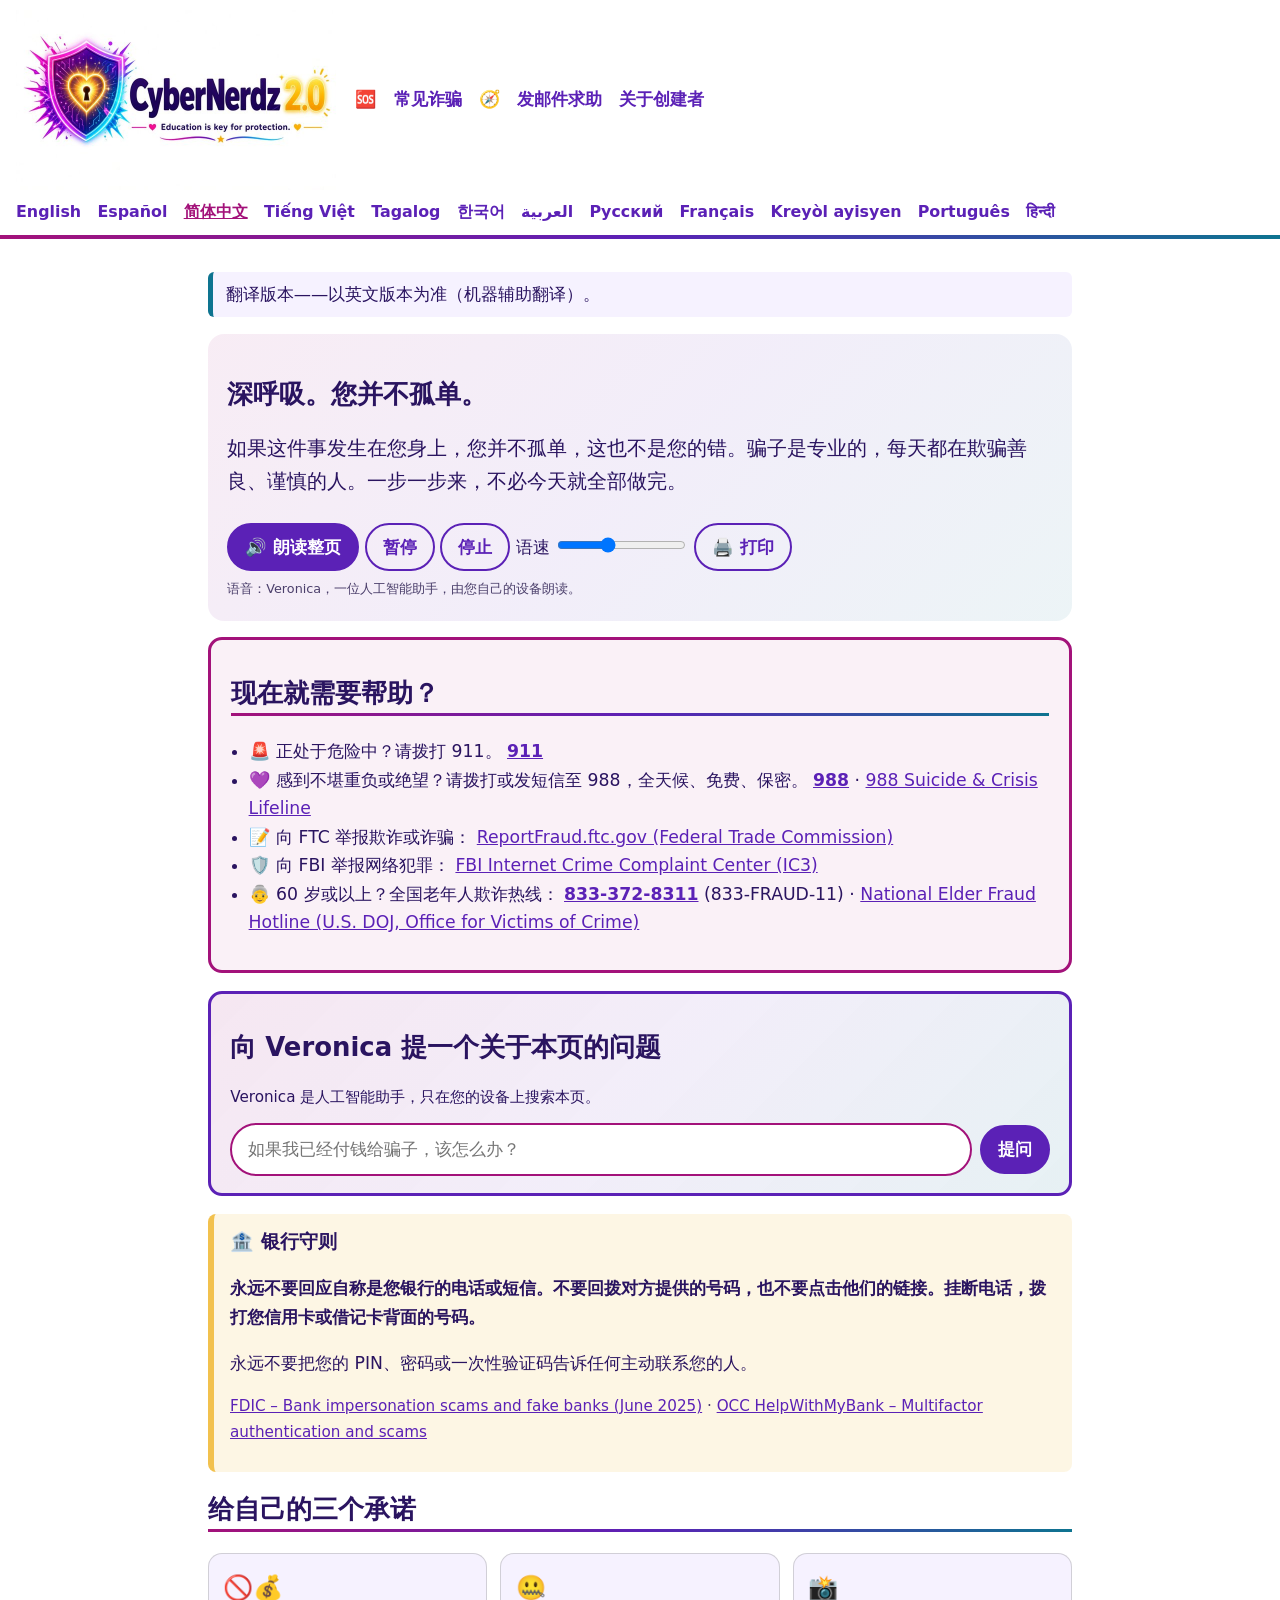
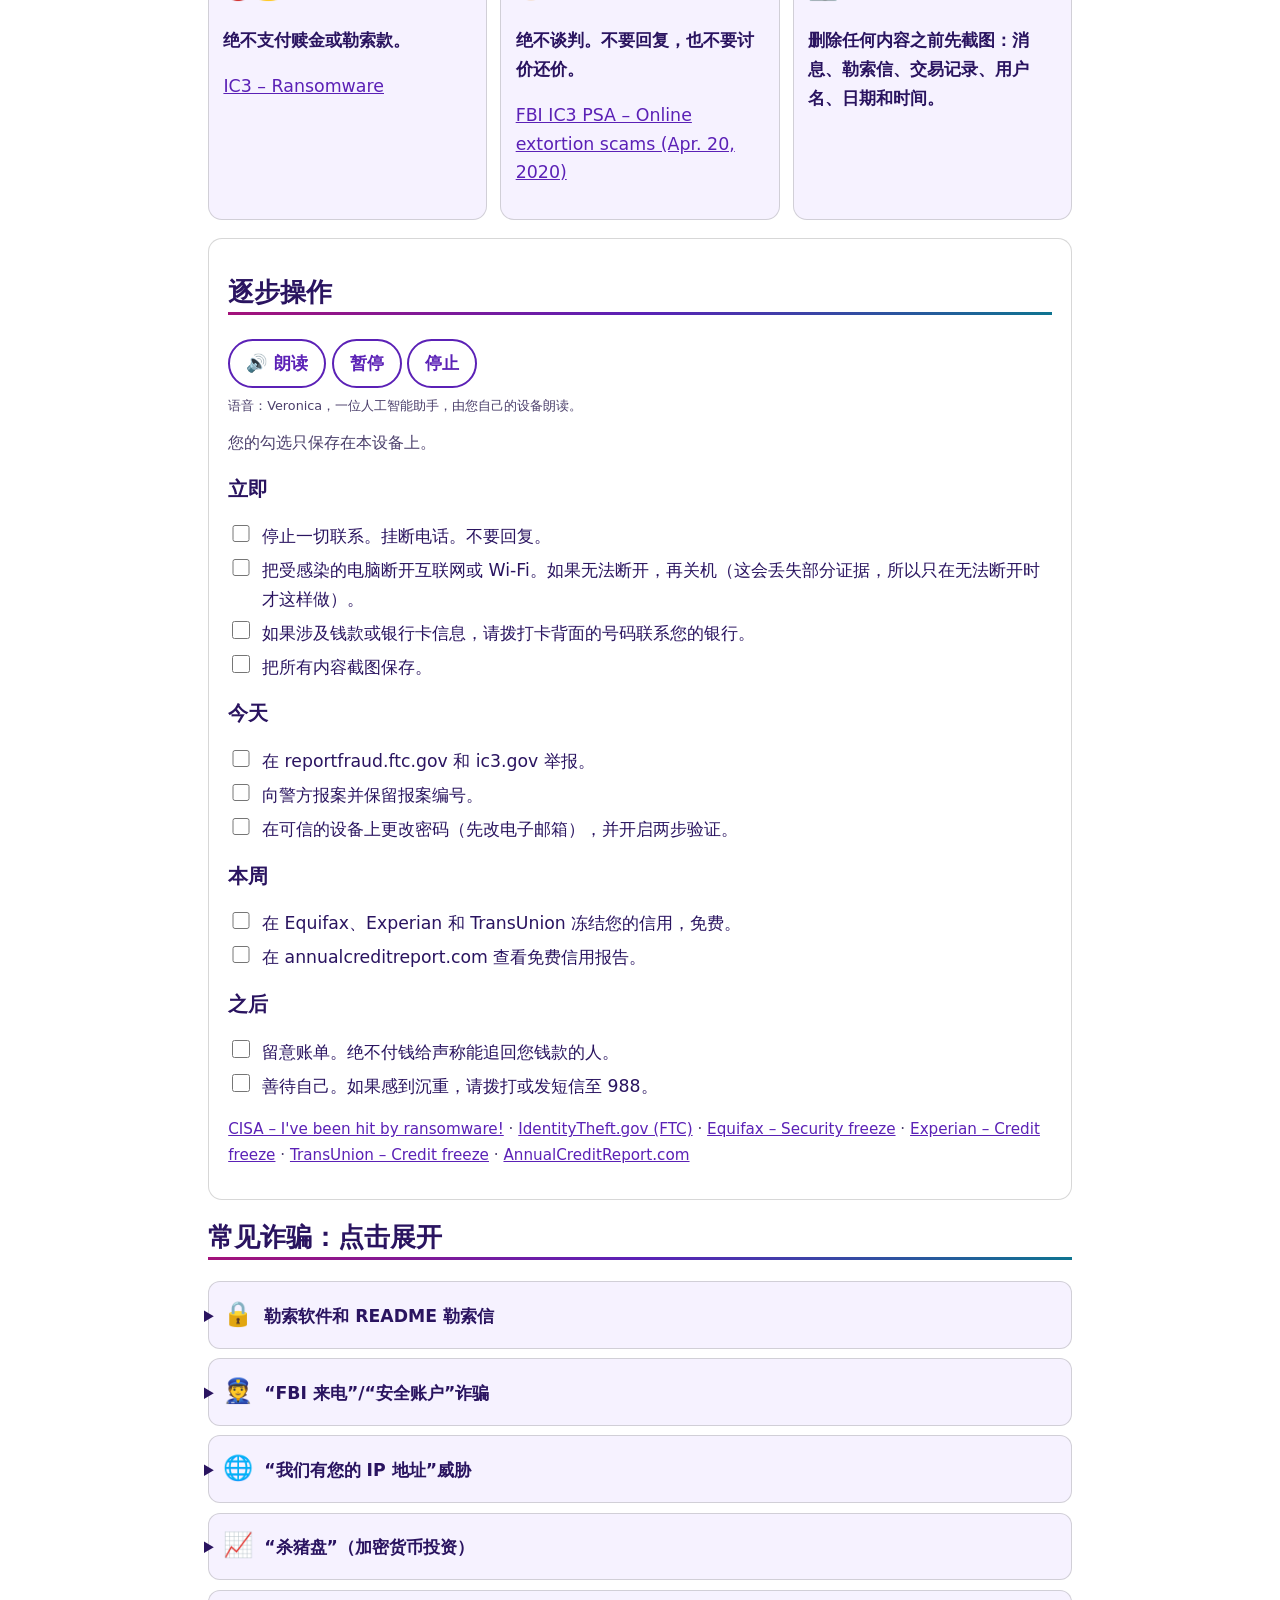
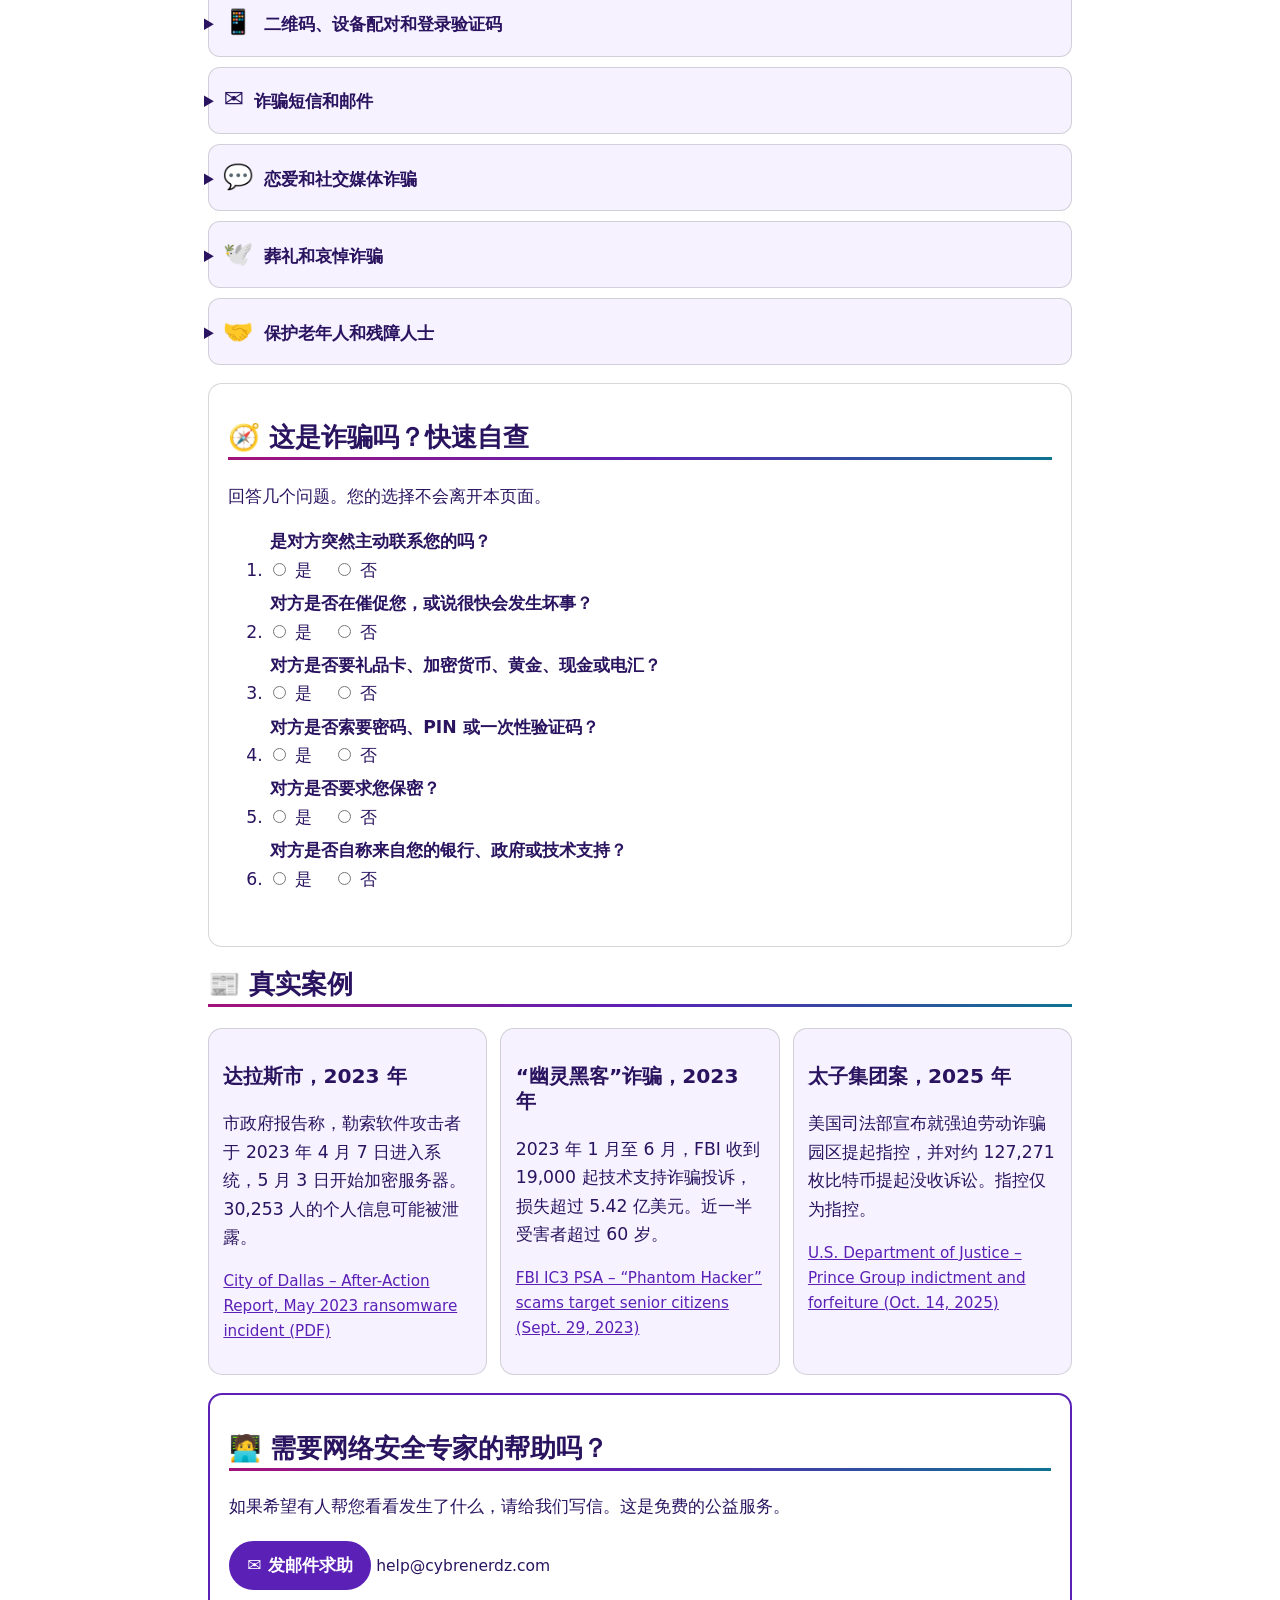
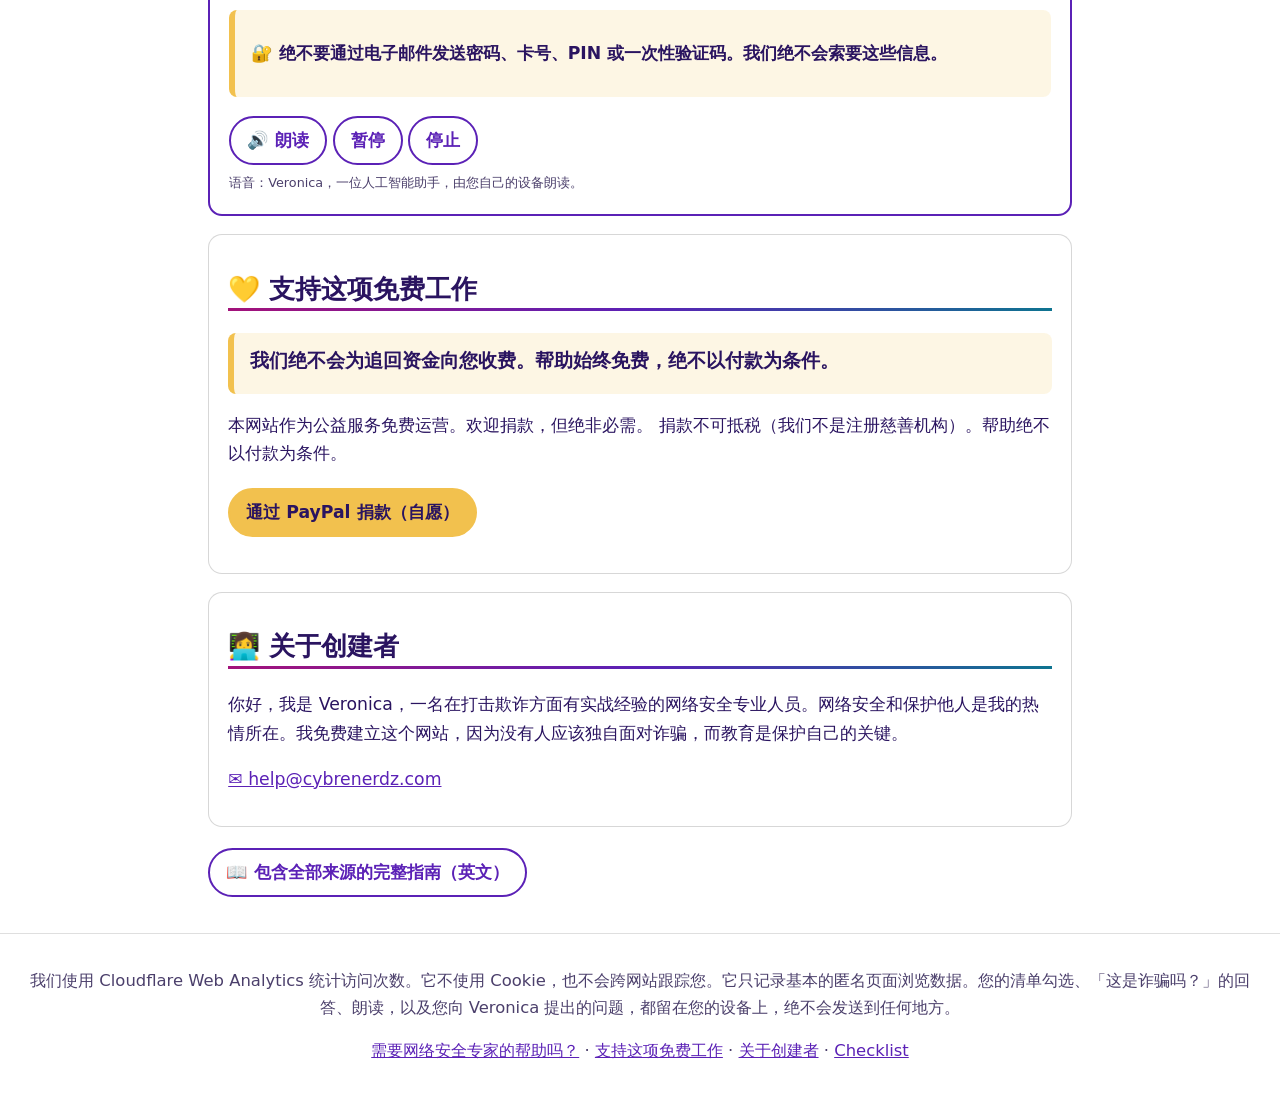
<file: zh/index.html>
<!doctype html>
<html lang="zh" dir="ltr" data-voice="zh-CN"><head><meta charset="utf-8"><meta name="viewport" content="width=device-width, initial-scale=1">
<meta name="referrer" content="no-referrer">
<meta http-equiv="Content-Security-Policy" content="default-src 'none'; script-src 'self' https://static.cloudflareinsights.com; style-src 'self'; img-src 'self'; connect-src https://cloudflareinsights.com; base-uri 'none'; form-action 'none'">
<title>遭遇攻击、欺诈或诈骗后现在该怎么做</title><link rel="stylesheet" href="../style.css">
<link rel="icon" type="image/png" sizes="32x32" href="../assets/favicon.png">
<link rel="icon" type="image/png" sizes="512x512" href="../assets/favicon-512.png">
<link rel="apple-touch-icon" sizes="180x180" href="../assets/favicon-180.png">
<script src="../assets/site.js" defer></script></head><body><a class="skip-link" href="#main">Skip to content</a><header class="site"><a href="../zh/index.html" class="brand"><img src="../assets/logo-640.jpg" alt="CyberNerdz 2.0 logo" width="320" height="180"></a><nav class="mainnav" aria-label="Site"><a href="#help-now">🆘</a> <a href="#scams">常见诈骗</a> <a href="#quiz">🧭</a> <a href="#expert">发邮件求助</a> <a href="#about">关于创建者</a></nav><nav class="langs" aria-label="Language / Idioma / 语言"><a href="../index.html" lang="en" hreflang="en">English</a> <a href="../es/index.html" lang="es" hreflang="es">Español</a> <a href="../zh/index.html" lang="zh" hreflang="zh" aria-current="true">简体中文</a> <a href="../vi/index.html" lang="vi" hreflang="vi">Tiếng Việt</a> <a href="../tl/index.html" lang="tl" hreflang="tl">Tagalog</a> <a href="../ko/index.html" lang="ko" hreflang="ko">한국어</a> <a href="../ar/index.html" lang="ar" hreflang="ar">العربية</a> <a href="../ru/index.html" lang="ru" hreflang="ru">Русский</a> <a href="../fr/index.html" lang="fr" hreflang="fr">Français</a> <a href="../ht/index.html" lang="ht" hreflang="ht">Kreyòl ayisyen</a> <a href="../pt/index.html" lang="pt" hreflang="pt">Português</a> <a href="../hi/index.html" lang="hi" hreflang="hi">हिन्दी</a></nav></header><main id="main"><p class="tnote" role="note">翻译版本——以英文版本为准（机器辅助翻译）。</p><section class="hero" id="top"><h1>深呼吸。您并不孤单。</h1><p class="lead">如果这件事发生在您身上，您并不孤单，这也不是您的错。骗子是专业的，每天都在欺骗善良、谨慎的人。一步一步来，不必今天就全部做完。</p><div class="toolbar js-only" hidden><button type="button" class="btn btn-primary tts-page">🔊 朗读整页</button> <button type="button" class="btn tts-pause">暂停</button> <button type="button" class="btn tts-stop">停止</button> <label class="speed">语速 <input type="range" class="tts-rate" min="0.6" max="1.4" step="0.1" value="0.9" aria-label="语速"></label> <button type="button" class="btn js-print">🖨️ 打印</button></div><p class="tts-none" hidden>此浏览器不支持朗读。您可以使用设备自带的屏幕阅读器。</p></section>
<aside class="lifeline" id="help-now"><h2>现在就需要帮助？</h2><ul><li>🚨 正处于危险中？请拨打 911。 <a class="tel" href="tel:911">911</a></li><li>💜 感到不堪重负或绝望？请拨打或发短信至 988，全天候、免费、保密。 <a class="tel" href="tel:988">988</a> · <a class="src" href="https://988lifeline.org/" rel="noopener noreferrer" target="_blank">988 Suicide &amp; Crisis Lifeline</a></li><li>📝 向 FTC 举报欺诈或诈骗： <a class="src" href="https://reportfraud.ftc.gov/" rel="noopener noreferrer" target="_blank">ReportFraud.ftc.gov (Federal Trade Commission)</a></li><li>🛡️ 向 FBI 举报网络犯罪： <a class="src" href="https://www.ic3.gov/" rel="noopener noreferrer" target="_blank">FBI Internet Crime Complaint Center (IC3)</a></li><li>👵 60 岁或以上？全国老年人欺诈热线： <a class="tel" href="tel:8333728311">833-372-8311</a> <span class="ltr">(833-FRAUD-11)</span> · <a class="src" href="https://ovc.ojp.gov/program/stop-elder-fraud/providing-help-restoring-hope" rel="noopener noreferrer" target="_blank">National Elder Fraud Hotline (U.S. DOJ, Office for Victims of Crime)</a></li></ul></aside>
<aside class="rule" id="bank-rule"><p class="rule-title">🏦 银行守则</p><p><strong>永远不要回应自称是您银行的电话或短信。不要回拨对方提供的号码，也不要点击他们的链接。挂断电话，拨打您信用卡或借记卡背面的号码。</strong></p><p>永远不要把您的 PIN、密码或一次性验证码告诉任何主动联系您的人。</p><p class="cite"><a class="src" href="https://www.fdic.gov/consumer-resource-center/2025-06/bank-impersonation-scams-and-fake-banks" rel="noopener noreferrer" target="_blank">FDIC – Bank impersonation scams and fake banks (June 2025)</a> · <a class="src" href="https://www.helpwithmybank.gov/about/message-from-director/past-message-2021-july/index-past-message-2021-july.html" rel="noopener noreferrer" target="_blank">OCC HelpWithMyBank – Multifactor authentication and scams</a></p></aside>
<section class="promises" id="promises"><h2>给自己的三个承诺</h2><div class="grid3"><div class="promise">🚫💰<p><strong>绝不支付赎金或勒索款。</strong></p><p class="cite"><a class="src" href="https://www.ic3.gov/CrimeInfo/Ransomware" rel="noopener noreferrer" target="_blank">IC3 – Ransomware</a></p></div><div class="promise">🤐<p><strong>绝不谈判。不要回复，也不要讨价还价。</strong></p><p class="cite"><a class="src" href="https://www.ic3.gov/PSA/2020/PSA200420" rel="noopener noreferrer" target="_blank">FBI IC3 PSA – Online extortion scams (Apr. 20, 2020)</a></p></div><div class="promise">📸<p><strong>删除任何内容之前先截图：消息、勒索信、交易记录、用户名、日期和时间。</strong></p></div></div></section>
<section class="card" id="steps"><h2>逐步操作</h2><div class="tts js-only" data-target="#steps" hidden><button type="button" class="btn tts-play">🔊 朗读</button> <button type="button" class="btn tts-pause">暂停</button> <button type="button" class="btn tts-stop">停止</button></div><p class="small muted">您的勾选只保存在本设备上。</p>
<h3>立即</h3><ol class="steps tick">
<li><label><input type="checkbox" class="keep" data-key="zh-s1"> <span>停止一切联系。挂断电话。不要回复。</span></label></li>
<li><label><input type="checkbox" class="keep" data-key="zh-s2"> <span>把受感染的电脑断开互联网或 Wi-Fi。如果无法断开，再关机（这会丢失部分证据，所以只在无法断开时才这样做）。</span></label></li>
<li><label><input type="checkbox" class="keep" data-key="zh-s3"> <span>如果涉及钱款或银行卡信息，请拨打卡背面的号码联系您的银行。</span></label></li>
<li><label><input type="checkbox" class="keep" data-key="zh-s4"> <span>把所有内容截图保存。</span></label></li>
</ol>
<h3>今天</h3><ol class="steps tick">
<li><label><input type="checkbox" class="keep" data-key="zh-s5"> <span>在 reportfraud.ftc.gov 和 ic3.gov 举报。</span></label></li>
<li><label><input type="checkbox" class="keep" data-key="zh-s6"> <span>向警方报案并保留报案编号。</span></label></li>
<li><label><input type="checkbox" class="keep" data-key="zh-s7"> <span>在可信的设备上更改密码（先改电子邮箱），并开启两步验证。</span></label></li>
</ol>
<h3>本周</h3><ol class="steps tick">
<li><label><input type="checkbox" class="keep" data-key="zh-s8"> <span>在 Equifax、Experian 和 TransUnion 冻结您的信用，免费。</span></label></li>
<li><label><input type="checkbox" class="keep" data-key="zh-s9"> <span>在 annualcreditreport.com 查看免费信用报告。</span></label></li>
</ol>
<h3>之后</h3><ol class="steps tick">
<li><label><input type="checkbox" class="keep" data-key="zh-s10"> <span>留意账单。绝不付钱给声称能追回您钱款的人。</span></label></li>
<li><label><input type="checkbox" class="keep" data-key="zh-s11"> <span>善待自己。如果感到沉重，请拨打或发短信至 988。</span></label></li>
</ol>
<p class="cite"><a class="src" href="https://www.cisa.gov/stopransomware/ive-been-hit-ransomware" rel="noopener noreferrer" target="_blank">CISA – I&#x27;ve been hit by ransomware!</a> · <a class="src" href="https://www.identitytheft.gov/" rel="noopener noreferrer" target="_blank">IdentityTheft.gov (FTC)</a> · <a class="src" href="https://www.equifax.com/personal/credit-report-services/credit-freeze/" rel="noopener noreferrer" target="_blank">Equifax – Security freeze</a> · <a class="src" href="https://www.experian.com/help/credit-freeze/" rel="noopener noreferrer" target="_blank">Experian – Credit freeze</a> · <a class="src" href="https://www.transunion.com/credit-freeze" rel="noopener noreferrer" target="_blank">TransUnion – Credit freeze</a> · <a class="src" href="https://www.annualcreditreport.com/" rel="noopener noreferrer" target="_blank">AnnualCreditReport.com</a></p></section>
<section id="scams"><h2>常见诈骗：点击展开</h2><div class="cards">
<details class="scard" id="scam-1"><summary><span class="ico" aria-hidden="true">🔒</span> 勒索软件和 README 勒索信</summary><div><p>不要打开信中的链接。不要联系或付款。截图，断开设备网络，并向警方、IC3 和 CISA 报告。</p><p class="cite"><a class="src" href="https://www.ic3.gov/CrimeInfo/Ransomware" rel="noopener noreferrer" target="_blank">IC3 – Ransomware</a> · <a class="src" href="https://www.cisa.gov/stopransomware/ive-been-hit-ransomware" rel="noopener noreferrer" target="_blank">CISA – I&#x27;ve been hit by ransomware!</a></p><div class="tts js-only" data-target="#scam-1" hidden><button type="button" class="btn tts-play">🔊 朗读</button> <button type="button" class="btn tts-pause">暂停</button> <button type="button" class="btn tts-stop">停止</button></div></div></details>
<details class="scard" id="scam-2"><summary><span class="ico" aria-hidden="true">👮</span> “FBI 来电”/“安全账户”诈骗</summary><div><p>政府绝不会要求您把钱转到“安全”账户，也不会要您交现金、黄金、礼品卡或加密货币。挂断电话，拨打您卡背面的号码。</p><p class="cite"><a class="src" href="https://www.ic3.gov/PSA/2023/PSA230929" rel="noopener noreferrer" target="_blank">FBI IC3 PSA – “Phantom Hacker” scams target senior citizens (Sept. 29, 2023)</a> · <a class="src" href="https://www.ic3.gov/PSA/2024/PSA240129" rel="noopener noreferrer" target="_blank">FBI IC3 PSA I-012924-PSA – Scammers use couriers to retrieve cash and precious metals (Jan. 29, 2024)</a></p><div class="tts js-only" data-target="#scam-2" hidden><button type="button" class="btn tts-play">🔊 朗读</button> <button type="button" class="btn tts-pause">暂停</button> <button type="button" class="btn tts-stop">停止</button></div></div></details>
<details class="scard" id="scam-3"><summary><span class="ico" aria-hidden="true">🌐</span> “我们有您的 IP 地址”威胁</summary><div><p>仅凭一个 IP 地址，任何人都无法控制您或您的设备。这是恐吓手段。不要付款，不要回复，截图并举报。</p><p class="cite"><a class="src" href="https://www.ic3.gov/PSA/2020/PSA200420" rel="noopener noreferrer" target="_blank">FBI IC3 PSA – Online extortion scams (Apr. 20, 2020)</a> · <a class="src" href="https://traficom.fi/en/everyday-information-security/sextortion-scams-dont-believe-scammers-claims" rel="noopener noreferrer" target="_blank">Traficom (Finnish Transport and Communications Agency) – Sextortion scams: don&#x27;t believe the scammers&#x27; claims</a></p><div class="tts js-only" data-target="#scam-3" hidden><button type="button" class="btn tts-play">🔊 朗读</button> <button type="button" class="btn tts-pause">暂停</button> <button type="button" class="btn tts-stop">停止</button></div></div></details>
<details class="scard" id="scam-4"><summary><span class="ico" aria-hidden="true">📈</span> “杀猪盘”（加密货币投资）</summary><div><p>友善的陌生人把您引到假平台，显示虚假收益，然后要求缴纳“税”或“手续费”才能提现。停止付款并举报。</p><p class="cite"><a class="src" href="https://www.fincen.gov/sites/default/files/shared/FinCEN_Alert_Pig_Butchering_FINAL_508c.pdf" rel="noopener noreferrer" target="_blank">FinCEN Alert FIN-2023-Alert005 on “pig butchering” (PDF)</a> · <a class="src" href="https://www.justice.gov/opa/pr/chairman-prince-group-indicted-operating-cambodian-forced-labor-scam-compounds-engaged" rel="noopener noreferrer" target="_blank">U.S. Department of Justice – Prince Group indictment and forfeiture (Oct. 14, 2025)</a></p><div class="tts js-only" data-target="#scam-4" hidden><button type="button" class="btn tts-play">🔊 朗读</button> <button type="button" class="btn tts-pause">暂停</button> <button type="button" class="btn tts-stop">停止</button></div></div></details>
<details class="scard" id="scam-5"><summary><span class="ico" aria-hidden="true">📱</span> 二维码、设备配对和登录验证码</summary><div><p>不要扫描意外收到的“群邀请”二维码，不要分享验证码，不要批准不是您发起的登录。移除不认识的已关联设备。</p><p class="cite"><a class="src" href="https://cloud.google.com/blog/topics/threat-intelligence/russia-targeting-signal-messenger" rel="noopener noreferrer" target="_blank">Google Threat Intelligence – Russia-aligned actors targeting Signal “linked devices” (Feb. 2025)</a> · <a class="src" href="https://www.microsoft.com/en-us/security/blog/2025/02/13/storm-2372-conducts-device-code-phishing-campaign/" rel="noopener noreferrer" target="_blank">Microsoft Threat Intelligence – Storm-2372 device code phishing (Feb. 13, 2025)</a></p><div class="tts js-only" data-target="#scam-5" hidden><button type="button" class="btn tts-play">🔊 朗读</button> <button type="button" class="btn tts-pause">暂停</button> <button type="button" class="btn tts-stop">停止</button></div></div></details>
<details class="scard" id="scam-6"><summary><span class="ico" aria-hidden="true">✉️</span> 诈骗短信和邮件</summary><div><p>不要点击。在官方应用中核实。把短信转发到 7726，把邮件转发到 reportphishing@apwg.org。</p><p class="cite"><a class="src" href="https://www.uspis.gov/news/scam-article/smishing" rel="noopener noreferrer" target="_blank">U.S. Postal Inspection Service – Smishing: package tracking text scams</a> · <a class="src" href="https://apwg.org/reportphishing/" rel="noopener noreferrer" target="_blank">Anti-Phishing Working Group – Report phishing emails</a></p><div class="tts js-only" data-target="#scam-6" hidden><button type="button" class="btn tts-play">🔊 朗读</button> <button type="button" class="btn tts-pause">暂停</button> <button type="button" class="btn tts-stop">停止</button></div></div></details>
<details class="scard" id="scam-7"><summary><span class="ico" aria-hidden="true">💬</span> 恋爱和社交媒体诈骗</summary><div><p>从未见过面的人向您要钱或让您投资。停止汇款，和您信任的人谈谈。</p><p class="cite"><a class="src" href="https://reportfraud.ftc.gov/" rel="noopener noreferrer" target="_blank">ReportFraud.ftc.gov (Federal Trade Commission)</a> · <a class="src" href="https://www.ic3.gov/" rel="noopener noreferrer" target="_blank">FBI Internet Crime Complaint Center (IC3)</a></p><div class="tts js-only" data-target="#scam-7" hidden><button type="button" class="btn tts-play">🔊 朗读</button> <button type="button" class="btn tts-pause">暂停</button> <button type="button" class="btn tts-stop">停止</button></div></div></details>
<details class="scard" id="scam-8"><summary><span class="ico" aria-hidden="true">🕊️</span> 葬礼和哀悼诈骗</summary><div><p>对您的失去深表遗憾。殡仪馆不会只为观看仪式而收费。请直接向殡仪馆索取真实链接。</p><p class="cite"><a class="src" href="https://www.wgem.com/2024/01/24/scammers-target-grieving-families-with-fake-facebook-pages/" rel="noopener noreferrer" target="_blank">WGEM News – BBB warns of fake funeral livestream pages (Jan. 2024)</a></p><div class="tts js-only" data-target="#scam-8" hidden><button type="button" class="btn tts-play">🔊 朗读</button> <button type="button" class="btn tts-pause">暂停</button> <button type="button" class="btn tts-stop">停止</button></div></div></details>
<details class="scard" id="scam-9"><summary><span class="ico" aria-hidden="true">🤝</span> 保护老年人和残障人士</summary><div><p>得州虐待举报热线 1-800-252-5400 或 txabusehotline.org。老年人欺诈热线 833-FRAUD-11。</p><p class="cite"><a class="src" href="https://www.dfps.texas.gov/Contact_Us/report_abuse.asp" rel="noopener noreferrer" target="_blank">Texas Abuse Hotline (Texas DFPS – Adult Protective Services)</a> · <a class="src" href="https://ovc.ojp.gov/program/stop-elder-fraud/providing-help-restoring-hope" rel="noopener noreferrer" target="_blank">National Elder Fraud Hotline (U.S. DOJ, Office for Victims of Crime)</a></p><div class="tts js-only" data-target="#scam-9" hidden><button type="button" class="btn tts-play">🔊 朗读</button> <button type="button" class="btn tts-pause">暂停</button> <button type="button" class="btn tts-stop">停止</button></div></div></details>
</div></section>
<section class="card quiz" id="quiz"><h2>🧭 这是诈骗吗？快速自查</h2><p>回答几个问题。您的选择不会离开本页面。</p><noscript><p class="small">(此浏览器不支持朗读。您可以使用设备自带的屏幕阅读器。)</p></noscript><ol>
<li><fieldset><legend>是对方突然主动联系您的吗？</legend><label><input type="radio" name="q0" value="1"> 是</label> <label><input type="radio" name="q0" value="0"> 否</label></fieldset></li>
<li><fieldset><legend>对方是否在催促您，或说很快会发生坏事？</legend><label><input type="radio" name="q1" value="1"> 是</label> <label><input type="radio" name="q1" value="0"> 否</label></fieldset></li>
<li><fieldset><legend>对方是否要礼品卡、加密货币、黄金、现金或电汇？</legend><label><input type="radio" name="q2" value="1"> 是</label> <label><input type="radio" name="q2" value="0"> 否</label></fieldset></li>
<li><fieldset><legend>对方是否索要密码、PIN 或一次性验证码？</legend><label><input type="radio" name="q3" value="1"> 是</label> <label><input type="radio" name="q3" value="0"> 否</label></fieldset></li>
<li><fieldset><legend>对方是否要求您保密？</legend><label><input type="radio" name="q4" value="1"> 是</label> <label><input type="radio" name="q4" value="0"> 否</label></fieldset></li>
<li><fieldset><legend>对方是否自称来自您的银行、政府或技术支持？</legend><label><input type="radio" name="q5" value="1"> 是</label> <label><input type="radio" name="q5" value="0"> 否</label></fieldset></li>
</ol><div class="quiz-out" aria-live="polite" data-r0="这些问题没有显示警示信号。不过，如有任何不对劲，请停下来，向信任的人确认。" data-r1="请小心：至少有一个警示信号。停下来，用您已知的电话号码或应用核实。" data-r2="这看起来是诈骗。停止联系，不要付款，按本页步骤处理。"></div></section>
<section id="cases"><h2>📰 真实案例</h2><div class="grid3">
<article class="story"><h3>达拉斯市，2023 年</h3><p>市政府报告称，勒索软件攻击者于 2023 年 4 月 7 日进入系统，5 月 3 日开始加密服务器。30,253 人的个人信息可能被泄露。</p><p class="cite"><a class="src" href="https://dallascityhall.com/departments/ciservices/DCH%20Documents/dallas-after-action-review-slideshow-of-ransomware-attack.pdf" rel="noopener noreferrer" target="_blank">City of Dallas – After-Action Report, May 2023 ransomware incident (PDF)</a></p></article>
<article class="story"><h3>“幽灵黑客”诈骗，2023 年</h3><p>2023 年 1 月至 6 月，FBI 收到 19,000 起技术支持诈骗投诉，损失超过 5.42 亿美元。近一半受害者超过 60 岁。</p><p class="cite"><a class="src" href="https://www.ic3.gov/PSA/2023/PSA230929" rel="noopener noreferrer" target="_blank">FBI IC3 PSA – “Phantom Hacker” scams target senior citizens (Sept. 29, 2023)</a></p></article>
<article class="story"><h3>太子集团案，2025 年</h3><p>美国司法部宣布就强迫劳动诈骗园区提起指控，并对约 127,271 枚比特币提起没收诉讼。指控仅为指控。</p><p class="cite"><a class="src" href="https://www.justice.gov/opa/pr/chairman-prince-group-indicted-operating-cambodian-forced-labor-scam-compounds-engaged" rel="noopener noreferrer" target="_blank">U.S. Department of Justice – Prince Group indictment and forfeiture (Oct. 14, 2025)</a></p></article>
</div></section>
<section class="card feature" id="expert"><h2>🧑‍💻 需要网络安全专家的帮助吗？</h2><p>如果希望有人帮您看看发生了什么，请给我们写信。这是免费的公益服务。</p><p><a class="btn btn-primary" href="mailto:help@cybrenerdz.com?subject=Help%20request">✉️ 发邮件求助</a> <span class="small">help@cybrenerdz.com</span></p><aside class="rule"><p>🔐 <strong>绝不要通过电子邮件发送密码、卡号、PIN 或一次性验证码。我们绝不会索要这些信息。</strong></p></aside><div class="tts js-only" data-target="#expert" hidden><button type="button" class="btn tts-play">🔊 朗读</button> <button type="button" class="btn tts-pause">暂停</button> <button type="button" class="btn tts-stop">停止</button></div></section>
<section class="card" id="support"><h2>💛 支持这项免费工作</h2><aside class="rule"><p class="rule-title">我们绝不会为追回资金向您收费。帮助始终免费，绝不以付款为条件。</p></aside><p>本网站作为公益服务免费运营。欢迎捐款，但绝非必需。 捐款不可抵税（我们不是注册慈善机构）。帮助绝不以付款为条件。</p><p><a class="btn btn-gold" href="https://www.paypal.com/donate?business=help%40cybrenerdz.com&amp;currency_code=USD" rel="noopener noreferrer" target="_blank">通过 PayPal 捐款（自愿）</a></p></section>
<section class="card about" id="about"><h2>👩‍💻 关于创建者</h2><p>你好，我是 Veronica，一名在打击欺诈方面有实战经验的网络安全专业人员。网络安全和保护他人是我的热情所在。我免费建立这个网站，因为没有人应该独自面对诈骗，而教育是保护自己的关键。</p><p><a href="mailto:help@cybrenerdz.com?subject=Help%20request">✉️ help@cybrenerdz.com</a></p></section><p><a class="btn" href="../index.html#guide" hreflang="en">📖 包含全部来源的完整指南（英文）</a></p></main><footer class="site"><p>我们使用 Cloudflare Web Analytics 统计访问次数。它不使用 Cookie，也不会跨网站跟踪您。它只记录基本的匿名页面浏览数据。您的清单勾选、「这是诈骗吗？」的回答、朗读，以及您向 Veronica 提出的问题，都留在您的设备上，绝不会发送到任何地方。</p><p><a href="#expert">需要网络安全专家的帮助吗？</a> · <a href="#support">支持这项免费工作</a> · <a href="#about">关于创建者</a> · <a href="../checklist.html" hreflang="en">Checklist</a></p></footer><script defer src='https://static.cloudflareinsights.com/beacon.min.js' data-cf-beacon='{"token": "b9d35d202a1a4cb9be90fd8a0bf896b5"}'></script></body></html>
</file>
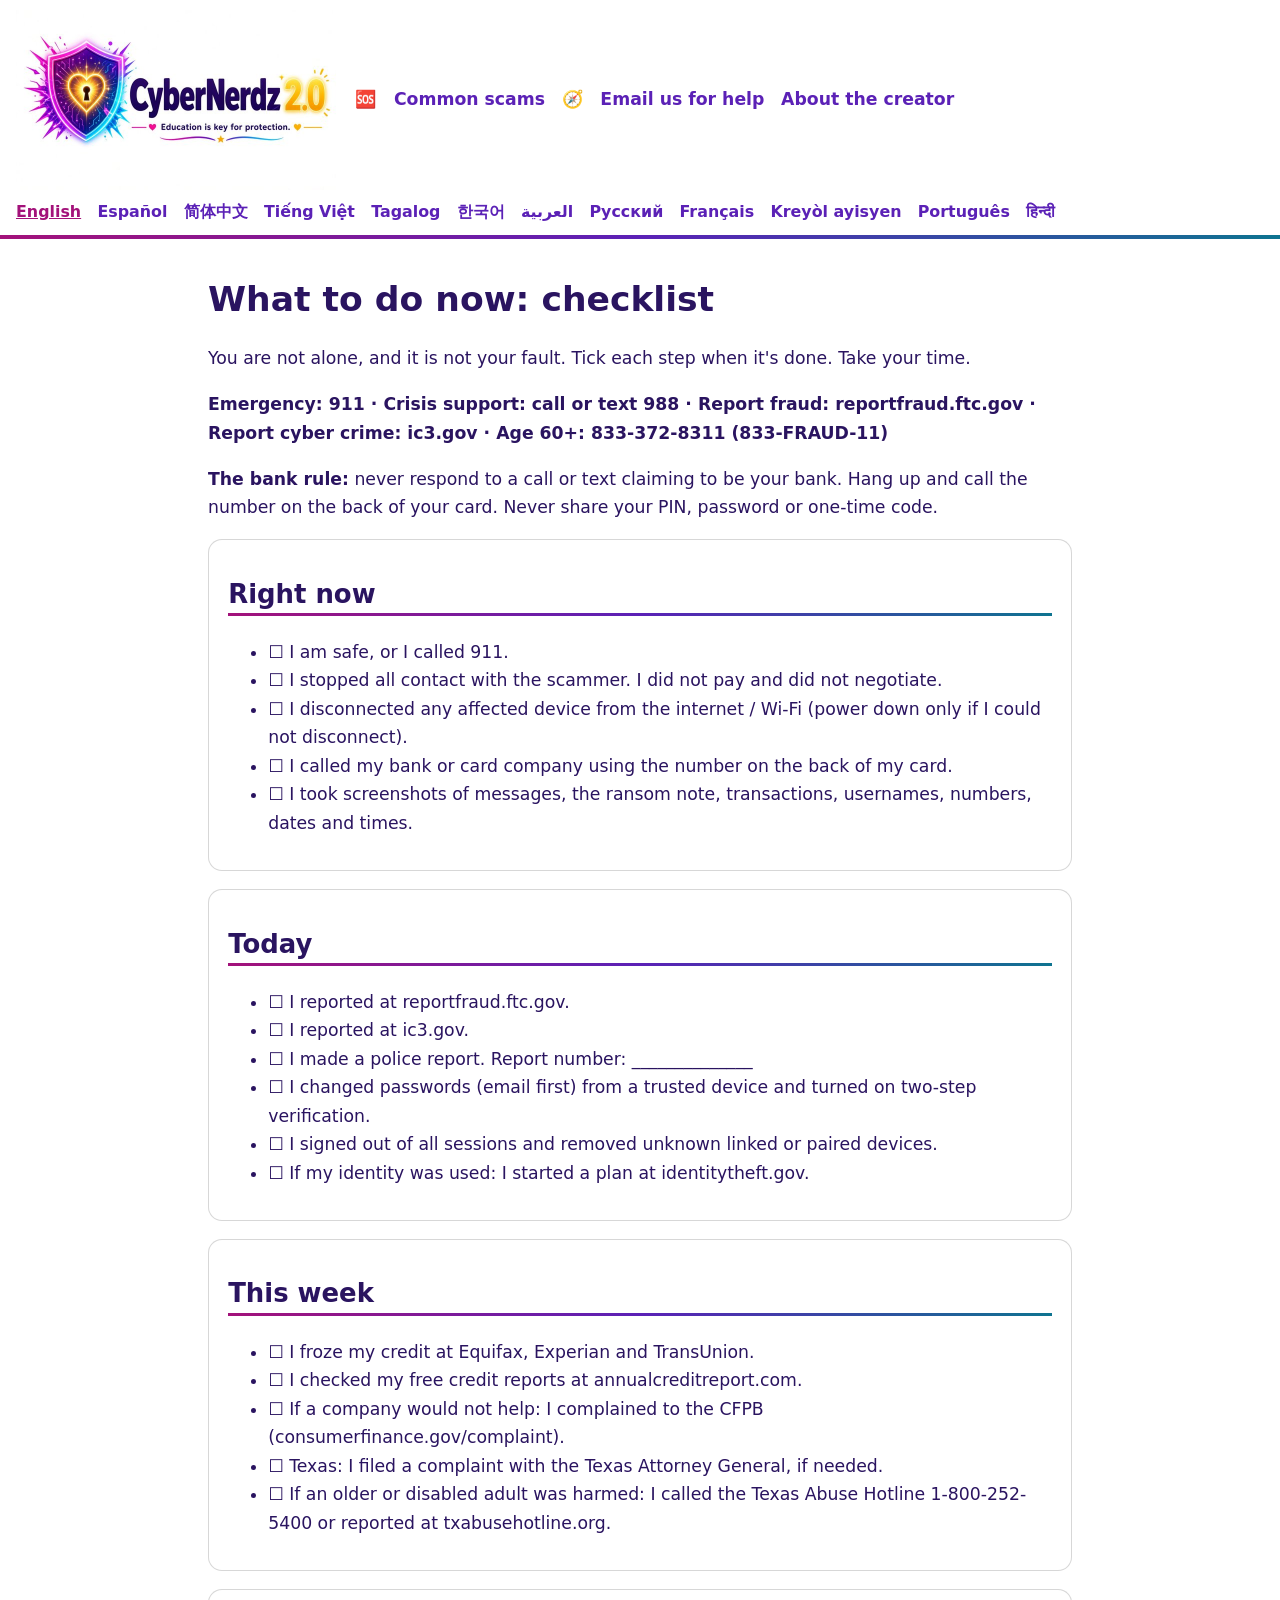
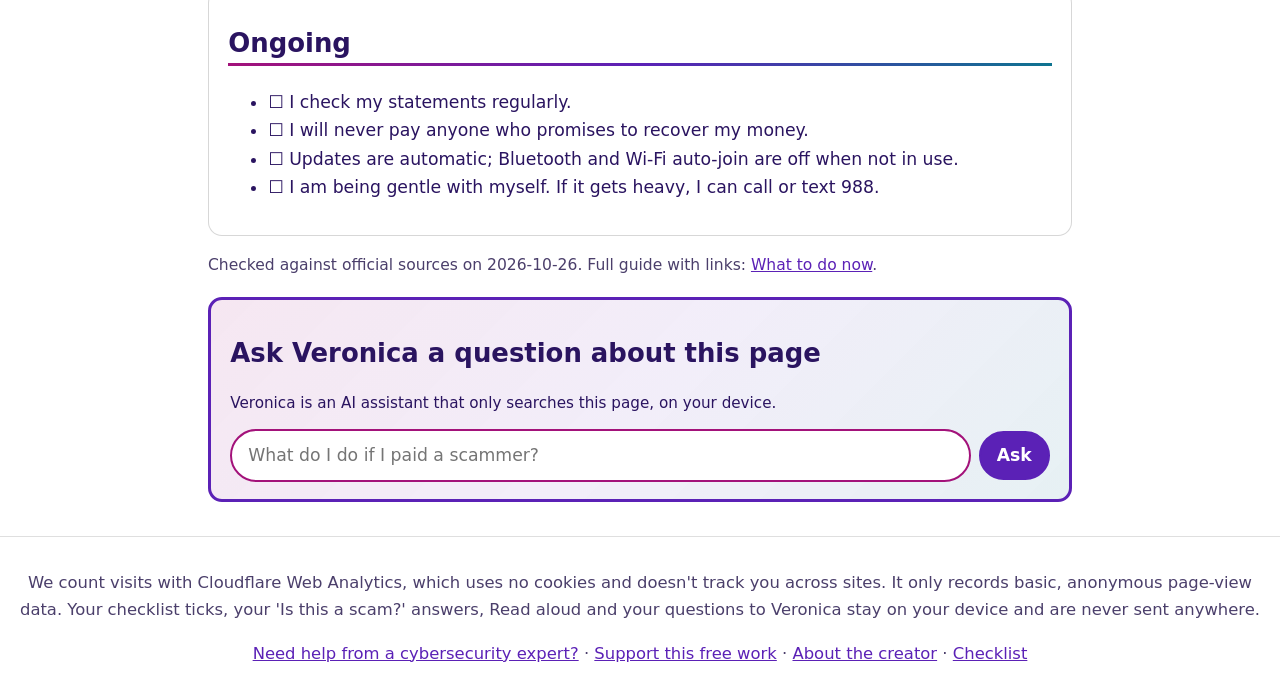
<file: checklist.html>
<!doctype html>
<html lang="en" dir="ltr" data-voice="en-US"><head><meta charset="utf-8"><meta name="viewport" content="width=device-width, initial-scale=1">
<meta name="referrer" content="no-referrer">
<meta http-equiv="Content-Security-Policy" content="default-src 'none'; script-src 'self' https://static.cloudflareinsights.com; style-src 'self'; img-src 'self'; connect-src https://cloudflareinsights.com; base-uri 'none'; form-action 'none'">
<title>What to do now: printable checklist</title><link rel="stylesheet" href="style.css">
<link rel="icon" type="image/png" sizes="32x32" href="assets/favicon.png">
<link rel="icon" type="image/png" sizes="512x512" href="assets/favicon-512.png">
<link rel="apple-touch-icon" sizes="180x180" href="assets/favicon-180.png">
<script src="assets/site.js" defer></script></head><body><a class="skip-link" href="#main">Skip to content</a><header class="site"><a href="index.html" class="brand"><img src="assets/logo-640.jpg" alt="CyberNerdz 2.0 logo" width="320" height="180"></a><nav class="mainnav" aria-label="Site"><a href="#help-now">🆘</a> <a href="#scams">Common scams</a> <a href="#quiz">🧭</a> <a href="#expert">Email us for help</a> <a href="#about">About the creator</a></nav><nav class="langs" aria-label="Language / Idioma / 语言"><a href="index.html" lang="en" hreflang="en" aria-current="true">English</a> <a href="es/index.html" lang="es" hreflang="es">Español</a> <a href="zh/index.html" lang="zh" hreflang="zh">简体中文</a> <a href="vi/index.html" lang="vi" hreflang="vi">Tiếng Việt</a> <a href="tl/index.html" lang="tl" hreflang="tl">Tagalog</a> <a href="ko/index.html" lang="ko" hreflang="ko">한국어</a> <a href="ar/index.html" lang="ar" hreflang="ar">العربية</a> <a href="ru/index.html" lang="ru" hreflang="ru">Русский</a> <a href="fr/index.html" lang="fr" hreflang="fr">Français</a> <a href="ht/index.html" lang="ht" hreflang="ht">Kreyòl ayisyen</a> <a href="pt/index.html" lang="pt" hreflang="pt">Português</a> <a href="hi/index.html" lang="hi" hreflang="hi">हिन्दी</a></nav></header><main id="main"><div class="wtd wtd-checklist">
<h1>What to do now: checklist</h1>
<p>You are not alone, and it is not your fault. Tick each step when it's done. Take your time.</p>
<p><strong>Emergency: 911 · Crisis support: call or text 988 · Report fraud: reportfraud.ftc.gov · Report cyber crime: ic3.gov · Age 60+: 833-372-8311 (833-FRAUD-11)</strong></p>
<p><strong>The bank rule:</strong> never respond to a call or text claiming to be your bank. Hang up and call the number on the back of your card. Never share your PIN, password or one-time code.</p>

<section class="card"><h2>Right now</h2><ul class="tick"><li><span class="box" aria-hidden="true">&#9744;</span> I am safe, or I called 911.</li><li><span class="box" aria-hidden="true">&#9744;</span> I stopped all contact with the scammer. I did not pay and did not negotiate.</li><li><span class="box" aria-hidden="true">&#9744;</span> I disconnected any affected device from the internet / Wi-Fi (power down only if I could not disconnect).</li><li><span class="box" aria-hidden="true">&#9744;</span> I called my bank or card company using the number on the back of my card.</li><li><span class="box" aria-hidden="true">&#9744;</span> I took screenshots of messages, the ransom note, transactions, usernames, numbers, dates and times.</li></ul></section><section class="card"><h2>Today</h2><ul class="tick"><li><span class="box" aria-hidden="true">&#9744;</span> I reported at reportfraud.ftc.gov.</li><li><span class="box" aria-hidden="true">&#9744;</span> I reported at ic3.gov.</li><li><span class="box" aria-hidden="true">&#9744;</span> I made a police report. Report number: ______________</li><li><span class="box" aria-hidden="true">&#9744;</span> I changed passwords (email first) from a trusted device and turned on two-step verification.</li><li><span class="box" aria-hidden="true">&#9744;</span> I signed out of all sessions and removed unknown linked or paired devices.</li><li><span class="box" aria-hidden="true">&#9744;</span> If my identity was used: I started a plan at identitytheft.gov.</li></ul></section><section class="card"><h2>This week</h2><ul class="tick"><li><span class="box" aria-hidden="true">&#9744;</span> I froze my credit at Equifax, Experian and TransUnion.</li><li><span class="box" aria-hidden="true">&#9744;</span> I checked my free credit reports at annualcreditreport.com.</li><li><span class="box" aria-hidden="true">&#9744;</span> If a company would not help: I complained to the CFPB (consumerfinance.gov/complaint).</li><li><span class="box" aria-hidden="true">&#9744;</span> Texas: I filed a complaint with the Texas Attorney General, if needed.</li><li><span class="box" aria-hidden="true">&#9744;</span> If an older or disabled adult was harmed: I called the Texas Abuse Hotline 1-800-252-5400 or reported at txabusehotline.org.</li></ul></section><section class="card"><h2>Ongoing</h2><ul class="tick"><li><span class="box" aria-hidden="true">&#9744;</span> I check my statements regularly.</li><li><span class="box" aria-hidden="true">&#9744;</span> I will never pay anyone who promises to recover my money.</li><li><span class="box" aria-hidden="true">&#9744;</span> Updates are automatic; Bluetooth and Wi-Fi auto-join are off when not in use.</li><li><span class="box" aria-hidden="true">&#9744;</span> I am being gentle with myself. If it gets heavy, I can call or text 988.</li></ul></section>
<p class="small muted">Checked against official sources on 2026-10-26. Full guide with links: <a href="index.html">What to do now</a>.</p>
</div></main><footer class="site"><p>We count visits with Cloudflare Web Analytics, which uses no cookies and doesn't track you across sites. It only records basic, anonymous page-view data. Your checklist ticks, your 'Is this a scam?' answers, Read aloud and your questions to Veronica stay on your device and are never sent anywhere.</p><p><a href="#expert">Need help from a cybersecurity expert?</a> · <a href="#support">Support this free work</a> · <a href="#about">About the creator</a> · <a href="checklist.html" hreflang="en">Checklist</a></p></footer><script defer src='https://static.cloudflareinsights.com/beacon.min.js' data-cf-beacon='{"token": "b9d35d202a1a4cb9be90fd8a0bf896b5"}'></script></body></html>
</file>
<file: style.css>
/* CyberNerdz 2.0 palette. All text colors meet WCAG AA on their backgrounds. */
:root{--ink:#2a1460;--bg:#fff;--muted:#4b3f6b;--violet:#5b21b6;--magenta:#a3127a;--cyan:#0e7490;--gold:#f2c14e;--gold-ink:#7a4d00;--soft:#f6f2ff}
@media (prefers-color-scheme:dark){:root{--ink:#efe9ff;--bg:#140a2e;--muted:#c9bfe6;--violet:#c4a8ff;--magenta:#ff8fd6;--cyan:#67e8f9;--gold-ink:#f2c14e;--soft:#1f1245}}
*{box-sizing:border-box}html{scroll-behavior:smooth;overflow-x:hidden}
body{margin:0;font:1.08rem/1.65 system-ui,-apple-system,"Segoe UI",Roboto,"Noto Sans",sans-serif;color:var(--ink);background:var(--bg)}
main{max-width:56rem;margin:0 auto;padding:1rem}h1,h2,h3{color:var(--ink);line-height:1.25}h2{border-bottom:3px solid;border-image:linear-gradient(90deg,var(--magenta),var(--violet),var(--cyan)) 1;padding-bottom:.2rem}
a{color:var(--violet)}a:hover{color:var(--magenta)}
.skip-link{position:absolute;width:1px;height:1px;overflow:hidden;clip:rect(0 0 0 0);white-space:nowrap}.skip-link:focus{width:auto;height:auto;clip:auto;top:1rem;inset-inline-start:1rem;background:var(--bg);padding:.5rem;z-index:9}
:focus-visible{outline:3px solid var(--gold);outline-offset:2px}
header.site{display:flex;flex-wrap:wrap;align-items:center;gap:.6rem 1.2rem;padding:.6rem 1rem;border-bottom:4px solid;border-image:linear-gradient(90deg,var(--magenta),var(--violet),var(--cyan)) 1}
header.site img{display:block;height:auto;max-width:min(320px,70vw)}
.mainnav a,.langs a{margin-inline-end:.7rem;font-weight:600;text-decoration:none}.langs{font-size:.92em}.langs a[aria-current]{color:var(--magenta);text-decoration:underline}
footer.site{padding:1rem;text-align:center;color:var(--muted);border-top:1px solid #8884;font-size:.95em}
.tnote{background:var(--soft);border-inline-start:5px solid var(--cyan);padding:.5rem .8rem;border-radius:6px}
.hero{background:linear-gradient(135deg,rgba(163,18,122,.08),rgba(91,33,182,.08),rgba(14,116,144,.08));border-radius:16px;padding:1.4rem 1.2rem;margin:1rem 0}
.lead{font-size:1.18em}.small{font-size:.9em}.muted{color:var(--muted)}.cite{font-size:.88em;color:var(--muted)}
.card{border:1px solid #8885;border-radius:14px;padding:1rem 1.2rem;margin:1.1rem 0;background:var(--bg)}
.feature{border:2px solid var(--violet)}
.btn{display:inline-block;padding:.5rem 1rem;border:2px solid var(--violet);border-radius:999px;background:transparent;color:var(--violet);font:inherit;font-weight:600;text-decoration:none;cursor:pointer;margin:.2rem 0}
.btn-primary{background:var(--violet);color:#fff}.btn-gold{background:var(--gold);border-color:var(--gold);color:#2a1460}
@media (prefers-color-scheme:dark){.btn-primary{color:#140a2e}}
.lifeline{border:3px solid var(--magenta);border-radius:14px;padding:1rem 1.25rem;margin:1rem 0;background:rgba(163,18,122,.06)}
.lifeline ul{padding-inline-start:1.1rem}.tel{font-weight:700;white-space:nowrap}
.rule{border-inline-start:6px solid var(--gold);background:rgba(242,193,78,.15);padding:.75rem 1rem;margin:1rem 0;border-radius:8px}
.rule-title{font-weight:800;font-size:1.1em;margin:0 0 .35rem}
.grid3{display:grid;gap:.8rem;grid-template-columns:repeat(auto-fit,minmax(15rem,1fr))}
.promise,.story{border:1px solid #8885;border-radius:14px;padding:.9rem;background:var(--soft)}.promise{font-size:1.4em}.promise p{font-size:.72em}
.cards{display:grid;gap:.6rem}
details.scard{border:1px solid #8885;border-radius:12px;padding:.2rem .9rem;background:var(--soft)}
details.scard summary{cursor:pointer;font-weight:700;padding:.6rem 0;list-style-position:outside}
.ico{font-size:1.4em;margin-inline-end:.3rem}
ol.tick{list-style:none;padding-inline-start:0}ol.tick li{margin:.35rem 0}ol.tick label{display:flex;gap:.6rem;align-items:flex-start;cursor:pointer}
input[type=checkbox]{width:1.3em;height:1.3em;accent-color:var(--violet);flex:none;margin-top:.2em}
input:checked+span{text-decoration:line-through;color:var(--muted)}
.quiz fieldset{border:0;padding:0;margin:.3rem 0}.quiz legend{font-weight:600}.quiz label{margin-inline-end:1rem}
.quiz-out{font-weight:700;font-size:1.1em;padding:.6rem;border-radius:8px}.quiz-out.lvl0{background:rgba(14,116,144,.12)}.quiz-out.lvl1{background:rgba(242,193,78,.25)}.quiz-out.lvl2{background:rgba(163,18,122,.14)}
.tts{margin:.4rem 0}.speed{white-space:nowrap}
.tts-note{display:block;margin:.35rem 0 0;font-size:.8rem;font-weight:500;line-height:1.45;color:var(--muted)}
.tts-measure{position:absolute;width:42rem;left:-12000px;top:0;overflow:hidden}
.ask{border:3px solid var(--violet);background:linear-gradient(135deg,rgba(163,18,122,.1),rgba(91,33,182,.08),rgba(14,116,144,.1))}
.ask h2{border:0;padding:0}
.ask-disclose{margin:.15rem 0 .75rem;font-size:.95rem}
.ask .ask-row{display:flex;flex-wrap:wrap;gap:.5rem;align-items:center}
.ask input[type="search"]{flex:1 1 14rem;min-width:0;font:inherit;color:var(--ink);background:var(--bg);border:2px solid var(--magenta);border-radius:999px;padding:.65rem 1rem}
.ask-bubble{display:grid;gap:.7rem;margin-top:.9rem}
.ask-hit-card{background:var(--soft);border-radius:14px;padding:.8rem .95rem;border-inline-start:6px solid var(--magenta)}
.ask-passage{margin:0 0 .45rem;padding:0;border:0;background:transparent;font-family:inherit;font-size:1rem}
.ask-jump{font-weight:800}
.ask-miss{margin:.7rem 0 0}
.ask-hit{box-shadow:0 0 0 4px var(--gold);border-radius:14px}
@media (prefers-reduced-motion:no-preference){.ask-hit{animation:askglow 1.2s ease}}
@keyframes askglow{from{box-shadow:0 0 0 0 var(--gold)}to{box-shadow:0 0 0 4px var(--gold)}}
@media (max-width:640px){.ask .ask-row{flex-direction:column;align-items:stretch}.ask .ask-go{width:100%}}
.example{border:1px dashed #888;border-radius:8px;padding:.6rem .9rem;margin:.6rem 0}.example .label{font-size:.8em;text-transform:uppercase;letter-spacing:.05em;margin:0}
blockquote{margin:.4rem 0;padding:.4rem .8rem;border-inline-start:4px solid var(--cyan);font-family:ui-monospace,monospace;overflow-wrap:anywhere}
details.guide>summary{cursor:pointer}details.guide>summary h2{display:inline}
.toc ol{columns:2 16rem}
[dir=rtl] body{text-align:right}
@media print{header.site nav,.langs,.toolbar,.tts,.tts-note,.ask,.btn,.skip-link,.quiz,.toc{display:none!important}.card,.lifeline{border:1px solid #999;break-inside:avoid-page}details{display:block}details>*{display:block}a.src::after{content:" (" attr(href) ")";font-size:.8em;word-break:break-all}a{color:#000}body{color:#000;background:#fff}}
.tel,.ltr{direction:ltr;unicode-bidi:isolate}
</file>
